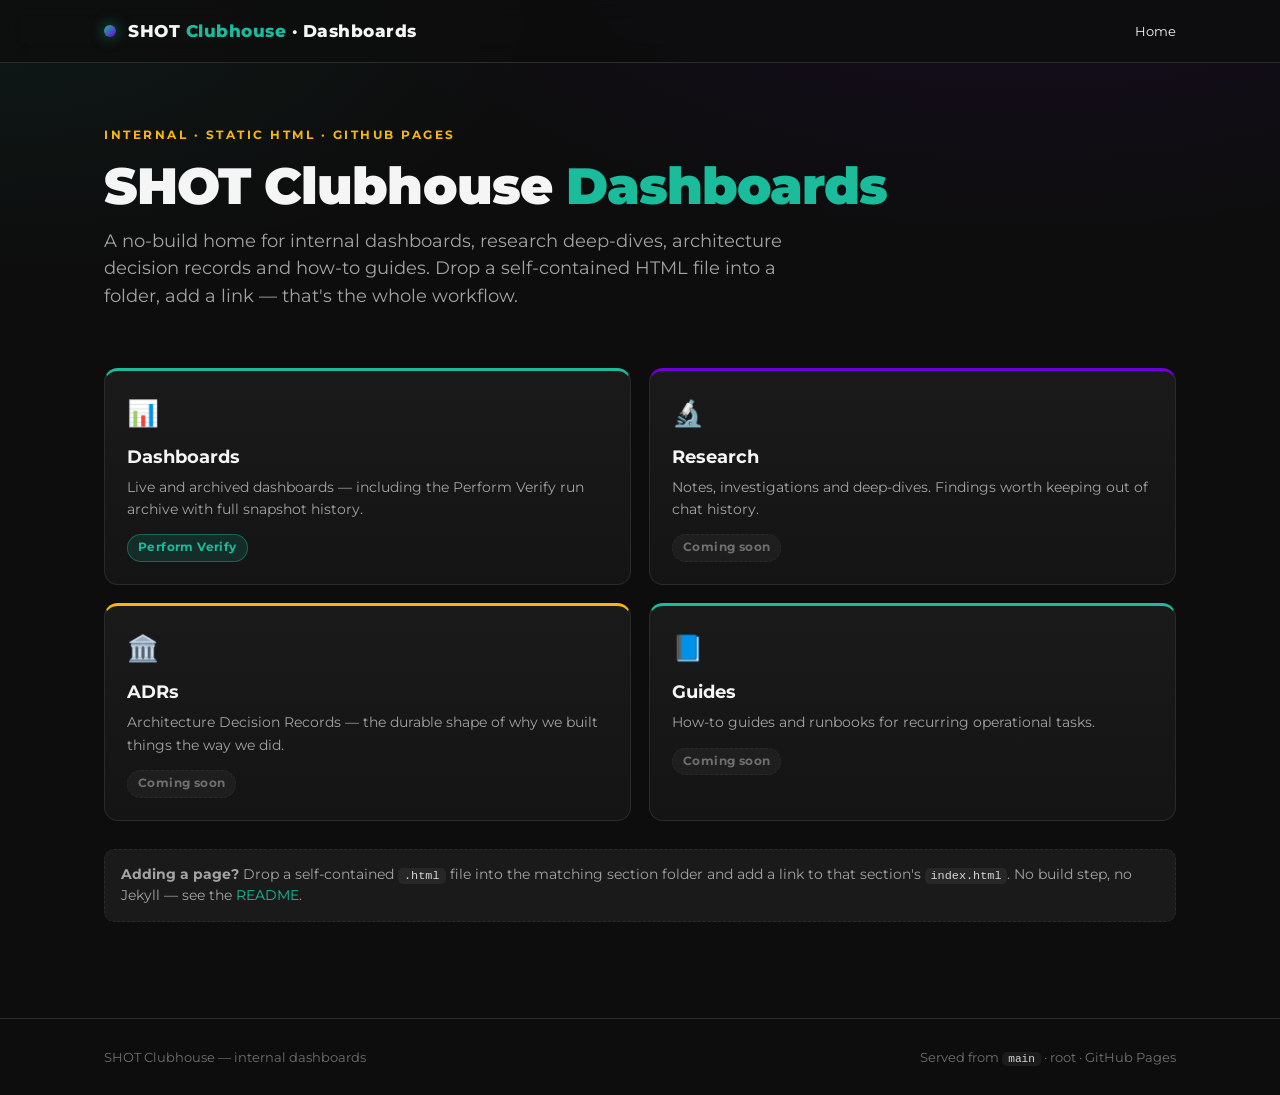
<file: index.html>
<!DOCTYPE html>
<html lang="en">
<head>
<meta charset="UTF-8" />
<meta name="viewport" content="width=device-width, initial-scale=1.0" />
<title>SHOT Clubhouse — Dashboards</title>
<link rel="stylesheet" href="assets/style.css" />
</head>
<body>

<div class="topbar">
  <div class="wrap">
    <div class="brand"><span class="dot"></span><span class="name">SHOT <span>Clubhouse</span> · Dashboards</span></div>
    <div class="crumbs"><span class="here">Home</span></div>
  </div>
</div>

<div class="wrap">
  <section class="hero">
    <div class="eyebrow">Internal · Static HTML · GitHub Pages</div>
    <h1>SHOT Clubhouse <span class="accent">Dashboards</span></h1>
    <p class="lede">A no-build home for internal dashboards, research deep-dives, architecture decision records and how-to guides. Drop a self-contained HTML file into a folder, add a link — that's the whole workflow.</p>
  </section>

  <section class="section">
    <div class="grid cols-2">
      <a class="card accent-teal" href="dashboards/index.html">
        <span class="icon">📊</span>
        <h3>Dashboards</h3>
        <p>Live and archived dashboards — including the Perform Verify run archive with full snapshot history.</p>
        <div class="meta"><span class="pill green">Perform Verify</span></div>
      </a>

      <a class="card accent-purple" href="research/index.html">
        <span class="icon">🔬</span>
        <h3>Research</h3>
        <p>Notes, investigations and deep-dives. Findings worth keeping out of chat history.</p>
        <div class="meta"><span class="pill soon">Coming soon</span></div>
      </a>

      <a class="card accent-gold" href="adrs/index.html">
        <span class="icon">🏛️</span>
        <h3>ADRs</h3>
        <p>Architecture Decision Records — the durable shape of why we built things the way we did.</p>
        <div class="meta"><span class="pill soon">Coming soon</span></div>
      </a>

      <a class="card accent-teal" href="guides/index.html">
        <span class="icon">📘</span>
        <h3>Guides</h3>
        <p>How-to guides and runbooks for recurring operational tasks.</p>
        <div class="meta"><span class="pill soon">Coming soon</span></div>
      </a>
    </div>

    <div class="callout" style="margin-top:28px">
      <b>Adding a page?</b> Drop a self-contained <code>.html</code> file into the matching section folder and add a link to that section's <code>index.html</code>. No build step, no Jekyll — see the <a href="https://github.com/SHOTClubhouse/shotclubhouse_dashboards#readme">README</a>.
    </div>
  </section>
</div>

<footer>
  <div class="wrap">
    <span>SHOT Clubhouse — internal dashboards</span>
    <span>Served from <code>main</code> · root · GitHub Pages</span>
  </div>
</footer>

</body>
</html>
</file>
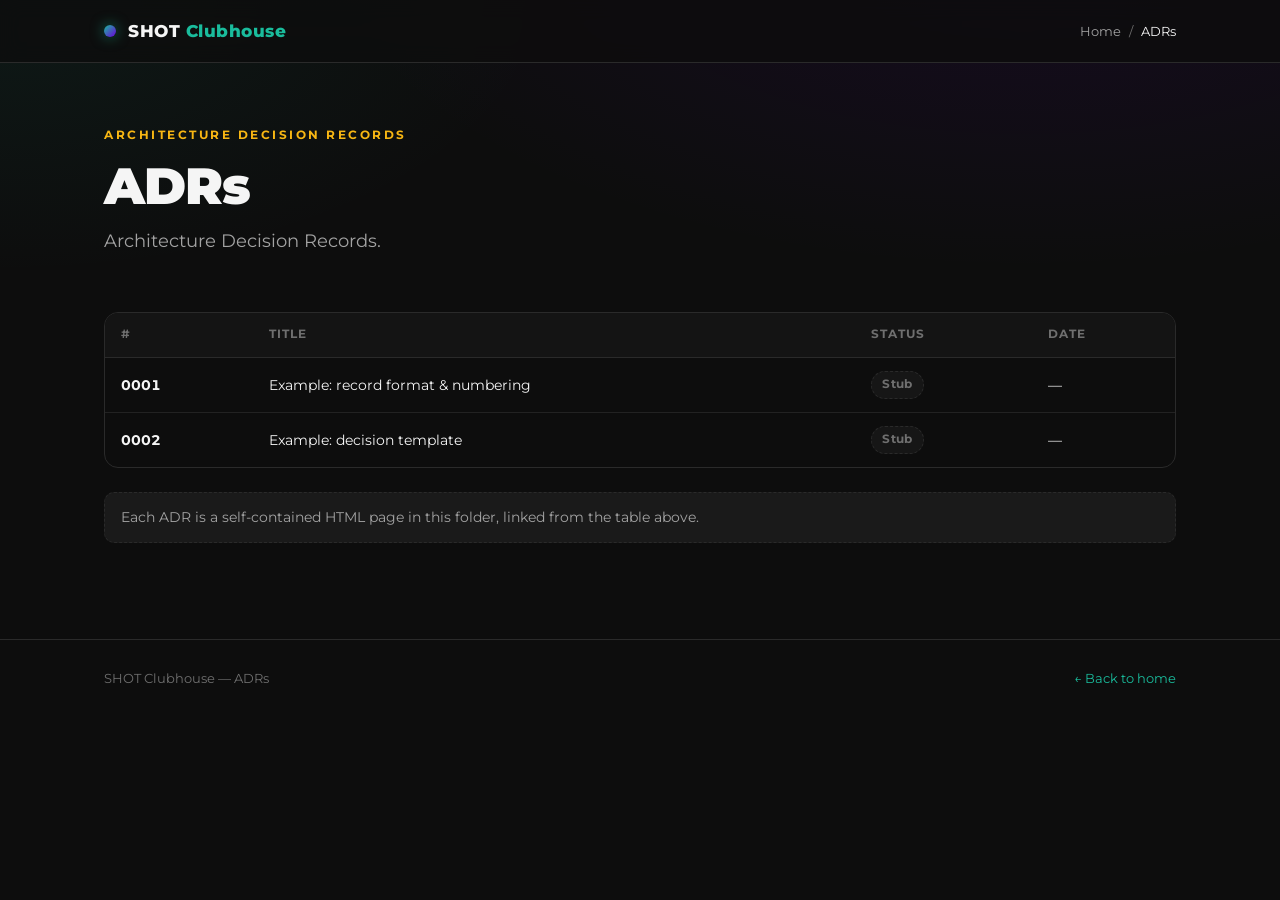
<file: adrs/index.html>
<!DOCTYPE html>
<html lang="en">
<head>
<meta charset="UTF-8" />
<meta name="viewport" content="width=device-width, initial-scale=1.0" />
<title>ADRs — SHOT Clubhouse</title>
<link rel="stylesheet" href="../assets/style.css" />
</head>
<body>

<div class="topbar">
  <div class="wrap">
    <div class="brand"><span class="dot"></span><span class="name">SHOT <span>Clubhouse</span></span></div>
    <div class="crumbs"><a href="../index.html">Home</a><span class="sep">/</span><span class="here">ADRs</span></div>
  </div>
</div>

<div class="wrap">
  <section class="hero">
    <div class="eyebrow">Architecture Decision Records</div>
    <h1>ADRs</h1>
    <p class="lede">Architecture Decision Records.</p>
  </section>

  <section class="section">
    <div class="table-wrap">
      <table>
        <thead><tr><th>#</th><th>Title</th><th>Status</th><th>Date</th></tr></thead>
        <tbody>
          <tr><td class="num">0001</td><td>Example: record format &amp; numbering</td><td><span class="pill soon">Stub</span></td><td>—</td></tr>
          <tr><td class="num">0002</td><td>Example: decision template</td><td><span class="pill soon">Stub</span></td><td>—</td></tr>
        </tbody>
      </table>
    </div>
    <div class="callout" style="margin-top:24px">Each ADR is a self-contained HTML page in this folder, linked from the table above.</div>
  </section>
</div>

<footer>
  <div class="wrap"><span>SHOT Clubhouse — ADRs</span><a href="../index.html">← Back to home</a></div>
</footer>

</body>
</html>
</file>
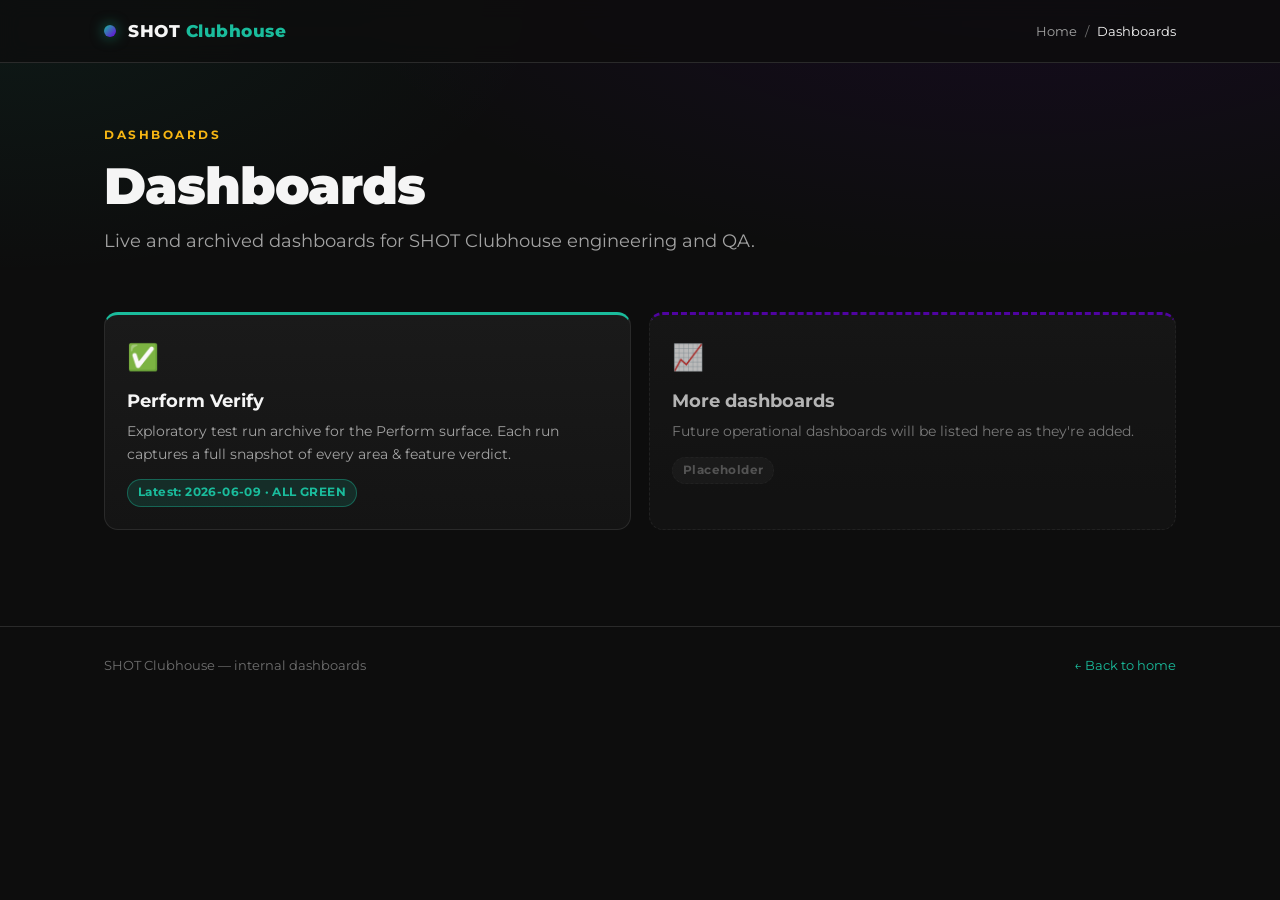
<file: dashboards/index.html>
<!DOCTYPE html>
<html lang="en">
<head>
<meta charset="UTF-8" />
<meta name="viewport" content="width=device-width, initial-scale=1.0" />
<title>Dashboards — SHOT Clubhouse</title>
<link rel="stylesheet" href="../assets/style.css" />
</head>
<body>

<div class="topbar">
  <div class="wrap">
    <div class="brand"><span class="dot"></span><span class="name">SHOT <span>Clubhouse</span></span></div>
    <div class="crumbs"><a href="../index.html">Home</a><span class="sep">/</span><span class="here">Dashboards</span></div>
  </div>
</div>

<div class="wrap">
  <section class="hero">
    <div class="eyebrow">Dashboards</div>
    <h1>Dashboards</h1>
    <p class="lede">Live and archived dashboards for SHOT Clubhouse engineering and QA.</p>
  </section>

  <section class="section">
    <div class="grid cols-2">
      <a class="card accent-teal" href="perform-verify/index.html">
        <span class="icon">✅</span>
        <h3>Perform Verify</h3>
        <p>Exploratory test run archive for the Perform surface. Each run captures a full snapshot of every area &amp; feature verdict.</p>
        <div class="meta"><span class="pill green">Latest: 2026-06-09 · ALL GREEN</span></div>
      </a>

      <div class="card stub accent-purple">
        <span class="icon">📈</span>
        <h3>More dashboards</h3>
        <p>Future operational dashboards will be listed here as they're added.</p>
        <div class="meta"><span class="pill soon">Placeholder</span></div>
      </div>
    </div>
  </section>
</div>

<footer>
  <div class="wrap">
    <span>SHOT Clubhouse — internal dashboards</span>
    <a href="../index.html">← Back to home</a>
  </div>
</footer>

</body>
</html>
</file>
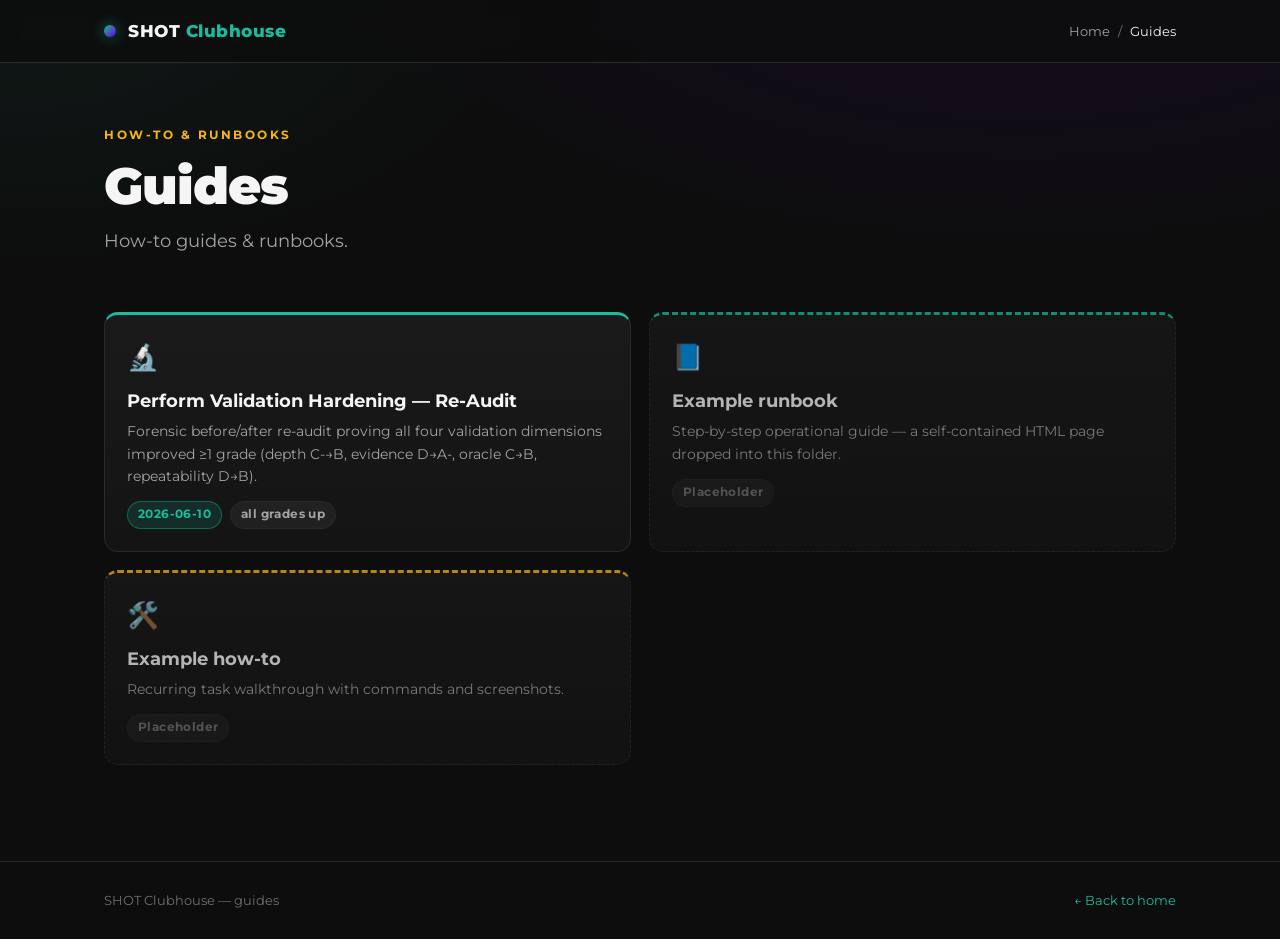
<file: guides/index.html>
<!DOCTYPE html>
<html lang="en">
<head>
<meta charset="UTF-8" />
<meta name="viewport" content="width=device-width, initial-scale=1.0" />
<title>Guides — SHOT Clubhouse</title>
<link rel="stylesheet" href="../assets/style.css" />
</head>
<body>

<div class="topbar">
  <div class="wrap">
    <div class="brand"><span class="dot"></span><span class="name">SHOT <span>Clubhouse</span></span></div>
    <div class="crumbs"><a href="../index.html">Home</a><span class="sep">/</span><span class="here">Guides</span></div>
  </div>
</div>

<div class="wrap">
  <section class="hero">
    <div class="eyebrow">How-to &amp; Runbooks</div>
    <h1>Guides</h1>
    <p class="lede">How-to guides &amp; runbooks.</p>
  </section>

  <section class="section">
    <div class="grid cols-2">
      <a class="card accent-teal" href="perform-hardening-re-audit/index.html">
        <span class="icon">🔬</span>
        <h3>Perform Validation Hardening — Re-Audit</h3>
        <p>Forensic before/after re-audit proving all four validation dimensions improved ≥1 grade (depth C-→B, evidence D→A-, oracle C→B, repeatability D→B).</p>
        <div class="meta"><span class="pill green">2026-06-10</span><span class="pill">all grades up</span></div>
      </a>
      <div class="card stub accent-teal">
        <span class="icon">📘</span>
        <h3>Example runbook</h3>
        <p>Step-by-step operational guide — a self-contained HTML page dropped into this folder.</p>
        <div class="meta"><span class="pill soon">Placeholder</span></div>
      </div>
      <div class="card stub accent-gold">
        <span class="icon">🛠️</span>
        <h3>Example how-to</h3>
        <p>Recurring task walkthrough with commands and screenshots.</p>
        <div class="meta"><span class="pill soon">Placeholder</span></div>
      </div>
    </div>
  </section>
</div>

<footer>
  <div class="wrap"><span>SHOT Clubhouse — guides</span><a href="../index.html">← Back to home</a></div>
</footer>

</body>
</html>
</file>
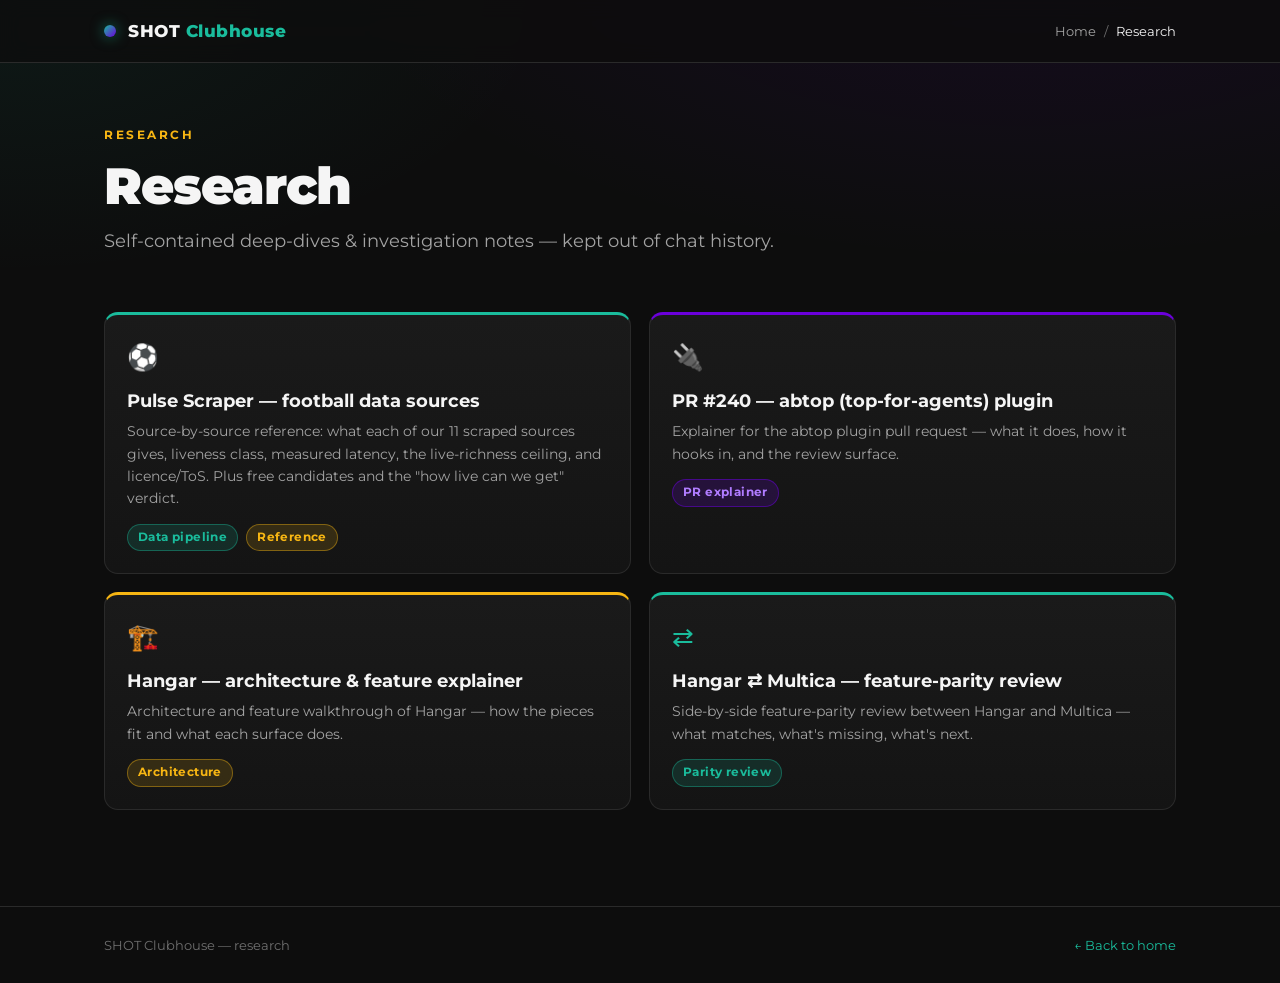
<file: research/index.html>
<!DOCTYPE html>
<html lang="en">
<head>
<meta charset="UTF-8" />
<meta name="viewport" content="width=device-width, initial-scale=1.0" />
<title>Research — SHOT Clubhouse</title>
<link rel="stylesheet" href="../assets/style.css" />
</head>
<body>

<div class="topbar">
  <div class="wrap">
    <div class="brand"><span class="dot"></span><span class="name">SHOT <span>Clubhouse</span></span></div>
    <div class="crumbs"><a href="../index.html">Home</a><span class="sep">/</span><span class="here">Research</span></div>
  </div>
</div>

<div class="wrap">
  <section class="hero">
    <div class="eyebrow">Research</div>
    <h1>Research</h1>
    <p class="lede">Self-contained deep-dives &amp; investigation notes — kept out of chat history.</p>
  </section>

  <section class="section">
    <div class="grid cols-2">

      <a class="card accent-teal" href="pulse-scraper-sources.html">
        <span class="icon">⚽</span>
        <h3>Pulse Scraper — football data sources</h3>
        <p>Source-by-source reference: what each of our 11 scraped sources gives, liveness class, measured latency, the live-richness ceiling, and licence/ToS. Plus free candidates and the "how live can we get" verdict.</p>
        <div class="meta"><span class="pill green">Data pipeline</span><span class="pill gold">Reference</span></div>
      </a>

      <a class="card accent-purple" href="abtop-plugin-explainer.html">
        <span class="icon">🔌</span>
        <h3>PR #240 — abtop (top-for-agents) plugin</h3>
        <p>Explainer for the abtop plugin pull request — what it does, how it hooks in, and the review surface.</p>
        <div class="meta"><span class="pill purple">PR explainer</span></div>
      </a>

      <a class="card accent-gold" href="hangar-architecture.html">
        <span class="icon">🏗️</span>
        <h3>Hangar — architecture &amp; feature explainer</h3>
        <p>Architecture and feature walkthrough of Hangar — how the pieces fit and what each surface does.</p>
        <div class="meta"><span class="pill gold">Architecture</span></div>
      </a>

      <a class="card accent-teal" href="hangar-parity-review.html">
        <span class="icon">⇄</span>
        <h3>Hangar ⇄ Multica — feature-parity review</h3>
        <p>Side-by-side feature-parity review between Hangar and Multica — what matches, what's missing, what's next.</p>
        <div class="meta"><span class="pill green">Parity review</span></div>
      </a>

    </div>
  </section>
</div>

<footer>
  <div class="wrap"><span>SHOT Clubhouse — research</span><a href="../index.html">← Back to home</a></div>
</footer>

</body>
</html>
</file>
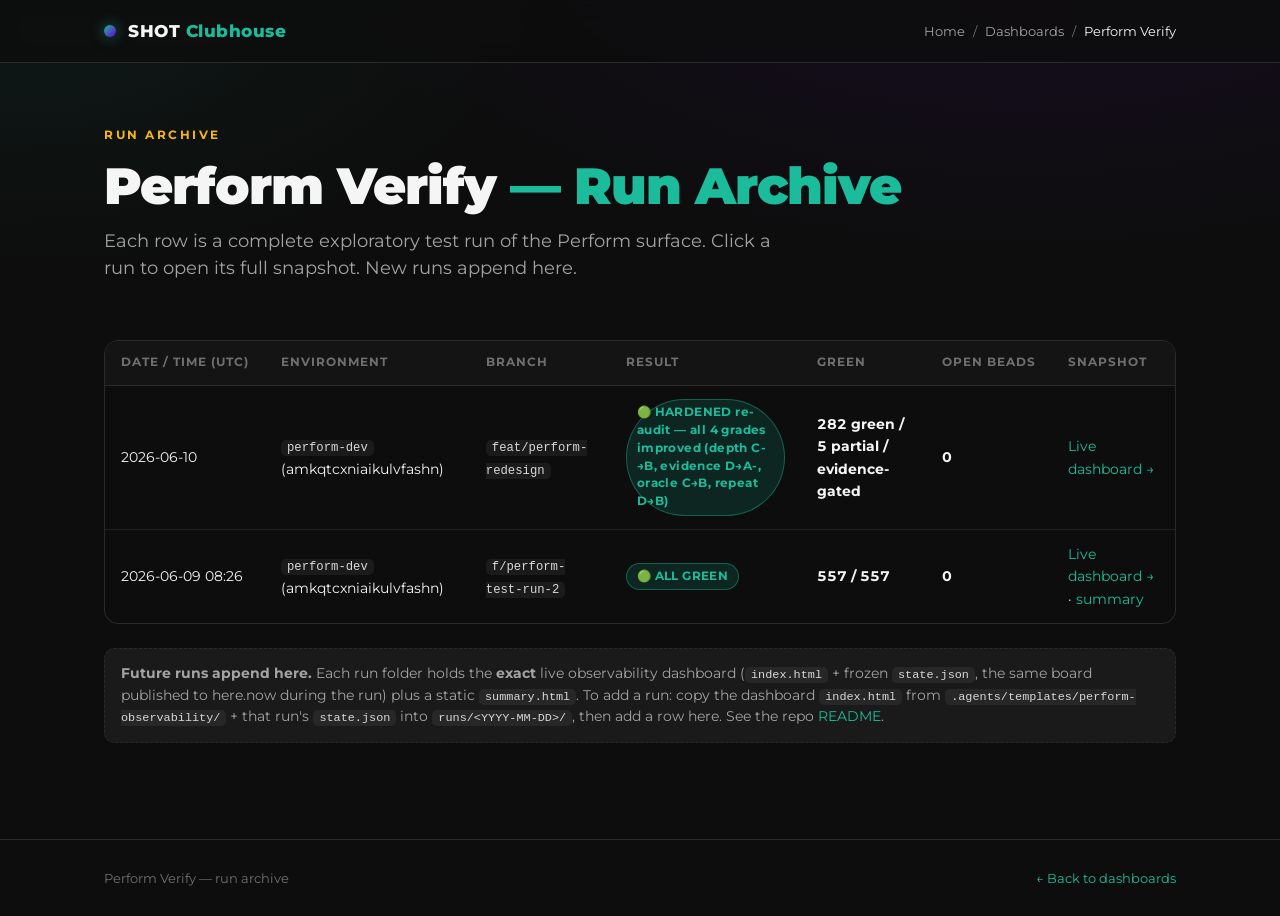
<file: dashboards/perform-verify/index.html>
<!DOCTYPE html>
<html lang="en">
<head>
<meta charset="UTF-8" />
<meta name="viewport" content="width=device-width, initial-scale=1.0" />
<title>Perform Verify — Run Archive</title>
<link rel="stylesheet" href="../../assets/style.css" />
</head>
<body>

<div class="topbar">
  <div class="wrap">
    <div class="brand"><span class="dot"></span><span class="name">SHOT <span>Clubhouse</span></span></div>
    <div class="crumbs"><a href="../../index.html">Home</a><span class="sep">/</span><a href="../index.html">Dashboards</a><span class="sep">/</span><span class="here">Perform Verify</span></div>
  </div>
</div>

<div class="wrap">
  <section class="hero">
    <div class="eyebrow">Run Archive</div>
    <h1>Perform Verify <span class="accent">— Run Archive</span></h1>
    <p class="lede">Each row is a complete exploratory test run of the Perform surface. Click a run to open its full snapshot. New runs append here.</p>
  </section>

  <section class="section">
    <div class="table-wrap">
      <table>
        <thead>
          <tr>
            <th>Date / Time (UTC)</th>
            <th>Environment</th>
            <th>Branch</th>
            <th>Result</th>
            <th>Green</th>
            <th>Open beads</th>
            <th>Snapshot</th>
          </tr>
        </thead>
        <tbody>
          <tr>
            <td>2026-06-10</td>
            <td><code>perform-dev</code> (amkqtcxniaikulvfashn)</td>
            <td><code>feat/perform-redesign</code></td>
            <td><span class="pill green">🟢 HARDENED re-audit — all 4 grades improved (depth C-→B, evidence D→A-, oracle C→B, repeat D→B)</span></td>
            <td class="num">282 green / 5 partial / evidence-gated</td>
            <td class="num">0</td>
            <td><a href="runs/2026-06-10-hardened/index.html">Live dashboard →</a></td>
          </tr>
          <tr>
            <td>2026-06-09 08:26</td>
            <td><code>perform-dev</code> (amkqtcxniaikulvfashn)</td>
            <td><code>f/perform-test-run-2</code></td>
            <td><span class="pill green">🟢 ALL GREEN</span></td>
            <td class="num">557 / 557</td>
            <td class="num">0</td>
            <td><a href="runs/2026-06-09/index.html">Live dashboard →</a> · <a href="runs/2026-06-09/summary.html">summary</a></td>
          </tr>
        </tbody>
      </table>
    </div>

    <div class="callout" style="margin-top:24px">
      <b>Future runs append here.</b> Each run folder holds the <b>exact</b> live observability dashboard (<code>index.html</code> + frozen <code>state.json</code>, the same board published to here.now during the run) plus a static <code>summary.html</code>. To add a run: copy the dashboard <code>index.html</code> from <code>.agents/templates/perform-observability/</code> + that run's <code>state.json</code> into <code>runs/&lt;YYYY-MM-DD&gt;/</code>, then add a row here. See the repo <a href="https://github.com/SHOTClubhouse/shotclubhouse_dashboards#readme">README</a>.
    </div>
  </section>
</div>

<footer>
  <div class="wrap">
    <span>Perform Verify — run archive</span>
    <a href="../index.html">← Back to dashboards</a>
  </div>
</footer>

</body>
</html>
</file>
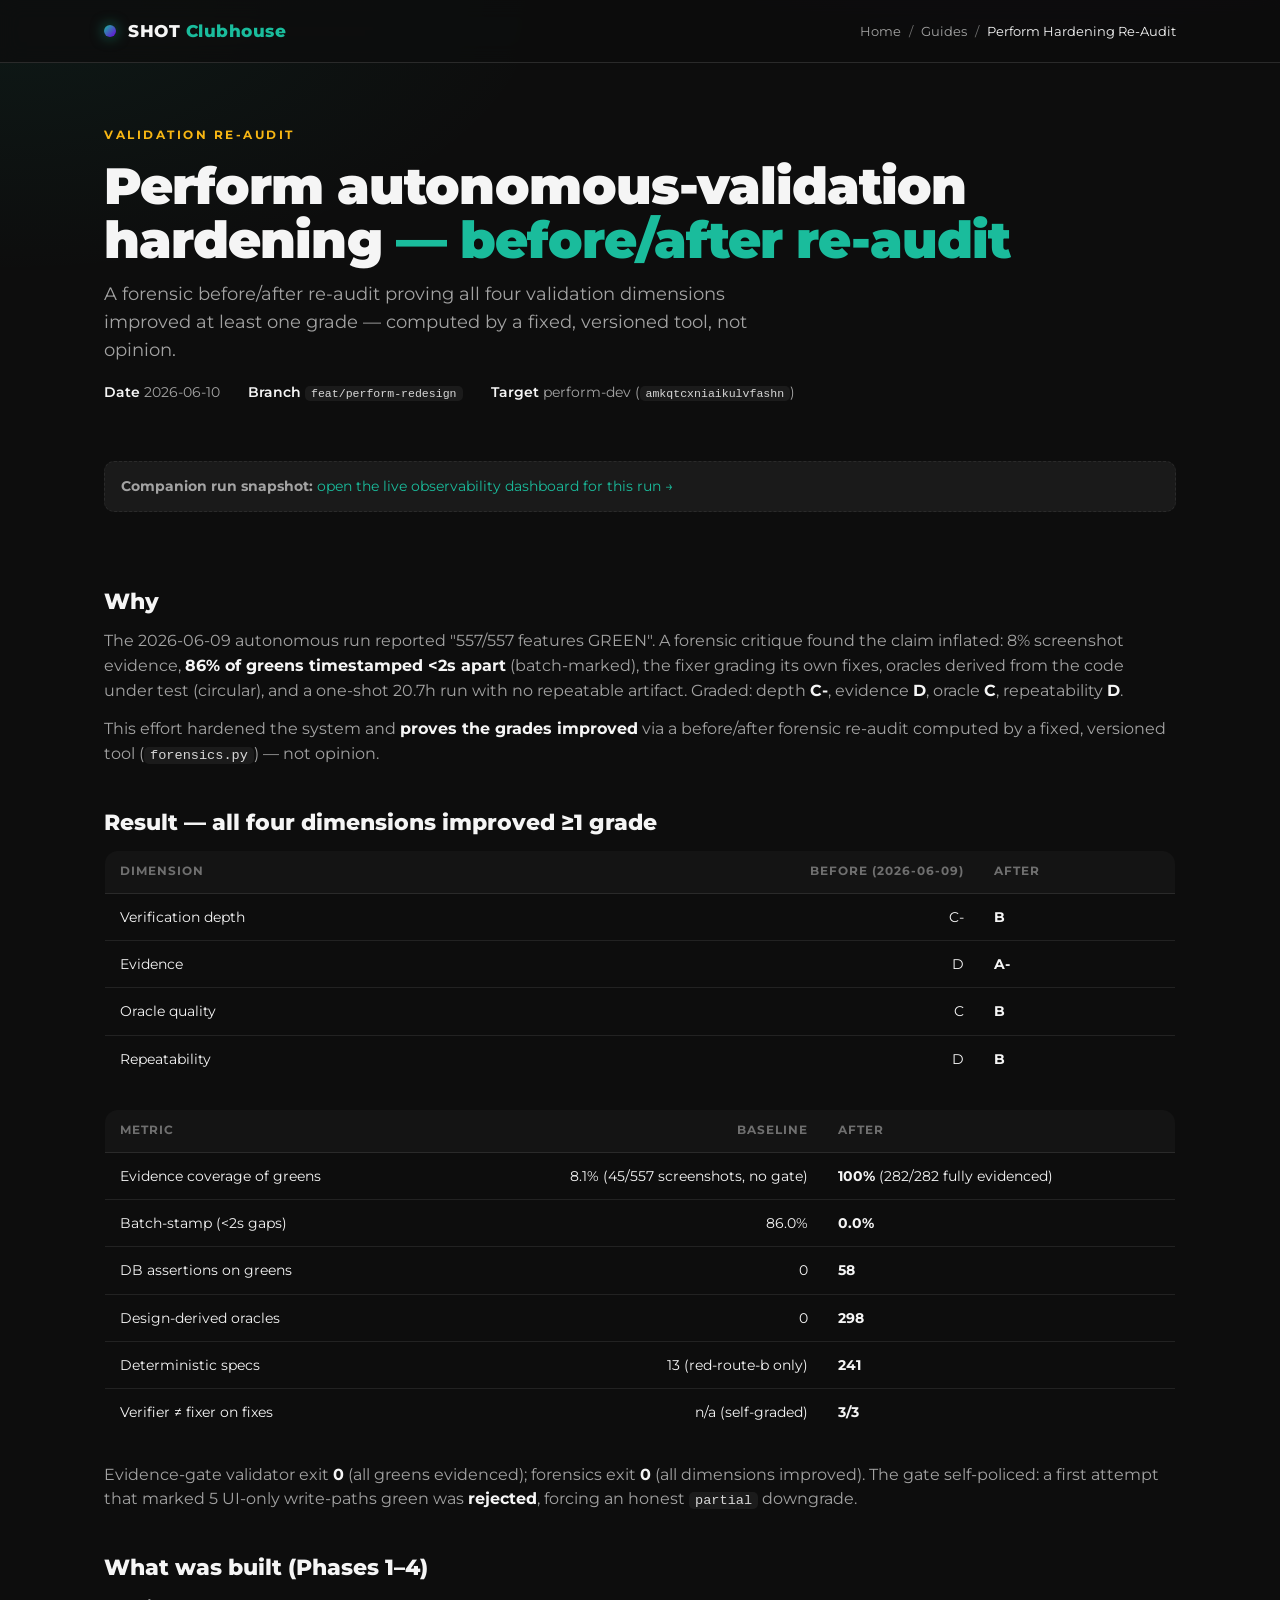
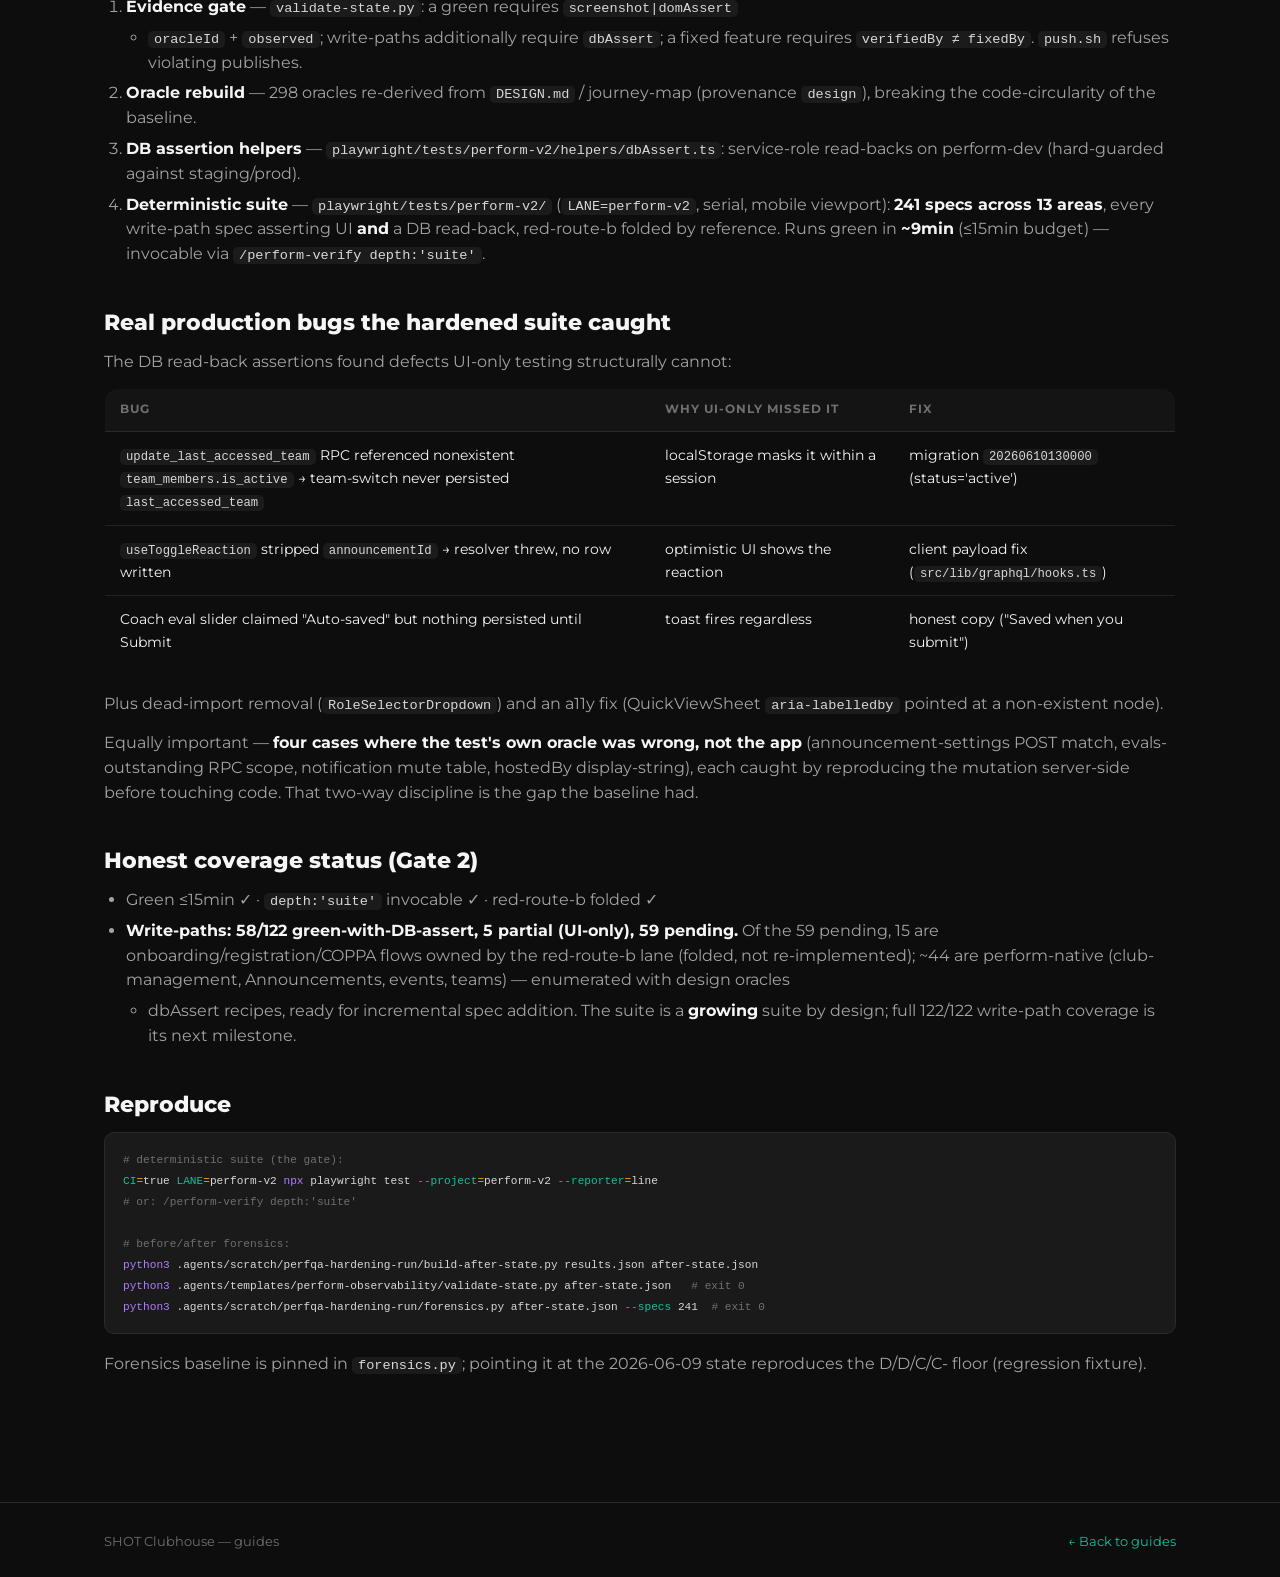
<file: guides/perform-hardening-re-audit/index.html>
<!DOCTYPE html>
<html lang="en">
<head>
<meta charset="UTF-8" />
<meta name="viewport" content="width=device-width, initial-scale=1.0" />
<title>Perform Validation Hardening — Re-Audit 2026-06-10 — SHOT Clubhouse</title>
<link rel="stylesheet" href="../../assets/style.css" />
<style>
  .prose { padding: 8px 0 16px; }
  .prose h2 { font-size: 1.4rem; font-weight: 800; margin: 38px 0 10px; color: var(--text); }
  .prose p { color: var(--text-muted); margin: 0 0 14px; }
  .prose strong { color: var(--text); font-weight: 700; }
  .prose ul, .prose ol { color: var(--text-muted); margin: 0 0 16px; padding-left: 22px; }
  .prose li { margin: 6px 0; }
  .prose ul ul, .prose ol ul { margin: 6px 0; }
  .prose table {
    width: 100%; border-collapse: collapse; font-size: .9rem;
    margin: 10px 0 26px; border: 1px solid var(--border); border-radius: var(--radius); overflow: hidden;
  }
  .prose thead th {
    text-align: left; padding: 12px 15px; font-size: .72rem; text-transform: uppercase;
    letter-spacing: 1px; color: var(--text-dim); background: var(--surface);
    border-bottom: 1px solid var(--border); white-space: nowrap;
  }
  .prose tbody td { padding: 12px 15px; border-bottom: 1px solid var(--border-soft); color: var(--text); vertical-align: top; }
  .prose tbody tr:last-child td { border-bottom: none; }
  .prose tbody tr:hover td { background: var(--surface-hover); }
  .prose pre {
    background: var(--surface-elevated); border: 1px solid var(--border);
    border-radius: var(--radius-sm); padding: 16px 18px; overflow-x: auto;
    font-size: .82rem; line-height: 1.6; margin: 0 0 18px;
  }
  .prose pre code { background: none; padding: 0; color: #d8d8d8; }
  .prose pre .co { color: var(--text-dim); }
  .prose pre .va, .prose pre .at { color: var(--teal); }
  .prose pre .ex { color: #b07cff; }
  .prose pre .op, .prose pre .st { color: var(--gold); }
  .prose pre a { color: inherit; text-decoration: none; pointer-events: none; }
</style>
</head>
<body>

<div class="topbar">
  <div class="wrap">
    <div class="brand"><span class="dot"></span><span class="name">SHOT <span>Clubhouse</span></span></div>
    <div class="crumbs"><a href="../../index.html">Home</a><span class="sep">/</span><a href="../index.html">Guides</a><span class="sep">/</span><span class="here">Perform Hardening Re-Audit</span></div>
  </div>
</div>

<div class="wrap">
  <section class="hero">
    <div class="eyebrow">Validation Re-Audit</div>
    <h1>Perform autonomous-validation hardening <span class="accent">— before/after re-audit</span></h1>
    <p class="lede">A forensic before/after re-audit proving all four validation dimensions improved at least one grade — computed by a fixed, versioned tool, not opinion.</p>
    <div class="meta-grid" style="margin-top:18px">
      <span><b>Date</b> 2026-06-10</span>
      <span><b>Branch</b> <code>feat/perform-redesign</code></span>
      <span><b>Target</b> perform-dev (<code>amkqtcxniaikulvfashn</code>)</span>
    </div>
  </section>

  <section class="section">
    <div class="callout" style="margin-bottom:26px">
      <b>Companion run snapshot:</b> <a href="../../dashboards/perform-verify/runs/2026-06-10-hardened/index.html">open the live observability dashboard for this run →</a>
    </div>
    <div class="prose">
<h2 id="why">Why</h2>
<p>The 2026-06-09 autonomous run reported "557/557 features GREEN". A
forensic critique found the claim inflated: 8% screenshot evidence,
<strong>86% of greens timestamped &lt;2s apart</strong> (batch-marked),
the fixer grading its own fixes, oracles derived from the code under
test (circular), and a one-shot 20.7h run with no repeatable artifact.
Graded: depth <strong>C-</strong>, evidence <strong>D</strong>, oracle
<strong>C</strong>, repeatability <strong>D</strong>.</p>
<p>This effort hardened the system and <strong>proves the grades
improved</strong> via a before/after forensic re-audit computed by a
fixed, versioned tool (<code>forensics.py</code>) — not opinion.</p>
<h2 id="result--all-four-dimensions-improved-1-grade">Result — all four
dimensions improved ≥1 grade</h2>
<table>
<thead>
<tr class="header">
<th>Dimension</th>
<th style="text-align: right;">Before (2026-06-09)</th>
<th style="text-align: left;">After</th>
</tr>
</thead>
<tbody>
<tr class="odd">
<td>Verification depth</td>
<td style="text-align: right;">C-</td>
<td style="text-align: left;"><strong>B</strong></td>
</tr>
<tr class="even">
<td>Evidence</td>
<td style="text-align: right;">D</td>
<td style="text-align: left;"><strong>A-</strong></td>
</tr>
<tr class="odd">
<td>Oracle quality</td>
<td style="text-align: right;">C</td>
<td style="text-align: left;"><strong>B</strong></td>
</tr>
<tr class="even">
<td>Repeatability</td>
<td style="text-align: right;">D</td>
<td style="text-align: left;"><strong>B</strong></td>
</tr>
</tbody>
</table>
<table>
<thead>
<tr class="header">
<th>Metric</th>
<th style="text-align: right;">Baseline</th>
<th style="text-align: left;">After</th>
</tr>
</thead>
<tbody>
<tr class="odd">
<td>Evidence coverage of greens</td>
<td style="text-align: right;">8.1% (45/557 screenshots, no gate)</td>
<td style="text-align: left;"><strong>100%</strong> (282/282 fully
evidenced)</td>
</tr>
<tr class="even">
<td>Batch-stamp (&lt;2s gaps)</td>
<td style="text-align: right;">86.0%</td>
<td style="text-align: left;"><strong>0.0%</strong></td>
</tr>
<tr class="odd">
<td>DB assertions on greens</td>
<td style="text-align: right;">0</td>
<td style="text-align: left;"><strong>58</strong></td>
</tr>
<tr class="even">
<td>Design-derived oracles</td>
<td style="text-align: right;">0</td>
<td style="text-align: left;"><strong>298</strong></td>
</tr>
<tr class="odd">
<td>Deterministic specs</td>
<td style="text-align: right;">13 (red-route-b only)</td>
<td style="text-align: left;"><strong>241</strong></td>
</tr>
<tr class="even">
<td>Verifier ≠ fixer on fixes</td>
<td style="text-align: right;">n/a (self-graded)</td>
<td style="text-align: left;"><strong>3/3</strong></td>
</tr>
</tbody>
</table>
<p>Evidence-gate validator exit <strong>0</strong> (all greens
evidenced); forensics exit <strong>0</strong> (all dimensions improved).
The gate self-policed: a first attempt that marked 5 UI-only write-paths
green was <strong>rejected</strong>, forcing an honest
<code>partial</code> downgrade.</p>
<h2 id="what-was-built-phases-14">What was built (Phases 1–4)</h2>
<ol type="1">
<li><strong>Evidence gate</strong> — <code>validate-state.py</code>: a
green requires <code>screenshot|domAssert</code>
<ul>
<li><code>oracleId</code> + <code>observed</code>; write-paths
additionally require <code>dbAssert</code>; a fixed feature requires
<code>verifiedBy ≠ fixedBy</code>. <code>push.sh</code> refuses
violating publishes.</li>
</ul></li>
<li><strong>Oracle rebuild</strong> — 298 oracles re-derived from
<code>DESIGN.md</code> / journey-map (provenance <code>design</code>),
breaking the code-circularity of the baseline.</li>
<li><strong>DB assertion helpers</strong> —
<code>playwright/tests/perform-v2/helpers/dbAssert.ts</code>:
service-role read-backs on perform-dev (hard-guarded against
staging/prod).</li>
<li><strong>Deterministic suite</strong> —
<code>playwright/tests/perform-v2/</code> (<code>LANE=perform-v2</code>,
serial, mobile viewport): <strong>241 specs across 13 areas</strong>,
every write-path spec asserting UI <strong>and</strong> a DB read-back,
red-route-b folded by reference. Runs green in <strong>~9min</strong>
(≤15min budget) — invocable via
<code>/perform-verify depth:'suite'</code>.</li>
</ol>
<h2 id="real-production-bugs-the-hardened-suite-caught">Real production
bugs the hardened suite caught</h2>
<p>The DB read-back assertions found defects UI-only testing
structurally cannot:</p>
<table>
<thead>
<tr class="header">
<th>Bug</th>
<th>Why UI-only missed it</th>
<th>Fix</th>
</tr>
</thead>
<tbody>
<tr class="odd">
<td><code>update_last_accessed_team</code> RPC referenced nonexistent
<code>team_members.is_active</code> → team-switch never persisted
<code>last_accessed_team</code></td>
<td>localStorage masks it within a session</td>
<td>migration <code>20260610130000</code> (status='active')</td>
</tr>
<tr class="even">
<td><code>useToggleReaction</code> stripped <code>announcementId</code>
→ resolver threw, no row written</td>
<td>optimistic UI shows the reaction</td>
<td>client payload fix (<code>src/lib/graphql/hooks.ts</code>)</td>
</tr>
<tr class="odd">
<td>Coach eval slider claimed "Auto-saved" but nothing persisted until
Submit</td>
<td>toast fires regardless</td>
<td>honest copy ("Saved when you submit")</td>
</tr>
</tbody>
</table>
<p>Plus dead-import removal (<code>RoleSelectorDropdown</code>) and an
a11y fix (QuickViewSheet <code>aria-labelledby</code> pointed at a
non-existent node).</p>
<p>Equally important — <strong>four cases where the test's own oracle
was wrong, not the app</strong> (announcement-settings POST match,
evals-outstanding RPC scope, notification mute table, hostedBy
display-string), each caught by reproducing the mutation server-side
before touching code. That two-way discipline is the gap the baseline
had.</p>
<h2 id="honest-coverage-status-gate-2">Honest coverage status (Gate
2)</h2>
<ul>
<li>Green ≤15min ✓ · <code>depth:'suite'</code> invocable ✓ ·
red-route-b folded ✓</li>
<li><strong>Write-paths: 58/122 green-with-DB-assert, 5 partial
(UI-only), 59 pending.</strong> Of the 59 pending, 15 are
onboarding/registration/COPPA flows owned by the red-route-b lane
(folded, not re-implemented); ~44 are perform-native (club-management,
Announcements, events, teams) — enumerated with design oracles
<ul>
<li>dbAssert recipes, ready for incremental spec addition. The suite is
a <strong>growing</strong> suite by design; full 122/122 write-path
coverage is its next milestone.</li>
</ul></li>
</ul>
<h2 id="reproduce">Reproduce</h2>
<div class="sourceCode" id="cb1"><pre
class="sourceCode bash"><code class="sourceCode bash"><span id="cb1-1"><a href="#cb1-1" aria-hidden="true" tabindex="-1"></a><span class="co"># deterministic suite (the gate):</span></span>
<span id="cb1-2"><a href="#cb1-2" aria-hidden="true" tabindex="-1"></a><span class="va">CI</span><span class="op">=</span>true <span class="va">LANE</span><span class="op">=</span>perform-v2 <span class="ex">npx</span> playwright test <span class="at">--project</span><span class="op">=</span>perform-v2 <span class="at">--reporter</span><span class="op">=</span>line</span>
<span id="cb1-3"><a href="#cb1-3" aria-hidden="true" tabindex="-1"></a><span class="co"># or: /perform-verify depth:&#39;suite&#39;</span></span>
<span id="cb1-4"><a href="#cb1-4" aria-hidden="true" tabindex="-1"></a></span>
<span id="cb1-5"><a href="#cb1-5" aria-hidden="true" tabindex="-1"></a><span class="co"># before/after forensics:</span></span>
<span id="cb1-6"><a href="#cb1-6" aria-hidden="true" tabindex="-1"></a><span class="ex">python3</span> .agents/scratch/perfqa-hardening-run/build-after-state.py results.json after-state.json</span>
<span id="cb1-7"><a href="#cb1-7" aria-hidden="true" tabindex="-1"></a><span class="ex">python3</span> .agents/templates/perform-observability/validate-state.py after-state.json   <span class="co"># exit 0</span></span>
<span id="cb1-8"><a href="#cb1-8" aria-hidden="true" tabindex="-1"></a><span class="ex">python3</span> .agents/scratch/perfqa-hardening-run/forensics.py after-state.json <span class="at">--specs</span> 241  <span class="co"># exit 0</span></span></code></pre></div>
<p>Forensics baseline is pinned in <code>forensics.py</code>; pointing
it at the 2026-06-09 state reproduces the D/D/C/C- floor (regression
fixture).</p>
    </div>
  </section>
</div>

<footer>
  <div class="wrap">
    <span>SHOT Clubhouse — guides</span>
    <a href="../index.html">← Back to guides</a>
  </div>
</footer>

</body>
</html>
</file>
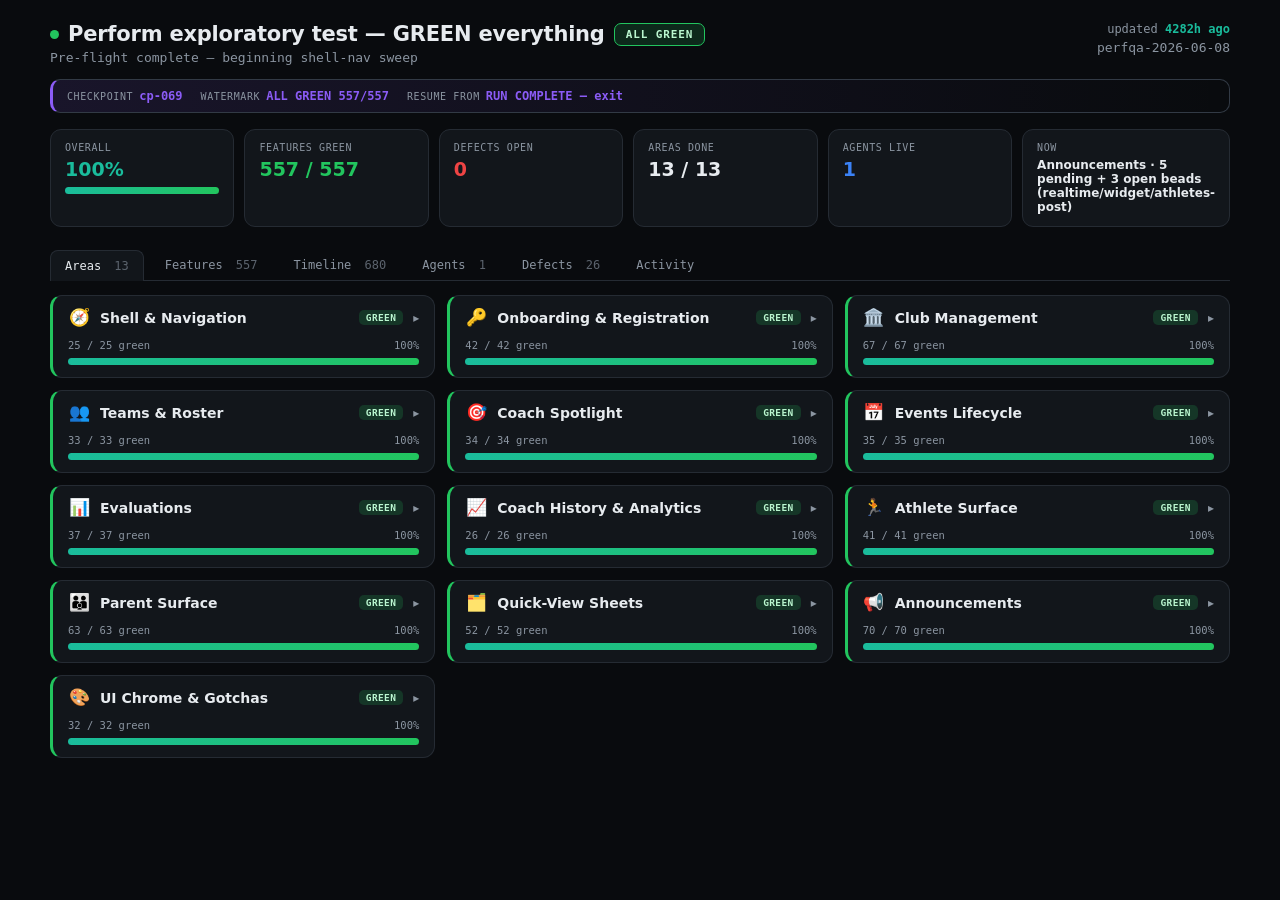
<file: dashboards/perform-verify/runs/2026-06-09/index.html>
<!DOCTYPE html>
<html lang="en">
<head>
<meta charset="UTF-8">
<meta name="viewport" content="width=device-width, initial-scale=1.0">
<title>Perform QA — Live Observability</title>
<!--
  ABOUTME: Live observability dashboard for the Perform exploratory test run.
  Polls ./state.json every 4s and renders: an overall GREEN/RED verdict, an
  area-card grid (click to expand into per-feature rows with screenshots /
  recordings / bead links), a horizontal execution timeline with agent lanes,
  an agent roster, the defect->bead->fix->commit ledger, and a live log. The
  checkpoint/watermark banner makes recovery state visible. This file is the
  TEMPLATE — the test orchestrator copies it next to a state.json it owns and
  publishes both via push.sh. The whole dashboard is driven by state.json; this
  HTML never needs editing per-run. See README.md + state.schema.json.
-->
<style>
  :root{
    --bg:#090b0e; --panel:#12161b; --panel2:#1a1f26; --panel3:#222933; --line:#252b33; --line2:#323a45;
    --txt:#e7ebef; --mut:#8b95a1; --dim:#5b636d;
    --teal:#1ABC9C; --purple:#8b5cf6; --gold:#F7B613; --red:#ef4444; --amber:#f59e0b; --blue:#3b82f6; --green:#22c55e;
    --mono:ui-monospace,'SF Mono',Menlo,monospace; --sans:system-ui,-apple-system,'Segoe UI',Roboto,sans-serif;
  }
  *{margin:0;padding:0;box-sizing:border-box}
  body{background:var(--bg);color:var(--txt);font-family:var(--sans);padding:22px 18px 70px;-webkit-font-smoothing:antialiased}
  .wrap{max-width:1180px;margin:0 auto}
  a{color:var(--teal);text-decoration:none} a:hover{text-decoration:underline}
  /* header */
  header{display:flex;align-items:flex-start;justify-content:space-between;flex-wrap:wrap;gap:14px}
  h1{font-size:21px;font-weight:700;letter-spacing:-0.01em;display:flex;align-items:center;gap:9px}
  .verdict{font-family:var(--mono);font-size:11px;font-weight:700;text-transform:uppercase;letter-spacing:.08em;padding:4px 11px;border-radius:7px;border:1px solid var(--line2)}
  .verdict.green{background:rgba(34,197,94,.16);color:#bbf7d0;border-color:var(--green)}
  .verdict.red{background:rgba(239,68,68,.16);color:#fecaca;border-color:var(--red)}
  .verdict.testing{background:rgba(59,130,246,.16);color:#bfdbfe;border-color:var(--blue);animation:pulse 1.6s infinite}
  .verdict.pending{background:var(--panel2);color:var(--mut)}
  .sub{color:var(--mut);font-size:13px;font-family:var(--mono);margin-top:4px}
  .updated{font-family:var(--mono);font-size:12px;color:var(--mut);text-align:right}
  .updated b{color:var(--teal)}
  @keyframes pulse{0%,100%{opacity:1}50%{opacity:.4}}
  .dot{width:9px;height:9px;border-radius:50%;background:var(--green);animation:pulse 1.6s infinite;flex-shrink:0}
  /* checkpoint banner */
  .ckpt{margin:14px 0 4px;background:linear-gradient(90deg,rgba(139,92,246,.12),transparent);border:1px solid var(--line2);border-left:3px solid var(--purple);border-radius:10px;padding:9px 14px;display:flex;gap:18px;flex-wrap:wrap;align-items:center;font-family:var(--mono);font-size:12px}
  .ckpt .k{color:var(--mut);text-transform:uppercase;font-size:10px;letter-spacing:.06em;margin-right:6px}
  .ckpt b{color:var(--purple)}
  /* stat row */
  .stats{display:grid;grid-template-columns:repeat(6,1fr);gap:10px;margin:16px 0}
  @media(max-width:820px){.stats{grid-template-columns:repeat(3,1fr)}}
  .stat{background:var(--panel);border:1px solid var(--line);border-radius:11px;padding:12px 14px}
  .stat .k{font-family:var(--mono);font-size:10px;text-transform:uppercase;letter-spacing:.06em;color:var(--mut);margin-bottom:5px}
  .stat .v{font-size:19px;font-weight:700} .stat .v.teal{color:var(--teal)} .stat .v.red{color:var(--red)} .stat .v.blue{color:var(--blue)} .stat .v.green{color:var(--green)}
  .progress{height:7px;background:var(--panel2);border-radius:999px;overflow:hidden;margin-top:7px}
  .progress .bar{height:100%;background:linear-gradient(90deg,var(--teal),var(--green));transition:width .6s}
  /* tabs */
  .tabs{display:flex;gap:6px;margin:22px 0 14px;flex-wrap:wrap;border-bottom:1px solid var(--line);padding-bottom:0}
  .tab{font-family:var(--mono);font-size:12px;padding:8px 14px;border-radius:8px 8px 0 0;cursor:pointer;color:var(--mut);border:1px solid transparent;border-bottom:none;user-select:none}
  .tab:hover{color:var(--txt)}
  .tab.active{color:var(--txt);background:var(--panel);border-color:var(--line);position:relative;top:1px}
  .tab .ct{color:var(--dim);margin-left:6px}
  .pane{display:none} .pane.active{display:block}
  /* area cards */
  .areas{display:grid;grid-template-columns:repeat(auto-fill,minmax(330px,1fr));gap:12px}
  .area{background:var(--panel);border:1px solid var(--line);border-radius:12px;overflow:hidden;transition:border-color .2s}
  .area:hover{border-color:var(--line2)}
  .area.green{border-left:3px solid var(--green)} .area.red{border-left:3px solid var(--red)} .area.testing{border-left:3px solid var(--blue)} .area.pending{border-left:3px solid var(--dim)} .area.partial{border-left:3px solid var(--amber)}
  .area .head{display:flex;align-items:center;gap:10px;padding:13px 15px;cursor:pointer;user-select:none}
  .area .ico{font-size:17px;line-height:1;width:22px;text-align:center}
  .area .nm{font-weight:600;font-size:14px;flex:1;min-width:0}
  .area .pill{font-family:var(--mono);font-size:9.5px;font-weight:700;text-transform:uppercase;padding:2px 7px;border-radius:5px;letter-spacing:.04em}
  .pill.green{background:rgba(34,197,94,.18);color:#bbf7d0} .pill.red{background:rgba(239,68,68,.18);color:#fca5a5} .pill.testing{background:rgba(59,130,246,.18);color:#bfdbfe} .pill.pending{background:var(--panel2);color:var(--mut)} .pill.partial{background:rgba(245,158,11,.18);color:#fcd34d} .pill.blocked{background:rgba(245,158,11,.18);color:#fcd34d}
  .area .chev{color:var(--mut);font-size:12px;transition:transform .2s} .area.open .chev{transform:rotate(90deg)}
  .area .barwrap{padding:0 15px 12px} .area .cnt{font-family:var(--mono);font-size:10.5px;color:var(--mut);margin-bottom:5px;display:flex;justify-content:space-between}
  .area .feats{display:none;border-top:1px solid var(--line);background:var(--bg)} .area.open .feats{display:block}
  /* feature row */
  .feat{padding:11px 15px;border-bottom:1px solid var(--line);display:flex;gap:11px;align-items:flex-start}
  .feat:last-child{border-bottom:none}
  .feat .st{font-size:14px;line-height:1.3;width:16px;text-align:center;flex-shrink:0}
  .st.green{color:var(--green)} .st.red{color:var(--red)} .st.testing{color:var(--blue)} .st.pending{color:var(--dim)} .st.blocked{color:var(--amber)}
  .feat .body{flex:1;min-width:0}
  .feat .fn{font-size:13px;font-weight:500;display:flex;align-items:center;gap:7px;flex-wrap:wrap}
  .feat .roles{display:flex;gap:4px}
  .role{font-family:var(--mono);font-size:8.5px;font-weight:700;text-transform:uppercase;padding:1px 5px;border-radius:4px;letter-spacing:.03em}
  .role.coach{background:rgba(26,188,156,.16);color:var(--teal)} .role.athlete{background:rgba(139,92,246,.16);color:#c4b5fd} .role.parent{background:rgba(247,182,19,.16);color:var(--gold)} .role.minor{background:rgba(247,182,19,.10);color:#fcd34d} .role.superadmin,.role.any{background:var(--panel2);color:var(--mut)}
  .feat .meta{font-family:var(--mono);font-size:10.5px;color:var(--mut);margin-top:3px;word-break:break-word}
  .feat .exp{font-size:11.5px;color:var(--dim);margin-top:4px;line-height:1.45}
  .feat .arts{display:flex;gap:8px;margin-top:6px;flex-wrap:wrap}
  .art{font-family:var(--mono);font-size:10px;padding:2px 8px;border-radius:5px;border:1px solid var(--line2);color:var(--mut)}
  .art:hover{border-color:var(--teal);color:var(--teal)}
  .art.bead{border-color:var(--amber);color:#fcd34d} .art.shot{border-color:var(--blue);color:#bfdbfe} .art.rec{border-color:var(--purple);color:#c4b5fd}
  /* timeline */
  .tl{background:var(--panel);border:1px solid var(--line);border-radius:12px;padding:14px;overflow-x:auto}
  .tllane{display:flex;align-items:center;gap:0;min-height:30px;border-bottom:1px solid var(--line);position:relative}
  .tllane:last-child{border-bottom:none}
  .tllabel{font-family:var(--mono);font-size:10.5px;color:var(--mut);width:130px;flex-shrink:0;position:sticky;left:0;background:var(--panel);padding:5px 8px 5px 2px;z-index:2}
  .tltrack{flex:1;position:relative;height:30px;min-width:600px}
  .tlev{position:absolute;top:50%;transform:translate(-50%,-50%);width:13px;height:13px;border-radius:50%;border:2px solid var(--bg);cursor:pointer}
  .tlev.start{background:var(--blue)} .tlev.capture{background:var(--amber)} .tlev.defect{background:var(--red)} .tlev.fix{background:var(--purple)} .tlev.commit{background:var(--teal)} .tlev.green{background:var(--green)} .tlev.checkpoint{background:#fff;width:9px;height:9px}
  .tlev:hover{outline:2px solid var(--txt);z-index:5}
  .tltip{position:fixed;background:var(--panel3);border:1px solid var(--line2);border-radius:7px;padding:7px 10px;font-family:var(--mono);font-size:11px;max-width:280px;pointer-events:none;z-index:50;display:none;box-shadow:0 6px 24px rgba(0,0,0,.5)}
  .tltip .tt{color:var(--teal)}
  .tlaxis{display:flex;justify-content:space-between;font-family:var(--mono);font-size:9.5px;color:var(--dim);margin-left:130px;padding-top:6px}
  .tlkey{display:flex;gap:14px;flex-wrap:wrap;font-family:var(--mono);font-size:10.5px;color:var(--mut);margin-top:12px}
  .tlkey span{display:flex;align-items:center;gap:5px} .tlkey i{width:10px;height:10px;border-radius:50%;display:inline-block}
  /* agents */
  .agrid{display:grid;grid-template-columns:repeat(auto-fill,minmax(260px,1fr));gap:10px}
  .ag{background:var(--panel);border:1px solid var(--line);border-radius:11px;padding:12px 14px}
  .ag.running{border-color:var(--blue);box-shadow:0 0 0 1px rgba(59,130,246,.3)}
  .ag .top{display:flex;align-items:center;gap:8px;justify-content:space-between}
  .ag .nm{font-family:var(--mono);font-size:12px;font-weight:700}
  .ag .kind{font-family:var(--mono);font-size:9px;text-transform:uppercase;padding:1px 6px;border-radius:4px}
  .kind.explore{background:rgba(59,130,246,.16);color:#bfdbfe} .kind.fix{background:rgba(139,92,246,.16);color:#c4b5fd} .kind.orchestrator{background:rgba(26,188,156,.16);color:var(--teal)}
  .ag .det{font-family:var(--mono);font-size:10.5px;color:var(--mut);margin-top:7px;line-height:1.6}
  .ag .st2{font-family:var(--mono);font-size:9.5px;padding:1px 6px;border-radius:4px}
  .st2.running{background:rgba(59,130,246,.16);color:#bfdbfe} .st2.done{background:rgba(34,197,94,.16);color:#bbf7d0} .st2.failed{background:rgba(239,68,68,.16);color:#fca5a5}
  /* tables */
  table{width:100%;border-collapse:collapse;background:var(--panel);border:1px solid var(--line);border-radius:12px;overflow:hidden}
  th,td{text-align:left;padding:10px 12px;font-size:12.5px;border-bottom:1px solid var(--line)} tr:last-child td{border-bottom:none}
  th{font-family:var(--mono);font-size:10px;text-transform:uppercase;letter-spacing:.05em;color:var(--mut)}
  td.mono{font-family:var(--mono);font-size:11.5px}
  .sev{font-family:var(--mono);font-size:10px;padding:2px 7px;border-radius:5px;font-weight:700}
  .sev.high{background:rgba(239,68,68,.18);color:#fca5a5} .sev.med{background:rgba(245,158,11,.18);color:#fcd34d} .sev.low{background:rgba(139,148,161,.18);color:var(--mut)}
  .badge{font-family:var(--mono);font-size:10px;padding:2px 7px;border-radius:5px}
  .badge.open{background:rgba(245,158,11,.18);color:#fcd34d} .badge.closed{background:rgba(34,197,94,.18);color:#bbf7d0} .badge.fixing{background:rgba(59,130,246,.18);color:#bfdbfe}
  .log{background:var(--panel);border:1px solid var(--line);border-radius:12px;padding:6px 0;max-height:420px;overflow-y:auto}
  .log .row{display:flex;gap:12px;padding:7px 14px;font-size:12.5px;border-bottom:1px solid var(--line)} .log .row:last-child{border-bottom:none}
  .log .t{font-family:var(--mono);color:var(--mut);flex-shrink:0} .log .row:first-child .t{color:var(--teal)}
  .empty{color:var(--mut);font-size:12.5px;font-style:italic;padding:16px;text-align:center}
  .filter{font-family:var(--mono);font-size:12px;background:var(--panel);border:1px solid var(--line);border-radius:8px;color:var(--txt);padding:7px 11px;margin-bottom:12px;width:260px}
  .filter::placeholder{color:var(--dim)}
</style>
</head>
<body>
<div class="wrap">
  <header>
    <div>
      <h1><span class="dot" id="dot"></span><span id="mission">Perform QA</span> <span class="verdict pending" id="verdict">PENDING</span></h1>
      <div class="sub" id="phase">waiting for first state…</div>
    </div>
    <div>
      <div class="updated">updated <b id="ago">—</b></div>
      <div class="sub" id="run">—</div>
    </div>
  </header>

  <div class="ckpt" id="ckpt" style="display:none">
    <span><span class="k">checkpoint</span><b id="ckId">—</b></span>
    <span><span class="k">watermark</span><b id="ckMark">—</b></span>
    <span><span class="k">resume from</span><b id="ckResume">—</b></span>
    <span id="ckNote" style="color:var(--mut)"></span>
  </div>

  <div class="stats">
    <div class="stat"><div class="k">Overall</div><div class="v teal" id="pct">0%</div><div class="progress"><div class="bar" id="bar" style="width:0%"></div></div></div>
    <div class="stat"><div class="k">Features green</div><div class="v green" id="green">0 / 0</div></div>
    <div class="stat"><div class="k">Defects open</div><div class="v red" id="defects">0</div></div>
    <div class="stat"><div class="k">Areas done</div><div class="v" id="areasDone">0 / 0</div></div>
    <div class="stat"><div class="k">Agents live</div><div class="v blue" id="agentsLive">0</div></div>
    <div class="stat"><div class="k">Now</div><div class="v" id="now" style="font-size:12px">—</div></div>
  </div>

  <div class="tabs" id="tabs">
    <div class="tab active" data-pane="areas">Areas <span class="ct" id="tabAreas"></span></div>
    <div class="tab" data-pane="features">Features <span class="ct" id="tabFeats"></span></div>
    <div class="tab" data-pane="timeline">Timeline <span class="ct" id="tabTl"></span></div>
    <div class="tab" data-pane="agents">Agents <span class="ct" id="tabAg"></span></div>
    <div class="tab" data-pane="beads">Defects <span class="ct" id="tabBeads"></span></div>
    <div class="tab" data-pane="activity">Activity</div>
  </div>

  <div class="pane active" id="pane-areas"><div class="areas" id="areas"></div></div>
  <div class="pane" id="pane-features">
    <input class="filter" id="featFilter" placeholder="filter features / role / status…">
    <div id="featList"></div>
  </div>
  <div class="pane" id="pane-timeline">
    <div class="tl" id="tl"></div><div class="tlaxis" id="tlaxis"></div>
    <div class="tlkey">
      <span><i style="background:var(--blue)"></i>start</span><span><i style="background:var(--amber)"></i>capture</span>
      <span><i style="background:var(--red)"></i>defect</span><span><i style="background:var(--purple)"></i>fix</span>
      <span><i style="background:var(--teal)"></i>commit</span><span><i style="background:var(--green)"></i>green</span>
      <span><i style="background:#fff"></i>checkpoint</span>
    </div>
  </div>
  <div class="pane" id="pane-agents"><div class="agrid" id="agents"></div></div>
  <div class="pane" id="pane-beads">
    <table><thead><tr><th>id</th><th>title</th><th>area · feature</th><th>sev</th><th>status</th><th>fix</th></tr></thead><tbody id="beads"></tbody></table>
  </div>
  <div class="pane" id="pane-activity"><div class="log" id="log"></div></div>
</div>
<div class="tltip" id="tltip"></div>

<script>
const ICO={pending:"·",testing:"◌",green:"✓",red:"✕",defect:"✕",blocked:"⚠"};
const open=new Set(JSON.parse(localStorage.getItem('perfqa-open')||'[]'));
let STATE={};
function esc(s){return String(s==null?'':s).replace(/[&<>"']/g,c=>({'&':'&amp;','<':'&lt;','>':'&gt;','"':'&quot;',"'":'&#39;'}[c]));}
function ago(iso){if(!iso)return'—';const s=Math.max(0,Math.floor((Date.now()-new Date(iso).getTime())/1000));if(s<60)return s+"s ago";if(s<3600)return Math.floor(s/60)+"m ago";return Math.floor(s/3600)+"h ago";}
function hhmm(iso){try{return new Date(iso).toISOString().slice(11,19);}catch(e){return'';}}

// tabs
document.getElementById('tabs').addEventListener('click',e=>{
  const t=e.target.closest('.tab'); if(!t)return;
  document.querySelectorAll('.tab').forEach(x=>x.classList.remove('active'));
  document.querySelectorAll('.pane').forEach(x=>x.classList.remove('active'));
  t.classList.add('active'); document.getElementById('pane-'+t.dataset.pane).classList.add('active');
});
document.getElementById('featFilter').addEventListener('input',renderFeatures);

function statusOf(a){
  if(a.status) return a.status;
  const f=a.features||[]; if(!f.length)return'pending';
  if(f.some(x=>x.status==='defect'||x.status==='red'))return'red';
  if(f.every(x=>x.status==='green'))return'green';
  if(f.some(x=>x.status==='testing'))return'testing';
  if(f.some(x=>x.status==='green'))return'partial';
  return'pending';
}
function roleChips(roles){return (roles||[]).map(r=>'<span class="role '+esc(r)+'">'+esc(r)+'</span>').join('');}
function featArts(f){
  let h='';
  if(f.screenshot)h+='<a class="art shot" href="'+esc(f.screenshot)+'" target="_blank">▢ shot</a>';
  if(f.recording)h+='<a class="art rec" href="'+esc(f.recording)+'" target="_blank">▷ rec</a>';
  if(f.bead)h+='<span class="art bead">⬡ '+esc(f.bead)+'</span>';
  return h;
}
function featRow(f){
  const st=(f.status||'pending');
  return '<div class="feat"><div class="st '+esc(st)+'">'+(ICO[st]||'·')+'</div><div class="body">'+
    '<div class="fn">'+esc(f.name)+'<span class="roles">'+roleChips(f.roles)+'</span></div>'+
    (f.surface?'<div class="meta">'+esc(f.surface)+(f.trigger?' · '+esc(f.trigger):'')+'</div>':'')+
    (f.expected?'<div class="exp">expect: '+esc(f.expected)+'</div>':'')+
    (f.notes?'<div class="exp" style="color:var(--mut)">› '+esc(f.notes)+'</div>':'')+
    (featArts(f)?'<div class="arts">'+featArts(f)+'</div>':'')+
    '</div></div>';
}
function renderAreas(){
  const wrap=document.getElementById('areas'); wrap.innerHTML='';
  (STATE.areas||[]).forEach(a=>{
    const st=statusOf(a); const f=a.features||[];
    const green=f.filter(x=>x.status==='green').length; const tot=a.total||f.length;
    const pct=tot?Math.round(green/tot*100):0;
    const isOpen=open.has(a.id);
    const div=document.createElement('div'); div.className='area '+st+(isOpen?' open':'');
    div.innerHTML='<div class="head" data-area="'+esc(a.id)+'"><div class="ico">'+(a.icon||'◆')+'</div>'+
      '<div class="nm">'+esc(a.name)+'</div><span class="pill '+st+'">'+esc(st)+'</span><span class="chev">▸</span></div>'+
      '<div class="barwrap"><div class="cnt"><span>'+green+' / '+tot+' green</span><span>'+pct+'%</span></div>'+
      '<div class="progress"><div class="bar" style="width:'+pct+'%"></div></div></div>'+
      '<div class="feats">'+(f.length?f.map(featRow).join(''):'<div class="empty">no features enumerated</div>')+'</div>';
    wrap.appendChild(div);
  });
  wrap.querySelectorAll('.head').forEach(h=>h.addEventListener('click',()=>{
    const id=h.dataset.area; if(open.has(id))open.delete(id);else open.add(id);
    localStorage.setItem('perfqa-open',JSON.stringify([...open]));
    h.parentElement.classList.toggle('open');
  }));
}
function renderFeatures(){
  const q=(document.getElementById('featFilter').value||'').toLowerCase();
  const list=document.getElementById('featList'); list.innerHTML='';
  let n=0;
  (STATE.areas||[]).forEach(a=>{
    const rows=(a.features||[]).filter(f=>{
      const hay=(f.name+' '+(f.roles||[]).join(' ')+' '+(f.status||'')+' '+(f.surface||'')).toLowerCase();
      return !q||hay.includes(q);
    });
    if(!rows.length)return;
    const sec=document.createElement('div'); sec.style.marginBottom='14px';
    sec.innerHTML='<div style="font-family:var(--mono);font-size:11px;color:var(--mut);text-transform:uppercase;letter-spacing:.06em;margin:0 0 6px 2px">'+(a.icon||'◆')+' '+esc(a.name)+'</div>'+
      '<div style="background:var(--panel);border:1px solid var(--line);border-radius:11px;overflow:hidden">'+rows.map(featRow).join('')+'</div>';
    list.appendChild(sec); n+=rows.length;
  });
  if(!n)list.innerHTML='<div class="empty">no matching features</div>';
}
function renderTimeline(){
  const tl=document.getElementById('tl'); const ax=document.getElementById('tlaxis');
  const ev=(STATE.timeline||[]).filter(e=>e.t); tl.innerHTML='';
  if(!ev.length){tl.innerHTML='<div class="empty">no timeline events yet</div>';ax.innerHTML='';return;}
  const ts=ev.map(e=>new Date(e.t).getTime()); const t0=Math.min(...ts); const t1=Math.max(...ts,Date.now()); const span=Math.max(1,t1-t0);
  const lanes={}; ev.forEach(e=>{const k=e.agent||'system';(lanes[k]=lanes[k]||[]).push(e);});
  Object.keys(lanes).forEach(k=>{
    const lane=document.createElement('div'); lane.className='tllane';
    let track='<div class="tltrack">';
    lanes[k].forEach(e=>{
      const x=((new Date(e.t).getTime()-t0)/span*100);
      track+='<div class="tlev '+esc(e.kind||'start')+'" style="left:'+x.toFixed(2)+'%" data-tip="'+esc(hhmm(e.t)+' · '+(e.kind||'')+' · '+(e.area||'')+(e.feature?'/'+e.feature:'')+' — '+(e.msg||''))+'"></div>';
    });
    track+='</div>';
    lane.innerHTML='<div class="tllabel">'+esc(k)+'</div>'+track;
    tl.appendChild(lane);
  });
  ax.innerHTML='<span>'+hhmm(new Date(t0).toISOString())+'</span><span>'+hhmm(new Date(t0+span/2).toISOString())+'</span><span>'+hhmm(new Date(t1).toISOString())+'</span>';
  const tip=document.getElementById('tltip');
  tl.querySelectorAll('.tlev').forEach(d=>{
    d.addEventListener('mousemove',ev2=>{tip.style.display='block';tip.style.left=(ev2.clientX+12)+'px';tip.style.top=(ev2.clientY+12)+'px';tip.textContent=d.dataset.tip;});
    d.addEventListener('mouseleave',()=>{tip.style.display='none';});
  });
}
function renderAgents(){
  const wrap=document.getElementById('agents'); wrap.innerHTML='';
  const ags=STATE.agents||[];
  if(!ags.length){wrap.innerHTML='<div class="empty">no agents registered yet</div>';return;}
  ags.forEach(a=>{
    const dur=a.started?Math.round(((a.ended?new Date(a.ended):new Date()).getTime()-new Date(a.started).getTime())/1000):0;
    const div=document.createElement('div'); div.className='ag '+(a.status||'');
    div.innerHTML='<div class="top"><span class="nm">'+esc(a.name||a.id)+'</span><span class="kind '+esc(a.kind||'explore')+'">'+esc(a.kind||'explore')+'</span></div>'+
      '<div class="det">area: '+esc(a.area||'—')+'<br>'+(dur?(dur>=60?Math.floor(dur/60)+'m'+(dur%60)+'s':dur+'s'):'—')+(a.tokens?' · '+(a.tokens/1000).toFixed(0)+'k tok':'')+'</div>'+
      '<div style="margin-top:8px"><span class="st2 '+esc(a.status||'running')+'">'+esc(a.status||'running')+'</span></div>';
    wrap.appendChild(div);
  });
}
function renderBeads(){
  const b=document.getElementById('beads'); b.innerHTML='';
  const bd=STATE.beads||[];
  if(!bd.length){b.innerHTML='<tr><td colspan="6" class="empty">no defects — clean so far</td></tr>';return;}
  bd.forEach(x=>{
    const tr=document.createElement('tr');
    tr.innerHTML='<td class="mono">'+esc(x.id)+'</td><td>'+esc(x.title)+'</td><td class="mono">'+esc(x.area||'')+(x.feature?' · '+esc(x.feature):'')+'</td>'+
      '<td><span class="sev '+esc(x.sev||'low')+'">'+esc((x.sev||'low').toUpperCase())+'</span></td>'+
      '<td><span class="badge '+esc(x.status||'open')+'">'+esc(x.status||'open')+'</span></td><td class="mono">'+esc(x.commit||'')+'</td>';
    b.appendChild(tr);
  });
}
function renderLog(){
  const lg=document.getElementById('log'); lg.innerHTML='';
  const l=STATE.log||[]; if(!l.length){lg.innerHTML='<div class="empty">no activity yet</div>';return;}
  l.slice().reverse().forEach(x=>{const r=document.createElement('div');r.className='row';r.innerHTML='<span class="t">'+esc(x.t)+'</span><span>'+esc(x.m)+'</span>';lg.appendChild(r);});
}
function counts(){
  let green=0,tot=0,def=0;
  (STATE.areas||[]).forEach(a=>{(a.features||[]).forEach(f=>{tot++;if(f.status==='green')green++;if(f.status==='defect'||f.status==='red')def++;});});
  const openBeads=(STATE.beads||[]).filter(b=>b.status!=='closed').length;
  const areasDone=(STATE.areas||[]).filter(a=>statusOf(a)==='green').length;
  const live=(STATE.agents||[]).filter(a=>a.status==='running').length;
  return {green,tot,def:Math.max(def,openBeads),areasDone,areasTotal:(STATE.areas||[]).length,live};
}
async function tick(){
  try{
    const r=await fetch('./state.json?t='+Date.now(),{cache:'no-store'});
    STATE=await r.json();
    document.getElementById('mission').textContent=STATE.mission||'Perform QA';
    document.getElementById('phase').textContent=STATE.phase||'';
    document.getElementById('run').textContent=STATE.run_id||STATE.epic||'';
    document.getElementById('ago').textContent=ago(STATE.updated_at);
    const v=STATE.overall_status||'pending'; const vd=document.getElementById('verdict');
    vd.className='verdict '+v; vd.textContent={green:'ALL GREEN',red:'DEFECTS',testing:'TESTING',pending:'PENDING'}[v]||v.toUpperCase();
    document.getElementById('dot').style.background='var(--'+(v==='red'?'red':v==='green'?'green':v==='testing'?'blue':'dim')+')';
    const cur=STATE.current||{};
    document.getElementById('now').textContent=(cur.area||'')+(cur.feature?' · '+cur.feature:(cur.note?' · '+cur.note:''));
    const c=counts();
    const pct=c.tot?Math.round(c.green/c.tot*100):0;
    document.getElementById('pct').textContent=pct+'%'; document.getElementById('bar').style.width=pct+'%';
    document.getElementById('green').textContent=c.green+' / '+c.tot;
    document.getElementById('defects').textContent=c.def;
    document.getElementById('areasDone').textContent=c.areasDone+' / '+c.areasTotal;
    document.getElementById('agentsLive').textContent=c.live;
    // checkpoint
    const ck=STATE.checkpoint;
    if(ck){document.getElementById('ckpt').style.display='flex';
      document.getElementById('ckId').textContent=ck.id||'—';
      document.getElementById('ckMark').textContent=ck.watermark||'—';
      document.getElementById('ckResume').textContent=ck.resumable_from||ck.watermark||'—';
      document.getElementById('ckNote').textContent=ck.note||'';}
    // tab counts
    document.getElementById('tabAreas').textContent=c.areasTotal;
    document.getElementById('tabFeats').textContent=c.tot;
    document.getElementById('tabTl').textContent=(STATE.timeline||[]).length;
    document.getElementById('tabAg').textContent=(STATE.agents||[]).length;
    document.getElementById('tabBeads').textContent=(STATE.beads||[]).length;
    renderAreas(); renderFeatures(); renderTimeline(); renderAgents(); renderBeads(); renderLog();
  }catch(e){ document.getElementById('ago').textContent='(fetch error — retrying)'; }
}
tick(); setInterval(tick,4000);
</script>
</body>
</html>
</file>
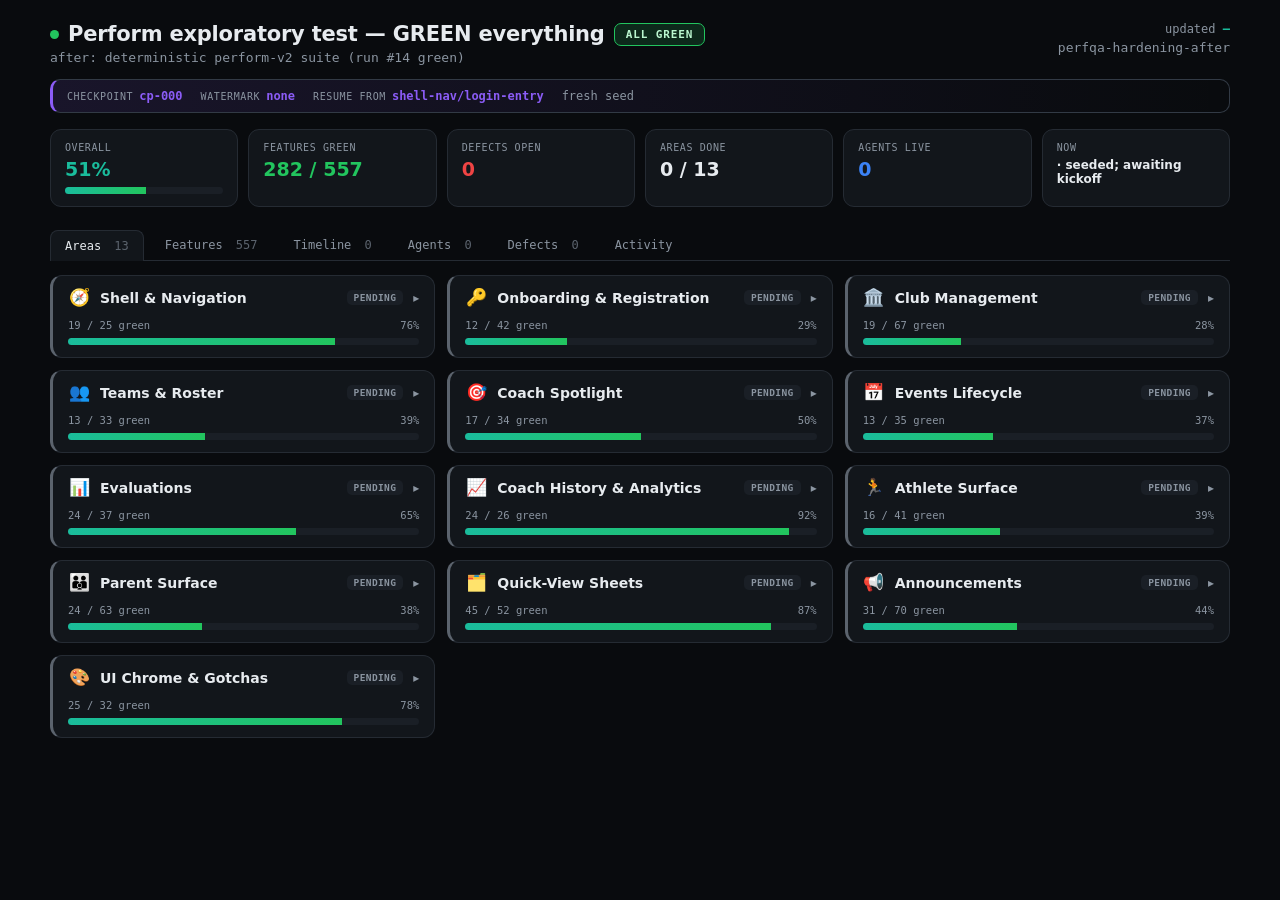
<file: dashboards/perform-verify/runs/2026-06-10-hardened/index.html>
<!DOCTYPE html>
<html lang="en">
<head>
<meta charset="UTF-8">
<meta name="viewport" content="width=device-width, initial-scale=1.0">
<title>Perform QA — Live Observability</title>
<!--
  ABOUTME: Live observability dashboard for the Perform exploratory test run.
  Polls ./state.json every 4s and renders: an overall GREEN/RED verdict, an
  area-card grid (click to expand into per-feature rows with screenshots /
  recordings / bead links), a horizontal execution timeline with agent lanes,
  an agent roster, the defect->bead->fix->commit ledger, and a live log. The
  checkpoint/watermark banner makes recovery state visible. This file is the
  TEMPLATE — the test orchestrator copies it next to a state.json it owns and
  publishes both via push.sh. The whole dashboard is driven by state.json; this
  HTML never needs editing per-run. See README.md + state.schema.json.
-->
<style>
  :root{
    --bg:#090b0e; --panel:#12161b; --panel2:#1a1f26; --panel3:#222933; --line:#252b33; --line2:#323a45;
    --txt:#e7ebef; --mut:#8b95a1; --dim:#5b636d;
    --teal:#1ABC9C; --purple:#8b5cf6; --gold:#F7B613; --red:#ef4444; --amber:#f59e0b; --blue:#3b82f6; --green:#22c55e;
    --mono:ui-monospace,'SF Mono',Menlo,monospace; --sans:system-ui,-apple-system,'Segoe UI',Roboto,sans-serif;
  }
  *{margin:0;padding:0;box-sizing:border-box}
  body{background:var(--bg);color:var(--txt);font-family:var(--sans);padding:22px 18px 70px;-webkit-font-smoothing:antialiased}
  .wrap{max-width:1180px;margin:0 auto}
  a{color:var(--teal);text-decoration:none} a:hover{text-decoration:underline}
  /* header */
  header{display:flex;align-items:flex-start;justify-content:space-between;flex-wrap:wrap;gap:14px}
  h1{font-size:21px;font-weight:700;letter-spacing:-0.01em;display:flex;align-items:center;gap:9px}
  .verdict{font-family:var(--mono);font-size:11px;font-weight:700;text-transform:uppercase;letter-spacing:.08em;padding:4px 11px;border-radius:7px;border:1px solid var(--line2)}
  .verdict.green{background:rgba(34,197,94,.16);color:#bbf7d0;border-color:var(--green)}
  .verdict.red{background:rgba(239,68,68,.16);color:#fecaca;border-color:var(--red)}
  .verdict.testing{background:rgba(59,130,246,.16);color:#bfdbfe;border-color:var(--blue);animation:pulse 1.6s infinite}
  .verdict.pending{background:var(--panel2);color:var(--mut)}
  .sub{color:var(--mut);font-size:13px;font-family:var(--mono);margin-top:4px}
  .updated{font-family:var(--mono);font-size:12px;color:var(--mut);text-align:right}
  .updated b{color:var(--teal)}
  @keyframes pulse{0%,100%{opacity:1}50%{opacity:.4}}
  .dot{width:9px;height:9px;border-radius:50%;background:var(--green);animation:pulse 1.6s infinite;flex-shrink:0}
  /* checkpoint banner */
  .ckpt{margin:14px 0 4px;background:linear-gradient(90deg,rgba(139,92,246,.12),transparent);border:1px solid var(--line2);border-left:3px solid var(--purple);border-radius:10px;padding:9px 14px;display:flex;gap:18px;flex-wrap:wrap;align-items:center;font-family:var(--mono);font-size:12px}
  .ckpt .k{color:var(--mut);text-transform:uppercase;font-size:10px;letter-spacing:.06em;margin-right:6px}
  .ckpt b{color:var(--purple)}
  /* stat row */
  .stats{display:grid;grid-template-columns:repeat(6,1fr);gap:10px;margin:16px 0}
  @media(max-width:820px){.stats{grid-template-columns:repeat(3,1fr)}}
  .stat{background:var(--panel);border:1px solid var(--line);border-radius:11px;padding:12px 14px}
  .stat .k{font-family:var(--mono);font-size:10px;text-transform:uppercase;letter-spacing:.06em;color:var(--mut);margin-bottom:5px}
  .stat .v{font-size:19px;font-weight:700} .stat .v.teal{color:var(--teal)} .stat .v.red{color:var(--red)} .stat .v.blue{color:var(--blue)} .stat .v.green{color:var(--green)}
  .progress{height:7px;background:var(--panel2);border-radius:999px;overflow:hidden;margin-top:7px}
  .progress .bar{height:100%;background:linear-gradient(90deg,var(--teal),var(--green));transition:width .6s}
  /* tabs */
  .tabs{display:flex;gap:6px;margin:22px 0 14px;flex-wrap:wrap;border-bottom:1px solid var(--line);padding-bottom:0}
  .tab{font-family:var(--mono);font-size:12px;padding:8px 14px;border-radius:8px 8px 0 0;cursor:pointer;color:var(--mut);border:1px solid transparent;border-bottom:none;user-select:none}
  .tab:hover{color:var(--txt)}
  .tab.active{color:var(--txt);background:var(--panel);border-color:var(--line);position:relative;top:1px}
  .tab .ct{color:var(--dim);margin-left:6px}
  .pane{display:none} .pane.active{display:block}
  /* area cards */
  .areas{display:grid;grid-template-columns:repeat(auto-fill,minmax(330px,1fr));gap:12px}
  .area{background:var(--panel);border:1px solid var(--line);border-radius:12px;overflow:hidden;transition:border-color .2s}
  .area:hover{border-color:var(--line2)}
  .area.green{border-left:3px solid var(--green)} .area.red{border-left:3px solid var(--red)} .area.testing{border-left:3px solid var(--blue)} .area.pending{border-left:3px solid var(--dim)} .area.partial{border-left:3px solid var(--amber)}
  .area .head{display:flex;align-items:center;gap:10px;padding:13px 15px;cursor:pointer;user-select:none}
  .area .ico{font-size:17px;line-height:1;width:22px;text-align:center}
  .area .nm{font-weight:600;font-size:14px;flex:1;min-width:0}
  .area .pill{font-family:var(--mono);font-size:9.5px;font-weight:700;text-transform:uppercase;padding:2px 7px;border-radius:5px;letter-spacing:.04em}
  .pill.green{background:rgba(34,197,94,.18);color:#bbf7d0} .pill.red{background:rgba(239,68,68,.18);color:#fca5a5} .pill.testing{background:rgba(59,130,246,.18);color:#bfdbfe} .pill.pending{background:var(--panel2);color:var(--mut)} .pill.partial{background:rgba(245,158,11,.18);color:#fcd34d} .pill.blocked{background:rgba(245,158,11,.18);color:#fcd34d}
  .area .chev{color:var(--mut);font-size:12px;transition:transform .2s} .area.open .chev{transform:rotate(90deg)}
  .area .barwrap{padding:0 15px 12px} .area .cnt{font-family:var(--mono);font-size:10.5px;color:var(--mut);margin-bottom:5px;display:flex;justify-content:space-between}
  .area .feats{display:none;border-top:1px solid var(--line);background:var(--bg)} .area.open .feats{display:block}
  /* feature row */
  .feat{padding:11px 15px;border-bottom:1px solid var(--line);display:flex;gap:11px;align-items:flex-start}
  .feat:last-child{border-bottom:none}
  .feat .st{font-size:14px;line-height:1.3;width:16px;text-align:center;flex-shrink:0}
  .st.green{color:var(--green)} .st.red{color:var(--red)} .st.testing{color:var(--blue)} .st.pending{color:var(--dim)} .st.blocked{color:var(--amber)}
  .feat .body{flex:1;min-width:0}
  .feat .fn{font-size:13px;font-weight:500;display:flex;align-items:center;gap:7px;flex-wrap:wrap}
  .feat .roles{display:flex;gap:4px}
  .role{font-family:var(--mono);font-size:8.5px;font-weight:700;text-transform:uppercase;padding:1px 5px;border-radius:4px;letter-spacing:.03em}
  .role.coach{background:rgba(26,188,156,.16);color:var(--teal)} .role.athlete{background:rgba(139,92,246,.16);color:#c4b5fd} .role.parent{background:rgba(247,182,19,.16);color:var(--gold)} .role.minor{background:rgba(247,182,19,.10);color:#fcd34d} .role.superadmin,.role.any{background:var(--panel2);color:var(--mut)}
  .feat .meta{font-family:var(--mono);font-size:10.5px;color:var(--mut);margin-top:3px;word-break:break-word}
  .feat .exp{font-size:11.5px;color:var(--dim);margin-top:4px;line-height:1.45}
  .feat .arts{display:flex;gap:8px;margin-top:6px;flex-wrap:wrap}
  .art{font-family:var(--mono);font-size:10px;padding:2px 8px;border-radius:5px;border:1px solid var(--line2);color:var(--mut)}
  .art:hover{border-color:var(--teal);color:var(--teal)}
  .art.bead{border-color:var(--amber);color:#fcd34d} .art.shot{border-color:var(--blue);color:#bfdbfe} .art.rec{border-color:var(--purple);color:#c4b5fd}
  /* timeline */
  .tl{background:var(--panel);border:1px solid var(--line);border-radius:12px;padding:14px;overflow-x:auto}
  .tllane{display:flex;align-items:center;gap:0;min-height:30px;border-bottom:1px solid var(--line);position:relative}
  .tllane:last-child{border-bottom:none}
  .tllabel{font-family:var(--mono);font-size:10.5px;color:var(--mut);width:130px;flex-shrink:0;position:sticky;left:0;background:var(--panel);padding:5px 8px 5px 2px;z-index:2}
  .tltrack{flex:1;position:relative;height:30px;min-width:600px}
  .tlev{position:absolute;top:50%;transform:translate(-50%,-50%);width:13px;height:13px;border-radius:50%;border:2px solid var(--bg);cursor:pointer}
  .tlev.start{background:var(--blue)} .tlev.capture{background:var(--amber)} .tlev.defect{background:var(--red)} .tlev.fix{background:var(--purple)} .tlev.commit{background:var(--teal)} .tlev.green{background:var(--green)} .tlev.checkpoint{background:#fff;width:9px;height:9px}
  .tlev:hover{outline:2px solid var(--txt);z-index:5}
  .tltip{position:fixed;background:var(--panel3);border:1px solid var(--line2);border-radius:7px;padding:7px 10px;font-family:var(--mono);font-size:11px;max-width:280px;pointer-events:none;z-index:50;display:none;box-shadow:0 6px 24px rgba(0,0,0,.5)}
  .tltip .tt{color:var(--teal)}
  .tlaxis{display:flex;justify-content:space-between;font-family:var(--mono);font-size:9.5px;color:var(--dim);margin-left:130px;padding-top:6px}
  .tlkey{display:flex;gap:14px;flex-wrap:wrap;font-family:var(--mono);font-size:10.5px;color:var(--mut);margin-top:12px}
  .tlkey span{display:flex;align-items:center;gap:5px} .tlkey i{width:10px;height:10px;border-radius:50%;display:inline-block}
  /* agents */
  .agrid{display:grid;grid-template-columns:repeat(auto-fill,minmax(260px,1fr));gap:10px}
  .ag{background:var(--panel);border:1px solid var(--line);border-radius:11px;padding:12px 14px}
  .ag.running{border-color:var(--blue);box-shadow:0 0 0 1px rgba(59,130,246,.3)}
  .ag .top{display:flex;align-items:center;gap:8px;justify-content:space-between}
  .ag .nm{font-family:var(--mono);font-size:12px;font-weight:700}
  .ag .kind{font-family:var(--mono);font-size:9px;text-transform:uppercase;padding:1px 6px;border-radius:4px}
  .kind.explore{background:rgba(59,130,246,.16);color:#bfdbfe} .kind.fix{background:rgba(139,92,246,.16);color:#c4b5fd} .kind.orchestrator{background:rgba(26,188,156,.16);color:var(--teal)}
  .ag .det{font-family:var(--mono);font-size:10.5px;color:var(--mut);margin-top:7px;line-height:1.6}
  .ag .st2{font-family:var(--mono);font-size:9.5px;padding:1px 6px;border-radius:4px}
  .st2.running{background:rgba(59,130,246,.16);color:#bfdbfe} .st2.done{background:rgba(34,197,94,.16);color:#bbf7d0} .st2.failed{background:rgba(239,68,68,.16);color:#fca5a5}
  /* tables */
  table{width:100%;border-collapse:collapse;background:var(--panel);border:1px solid var(--line);border-radius:12px;overflow:hidden}
  th,td{text-align:left;padding:10px 12px;font-size:12.5px;border-bottom:1px solid var(--line)} tr:last-child td{border-bottom:none}
  th{font-family:var(--mono);font-size:10px;text-transform:uppercase;letter-spacing:.05em;color:var(--mut)}
  td.mono{font-family:var(--mono);font-size:11.5px}
  .sev{font-family:var(--mono);font-size:10px;padding:2px 7px;border-radius:5px;font-weight:700}
  .sev.high{background:rgba(239,68,68,.18);color:#fca5a5} .sev.med{background:rgba(245,158,11,.18);color:#fcd34d} .sev.low{background:rgba(139,148,161,.18);color:var(--mut)}
  .badge{font-family:var(--mono);font-size:10px;padding:2px 7px;border-radius:5px}
  .badge.open{background:rgba(245,158,11,.18);color:#fcd34d} .badge.closed{background:rgba(34,197,94,.18);color:#bbf7d0} .badge.fixing{background:rgba(59,130,246,.18);color:#bfdbfe}
  .log{background:var(--panel);border:1px solid var(--line);border-radius:12px;padding:6px 0;max-height:420px;overflow-y:auto}
  .log .row{display:flex;gap:12px;padding:7px 14px;font-size:12.5px;border-bottom:1px solid var(--line)} .log .row:last-child{border-bottom:none}
  .log .t{font-family:var(--mono);color:var(--mut);flex-shrink:0} .log .row:first-child .t{color:var(--teal)}
  .empty{color:var(--mut);font-size:12.5px;font-style:italic;padding:16px;text-align:center}
  .filter{font-family:var(--mono);font-size:12px;background:var(--panel);border:1px solid var(--line);border-radius:8px;color:var(--txt);padding:7px 11px;margin-bottom:12px;width:260px}
  .filter::placeholder{color:var(--dim)}
</style>
</head>
<body>
<div class="wrap">
  <header>
    <div>
      <h1><span class="dot" id="dot"></span><span id="mission">Perform QA</span> <span class="verdict pending" id="verdict">PENDING</span></h1>
      <div class="sub" id="phase">waiting for first state…</div>
    </div>
    <div>
      <div class="updated">updated <b id="ago">—</b></div>
      <div class="sub" id="run">—</div>
    </div>
  </header>

  <div class="ckpt" id="ckpt" style="display:none">
    <span><span class="k">checkpoint</span><b id="ckId">—</b></span>
    <span><span class="k">watermark</span><b id="ckMark">—</b></span>
    <span><span class="k">resume from</span><b id="ckResume">—</b></span>
    <span id="ckNote" style="color:var(--mut)"></span>
  </div>

  <div class="stats">
    <div class="stat"><div class="k">Overall</div><div class="v teal" id="pct">0%</div><div class="progress"><div class="bar" id="bar" style="width:0%"></div></div></div>
    <div class="stat"><div class="k">Features green</div><div class="v green" id="green">0 / 0</div></div>
    <div class="stat"><div class="k">Defects open</div><div class="v red" id="defects">0</div></div>
    <div class="stat"><div class="k">Areas done</div><div class="v" id="areasDone">0 / 0</div></div>
    <div class="stat"><div class="k">Agents live</div><div class="v blue" id="agentsLive">0</div></div>
    <div class="stat"><div class="k">Now</div><div class="v" id="now" style="font-size:12px">—</div></div>
  </div>

  <div class="tabs" id="tabs">
    <div class="tab active" data-pane="areas">Areas <span class="ct" id="tabAreas"></span></div>
    <div class="tab" data-pane="features">Features <span class="ct" id="tabFeats"></span></div>
    <div class="tab" data-pane="timeline">Timeline <span class="ct" id="tabTl"></span></div>
    <div class="tab" data-pane="agents">Agents <span class="ct" id="tabAg"></span></div>
    <div class="tab" data-pane="beads">Defects <span class="ct" id="tabBeads"></span></div>
    <div class="tab" data-pane="activity">Activity</div>
  </div>

  <div class="pane active" id="pane-areas"><div class="areas" id="areas"></div></div>
  <div class="pane" id="pane-features">
    <input class="filter" id="featFilter" placeholder="filter features / role / status…">
    <div id="featList"></div>
  </div>
  <div class="pane" id="pane-timeline">
    <div class="tl" id="tl"></div><div class="tlaxis" id="tlaxis"></div>
    <div class="tlkey">
      <span><i style="background:var(--blue)"></i>start</span><span><i style="background:var(--amber)"></i>capture</span>
      <span><i style="background:var(--red)"></i>defect</span><span><i style="background:var(--purple)"></i>fix</span>
      <span><i style="background:var(--teal)"></i>commit</span><span><i style="background:var(--green)"></i>green</span>
      <span><i style="background:#fff"></i>checkpoint</span>
    </div>
  </div>
  <div class="pane" id="pane-agents"><div class="agrid" id="agents"></div></div>
  <div class="pane" id="pane-beads">
    <table><thead><tr><th>id</th><th>title</th><th>area · feature</th><th>sev</th><th>status</th><th>fix</th></tr></thead><tbody id="beads"></tbody></table>
  </div>
  <div class="pane" id="pane-activity"><div class="log" id="log"></div></div>
</div>
<div class="tltip" id="tltip"></div>

<script>
const ICO={pending:"·",testing:"◌",green:"✓",red:"✕",defect:"✕",blocked:"⚠"};
const open=new Set(JSON.parse(localStorage.getItem('perfqa-open')||'[]'));
let STATE={};
// EVIDENCE GATE (mirror of validate-state.py): a green only COUNTS as green if
// it carries an artifact (screenshot|domAssert) + oracleId + observed, and —
// for write-paths — a dbAssert, and was not self-verified by its fixer.
// Un-evidenced greens render as INVALID and are excluded from all counts.
function evidenced(f){
  if(f.status!=='green') return true; // gate applies to greens only
  if(!(f.screenshot||f.domAssert)) return false;
  if(!f.oracleId||!f.observed) return false;
  if(f.isWritePath&&!f.dbAssert) return false;
  if(f.fixedBy&&(!f.verifiedBy||f.verifiedBy===f.fixedBy)) return false;
  return true;
}
function isGreen(f){return f.status==='green'&&evidenced(f);}
function esc(s){return String(s==null?'':s).replace(/[&<>"']/g,c=>({'&':'&amp;','<':'&lt;','>':'&gt;','"':'&quot;',"'":'&#39;'}[c]));}
function ago(iso){if(!iso)return'—';const s=Math.max(0,Math.floor((Date.now()-new Date(iso).getTime())/1000));if(s<60)return s+"s ago";if(s<3600)return Math.floor(s/60)+"m ago";return Math.floor(s/3600)+"h ago";}
function hhmm(iso){try{return new Date(iso).toISOString().slice(11,19);}catch(e){return'';}}

// tabs
document.getElementById('tabs').addEventListener('click',e=>{
  const t=e.target.closest('.tab'); if(!t)return;
  document.querySelectorAll('.tab').forEach(x=>x.classList.remove('active'));
  document.querySelectorAll('.pane').forEach(x=>x.classList.remove('active'));
  t.classList.add('active'); document.getElementById('pane-'+t.dataset.pane).classList.add('active');
});
document.getElementById('featFilter').addEventListener('input',renderFeatures);

function statusOf(a){
  if(a.status) return a.status;
  const f=a.features||[]; if(!f.length)return'pending';
  if(f.some(x=>x.status==='defect'||x.status==='red'))return'red';
  if(f.some(x=>x.status==='green'&&!evidenced(x)))return'partial'; // invalid greens block area-green
  if(f.every(x=>isGreen(x)))return'green';
  if(f.some(x=>x.status==='testing'))return'testing';
  if(f.some(x=>isGreen(x)))return'partial';
  return'pending';
}
function roleChips(roles){return (roles||[]).map(r=>'<span class="role '+esc(r)+'">'+esc(r)+'</span>').join('');}
function featArts(f){
  let h='';
  if(f.screenshot)h+='<a class="art shot" href="'+esc(f.screenshot)+'" target="_blank">▢ shot</a>';
  if(f.recording)h+='<a class="art rec" href="'+esc(f.recording)+'" target="_blank">▷ rec</a>';
  if(f.bead)h+='<span class="art bead">⬡ '+esc(f.bead)+'</span>';
  return h;
}
function featRow(f){
  const inval=f.status==='green'&&!evidenced(f);
  const st=inval?'blocked':(f.status||'pending');
  const invalTag=inval?' <span class="pill red" title="green without required evidence — rejected by the gate">UNEVIDENCED</span>':'';
  const ev=[];
  if(f.domAssert)ev.push('<span class="art" title="'+esc(f.domAssert)+'">⌖ dom</span>');
  if(f.dbAssert)ev.push('<span class="art" title="'+esc(f.dbAssert)+'">⛁ db</span>');
  if(f.observed)ev.push('<span class="art" title="'+esc(f.observed)+'">👁 '+esc(String(f.observed).slice(0,40))+'</span>');
  if(f.oracle&&f.oracle.provenance)ev.push('<span class="art" title="'+esc(f.oracle.source||'')+'">'+(f.oracle.provenance==='design'?'◆ design-oracle':'○ code-oracle')+'</span>');
  return '<div class="feat"><div class="st '+esc(st)+'">'+(ICO[st]||'·')+'</div><div class="body">'+
    '<div class="fn">'+esc(f.name)+'<span class="roles">'+roleChips(f.roles)+'</span>'+invalTag+'</div>'+
    (f.surface?'<div class="meta">'+esc(f.surface)+(f.trigger?' · '+esc(f.trigger):'')+'</div>':'')+
    (f.expected?'<div class="exp">expect: '+esc(f.expected)+'</div>':'')+
    (f.notes?'<div class="exp" style="color:var(--mut)">› '+esc(f.notes)+'</div>':'')+
    ((featArts(f)||ev.length)?'<div class="arts">'+featArts(f)+ev.join('')+'</div>':'')+
    '</div></div>';
}
function renderAreas(){
  const wrap=document.getElementById('areas'); wrap.innerHTML='';
  (STATE.areas||[]).forEach(a=>{
    const st=statusOf(a); const f=a.features||[];
    const green=f.filter(x=>x.status==='green').length; const tot=a.total||f.length;
    const pct=tot?Math.round(green/tot*100):0;
    const isOpen=open.has(a.id);
    const div=document.createElement('div'); div.className='area '+st+(isOpen?' open':'');
    div.innerHTML='<div class="head" data-area="'+esc(a.id)+'"><div class="ico">'+(a.icon||'◆')+'</div>'+
      '<div class="nm">'+esc(a.name)+'</div><span class="pill '+st+'">'+esc(st)+'</span><span class="chev">▸</span></div>'+
      '<div class="barwrap"><div class="cnt"><span>'+green+' / '+tot+' green</span><span>'+pct+'%</span></div>'+
      '<div class="progress"><div class="bar" style="width:'+pct+'%"></div></div></div>'+
      '<div class="feats">'+(f.length?f.map(featRow).join(''):'<div class="empty">no features enumerated</div>')+'</div>';
    wrap.appendChild(div);
  });
  wrap.querySelectorAll('.head').forEach(h=>h.addEventListener('click',()=>{
    const id=h.dataset.area; if(open.has(id))open.delete(id);else open.add(id);
    localStorage.setItem('perfqa-open',JSON.stringify([...open]));
    h.parentElement.classList.toggle('open');
  }));
}
function renderFeatures(){
  const q=(document.getElementById('featFilter').value||'').toLowerCase();
  const list=document.getElementById('featList'); list.innerHTML='';
  let n=0;
  (STATE.areas||[]).forEach(a=>{
    const rows=(a.features||[]).filter(f=>{
      const hay=(f.name+' '+(f.roles||[]).join(' ')+' '+(f.status||'')+' '+(f.surface||'')).toLowerCase();
      return !q||hay.includes(q);
    });
    if(!rows.length)return;
    const sec=document.createElement('div'); sec.style.marginBottom='14px';
    sec.innerHTML='<div style="font-family:var(--mono);font-size:11px;color:var(--mut);text-transform:uppercase;letter-spacing:.06em;margin:0 0 6px 2px">'+(a.icon||'◆')+' '+esc(a.name)+'</div>'+
      '<div style="background:var(--panel);border:1px solid var(--line);border-radius:11px;overflow:hidden">'+rows.map(featRow).join('')+'</div>';
    list.appendChild(sec); n+=rows.length;
  });
  if(!n)list.innerHTML='<div class="empty">no matching features</div>';
}
function renderTimeline(){
  const tl=document.getElementById('tl'); const ax=document.getElementById('tlaxis');
  const ev=(STATE.timeline||[]).filter(e=>e.t); tl.innerHTML='';
  if(!ev.length){tl.innerHTML='<div class="empty">no timeline events yet</div>';ax.innerHTML='';return;}
  const ts=ev.map(e=>new Date(e.t).getTime()); const t0=Math.min(...ts); const t1=Math.max(...ts,Date.now()); const span=Math.max(1,t1-t0);
  const lanes={}; ev.forEach(e=>{const k=e.agent||'system';(lanes[k]=lanes[k]||[]).push(e);});
  Object.keys(lanes).forEach(k=>{
    const lane=document.createElement('div'); lane.className='tllane';
    let track='<div class="tltrack">';
    lanes[k].forEach(e=>{
      const x=((new Date(e.t).getTime()-t0)/span*100);
      track+='<div class="tlev '+esc(e.kind||'start')+'" style="left:'+x.toFixed(2)+'%" data-tip="'+esc(hhmm(e.t)+' · '+(e.kind||'')+' · '+(e.area||'')+(e.feature?'/'+e.feature:'')+' — '+(e.msg||''))+'"></div>';
    });
    track+='</div>';
    lane.innerHTML='<div class="tllabel">'+esc(k)+'</div>'+track;
    tl.appendChild(lane);
  });
  ax.innerHTML='<span>'+hhmm(new Date(t0).toISOString())+'</span><span>'+hhmm(new Date(t0+span/2).toISOString())+'</span><span>'+hhmm(new Date(t1).toISOString())+'</span>';
  const tip=document.getElementById('tltip');
  tl.querySelectorAll('.tlev').forEach(d=>{
    d.addEventListener('mousemove',ev2=>{tip.style.display='block';tip.style.left=(ev2.clientX+12)+'px';tip.style.top=(ev2.clientY+12)+'px';tip.textContent=d.dataset.tip;});
    d.addEventListener('mouseleave',()=>{tip.style.display='none';});
  });
}
function renderAgents(){
  const wrap=document.getElementById('agents'); wrap.innerHTML='';
  const ags=STATE.agents||[];
  if(!ags.length){wrap.innerHTML='<div class="empty">no agents registered yet</div>';return;}
  ags.forEach(a=>{
    const dur=a.started?Math.round(((a.ended?new Date(a.ended):new Date()).getTime()-new Date(a.started).getTime())/1000):0;
    const div=document.createElement('div'); div.className='ag '+(a.status||'');
    div.innerHTML='<div class="top"><span class="nm">'+esc(a.name||a.id)+'</span><span class="kind '+esc(a.kind||'explore')+'">'+esc(a.kind||'explore')+'</span></div>'+
      '<div class="det">area: '+esc(a.area||'—')+'<br>'+(dur?(dur>=60?Math.floor(dur/60)+'m'+(dur%60)+'s':dur+'s'):'—')+(a.tokens?' · '+(a.tokens/1000).toFixed(0)+'k tok':'')+'</div>'+
      '<div style="margin-top:8px"><span class="st2 '+esc(a.status||'running')+'">'+esc(a.status||'running')+'</span></div>';
    wrap.appendChild(div);
  });
}
function renderBeads(){
  const b=document.getElementById('beads'); b.innerHTML='';
  const bd=STATE.beads||[];
  if(!bd.length){b.innerHTML='<tr><td colspan="6" class="empty">no defects — clean so far</td></tr>';return;}
  bd.forEach(x=>{
    const tr=document.createElement('tr');
    tr.innerHTML='<td class="mono">'+esc(x.id)+'</td><td>'+esc(x.title)+'</td><td class="mono">'+esc(x.area||'')+(x.feature?' · '+esc(x.feature):'')+'</td>'+
      '<td><span class="sev '+esc(x.sev||'low')+'">'+esc((x.sev||'low').toUpperCase())+'</span></td>'+
      '<td><span class="badge '+esc(x.status||'open')+'">'+esc(x.status||'open')+'</span></td><td class="mono">'+esc(x.commit||'')+'</td>';
    b.appendChild(tr);
  });
}
function renderLog(){
  const lg=document.getElementById('log'); lg.innerHTML='';
  const l=STATE.log||[]; if(!l.length){lg.innerHTML='<div class="empty">no activity yet</div>';return;}
  l.slice().reverse().forEach(x=>{const r=document.createElement('div');r.className='row';r.innerHTML='<span class="t">'+esc(x.t)+'</span><span>'+esc(x.m)+'</span>';lg.appendChild(r);});
}
function counts(){
  let green=0,tot=0,def=0,inval=0;
  (STATE.areas||[]).forEach(a=>{(a.features||[]).forEach(f=>{tot++;if(isGreen(f))green++;if(f.status==='green'&&!evidenced(f))inval++;if(f.status==='defect'||f.status==='red')def++;});});
  const openBeads=(STATE.beads||[]).filter(b=>b.status!=='closed').length;
  const areasDone=(STATE.areas||[]).filter(a=>statusOf(a)==='green').length;
  const live=(STATE.agents||[]).filter(a=>a.status==='running').length;
  return {green,tot,def:Math.max(def,openBeads)+inval,areasDone,areasTotal:(STATE.areas||[]).length,live,inval};
}
async function tick(){
  try{
    const r=await fetch('./state.json?t='+Date.now(),{cache:'no-store'});
    STATE=await r.json();
    document.getElementById('mission').textContent=STATE.mission||'Perform QA';
    document.getElementById('phase').textContent=STATE.phase||'';
    document.getElementById('run').textContent=STATE.run_id||STATE.epic||'';
    document.getElementById('ago').textContent=ago(STATE.updated_at);
    const v=STATE.overall_status||'pending'; const vd=document.getElementById('verdict');
    vd.className='verdict '+v; vd.textContent={green:'ALL GREEN',red:'DEFECTS',testing:'TESTING',pending:'PENDING'}[v]||v.toUpperCase();
    document.getElementById('dot').style.background='var(--'+(v==='red'?'red':v==='green'?'green':v==='testing'?'blue':'dim')+')';
    const cur=STATE.current||{};
    document.getElementById('now').textContent=(cur.area||'')+(cur.feature?' · '+cur.feature:(cur.note?' · '+cur.note:''));
    const c=counts();
    const pct=c.tot?Math.round(c.green/c.tot*100):0;
    document.getElementById('pct').textContent=pct+'%'; document.getElementById('bar').style.width=pct+'%';
    document.getElementById('green').textContent=c.green+' / '+c.tot;
    document.getElementById('defects').textContent=c.def;
    document.getElementById('areasDone').textContent=c.areasDone+' / '+c.areasTotal;
    document.getElementById('agentsLive').textContent=c.live;
    // checkpoint
    const ck=STATE.checkpoint;
    if(ck){document.getElementById('ckpt').style.display='flex';
      document.getElementById('ckId').textContent=ck.id||'—';
      document.getElementById('ckMark').textContent=ck.watermark||'—';
      document.getElementById('ckResume').textContent=ck.resumable_from||ck.watermark||'—';
      document.getElementById('ckNote').textContent=ck.note||'';}
    // tab counts
    document.getElementById('tabAreas').textContent=c.areasTotal;
    document.getElementById('tabFeats').textContent=c.tot;
    document.getElementById('tabTl').textContent=(STATE.timeline||[]).length;
    document.getElementById('tabAg').textContent=(STATE.agents||[]).length;
    document.getElementById('tabBeads').textContent=(STATE.beads||[]).length;
    renderAreas(); renderFeatures(); renderTimeline(); renderAgents(); renderBeads(); renderLog();
  }catch(e){ document.getElementById('ago').textContent='(fetch error — retrying)'; }
}
tick(); setInterval(tick,4000);
</script>
</body>
</html>
</file>
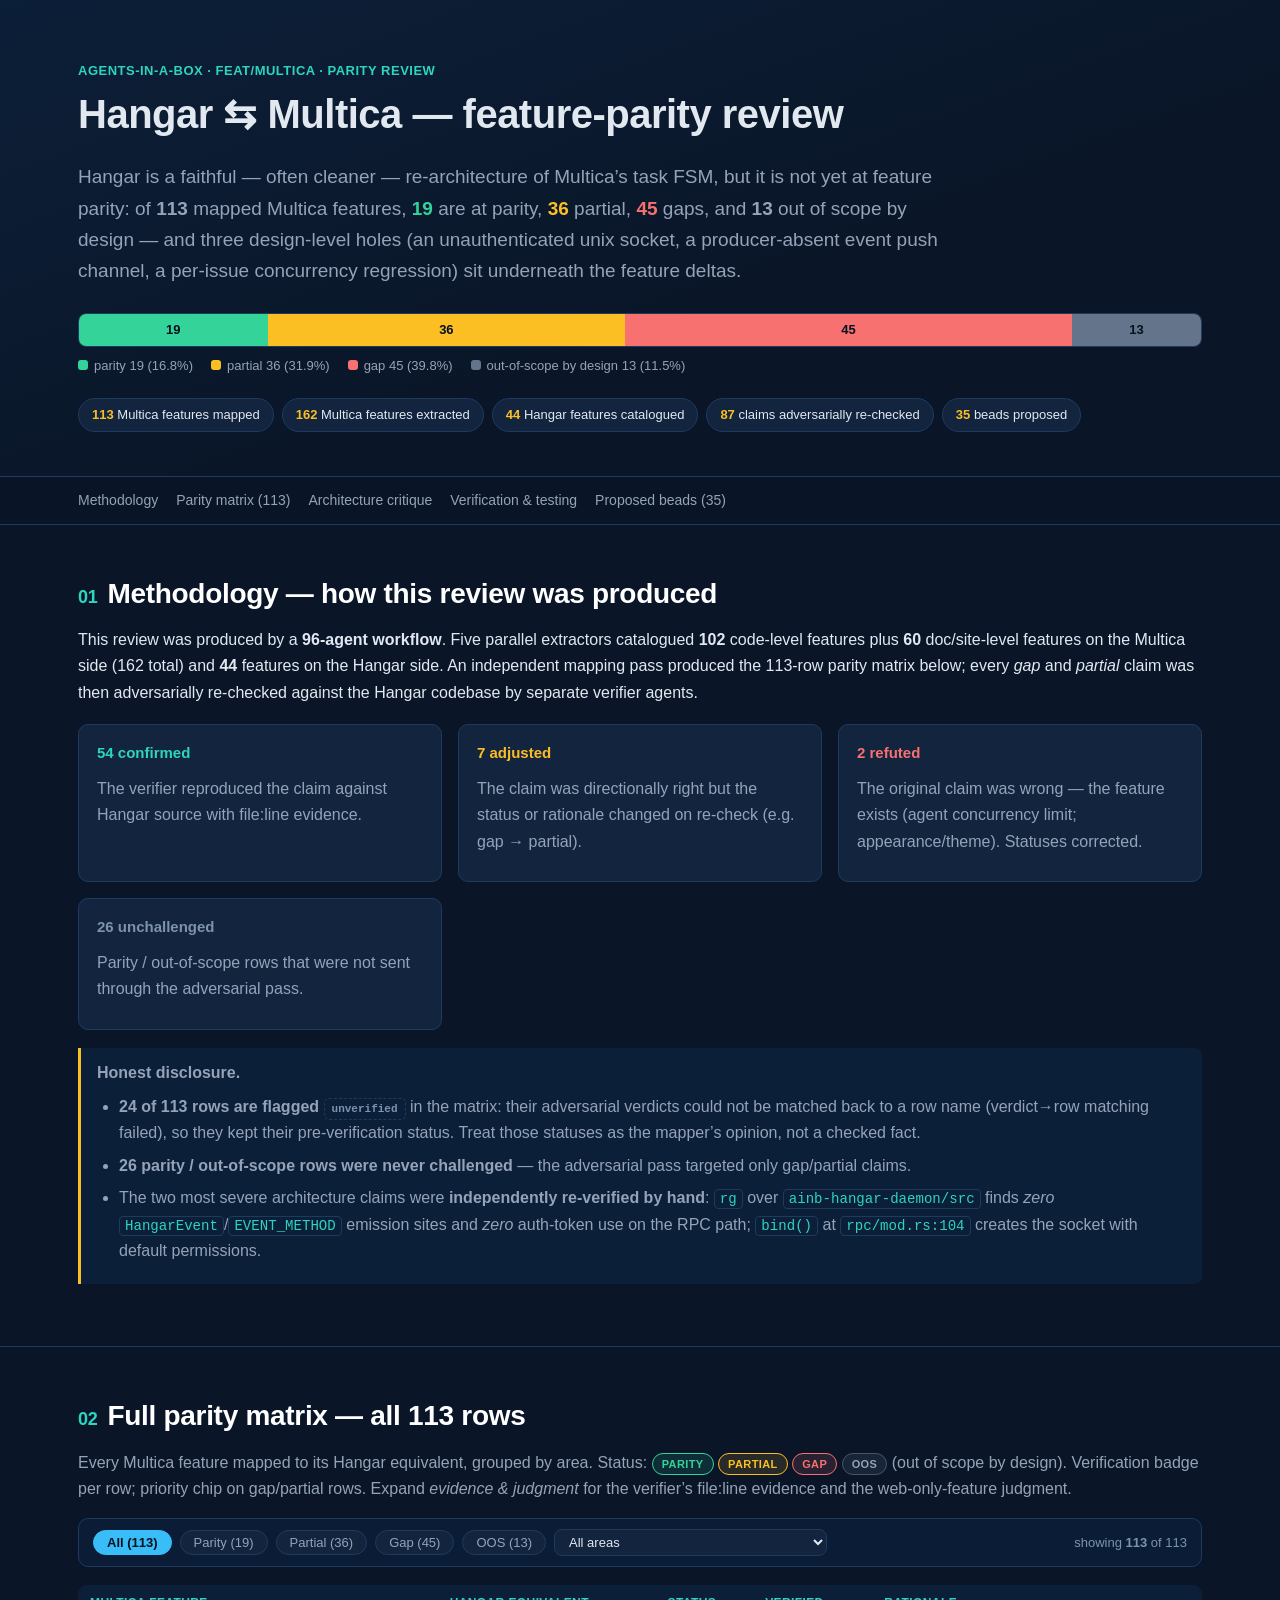
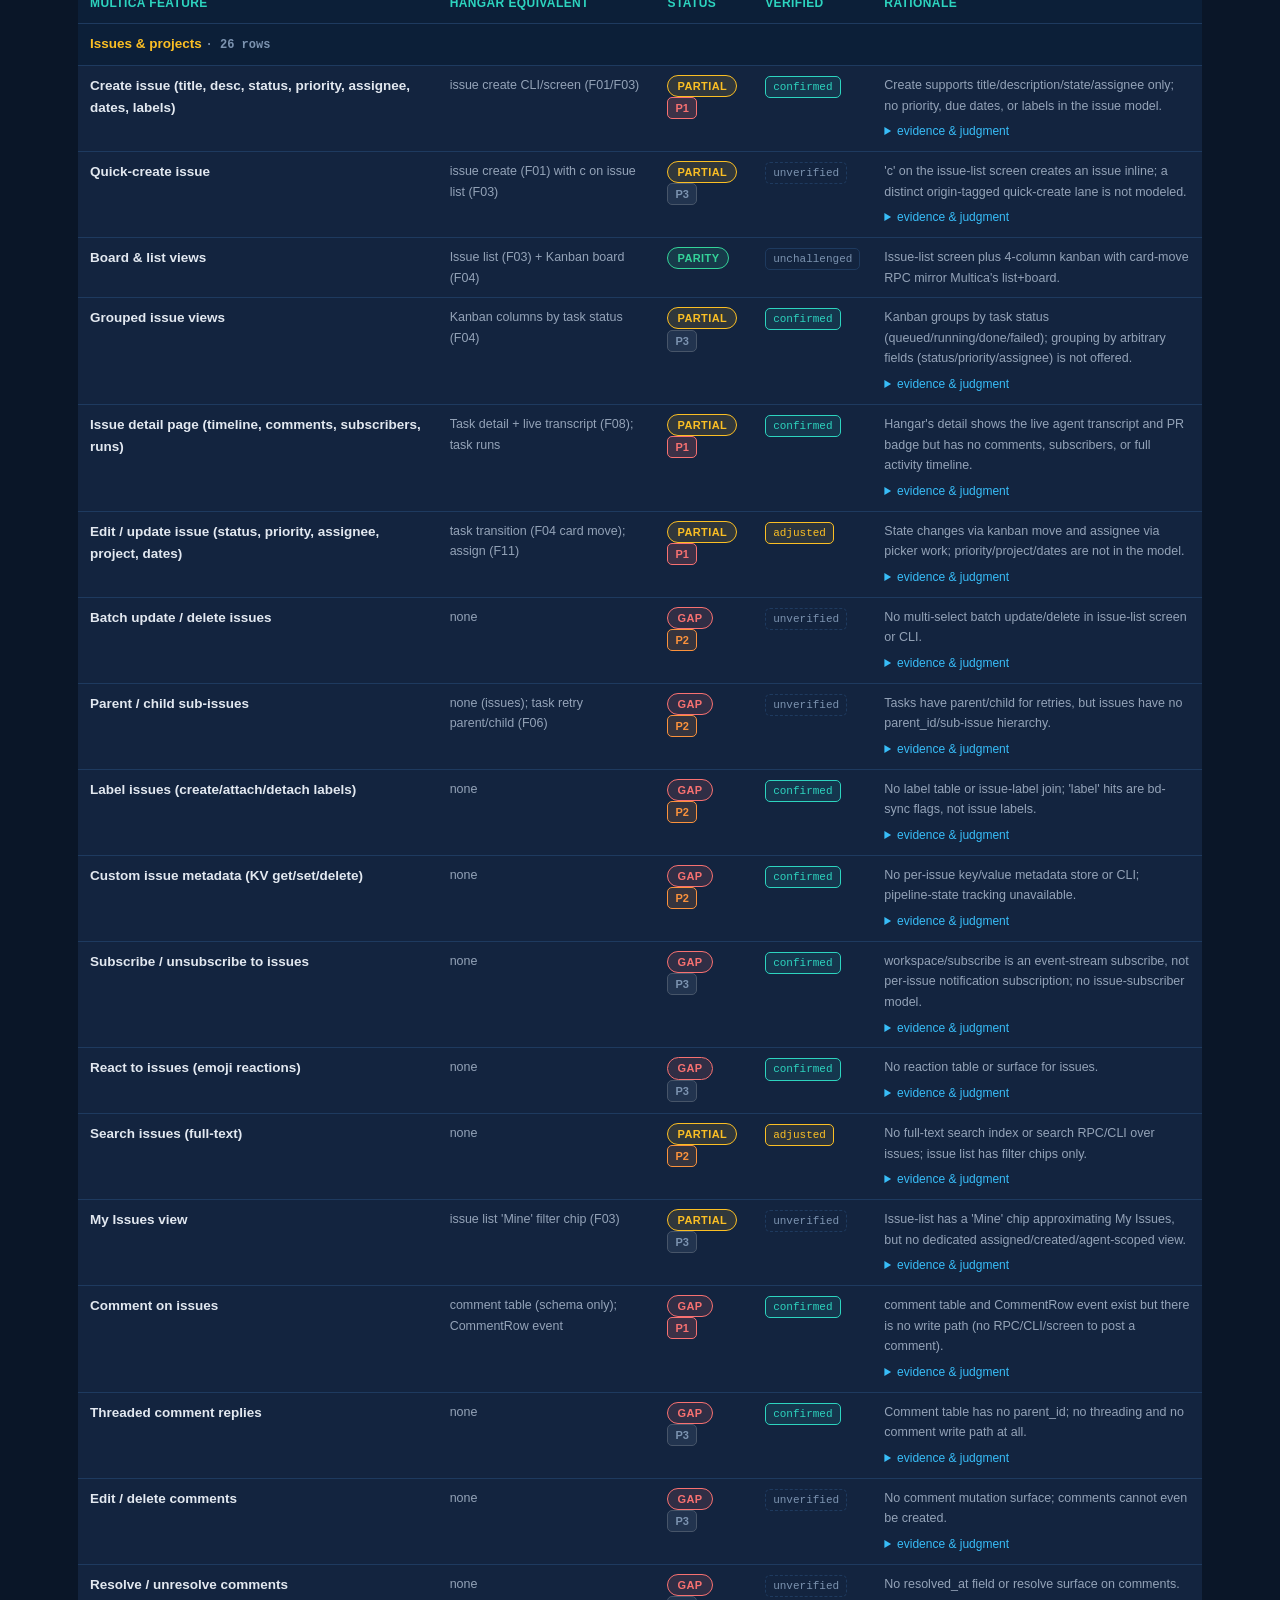
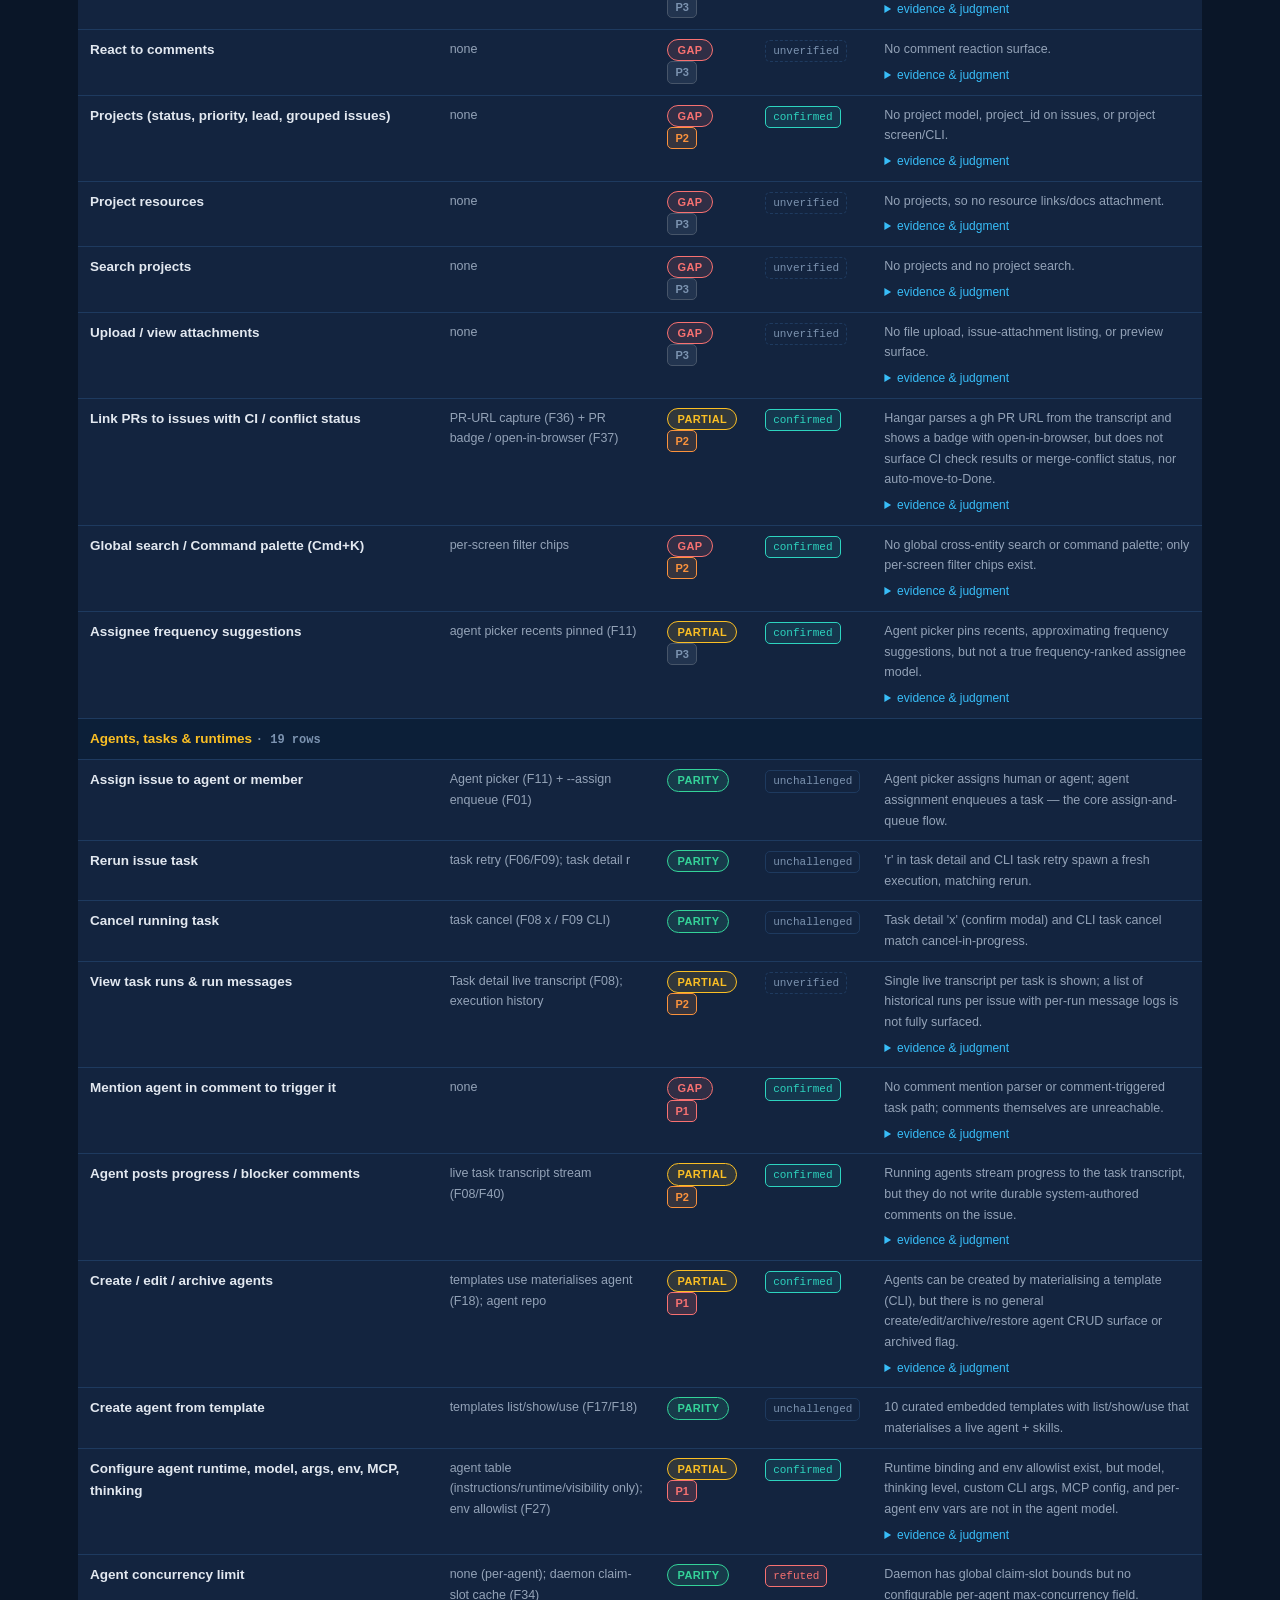
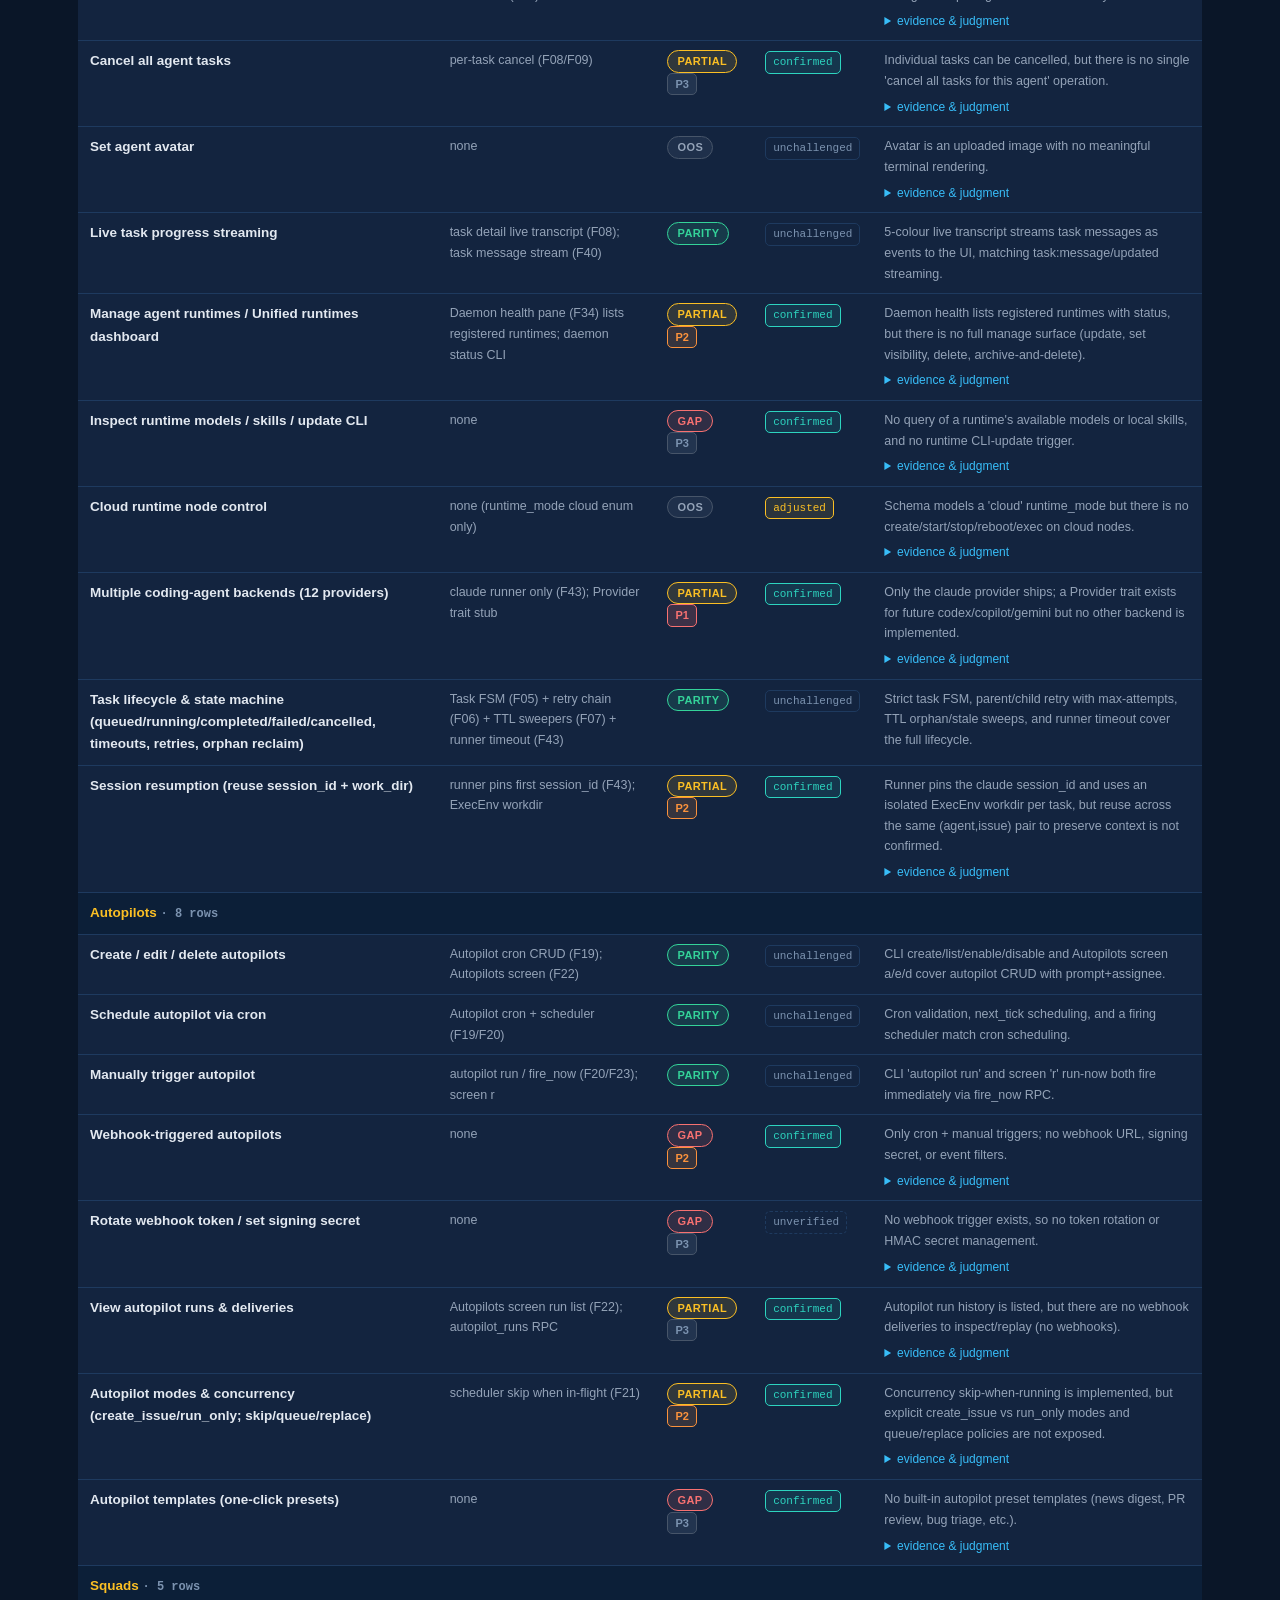
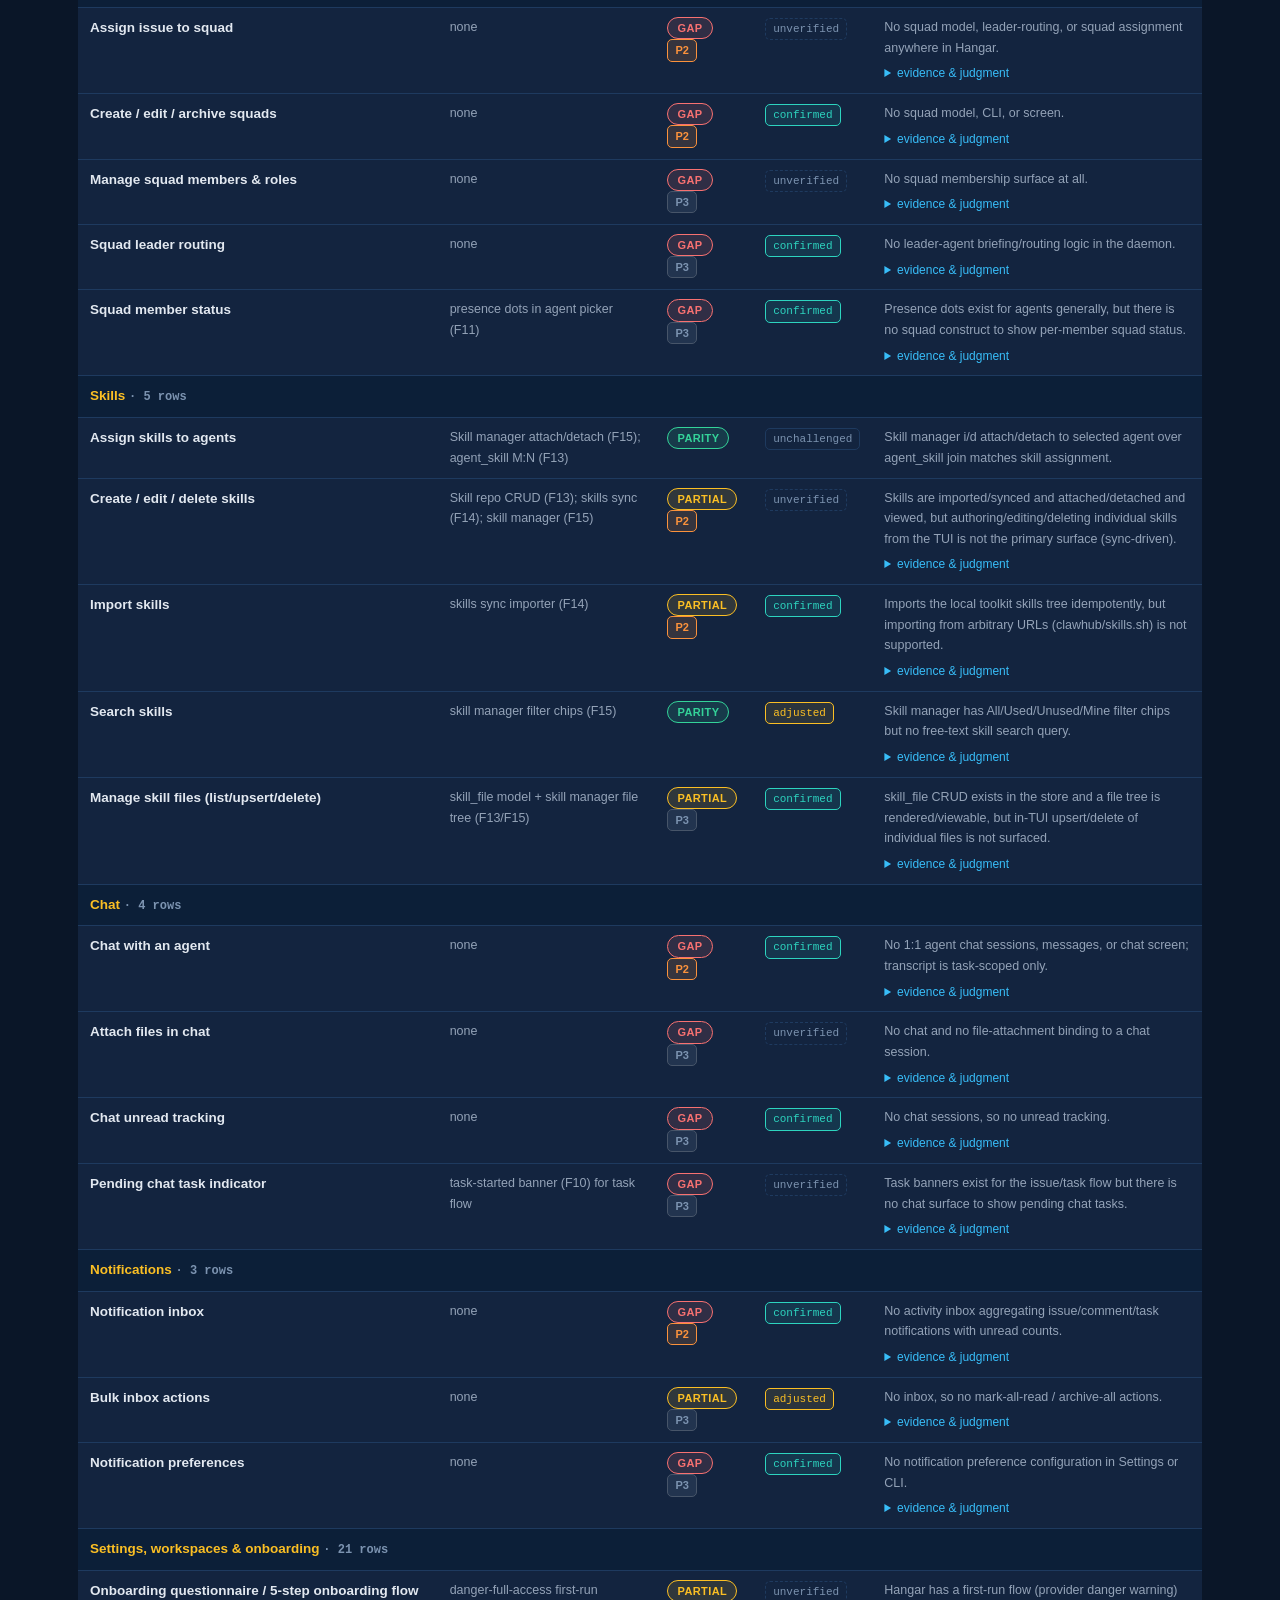
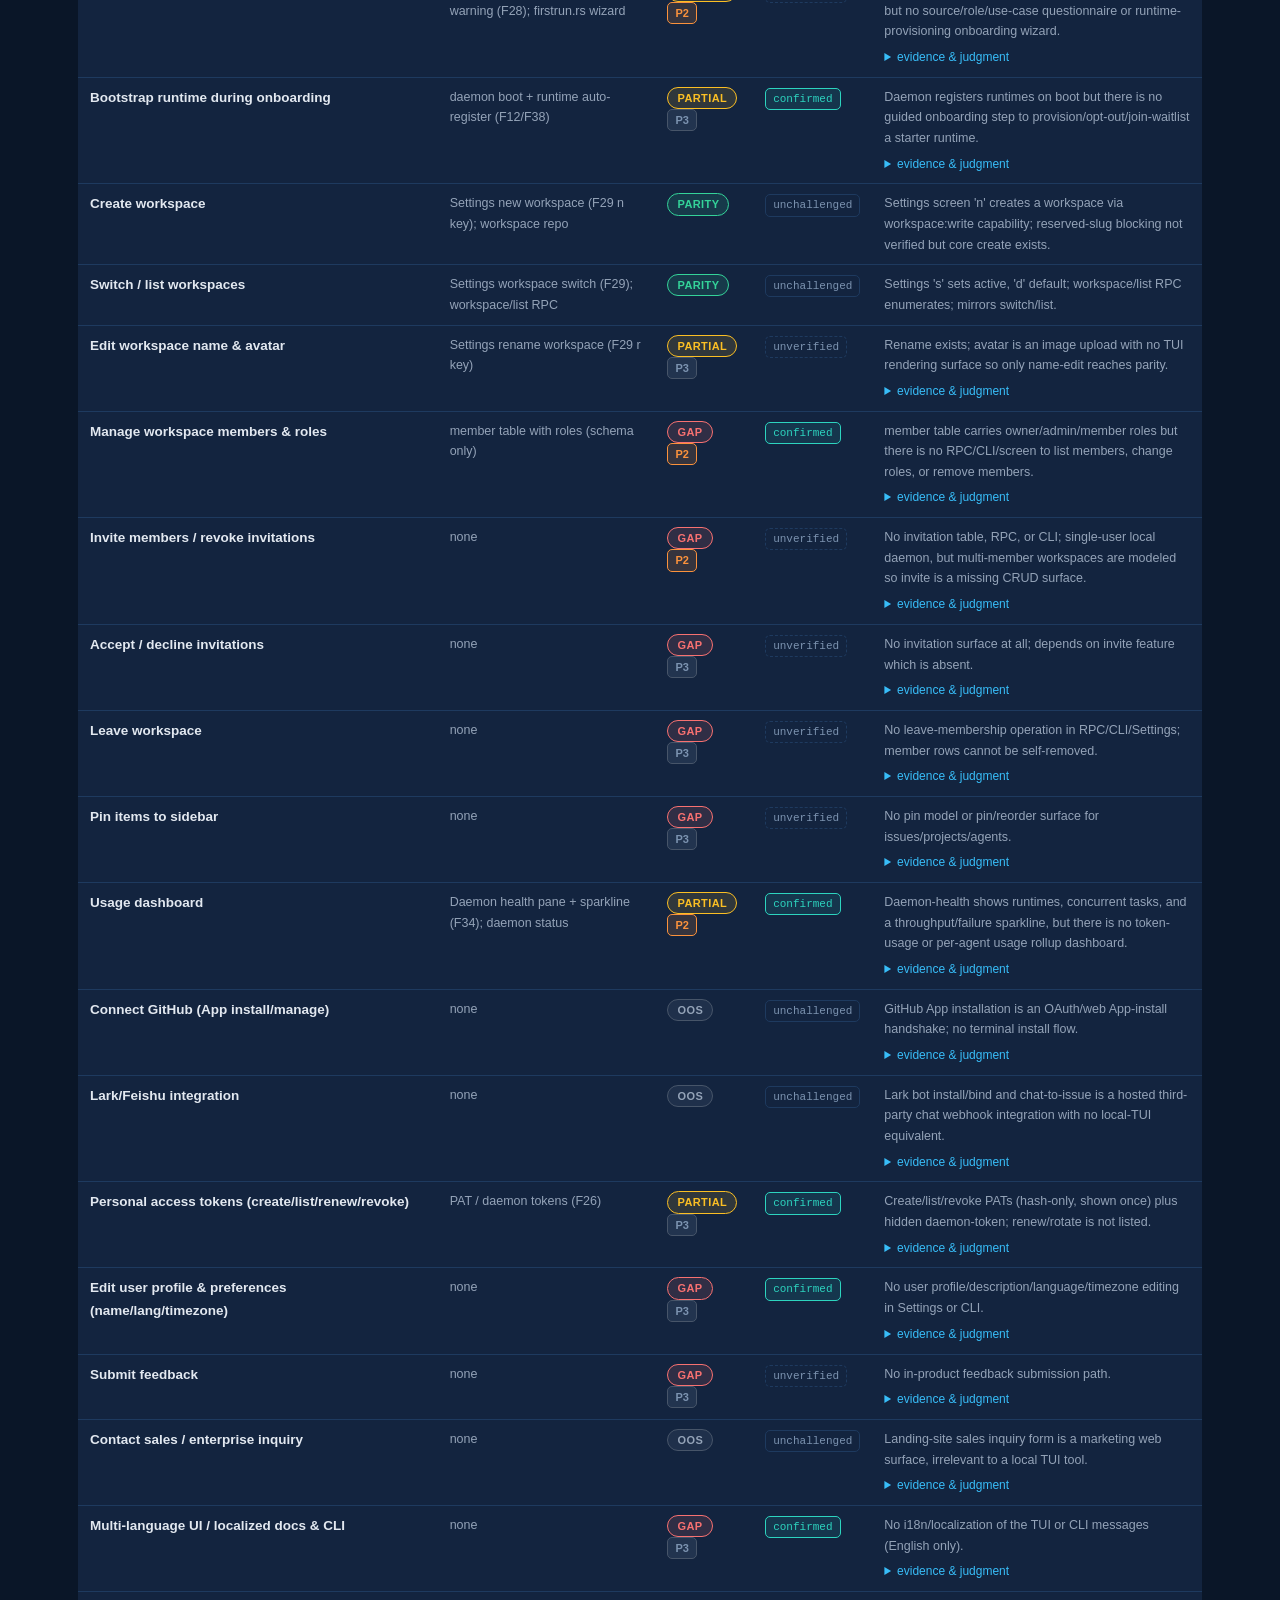
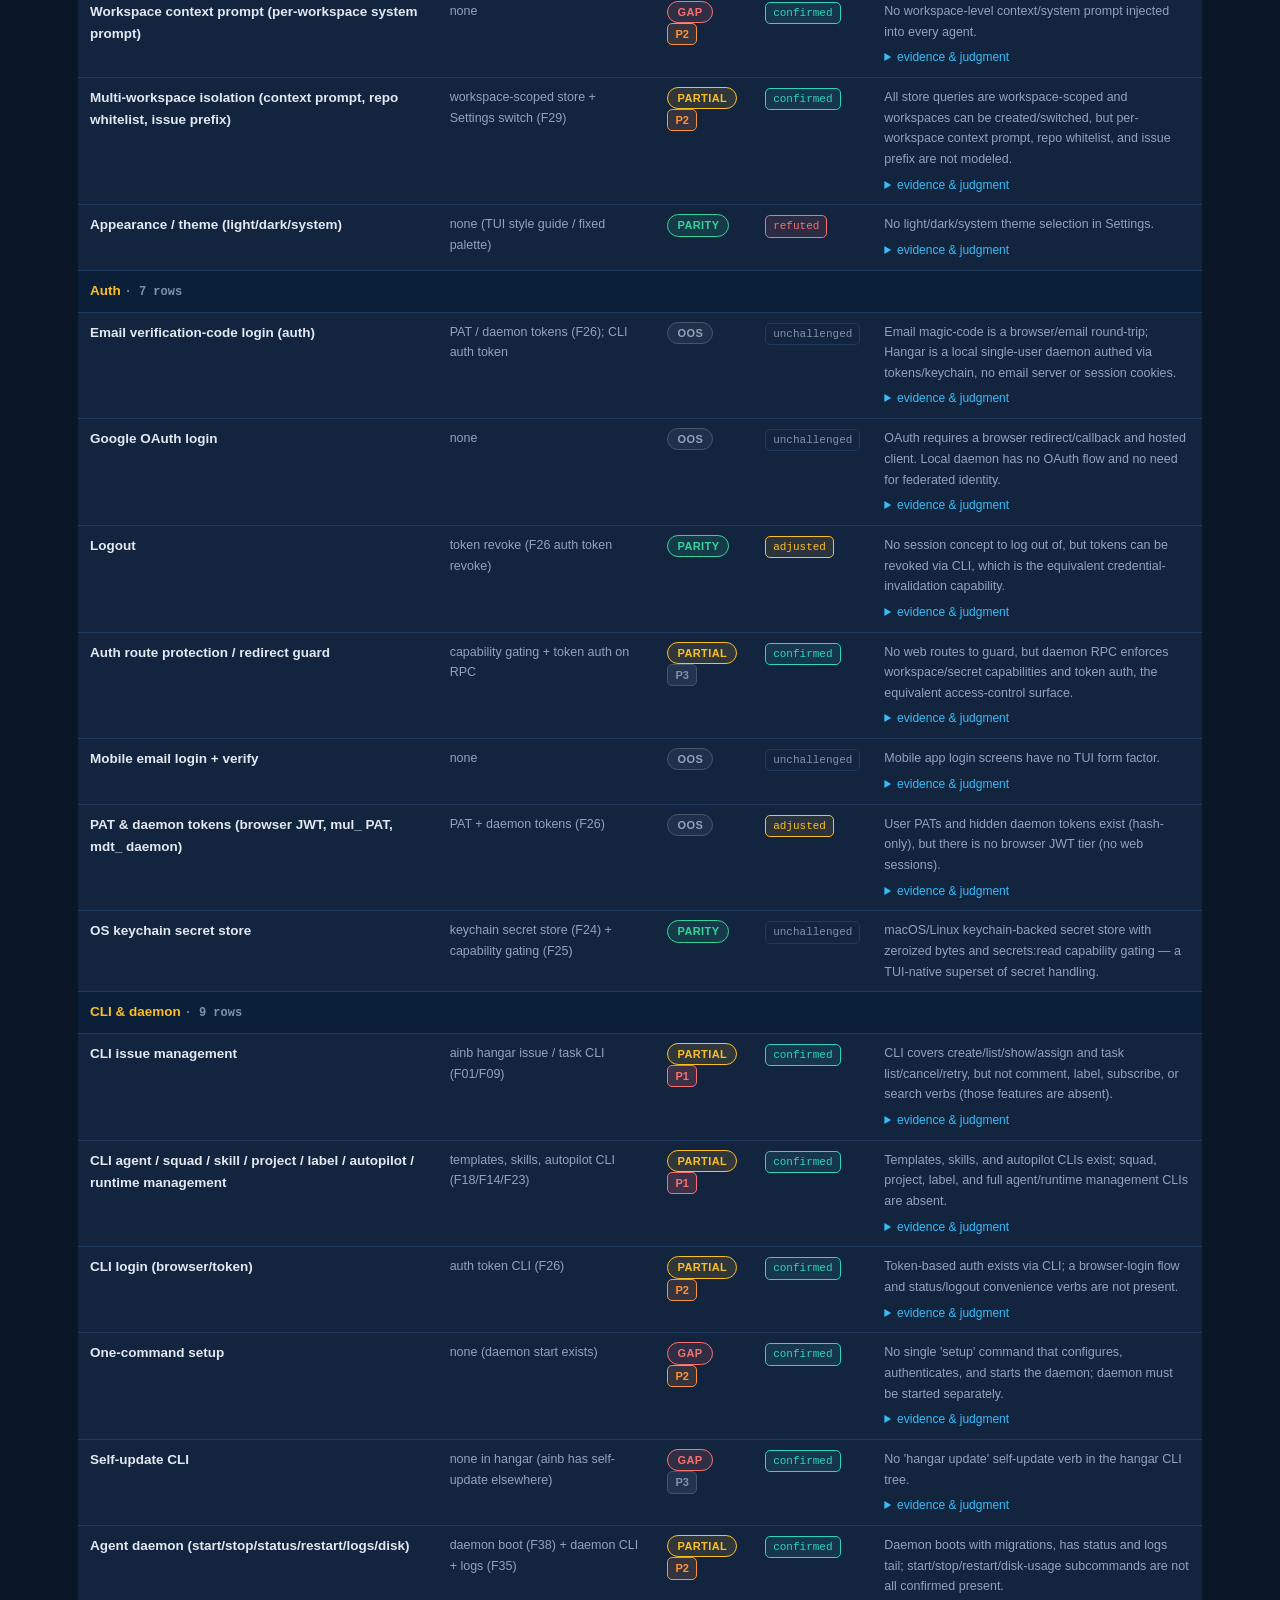
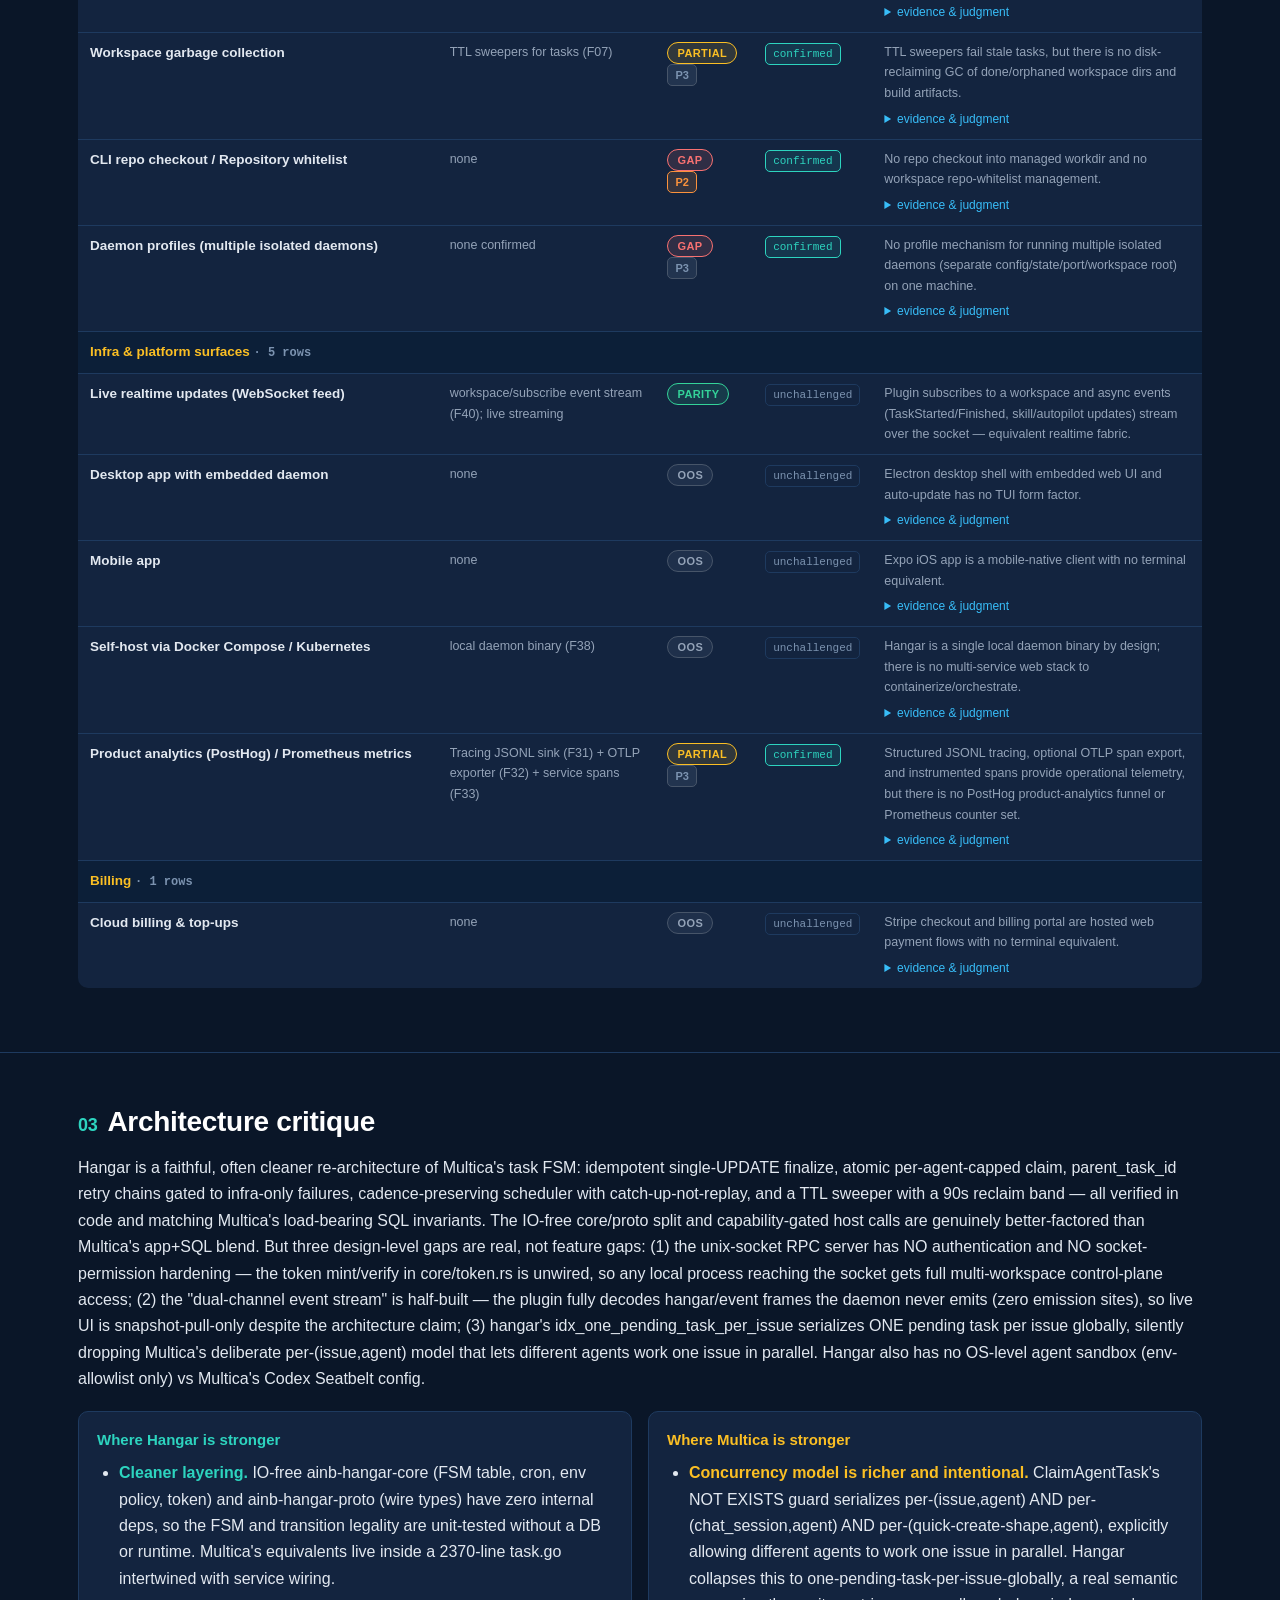
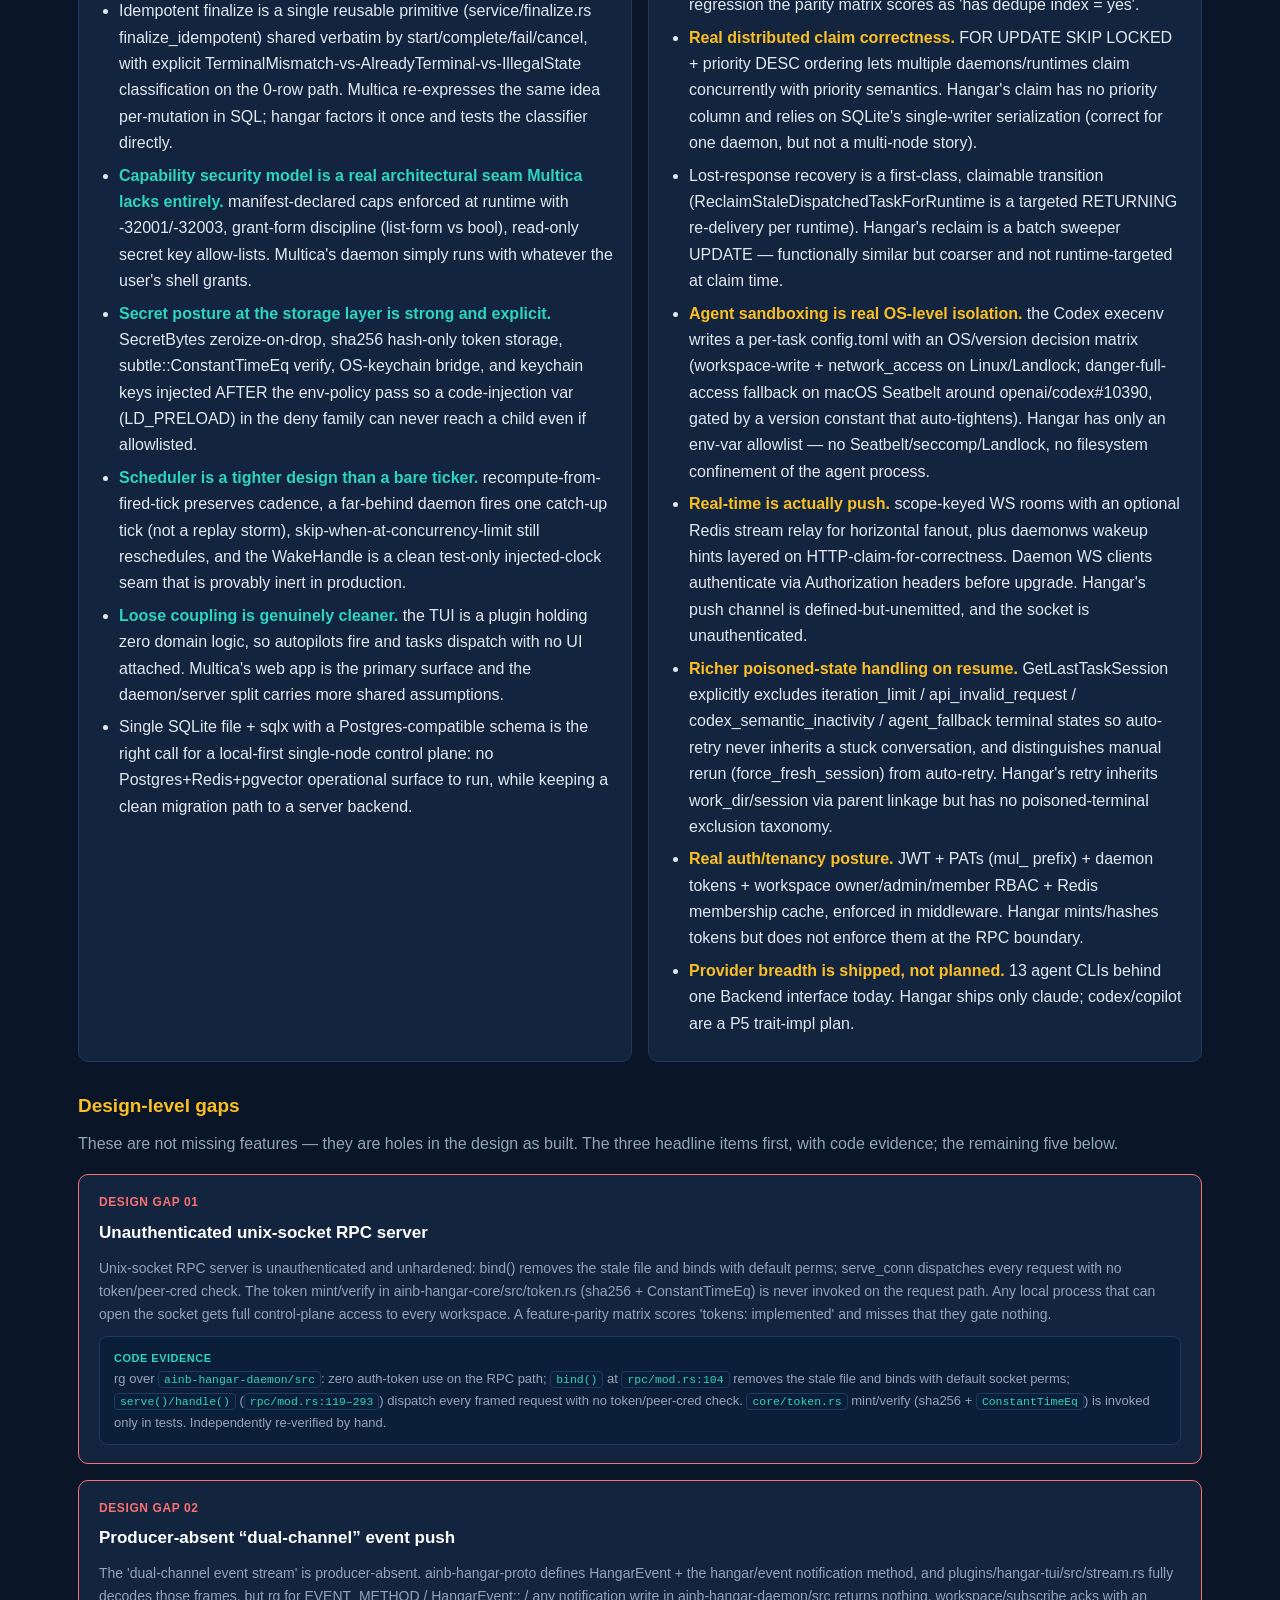
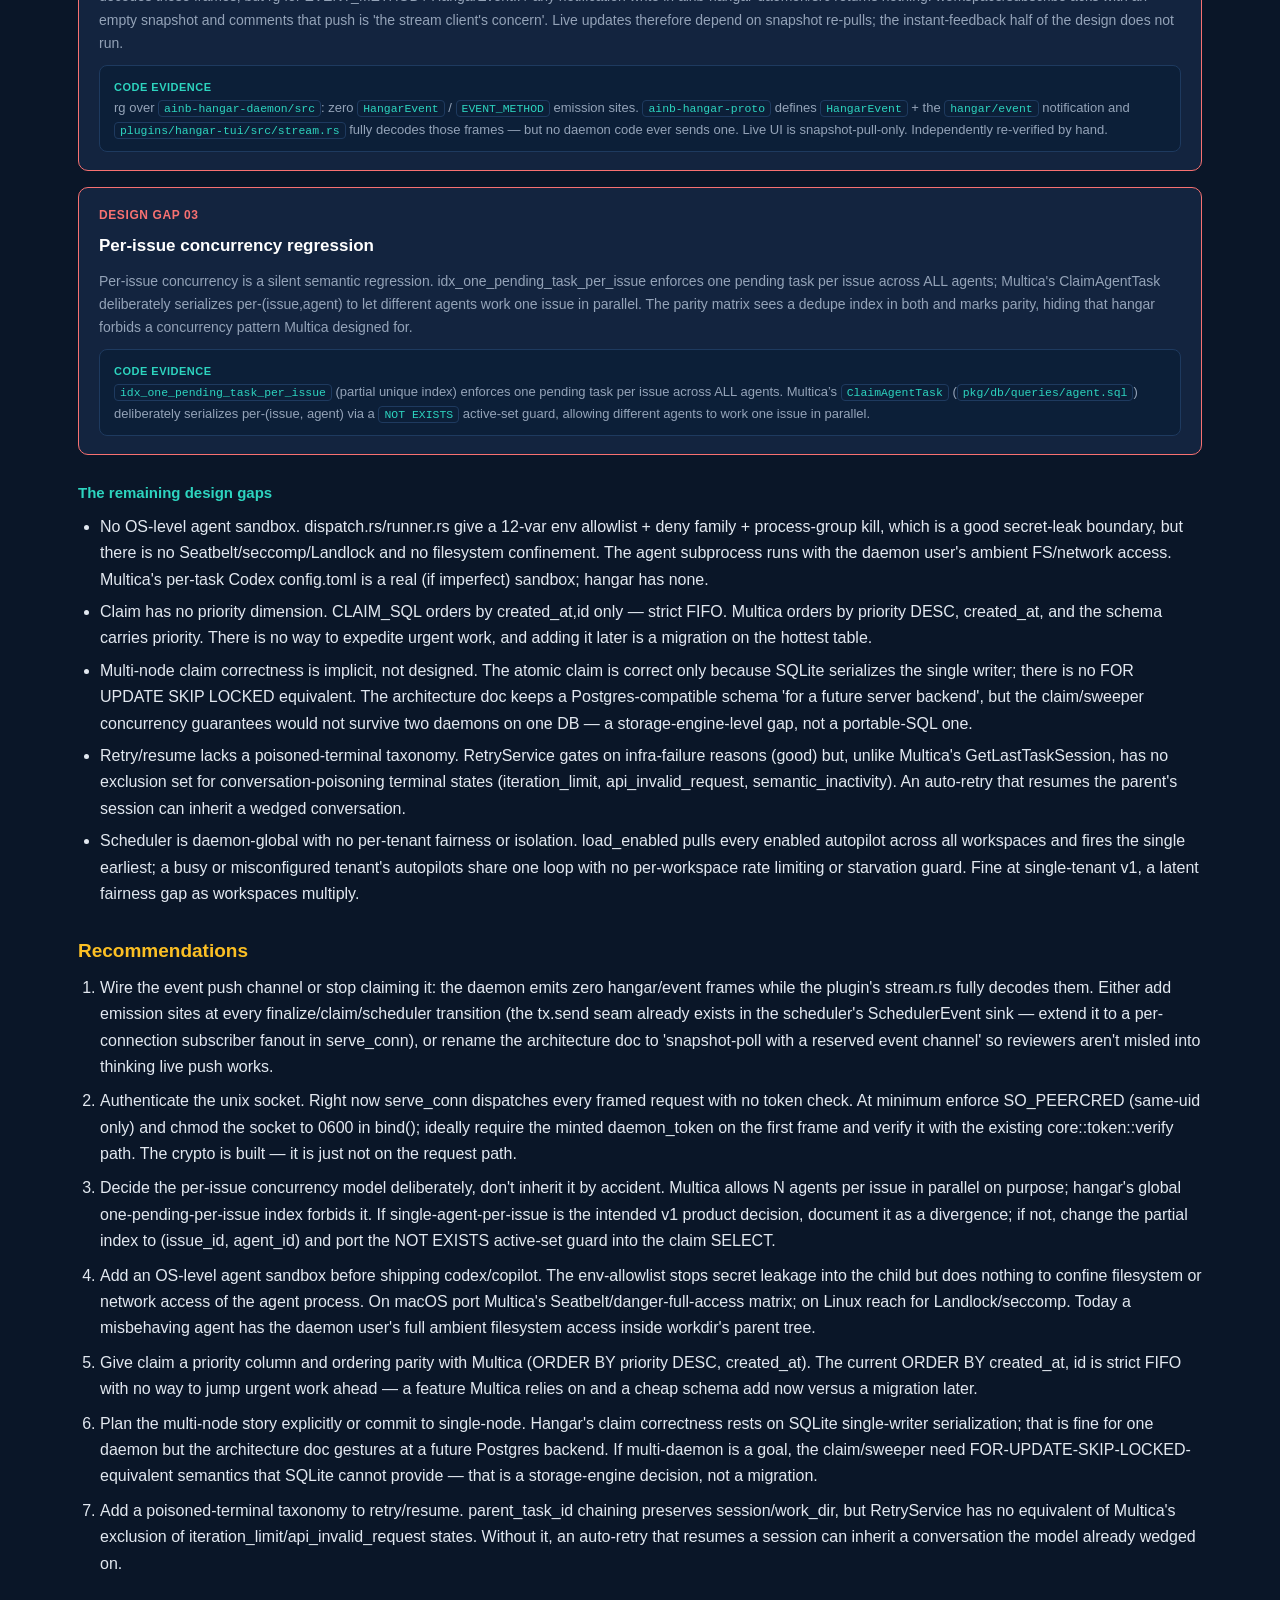
<file: research/hangar-parity-review.html>
<!DOCTYPE html>
<html lang="en">
<head>
<meta charset="utf-8" />
<meta name="viewport" content="width=device-width, initial-scale=1" />
<title>Hangar &#8646; Multica &mdash; Feature-Parity Review</title>
<style>
  :root{
    --bg:#0a1628; --panel:#0f2942; --panel2:#13243f; --line:#1e3a5f;
    --teal:#2dd4bf; --blue:#38bdf8; --gold:#fbbf24; --orange:#fb923c;
    --green:#34d399; --red:#f87171; --gray:#94a3b8; --text:#e2e8f0; --dim:#7c93b0;
    --purple:#c084fc;
  }
  *{box-sizing:border-box}
  html{scroll-behavior:smooth}
  body{margin:0;background:var(--bg);color:var(--text);
    font-family:-apple-system,BlinkMacSystemFont,"Segoe UI",Inter,Roboto,Helvetica,Arial,sans-serif;
    line-height:1.65;font-size:16px}
  a{color:var(--blue);text-decoration:none}
  a:hover{text-decoration:underline}
  code,.mono{font-family:"SF Mono",ui-monospace,Menlo,Consolas,monospace;font-size:.88em}
  code{background:#0c1f38;border:1px solid var(--line);border-radius:4px;padding:1px 5px;color:var(--teal)}
  .wrap{max-width:1180px;margin:0 auto;padding:0 28px}
  header.hero{background:linear-gradient(160deg,#0c1f38,#0a1628 60%);border-bottom:1px solid var(--line);padding:60px 0 44px}
  .hero h1{font-size:40px;margin:0 0 8px;letter-spacing:-.5px}
  .hero .tag{color:var(--teal);font-weight:600;letter-spacing:.5px;text-transform:uppercase;font-size:13px}
  .hero p.lead{font-size:19px;color:var(--gray);max-width:860px;margin:14px 0 0}
  .pills{margin-top:22px;display:flex;flex-wrap:wrap;gap:8px}
  .pill{background:var(--panel2);border:1px solid var(--line);border-radius:999px;padding:5px 13px;font-size:13px;color:var(--text)}
  .pill b{color:var(--gold)}
  .sbar{display:flex;height:34px;border-radius:8px;overflow:hidden;margin:26px 0 8px;border:1px solid var(--line);font-size:13px;font-weight:700}
  .sbar div{display:flex;align-items:center;justify-content:center;color:#06121f;white-space:nowrap;min-width:34px}
  .seg-parity{background:var(--green)}
  .seg-partial{background:var(--gold)}
  .seg-gap{background:var(--red)}
  .seg-oos{background:#64748b;color:#e2e8f0}
  .slegend{display:flex;flex-wrap:wrap;gap:18px;font-size:13px;color:var(--gray)}
  .slegend .dot{display:inline-block;width:10px;height:10px;border-radius:3px;margin-right:6px;vertical-align:baseline}
  nav.toc{position:sticky;top:0;z-index:5;background:rgba(10,22,40,.92);backdrop-filter:blur(8px);
    border-bottom:1px solid var(--line);padding:12px 0;font-size:14px}
  nav.toc .wrap{display:flex;flex-wrap:wrap;gap:6px 18px}
  nav.toc a{color:var(--gray)}
  nav.toc a:hover{color:var(--teal)}
  section{padding:46px 0;border-bottom:1px solid var(--line)}
  h2{font-size:28px;margin:0 0 6px;color:#fff;letter-spacing:-.3px}
  h2 .num{color:var(--teal);font-size:18px;margin-right:10px;font-weight:600}
  h3{font-size:19px;margin:28px 0 8px;color:var(--gold)}
  h4{font-size:15px;margin:18px 0 6px;color:var(--teal)}
  p{margin:10px 0}
  .muted{color:var(--gray)}
  .grid{display:grid;grid-template-columns:repeat(auto-fit,minmax(280px,1fr));gap:16px;margin:18px 0}
  .grid2{display:grid;grid-template-columns:1fr 1fr;gap:16px;margin:18px 0}
  @media(max-width:880px){.grid2{grid-template-columns:1fr}}
  .card{background:var(--panel2);border:1px solid var(--line);border-radius:10px;padding:16px 18px}
  .card h4{margin-top:0;color:var(--blue)}
  table{width:100%;border-collapse:collapse;margin:18px 0;font-size:13.5px;background:var(--panel2);border-radius:10px;overflow:hidden}
  th,td{text-align:left;padding:9px 12px;border-bottom:1px solid var(--line);vertical-align:top}
  th{background:#0c1f38;color:var(--teal);font-size:12px;text-transform:uppercase;letter-spacing:.4px}
  tr:last-child td{border-bottom:none}
  td .mono{color:var(--dim);font-size:12px}
  .area{background:#0c1f38;color:var(--gold);font-weight:700}
  .callout{background:#0c1f38;border-left:3px solid var(--teal);border-radius:0 8px 8px 0;padding:12px 16px;margin:16px 0;color:var(--gray)}
  .callout.warnbox{border-left-color:var(--gold)}
  .callout.redbox{border-left-color:var(--red)}
  ul.tight{margin:8px 0;padding-left:22px}
  ul.tight li{margin:6px 0}
  ol.tight{margin:8px 0;padding-left:22px}
  ol.tight li{margin:8px 0}
  footer{padding:36px 0;color:var(--dim);font-size:13px;text-align:center}
  /* status pills */
  .sp{display:inline-block;border-radius:999px;padding:1px 9px;font-size:11px;font-weight:700;
    text-transform:uppercase;letter-spacing:.4px;border:1px solid;white-space:nowrap}
  .sp-parity{color:var(--green);border-color:var(--green);background:rgba(52,211,153,.12)}
  .sp-partial{color:var(--gold);border-color:var(--gold);background:rgba(251,191,36,.12)}
  .sp-gap{color:var(--red);border-color:var(--red);background:rgba(248,113,113,.12)}
  .sp-oos{color:var(--gray);border-color:#475569;background:rgba(100,116,139,.15)}
  /* verified badges */
  .vb{display:inline-block;border-radius:5px;padding:1px 7px;font-size:11px;font-family:"SF Mono",ui-monospace,Menlo,monospace;white-space:nowrap;border:1px solid}
  .vb-confirmed{color:var(--teal);border-color:var(--teal);background:rgba(45,212,191,.1)}
  .vb-adjusted{color:var(--gold);border-color:var(--gold);background:rgba(251,191,36,.1)}
  .vb-refuted{color:var(--red);border-color:var(--red);background:rgba(248,113,113,.1)}
  .vb-unchallenged{color:var(--dim);border-color:var(--line);background:transparent}
  .vb-unverified{color:var(--dim);border-color:var(--line);border-style:dashed;background:transparent}
  /* priority chips */
  .pc{display:inline-block;border-radius:5px;padding:1px 7px;font-size:11px;font-weight:700;white-space:nowrap}
  .pc-P0{background:var(--red);color:#06121f}
  .pc-P1{background:rgba(248,113,113,.18);color:var(--red);border:1px solid var(--red)}
  .pc-P2{background:rgba(251,146,60,.15);color:var(--orange);border:1px solid var(--orange)}
  .pc-P3{background:rgba(124,147,176,.15);color:var(--dim);border:1px solid #475569}
  /* matrix table */
  #matrixtbl .featcell{min-width:190px}
  #matrixtbl .hqcell{min-width:150px;color:var(--gray);font-size:12.5px}
  #matrixtbl .ratcell{color:var(--gray);font-size:12.5px}
  details.ev{margin-top:6px}
  details.ev summary{cursor:pointer;color:var(--blue);font-size:12px}
  details.ev .evp{margin:6px 0;padding:8px 10px;background:#0c1f38;border:1px solid var(--line);border-radius:6px;font-size:12px}
  /* filter bar */
  .fbar{position:sticky;top:46px;z-index:4;display:flex;flex-wrap:wrap;align-items:center;gap:8px;
    background:rgba(12,31,56,.96);border:1px solid var(--line);border-radius:10px;padding:10px 14px;margin:16px 0;backdrop-filter:blur(8px)}
  .fbtn{background:var(--panel2);border:1px solid var(--line);color:var(--gray);border-radius:999px;
    padding:4px 13px;font-size:13px;cursor:pointer;font-family:inherit}
  .fbtn:hover{color:var(--text);border-color:var(--gray)}
  .fbtn.active{color:#06121f;font-weight:700}
  .fbtn.active[data-f="all"]{background:var(--blue);border-color:var(--blue)}
  .fbtn.active[data-f="parity"]{background:var(--green);border-color:var(--green)}
  .fbtn.active[data-f="partial"]{background:var(--gold);border-color:var(--gold)}
  .fbtn.active[data-f="gap"]{background:var(--red);border-color:var(--red)}
  .fbtn.active[data-f="oos"]{background:#64748b;border-color:#64748b;color:#e2e8f0}
  .fbar select{background:var(--panel2);border:1px solid var(--line);color:var(--text);border-radius:8px;
    padding:4px 10px;font-size:13px;font-family:inherit}
  .fcount{margin-left:auto;color:var(--dim);font-size:13px}
  /* design-gap headline cards */
  .gapcard{background:var(--panel2);border:1px solid var(--red);border-radius:10px;padding:18px 20px;margin:16px 0}
  .gapcard .gapnum{color:var(--red);font-size:12px;font-weight:700;text-transform:uppercase;letter-spacing:.6px}
  .gapcard h4{color:#fff;font-size:17px;margin:6px 0 8px}
  .gapcard p{color:var(--gray);font-size:14px}
  .evbox{background:#0c1f38;border:1px solid var(--line);border-radius:8px;padding:10px 14px;margin-top:10px;
    font-size:13px;color:var(--gray)}
  .evbox b{color:var(--teal);font-size:11px;text-transform:uppercase;letter-spacing:.5px}
  /* beads */
  .beadgrid{display:grid;grid-template-columns:repeat(auto-fill,minmax(330px,1fr));gap:14px;margin:14px 0 26px}
  .bead{background:var(--panel2);border:1px solid var(--line);border-radius:10px;padding:14px 16px;border-left-width:3px}
  .bead-architecture{border-left-color:var(--orange)}
  .bead-feature-gap{border-left-color:var(--blue)}
  .bead-verification{border-left-color:var(--teal)}
  .bead-polish{border-left-color:var(--purple)}
  .bead h4{color:#fff;margin:8px 0 6px;font-size:14.5px}
  .bead p{color:var(--gray);font-size:12.5px;margin:6px 0}
  .bhead{display:flex;gap:8px;align-items:center}
  .bsize{font-family:"SF Mono",ui-monospace,Menlo,monospace;font-size:11px;color:var(--text);
    border:1px solid var(--line);border-radius:5px;padding:1px 7px;background:#0c1f38}
  .bcat{font-size:11px;font-weight:700;border-radius:5px;padding:1px 7px;text-transform:uppercase;letter-spacing:.3px}
  .bcat-architecture{color:var(--orange);background:rgba(251,146,60,.12);border:1px solid var(--orange)}
  .bcat-feature-gap{color:var(--blue);background:rgba(56,189,248,.12);border:1px solid var(--blue)}
  .bcat-verification{color:var(--teal);background:rgba(45,212,191,.12);border:1px solid var(--teal)}
  .bcat-polish{color:var(--purple);background:rgba(192,132,252,.12);border:1px solid var(--purple)}
  .bsrc{font-size:11px;color:var(--dim);font-family:"SF Mono",ui-monospace,Menlo,monospace;margin-top:8px;word-break:break-word}
  details.big{background:var(--panel2);border:1px solid var(--line);border-radius:10px;padding:12px 16px;margin:16px 0}
  details.big summary{cursor:pointer;color:var(--blue);font-weight:600}
  .kbd{background:#0c1f38;border:1px solid var(--line);border-bottom-width:2px;border-radius:5px;padding:1px 7px;font-family:monospace;font-size:12px;color:var(--gold)}
</style>
</head>
<body>

<header class="hero">
  <div class="wrap">
    <div class="tag">agents-in-a-box · feat/multica · parity review</div>
    <h1>Hangar &#8646; Multica &mdash; feature-parity review</h1>
    <p class="lead">Hangar is a faithful &mdash; often cleaner &mdash; re-architecture of Multica&rsquo;s task FSM, but it is not yet at feature parity: of <b>113</b> mapped Multica features, <b style="color:var(--green)">19</b> are at parity, <b style="color:var(--gold)">36</b> partial, <b style="color:var(--red)">45</b> gaps, and <b style="color:var(--gray)">13</b> out of scope by design &mdash; and three design-level holes (an unauthenticated unix socket, a producer-absent event push channel, a per-issue concurrency regression) sit underneath the feature deltas.</p>
    <div class="sbar">
      <div class="seg-parity" style="flex:19" title="parity: 19">19</div>
      <div class="seg-partial" style="flex:36" title="partial: 36">36</div>
      <div class="seg-gap" style="flex:45" title="gap: 45">45</div>
      <div class="seg-oos" style="flex:13" title="out of scope by design: 13">13</div>
    </div>
    <div class="slegend">
      <span><span class="dot" style="background:var(--green)"></span>parity 19 (16.8%)</span>
      <span><span class="dot" style="background:var(--gold)"></span>partial 36 (31.9%)</span>
      <span><span class="dot" style="background:var(--red)"></span>gap 45 (39.8%)</span>
      <span><span class="dot" style="background:#64748b"></span>out-of-scope by design 13 (11.5%)</span>
    </div>
    <div class="pills">
      <span class="pill"><b>113</b> Multica features mapped</span>
      <span class="pill"><b>162</b> Multica features extracted</span>
      <span class="pill"><b>44</b> Hangar features catalogued</span>
      <span class="pill"><b>87</b> claims adversarially re-checked</span>
      <span class="pill"><b>35</b> beads proposed</span>
    </div>
  </div>
</header>

<nav class="toc"><div class="wrap">
  <a href="#method">Methodology</a>
  <a href="#matrix">Parity matrix (113)</a>
  <a href="#arch">Architecture critique</a>
  <a href="#verify">Verification &amp; testing</a>
  <a href="#beads">Proposed beads (35)</a>
</div></nav>

<!-- ───────────────────────── METHODOLOGY ───────────────────────── -->
<section id="method"><div class="wrap">
  <h2><span class="num">01</span>Methodology &mdash; how this review was produced</h2>
  <p>This review was produced by a <b>96-agent workflow</b>. Five parallel extractors catalogued <b>102</b> code-level features plus <b>60</b> doc/site-level features on the Multica side (162 total) and <b>44</b> features on the Hangar side. An independent mapping pass produced the 113-row parity matrix below; every <em>gap</em> and <em>partial</em> claim was then adversarially re-checked against the Hangar codebase by separate verifier agents.</p>
  <div class="grid">
    <div class="card"><h4 style="color:var(--teal)">54 confirmed</h4><p class="muted">The verifier reproduced the claim against Hangar source with file:line evidence.</p></div>
    <div class="card"><h4 style="color:var(--gold)">7 adjusted</h4><p class="muted">The claim was directionally right but the status or rationale changed on re-check (e.g. gap &rarr; partial).</p></div>
    <div class="card"><h4 style="color:var(--red)">2 refuted</h4><p class="muted">The original claim was wrong &mdash; the feature exists (agent concurrency limit; appearance/theme). Statuses corrected.</p></div>
    <div class="card"><h4 style="color:var(--dim)">26 unchallenged</h4><p class="muted">Parity / out-of-scope rows that were not sent through the adversarial pass.</p></div>
  </div>
  <div class="callout warnbox"><b>Honest disclosure.</b>
    <ul class="tight">
      <li><b>24 of 113 rows are flagged <span class="vb vb-unverified">unverified</span></b> in the matrix: their adversarial verdicts could not be matched back to a row name (verdict&rarr;row matching failed), so they kept their pre-verification status. Treat those statuses as the mapper&rsquo;s opinion, not a checked fact.</li>
      <li><b>26 parity / out-of-scope rows were never challenged</b> &mdash; the adversarial pass targeted only gap/partial claims.</li>
      <li>The two most severe architecture claims were <b>independently re-verified by hand</b>: <code>rg</code> over <code>ainb-hangar-daemon/src</code> finds <em>zero</em> <code>HangarEvent</code>/<code>EVENT_METHOD</code> emission sites and <em>zero</em> auth-token use on the RPC path; <code>bind()</code> at <code>rpc/mod.rs:104</code> creates the socket with default permissions.</li>
    </ul>
  </div>
</div></section>

<!-- ───────────────────────── MATRIX ───────────────────────── -->
<section id="matrix"><div class="wrap">
  <h2><span class="num">02</span>Full parity matrix &mdash; all 113 rows</h2>
  <p class="muted">Every Multica feature mapped to its Hangar equivalent, grouped by area. Status: <span class="sp sp-parity">parity</span> <span class="sp sp-partial">partial</span> <span class="sp sp-gap">gap</span> <span class="sp sp-oos">oos</span> (out of scope by design). Verification badge per row; priority chip on gap/partial rows. Expand <em>evidence &amp; judgment</em> for the verifier&rsquo;s file:line evidence and the web-only-feature judgment.</p>

  <div class="fbar">
    <button class="fbtn active" data-f="all">All (113)</button>
    <button class="fbtn" data-f="parity">Parity (19)</button>
    <button class="fbtn" data-f="partial">Partial (36)</button>
    <button class="fbtn" data-f="gap">Gap (45)</button>
    <button class="fbtn" data-f="oos">OOS (13)</button>
    <select id="areasel">
      <option value="all">All areas</option>
      <option value="issues">Issues &amp; projects (26)</option><option value="agents">Agents, tasks &amp; runtimes (19)</option><option value="autopilots">Autopilots (8)</option><option value="squads">Squads (5)</option><option value="skills">Skills (5)</option><option value="chat">Chat (4)</option><option value="notifications">Notifications (3)</option><option value="settings">Settings, workspaces &amp; onboarding (21)</option><option value="auth">Auth (7)</option><option value="cli">CLI &amp; daemon (9)</option><option value="infra">Infra &amp; platform surfaces (5)</option><option value="billing">Billing (1)</option>
    </select>
    <span class="fcount">showing <b id="mcount">113</b> of 113</span>
  </div>

  <table id="matrixtbl">
    <thead><tr><th>Multica feature</th><th>Hangar equivalent</th><th>Status</th><th>Verified</th><th>Rationale</th></tr></thead>
    <tbody>
<tr class="ahead" data-area="issues"><td colspan="5" class="area">Issues &amp; projects <span class="muted mono">· 26 rows</span></td></tr>
<tr class="mrow" data-status="partial" data-area="issues"><td class="featcell"><b>Create issue (title, desc, status, priority, assignee, dates, labels)</b></td><td class="hqcell">issue create CLI/screen (F01/F03)</td><td><span class="sp sp-partial">partial</span> <span class="pc pc-P1">P1</span></td><td><span class="vb vb-confirmed">confirmed</span></td><td class="ratcell">Create supports title/description/state/assignee only; no priority, due dates, or labels in the issue model.<details class="ev"><summary>evidence &amp; judgment</summary><p class="evp"><b>Web-only judgment —</b> Issue creation is fully TUI/CLI-native and present, but the data model lacks priority/dates/labels fields, so partial with real gaps in those attributes.</p><p class="evp"><b>Verification evidence —</b> store NewIssue/Issue ainb-hangar-store/src/repo/issue.rs:26-66 + wire IssueRow ainb-hangar-proto/src/events.rs:203-227 + CLI IssueCreateArgs ainb-core/src/cli/hangar/mod.rs:425-443 all = title/desc/state/assignee only; no priority/due/labels. Labels/priority live only in beads adapter (beads_adapter/mod.rs:99 discards priority).</p></details></td></tr>
<tr class="mrow" data-status="partial" data-area="issues"><td class="featcell"><b>Quick-create issue</b></td><td class="hqcell">issue create (F01) with c on issue list (F03)</td><td><span class="sp sp-partial">partial</span> <span class="pc pc-P3">P3</span></td><td><span class="vb vb-unverified">unverified</span></td><td class="ratcell">&#x27;c&#x27; on the issue-list screen creates an issue inline; a distinct origin-tagged quick-create lane is not modeled.<details class="ev"><summary>evidence &amp; judgment</summary><p class="evp"><b>Web-only judgment —</b> Inline quick-create is TUI-native and present; the origin-tracking nuance is the only missing piece.</p></details></td></tr>
<tr class="mrow" data-status="parity" data-area="issues"><td class="featcell"><b>Board &amp; list views</b></td><td class="hqcell">Issue list (F03) + Kanban board (F04)</td><td><span class="sp sp-parity">parity</span></td><td><span class="vb vb-unchallenged">unchallenged</span></td><td class="ratcell">Issue-list screen plus 4-column kanban with card-move RPC mirror Multica&#x27;s list+board.</td></tr>
<tr class="mrow" data-status="partial" data-area="issues"><td class="featcell"><b>Grouped issue views</b></td><td class="hqcell">Kanban columns by task status (F04)</td><td><span class="sp sp-partial">partial</span> <span class="pc pc-P3">P3</span></td><td><span class="vb vb-confirmed">confirmed</span></td><td class="ratcell">Kanban groups by task status (queued/running/done/failed); grouping by arbitrary fields (status/priority/assignee) is not offered.<details class="ev"><summary>evidence &amp; judgment</summary><p class="evp"><b>Web-only judgment —</b> Status-grouped columns exist; richer group-by is TUI-expressible, hence partial.</p><p class="evp"><b>Verification evidence —</b> Status grouping: issue_list.rs:37-76 (IssueColumn Todo/InProgress/Done), kanban.rs:56-112; tested in issue_list_reducer_test.rs:109-151. Assignee is filter not group: issue_list.rs:84-126. No priority on IssueRow (events.rs:203-215) or store; no group-by axis toggle in plugin.</p></details></td></tr>
<tr class="mrow" data-status="partial" data-area="issues"><td class="featcell"><b>Issue detail page (timeline, comments, subscribers, runs)</b></td><td class="hqcell">Task detail + live transcript (F08); task runs</td><td><span class="sp sp-partial">partial</span> <span class="pc pc-P1">P1</span></td><td><span class="vb vb-confirmed">confirmed</span></td><td class="ratcell">Hangar&#x27;s detail shows the live agent transcript and PR badge but has no comments, subscribers, or full activity timeline.<details class="ev"><summary>evidence &amp; judgment</summary><p class="evp"><b>Web-only judgment —</b> Detail/transcript is TUI-native and present; missing comments/timeline/subscribers are TUI-expressible gaps, so partial.</p><p class="evp"><b>Verification evidence —</b> task_detail.rs:508/519 (PR badge+transcript), :424-433 interleave CommentAdded, sidebar.rs:32-46 (status/assignee/project, no subscribers). CommentRow/table exist (events.rs:357, migration 0003) but NO daemon producer, no comment repo, no compose key (keymap :338-348 only j/k/R/X). Arch doc:155 scopes detail to transcript+badge+retry/cancel. No subscribers/separate timeline anywhere.</p></details></td></tr>
<tr class="mrow" data-status="partial" data-area="issues"><td class="featcell"><b>Edit / update issue (status, priority, assignee, project, dates)</b></td><td class="hqcell">task transition (F04 card move); assign (F11)</td><td><span class="sp sp-partial">partial</span> <span class="pc pc-P1">P1</span></td><td><span class="vb vb-adjusted">adjusted</span></td><td class="ratcell">State changes via kanban move and assignee via picker work; priority/project/dates are not in the model.<details class="ev"><summary>evidence &amp; judgment</summary><p class="evp"><b>Web-only judgment —</b> Field-edit is TUI-native; the missing fields (priority/project/dates) are real model gaps, so partial.</p><p class="evp"><b>Verification evidence —</b> Rationale refuted: assignee picker intent dropped (app_screens.rs:646-655, route ignores out.intent); kanban moves tasks not issues (kanban.rs:1-10, methods.rs:119); no issue-write RPC (methods.rs:155-174); issue state only via beads (inbound.rs:184). Create ignored (app_screens.rs:557). Model lacks priority/project/dates (events.rs:203-227).</p></details></td></tr>
<tr class="mrow" data-status="gap" data-area="issues"><td class="featcell"><b>Batch update / delete issues</b></td><td class="hqcell">none</td><td><span class="sp sp-gap">gap</span> <span class="pc pc-P2">P2</span></td><td><span class="vb vb-unverified">unverified</span></td><td class="ratcell">No multi-select batch update/delete in issue-list screen or CLI.<details class="ev"><summary>evidence &amp; judgment</summary><p class="evp"><b>Web-only judgment —</b> Multi-select batch ops are common in TUIs; absent, so gap not oos.</p></details></td></tr>
<tr class="mrow" data-status="gap" data-area="issues"><td class="featcell"><b>Parent / child sub-issues</b></td><td class="hqcell">none (issues); task retry parent/child (F06)</td><td><span class="sp sp-gap">gap</span> <span class="pc pc-P2">P2</span></td><td><span class="vb vb-unverified">unverified</span></td><td class="ratcell">Tasks have parent/child for retries, but issues have no parent_id/sub-issue hierarchy.<details class="ev"><summary>evidence &amp; judgment</summary><p class="evp"><b>Web-only judgment —</b> Sub-issue nesting is a TUI-expressible data relationship; not present on issues, so gap.</p></details></td></tr>
<tr class="mrow" data-status="gap" data-area="issues"><td class="featcell"><b>Label issues (create/attach/detach labels)</b></td><td class="hqcell">none</td><td><span class="sp sp-gap">gap</span> <span class="pc pc-P2">P2</span></td><td><span class="vb vb-confirmed">confirmed</span></td><td class="ratcell">No label table or issue-label join; &#x27;label&#x27; hits are bd-sync flags, not issue labels.<details class="ev"><summary>evidence &amp; judgment</summary><p class="evp"><b>Web-only judgment —</b> Issue labels are simple CRUD+chips, very TUI-native; entirely missing, so gap.</p><p class="evp"><b>Verification evidence —</b> migrations/0003_issue_comment.sql:19-43 (no label table/join); store/src/repo/issue.rs:84-99 (insert has no label col); proto/events.rs:203-227 (IssueRow no labels); proto/methods.rs ALL_METHODS + daemon rpc/mod.rs:260-261 (only skill_attach/detach, no issue-label verb); beads_sync/inbound.rs:43 SYNC_LABEL=&quot;hangar-v1&quot; is bd-filter flag only.</p></details></td></tr>
<tr class="mrow" data-status="gap" data-area="issues"><td class="featcell"><b>Custom issue metadata (KV get/set/delete)</b></td><td class="hqcell">none</td><td><span class="sp sp-gap">gap</span> <span class="pc pc-P2">P2</span></td><td><span class="vb vb-confirmed">confirmed</span></td><td class="ratcell">No per-issue key/value metadata store or CLI; pipeline-state tracking unavailable.<details class="ev"><summary>evidence &amp; judgment</summary><p class="evp"><b>Web-only judgment —</b> KV metadata is a CLI-native feature (Multica&#x27;s own is CLI form-factor); absent in Hangar, so gap.</p><p class="evp"><b>Verification evidence —</b> migrations/0003_issue_comment.sql:23-33 issue table has fixed cols, no metadata/KV col; proto/src/methods.rs:155-174 ALL_METHODS has no meta/kv method; store/src/repo/issue.rs:81,112,135,156 only insert/get/update_state/list — no set/get/delete_metadata; no issue_meta/pipeline_state anywhere.</p></details></td></tr>
<tr class="mrow" data-status="gap" data-area="issues"><td class="featcell"><b>Subscribe / unsubscribe to issues</b></td><td class="hqcell">none</td><td><span class="sp sp-gap">gap</span> <span class="pc pc-P3">P3</span></td><td><span class="vb vb-confirmed">confirmed</span></td><td class="ratcell">workspace/subscribe is an event-stream subscribe, not per-issue notification subscription; no issue-subscriber model.<details class="ev"><summary>evidence &amp; judgment</summary><p class="evp"><b>Web-only judgment —</b> Per-issue subscription driving notifications is TUI-expressible; missing, so gap.</p><p class="evp"><b>Verification evidence —</b> ainb-hangar-proto/src/methods.rs:155 ALL_METHODS has only workspace/subscribe (event stream, line 19) + hangar/issues_list; no issue/subscribe. issue.rs:49 Issue struct lacks subscribers/watchers field; no subscription migration (0001-0010); no daemon handler; notification hits = notifyd/tracing only.</p></details></td></tr>
<tr class="mrow" data-status="gap" data-area="issues"><td class="featcell"><b>React to issues (emoji reactions)</b></td><td class="hqcell">none</td><td><span class="sp sp-gap">gap</span> <span class="pc pc-P3">P3</span></td><td><span class="vb vb-confirmed">confirmed</span></td><td class="ratcell">No reaction table or surface for issues.<details class="ev"><summary>evidence &amp; judgment</summary><p class="evp"><b>Web-only judgment —</b> Emoji reactions render fine in a TUI; absent, so gap (marginal).</p><p class="evp"><b>Verification evidence —</b> No reaction table: migrations/0003_issue_comment.sql:19-43 has only issue+comment tables, no reaction col. IssueRow has no reaction field (proto/events.rs:203). issue_list.rs reducer keys are j/k///c(create)/a(assign)/enter only (issue_list.rs:338-352); no reaction RPC/event anywhere.</p></details></td></tr>
<tr class="mrow" data-status="partial" data-area="issues"><td class="featcell"><b>Search issues (full-text)</b></td><td class="hqcell">none</td><td><span class="sp sp-partial">partial</span> <span class="pc pc-P2">P2</span></td><td><span class="vb vb-adjusted">adjusted</span></td><td class="ratcell">No full-text search index or search RPC/CLI over issues; issue list has filter chips only.<details class="ev"><summary>evidence &amp; judgment</summary><p class="evp"><b>Web-only judgment —</b> Issue full-text search is CLI/TUI-expressible (Multica ships a CLI search); absent in Hangar, so gap.</p><p class="evp"><b>Verification evidence —</b> issue_list.rs:152,171-173,231-234 has `/` free-text query: `r.title.to_lowercase().contains(&amp;q)` (title-only, client-side). Claim&#x27;s &quot;filter chips only&quot; is wrong. But no server search: rpc/mod.rs:203 + snapshots.rs:46 only *_LIST; no FTS/LIKE in migrations/0003 (only idx_issue_workspace_state) or repo/issue.rs:164. Narrower than Multica&#x27;s ranked title+desc+comment LIKE search → partial.</p></details></td></tr>
<tr class="mrow" data-status="partial" data-area="issues"><td class="featcell"><b>My Issues view</b></td><td class="hqcell">issue list &#x27;Mine&#x27; filter chip (F03)</td><td><span class="sp sp-partial">partial</span> <span class="pc pc-P3">P3</span></td><td><span class="vb vb-unverified">unverified</span></td><td class="ratcell">Issue-list has a &#x27;Mine&#x27; chip approximating My Issues, but no dedicated assigned/created/agent-scoped view.<details class="ev"><summary>evidence &amp; judgment</summary><p class="evp"><b>Web-only judgment —</b> A Mine filter exists; richer scoped views are TUI-expressible, hence partial.</p></details></td></tr>
<tr class="mrow" data-status="gap" data-area="issues"><td class="featcell"><b>Comment on issues</b></td><td class="hqcell">comment table (schema only); CommentRow event</td><td><span class="sp sp-gap">gap</span> <span class="pc pc-P1">P1</span></td><td><span class="vb vb-confirmed">confirmed</span></td><td class="ratcell">comment table and CommentRow event exist but there is no write path (no RPC/CLI/screen to post a comment).<details class="ev"><summary>evidence &amp; judgment</summary><p class="evp"><b>Web-only judgment —</b> Commenting is fully TUI-native (text input + list); schema present but no create surface, so gap and core-workflow important.</p><p class="evp"><b>Verification evidence —</b> No write path: comment table only created (migrations/0003_issue_comment.sql:36), never inserted; no comment method in proto methods.rs ALL_METHODS (drift-guarded); CommentRow is display-only via fold at task_detail.rs:424; intents are RetryTask/CancelTask only (task_detail.rs:300-305).</p></details></td></tr>
<tr class="mrow" data-status="gap" data-area="issues"><td class="featcell"><b>Threaded comment replies</b></td><td class="hqcell">none</td><td><span class="sp sp-gap">gap</span> <span class="pc pc-P3">P3</span></td><td><span class="vb vb-confirmed">confirmed</span></td><td class="ratcell">Comment table has no parent_id; no threading and no comment write path at all.<details class="ev"><summary>evidence &amp; judgment</summary><p class="evp"><b>Web-only judgment —</b> Threaded replies are TUI-expressible but depend on the absent comment feature; gap.</p><p class="evp"><b>Verification evidence —</b> migrations/0003_issue_comment.sql comment table has no parent_id (only id,issue_id,author_*,body,created_at). Zero &quot;comment&quot; mentions in ainb-hangar-daemon/src; no INSERT INTO comment / add_comment / comment RPC. CommentRow/CommentAdded (proto events.rs:356) only built in proto event_roundtrip_test.rs sample_comment — dead wire type, no write path.</p></details></td></tr>
<tr class="mrow" data-status="gap" data-area="issues"><td class="featcell"><b>Edit / delete comments</b></td><td class="hqcell">none</td><td><span class="sp sp-gap">gap</span> <span class="pc pc-P3">P3</span></td><td><span class="vb vb-unverified">unverified</span></td><td class="ratcell">No comment mutation surface; comments cannot even be created.<details class="ev"><summary>evidence &amp; judgment</summary><p class="evp"><b>Web-only judgment —</b> Edit/delete are TUI-native list actions; gap because comments are absent end-to-end.</p></details></td></tr>
<tr class="mrow" data-status="gap" data-area="issues"><td class="featcell"><b>Resolve / unresolve comments</b></td><td class="hqcell">none</td><td><span class="sp sp-gap">gap</span> <span class="pc pc-P3">P3</span></td><td><span class="vb vb-unverified">unverified</span></td><td class="ratcell">No resolved_at field or resolve surface on comments.<details class="ev"><summary>evidence &amp; judgment</summary><p class="evp"><b>Web-only judgment —</b> Resolve toggle is TUI-expressible; gap, contingent on comments existing.</p></details></td></tr>
<tr class="mrow" data-status="gap" data-area="issues"><td class="featcell"><b>React to comments</b></td><td class="hqcell">none</td><td><span class="sp sp-gap">gap</span> <span class="pc pc-P3">P3</span></td><td><span class="vb vb-unverified">unverified</span></td><td class="ratcell">No comment reaction surface.<details class="ev"><summary>evidence &amp; judgment</summary><p class="evp"><b>Web-only judgment —</b> Reactions render in a TUI; gap, marginal.</p></details></td></tr>
<tr class="mrow" data-status="gap" data-area="issues"><td class="featcell"><b>Projects (status, priority, lead, grouped issues)</b></td><td class="hqcell">none</td><td><span class="sp sp-gap">gap</span> <span class="pc pc-P2">P2</span></td><td><span class="vb vb-confirmed">confirmed</span></td><td class="ratcell">No project model, project_id on issues, or project screen/CLI.<details class="ev"><summary>evidence &amp; judgment</summary><p class="evp"><b>Web-only judgment —</b> Projects are data+list views, fully TUI/CLI-expressible (Multica has a project CLI); absent in Hangar, so gap.</p><p class="evp"><b>Verification evidence —</b> No project table in migrations 0001-0010; issue.rs:49-66 Issue has only workspace_id (no project_id/priority/lead); events.rs:203 IssueRow same; methods.rs lists 15 RPCs, none project; cli/hangar/mod.rs zero project tokens; sidebar.rs:45 &quot;Project&quot; label aliases issue.workspace_id.</p></details></td></tr>
<tr class="mrow" data-status="gap" data-area="issues"><td class="featcell"><b>Project resources</b></td><td class="hqcell">none</td><td><span class="sp sp-gap">gap</span> <span class="pc pc-P3">P3</span></td><td><span class="vb vb-unverified">unverified</span></td><td class="ratcell">No projects, so no resource links/docs attachment.<details class="ev"><summary>evidence &amp; judgment</summary><p class="evp"><b>Web-only judgment —</b> Resource pointers are CLI-expressible; gap, contingent on projects.</p></details></td></tr>
<tr class="mrow" data-status="gap" data-area="issues"><td class="featcell"><b>Search projects</b></td><td class="hqcell">none</td><td><span class="sp sp-gap">gap</span> <span class="pc pc-P3">P3</span></td><td><span class="vb vb-unverified">unverified</span></td><td class="ratcell">No projects and no project search.<details class="ev"><summary>evidence &amp; judgment</summary><p class="evp"><b>Web-only judgment —</b> Project search is CLI/TUI-expressible; gap, depends on projects.</p></details></td></tr>
<tr class="mrow" data-status="gap" data-area="issues"><td class="featcell"><b>Upload / view attachments</b></td><td class="hqcell">none</td><td><span class="sp sp-gap">gap</span> <span class="pc pc-P3">P3</span></td><td><span class="vb vb-unverified">unverified</span></td><td class="ratcell">No file upload, issue-attachment listing, or preview surface.<details class="ev"><summary>evidence &amp; judgment</summary><p class="evp"><b>Web-only judgment —</b> Attaching files by path and listing them is CLI/TUI-expressible; image preview is oos but listing/attach is a gap, so overall gap.</p></details></td></tr>
<tr class="mrow" data-status="partial" data-area="issues"><td class="featcell"><b>Link PRs to issues with CI / conflict status</b></td><td class="hqcell">PR-URL capture (F36) + PR badge / open-in-browser (F37)</td><td><span class="sp sp-partial">partial</span> <span class="pc pc-P2">P2</span></td><td><span class="vb vb-confirmed">confirmed</span></td><td class="ratcell">Hangar parses a gh PR URL from the transcript and shows a badge with open-in-browser, but does not surface CI check results or merge-conflict status, nor auto-move-to-Done.<details class="ev"><summary>evidence &amp; judgment</summary><p class="evp"><b>Web-only judgment —</b> PR linking is TUI-expressible and partly present (URL+badge); CI/conflict status and auto-done are the gaps, so partial.</p><p class="evp"><b>Verification evidence —</b> pr_url.rs:47 scrapes one PR URL via regex; result.rs:42 + events.rs:220 carry only pr_url:Option&lt;String&gt;; task_detail.rs:541 renders &quot;▶ PR &lt;url&gt; [o] open&quot;. No ci_status/check_run/mergeable/conflict anywhere (grep all crates). FSM done stamps on task exit not PR merge (architecture.md:83). P9.md:40 scopes out webhooks.</p></details></td></tr>
<tr class="mrow" data-status="gap" data-area="issues"><td class="featcell"><b>Global search / Command palette (Cmd+K)</b></td><td class="hqcell">per-screen filter chips</td><td><span class="sp sp-gap">gap</span> <span class="pc pc-P2">P2</span></td><td><span class="vb vb-confirmed">confirmed</span></td><td class="ratcell">No global cross-entity search or command palette; only per-screen filter chips exist.<details class="ev"><summary>evidence &amp; judgment</summary><p class="evp"><b>Web-only judgment —</b> A fuzzy command palette is a classic TUI pattern (very TUI-native); absent, so gap.</p><p class="evp"><b>Verification evidence —</b> router.rs:34-62 global keys are tab/help/quit only, no Cmd+K/palette; proto methods.rs:19-155 ALL_METHODS closed catalogue has no search/find RPC; issue_list.rs:152-234 `/` filters only current-screen issue titles; agent_picker.rs:7,92-103 `/` narrows assign-modal actors only. No cross-entity search anywhere.</p></details></td></tr>
<tr class="mrow" data-status="partial" data-area="issues"><td class="featcell"><b>Assignee frequency suggestions</b></td><td class="hqcell">agent picker recents pinned (F11)</td><td><span class="sp sp-partial">partial</span> <span class="pc pc-P3">P3</span></td><td><span class="vb vb-confirmed">confirmed</span></td><td class="ratcell">Agent picker pins recents, approximating frequency suggestions, but not a true frequency-ranked assignee model.<details class="ev"><summary>evidence &amp; judgment</summary><p class="evp"><b>Web-only judgment —</b> Recency/frequency ordering is TUI-expressible and partly present (recents), so partial.</p><p class="evp"><b>Verification evidence —</b> No frequency model exists. Picker pins by recency only (agent_picker.rs:117-131 sort_recent_then_alpha; events.rs:248-250 recent_rank). Daemon hardcodes recent_rank: None for every actor (snapshots.rs:113-116,138,149), so even recency pinning is inert; only alpha+filter is live.</p></details></td></tr>
<tr class="ahead" data-area="agents"><td colspan="5" class="area">Agents, tasks &amp; runtimes <span class="muted mono">· 19 rows</span></td></tr>
<tr class="mrow" data-status="parity" data-area="agents"><td class="featcell"><b>Assign issue to agent or member</b></td><td class="hqcell">Agent picker (F11) + --assign enqueue (F01)</td><td><span class="sp sp-parity">parity</span></td><td><span class="vb vb-unchallenged">unchallenged</span></td><td class="ratcell">Agent picker assigns human or agent; agent assignment enqueues a task — the core assign-and-queue flow.</td></tr>
<tr class="mrow" data-status="parity" data-area="agents"><td class="featcell"><b>Rerun issue task</b></td><td class="hqcell">task retry (F06/F09); task detail r</td><td><span class="sp sp-parity">parity</span></td><td><span class="vb vb-unchallenged">unchallenged</span></td><td class="ratcell">&#x27;r&#x27; in task detail and CLI task retry spawn a fresh execution, matching rerun.</td></tr>
<tr class="mrow" data-status="parity" data-area="agents"><td class="featcell"><b>Cancel running task</b></td><td class="hqcell">task cancel (F08 x / F09 CLI)</td><td><span class="sp sp-parity">parity</span></td><td><span class="vb vb-unchallenged">unchallenged</span></td><td class="ratcell">Task detail &#x27;x&#x27; (confirm modal) and CLI task cancel match cancel-in-progress.</td></tr>
<tr class="mrow" data-status="partial" data-area="agents"><td class="featcell"><b>View task runs &amp; run messages</b></td><td class="hqcell">Task detail live transcript (F08); execution history</td><td><span class="sp sp-partial">partial</span> <span class="pc pc-P2">P2</span></td><td><span class="vb vb-unverified">unverified</span></td><td class="ratcell">Single live transcript per task is shown; a list of historical runs per issue with per-run message logs is not fully surfaced.<details class="ev"><summary>evidence &amp; judgment</summary><p class="evp"><b>Web-only judgment —</b> Transcript view is present and TUI-native; the per-issue run-history list is the gap, so partial.</p></details></td></tr>
<tr class="mrow" data-status="gap" data-area="agents"><td class="featcell"><b>Mention agent in comment to trigger it</b></td><td class="hqcell">none</td><td><span class="sp sp-gap">gap</span> <span class="pc pc-P1">P1</span></td><td><span class="vb vb-confirmed">confirmed</span></td><td class="ratcell">No comment mention parser or comment-triggered task path; comments themselves are unreachable.<details class="ev"><summary>evidence &amp; judgment</summary><p class="evp"><b>Web-only judgment —</b> @-mention-to-trigger is a core agent-collaboration loop and TUI-expressible; absent, so an important gap.</p><p class="evp"><b>Verification evidence —</b> No mention parser/regex over comment bodies anywhere; no comment-write RPC (methods.rs ALL_METHODS lacks any comment method); zero comment refs in ainb-hangar-store. CommentAdded (events.rs:97) only rendered read-only at task_detail.rs:424, produced solely by test fixtures. No comment-triggered task-spawn path. (Rationale&#x27;s &quot;comments unreachable&quot; is wrong-they render-but feature absent.)</p></details></td></tr>
<tr class="mrow" data-status="partial" data-area="agents"><td class="featcell"><b>Agent posts progress / blocker comments</b></td><td class="hqcell">live task transcript stream (F08/F40)</td><td><span class="sp sp-partial">partial</span> <span class="pc pc-P2">P2</span></td><td><span class="vb vb-confirmed">confirmed</span></td><td class="ratcell">Running agents stream progress to the task transcript, but they do not write durable system-authored comments on the issue.<details class="ev"><summary>evidence &amp; judgment</summary><p class="evp"><b>Web-only judgment —</b> Progress reporting exists via transcript (TUI-native); persisting it as issue comments is the gap, so partial.</p><p class="evp"><b>Verification evidence —</b> Progress streams: runner.rs:294 stream_stdout; docs/hangar/architecture.md:82. But comment table (migrations/0003_issue_comment.sql:36) is unwired: no SQL touches it, no repo/comment.rs, no hangar/comment RPC in proto/src/methods.rs; CommentRow/CommentAdded (events.rs:96,355) constructed only in tests, never by daemon/runner.</p></details></td></tr>
<tr class="mrow" data-status="partial" data-area="agents"><td class="featcell"><b>Create / edit / archive agents</b></td><td class="hqcell">templates use materialises agent (F18); agent repo</td><td><span class="sp sp-partial">partial</span> <span class="pc pc-P1">P1</span></td><td><span class="vb vb-confirmed">confirmed</span></td><td class="ratcell">Agents can be created by materialising a template (CLI), but there is no general create/edit/archive/restore agent CRUD surface or archived flag.<details class="ev"><summary>evidence &amp; judgment</summary><p class="evp"><b>Web-only judgment —</b> Agent CRUD is fully CLI/TUI-expressible; only template-instantiation exists, no edit/archive, so partial.</p><p class="evp"><b>Verification evidence —</b> agent.rs:55/79/94 AgentRepo=insert/get/list only (no update/delete); migration 0002 agent table has no archived col; methods.rs ALL_METHODS has only hangar/agents_list; zero `archiv` matches in all hangar crates+CLI; create only via `templates use` (cli/hangar/mod.rs) + seed.rs.</p></details></td></tr>
<tr class="mrow" data-status="parity" data-area="agents"><td class="featcell"><b>Create agent from template</b></td><td class="hqcell">templates list/show/use (F17/F18)</td><td><span class="sp sp-parity">parity</span></td><td><span class="vb vb-unchallenged">unchallenged</span></td><td class="ratcell">10 curated embedded templates with list/show/use that materialises a live agent + skills.</td></tr>
<tr class="mrow" data-status="partial" data-area="agents"><td class="featcell"><b>Configure agent runtime, model, args, env, MCP, thinking</b></td><td class="hqcell">agent table (instructions/runtime/visibility only); env allowlist (F27)</td><td><span class="sp sp-partial">partial</span> <span class="pc pc-P1">P1</span></td><td><span class="vb vb-confirmed">confirmed</span></td><td class="ratcell">Runtime binding and env allowlist exist, but model, thinking level, custom CLI args, MCP config, and per-agent env vars are not in the agent model.<details class="ev"><summary>evidence &amp; judgment</summary><p class="evp"><b>Web-only judgment —</b> Agent config is CLI/TUI-expressible; most knobs (model/args/MCP/thinking/env) are absent from the schema, so partial with substantial gaps.</p><p class="evp"><b>Verification evidence —</b> agent model has only id/workspace_id/name/runtime_id/instructions/visibility/owner_id (migrations/0002_agent_runtime_skill.sql:31-39, repo/agent.rs:26-42). Runtime binding present (runtime_id FK + provider). Env is global EnvPolicy allowlist, not per-agent (env_policy.rs:84). Zero matches for mcp/model_id/thinking_level across all hangar crates. Thinking refs are transcript display only (task_detail.rs:51).</p></details></td></tr>
<tr class="mrow" data-status="parity" data-area="agents"><td class="featcell"><b>Agent concurrency limit</b></td><td class="hqcell">none (per-agent); daemon claim-slot cache (F34)</td><td><span class="sp sp-parity">parity</span></td><td><span class="vb vb-refuted">refuted</span></td><td class="ratcell">Daemon has global claim-slot bounds but no configurable per-agent max-concurrency field.<details class="ev"><summary>evidence &amp; judgment</summary><p class="evp"><b>Web-only judgment —</b> Per-agent concurrency is a config field, TUI-expressible; absent, so gap.</p><p class="evp"><b>Verification evidence —</b> migrations/0006_claim_dispatch_concurrency.sql:24 adds `agent.max_concurrent_tasks INTEGER NOT NULL DEFAULT 1`; store/src/service/claim.rs:108-111 enforces it atomically in CLAIM_SQL (cites Multica task.go:761 CountRunningTasks); tests/claim_task_integration.rs:245,275 cover caps of 1 and 2.</p></details></td></tr>
<tr class="mrow" data-status="partial" data-area="agents"><td class="featcell"><b>Cancel all agent tasks</b></td><td class="hqcell">per-task cancel (F08/F09)</td><td><span class="sp sp-partial">partial</span> <span class="pc pc-P3">P3</span></td><td><span class="vb vb-confirmed">confirmed</span></td><td class="ratcell">Individual tasks can be cancelled, but there is no single &#x27;cancel all tasks for this agent&#x27; operation.<details class="ev"><summary>evidence &amp; judgment</summary><p class="evp"><b>Web-only judgment —</b> Bulk-cancel-by-agent is a CLI verb, TUI-expressible; only per-task exists, so partial.</p><p class="evp"><b>Verification evidence —</b> Per-task cancel only: cancel.rs:41 cancel(task_id); methods.rs:121 task_transition params {task_id}; cli/hangar/mod.rs:466,482 Cancel(TaskIdArgs{id}); kanban.rs:301 single-card transition; task_detail.rs:304 CancelTask(TaskId). No by_agent/bulk cancel query in store or daemon.</p></details></td></tr>
<tr class="mrow" data-status="oos" data-area="agents"><td class="featcell"><b>Set agent avatar</b></td><td class="hqcell">none</td><td><span class="sp sp-oos">oos</span></td><td><span class="vb vb-unchallenged">unchallenged</span></td><td class="ratcell">Avatar is an uploaded image with no meaningful terminal rendering.<details class="ev"><summary>evidence &amp; judgment</summary><p class="evp"><b>Web-only judgment —</b> Image avatars have no TUI rendering surface; oos. (Presence dots in the picker are the TUI-native identity cue.)</p></details></td></tr>
<tr class="mrow" data-status="parity" data-area="agents"><td class="featcell"><b>Live task progress streaming</b></td><td class="hqcell">task detail live transcript (F08); task message stream (F40)</td><td><span class="sp sp-parity">parity</span></td><td><span class="vb vb-unchallenged">unchallenged</span></td><td class="ratcell">5-colour live transcript streams task messages as events to the UI, matching task:message/updated streaming.</td></tr>
<tr class="mrow" data-status="partial" data-area="agents"><td class="featcell"><b>Manage agent runtimes / Unified runtimes dashboard</b></td><td class="hqcell">Daemon health pane (F34) lists registered runtimes; daemon status CLI</td><td><span class="sp sp-partial">partial</span> <span class="pc pc-P2">P2</span></td><td><span class="vb vb-confirmed">confirmed</span></td><td class="ratcell">Daemon health lists registered runtimes with status, but there is no full manage surface (update, set visibility, delete, archive-and-delete).<details class="ev"><summary>evidence &amp; judgment</summary><p class="evp"><b>Web-only judgment —</b> Runtime listing+status is present and TUI-native; the management verbs (delete/visibility/update) are the gap, so partial.</p><p class="evp"><b>Verification evidence —</b> methods.rs:155-173 ALL_METHODS has only hangar/agents_list + hangar/daemon_health (read); no update/delete/visibility/archive verbs. agent_runtime.rs:37-94 + agent.rs:55-94 repos are insert/get/list only despite agent carrying visibility/owner (architecture.md:112). daemon_health.rs screen has zero key handlers.</p></details></td></tr>
<tr class="mrow" data-status="gap" data-area="agents"><td class="featcell"><b>Inspect runtime models / skills / update CLI</b></td><td class="hqcell">none</td><td><span class="sp sp-gap">gap</span> <span class="pc pc-P3">P3</span></td><td><span class="vb vb-confirmed">confirmed</span></td><td class="ratcell">No query of a runtime&#x27;s available models or local skills, and no runtime CLI-update trigger.<details class="ev"><summary>evidence &amp; judgment</summary><p class="evp"><b>Web-only judgment —</b> Querying runtime models/skills is CLI-expressible; absent, so gap.</p><p class="evp"><b>Verification evidence —</b> agent_runtime.rs:17-32 + migration 0002_agent_runtime_skill.sql:16-24 store only provider/mode/status (no models/version); settings.rs:113-120 RuntimeHealthRow exposes only provider/connected/pid; methods.rs lists 15 RPCs, none query runtime models or trigger CLI update; runner.rs:1 spawns claude only to execute tasks.</p></details></td></tr>
<tr class="mrow" data-status="oos" data-area="agents"><td class="featcell"><b>Cloud runtime node control</b></td><td class="hqcell">none (runtime_mode cloud enum only)</td><td><span class="sp sp-oos">oos</span></td><td><span class="vb vb-adjusted">adjusted</span></td><td class="ratcell">Schema models a &#x27;cloud&#x27; runtime_mode but there is no create/start/stop/reboot/exec on cloud nodes.<details class="ev"><summary>evidence &amp; judgment</summary><p class="evp"><b>Web-only judgment —</b> Node lifecycle commands are CLI-expressible; the enum exists but no control surface, so gap (and Multica itself marks cloud as waitlist).</p><p class="evp"><b>Verification evidence —</b> No cloud-node verbs exist (methods.rs:155-174 ALL_METHODS test-guarded; agent_runtime.rs:45-94 only insert/get/list; seed.rs:171 local-only). But it&#x27;s a deliberate scope-out: build-plan.md:56 &quot;Cloud runtime: skip entirely&quot;; Multica&#x27;s cloud control is a proxy to a closed SaaS fleet (research/01:136, research/04:43).</p></details></td></tr>
<tr class="mrow" data-status="partial" data-area="agents"><td class="featcell"><b>Multiple coding-agent backends (12 providers)</b></td><td class="hqcell">claude runner only (F43); Provider trait stub</td><td><span class="sp sp-partial">partial</span> <span class="pc pc-P1">P1</span></td><td><span class="vb vb-confirmed">confirmed</span></td><td class="ratcell">Only the claude provider ships; a Provider trait exists for future codex/copilot/gemini but no other backend is implemented.<details class="ev"><summary>evidence &amp; judgment</summary><p class="evp"><b>Web-only judgment —</b> Multi-provider execution is daemon-native and core to the product; only 1 of 12 implemented, so partial with a major gap.</p><p class="evp"><b>Verification evidence —</b> runner.rs:137-152 only Provider impl=Runner(&quot;claude&quot;); run_loop.rs:284 unconditionally run_claude (no codex/copilot/gemini exec path); cfg only claude_path/HANGAR_CLAUDE_PATH. Scaffolding real+tested: materialise.rs:57-122 ProviderSkillLayout (claude/codex/cursor/copilot/gemini) + materialise_skills_tests.rs. Core registry (4 providers) unused by hangar crates.</p></details></td></tr>
<tr class="mrow" data-status="parity" data-area="agents"><td class="featcell"><b>Task lifecycle &amp; state machine (queued/running/completed/failed/cancelled, timeouts, retries, orphan reclaim)</b></td><td class="hqcell">Task FSM (F05) + retry chain (F06) + TTL sweepers (F07) + runner timeout (F43)</td><td><span class="sp sp-parity">parity</span></td><td><span class="vb vb-unchallenged">unchallenged</span></td><td class="ratcell">Strict task FSM, parent/child retry with max-attempts, TTL orphan/stale sweeps, and runner timeout cover the full lifecycle.</td></tr>
<tr class="mrow" data-status="partial" data-area="agents"><td class="featcell"><b>Session resumption (reuse session_id + work_dir)</b></td><td class="hqcell">runner pins first session_id (F43); ExecEnv workdir</td><td><span class="sp sp-partial">partial</span> <span class="pc pc-P2">P2</span></td><td><span class="vb vb-confirmed">confirmed</span></td><td class="ratcell">Runner pins the claude session_id and uses an isolated ExecEnv workdir per task, but reuse across the same (agent,issue) pair to preserve context is not confirmed.<details class="ev"><summary>evidence &amp; judgment</summary><p class="evp"><b>Web-only judgment —</b> Session reuse is daemon-internal and TUI-invisible; session_id pinning present, cross-task reuse is the unverified gap, so partial.</p><p class="evp"><b>Verification evidence —</b> runner.rs:192-205 spawns claude with ZERO args (no .arg/.args); grep for --resume/-r/--session/--continue across daemon+core = 0 hits. session_id only captured outbound (runner.rs:302-319), persisted (complete.rs:63-68, run_loop.rs:329) but never fed back. claim.rs:37-40 exposes prior_session_id but execute_claimed (run_loop.rs:228-284) never reads it. Workdir keyed per-task-id (execenv.rs:144; worktree.rs:46 branch hangar/task/{shortID}); resume = same-task recovery only (worktree.rs:81-86). retry.rs:64,108-116 drops session_id (NULL), only work_dir inherited. No (agent,issue) context reuse exists.</p></details></td></tr>
<tr class="ahead" data-area="autopilots"><td colspan="5" class="area">Autopilots <span class="muted mono">· 8 rows</span></td></tr>
<tr class="mrow" data-status="parity" data-area="autopilots"><td class="featcell"><b>Create / edit / delete autopilots</b></td><td class="hqcell">Autopilot cron CRUD (F19); Autopilots screen (F22)</td><td><span class="sp sp-parity">parity</span></td><td><span class="vb vb-unchallenged">unchallenged</span></td><td class="ratcell">CLI create/list/enable/disable and Autopilots screen a/e/d cover autopilot CRUD with prompt+assignee.</td></tr>
<tr class="mrow" data-status="parity" data-area="autopilots"><td class="featcell"><b>Schedule autopilot via cron</b></td><td class="hqcell">Autopilot cron + scheduler (F19/F20)</td><td><span class="sp sp-parity">parity</span></td><td><span class="vb vb-unchallenged">unchallenged</span></td><td class="ratcell">Cron validation, next_tick scheduling, and a firing scheduler match cron scheduling.</td></tr>
<tr class="mrow" data-status="parity" data-area="autopilots"><td class="featcell"><b>Manually trigger autopilot</b></td><td class="hqcell">autopilot run / fire_now (F20/F23); screen r</td><td><span class="sp sp-parity">parity</span></td><td><span class="vb vb-unchallenged">unchallenged</span></td><td class="ratcell">CLI &#x27;autopilot run&#x27; and screen &#x27;r&#x27; run-now both fire immediately via fire_now RPC.</td></tr>
<tr class="mrow" data-status="gap" data-area="autopilots"><td class="featcell"><b>Webhook-triggered autopilots</b></td><td class="hqcell">none</td><td><span class="sp sp-gap">gap</span> <span class="pc pc-P2">P2</span></td><td><span class="vb vb-confirmed">confirmed</span></td><td class="ratcell">Only cron + manual triggers; no webhook URL, signing secret, or event filters.<details class="ev"><summary>evidence &amp; judgment</summary><p class="evp"><b>Web-only judgment —</b> Webhook ingestion needs an HTTP listener; a local daemon can expose one and it is configurable via CLI, so this is a gap not oos (capability is server-side, not browser-bound).</p><p class="evp"><b>Verification evidence —</b> autopilot/mod.rs:1 &quot;cron-scheduled&quot;; service.rs:38-99 Autopilot/CreateAutopilot carry only cron_expr/next_tick_at, no webhook/secret/filter fields; proto methods.rs:83-106 only autopilots_list/runs/fire_now/set_enabled (cron + manual); pr_url.rs:3 &quot;no webhook&quot;; daemon lib.rs:74 only UnixListener, no HTTP ingress.</p></details></td></tr>
<tr class="mrow" data-status="gap" data-area="autopilots"><td class="featcell"><b>Rotate webhook token / set signing secret</b></td><td class="hqcell">none</td><td><span class="sp sp-gap">gap</span> <span class="pc pc-P3">P3</span></td><td><span class="vb vb-unverified">unverified</span></td><td class="ratcell">No webhook trigger exists, so no token rotation or HMAC secret management.<details class="ev"><summary>evidence &amp; judgment</summary><p class="evp"><b>Web-only judgment —</b> Token/secret management is CLI-expressible; gap, contingent on webhook triggers.</p></details></td></tr>
<tr class="mrow" data-status="partial" data-area="autopilots"><td class="featcell"><b>View autopilot runs &amp; deliveries</b></td><td class="hqcell">Autopilots screen run list (F22); autopilot_runs RPC</td><td><span class="sp sp-partial">partial</span> <span class="pc pc-P3">P3</span></td><td><span class="vb vb-confirmed">confirmed</span></td><td class="ratcell">Autopilot run history is listed, but there are no webhook deliveries to inspect/replay (no webhooks).<details class="ev"><summary>evidence &amp; judgment</summary><p class="evp"><b>Web-only judgment —</b> Run history is present and TUI-native; the webhook-delivery inspection half is gap, so partial.</p><p class="evp"><b>Verification evidence —</b> Runs at parity: methods.rs:91 HANGAR_AUTOPILOT_RUNS; autopilots.rs:44,82,350 run-history pane; snapshots.rs:380 autopilot_runs; tested autopilots_reducer_test.rs:37. Deliveries absent: zero webhook_deliveries/replay in code; P7.md:6 &quot;Out of scope: webhook autopilots&quot;; build-plan.md:55 &quot;no webhook ingress at v1&quot;.</p></details></td></tr>
<tr class="mrow" data-status="partial" data-area="autopilots"><td class="featcell"><b>Autopilot modes &amp; concurrency (create_issue/run_only; skip/queue/replace)</b></td><td class="hqcell">scheduler skip when in-flight (F21)</td><td><span class="sp sp-partial">partial</span> <span class="pc pc-P2">P2</span></td><td><span class="vb vb-confirmed">confirmed</span></td><td class="ratcell">Concurrency skip-when-running is implemented, but explicit create_issue vs run_only modes and queue/replace policies are not exposed.<details class="ev"><summary>evidence &amp; judgment</summary><p class="evp"><b>Web-only judgment —</b> Modes/policies are config enums, TUI-expressible; only skip-concurrency present, so partial.</p><p class="evp"><b>Verification evidence —</b> Skip-only: scheduler.rs:38-42 + architecture.md:143; queue/replace enum collapsed to int (P7.md:17). No create_issue/run_only mode — fire path hardcodes issue_id=NULL (autopilot_run.rs:133); grep finds no ExecutionMode/create_issue/run_only/queue/replace in hangar src. Multica had all three (01-codebase-archaeology.md:269,493).</p></details></td></tr>
<tr class="mrow" data-status="gap" data-area="autopilots"><td class="featcell"><b>Autopilot templates (one-click presets)</b></td><td class="hqcell">none</td><td><span class="sp sp-gap">gap</span> <span class="pc pc-P3">P3</span></td><td><span class="vb vb-confirmed">confirmed</span></td><td class="ratcell">No built-in autopilot preset templates (news digest, PR review, bug triage, etc.).<details class="ev"><summary>evidence &amp; judgment</summary><p class="evp"><b>Web-only judgment —</b> Preset autopilots are embedded data + a picker, TUI-expressible; absent, so gap.</p><p class="evp"><b>Verification evidence —</b> No autopilot preset surface: cli/hangar/mod.rs:142-176 AutopilotCommand=create/list/disable/enable/run (freeform name+cron+agent), autopilots.rs:127-131 Add/Edit open blank create flow, rpc/mod.rs:262-265 no create RPC. template/mod.rs:59-94 embeds 10 AGENT templates (no cron); all templates/*.json lack autopilot/schedule keys.</p></details></td></tr>
<tr class="ahead" data-area="squads"><td colspan="5" class="area">Squads <span class="muted mono">· 5 rows</span></td></tr>
<tr class="mrow" data-status="gap" data-area="squads"><td class="featcell"><b>Assign issue to squad</b></td><td class="hqcell">none</td><td><span class="sp sp-gap">gap</span> <span class="pc pc-P2">P2</span></td><td><span class="vb vb-unverified">unverified</span></td><td class="ratcell">No squad model, leader-routing, or squad assignment anywhere in Hangar.<details class="ev"><summary>evidence &amp; judgment</summary><p class="evp"><b>Web-only judgment —</b> Squad assignment is data+orchestration, fully TUI/CLI-expressible; entirely absent, so gap.</p></details></td></tr>
<tr class="mrow" data-status="gap" data-area="squads"><td class="featcell"><b>Create / edit / archive squads</b></td><td class="hqcell">none</td><td><span class="sp sp-gap">gap</span> <span class="pc pc-P2">P2</span></td><td><span class="vb vb-confirmed">confirmed</span></td><td class="ratcell">No squad model, CLI, or screen.<details class="ev"><summary>evidence &amp; judgment</summary><p class="evp"><b>Web-only judgment —</b> Squad CRUD is data+TUI-expressible; entirely absent, so gap.</p><p class="evp"><b>Verification evidence —</b> ainb-hangar-core/src/actor.rs:24-40 ActorKind only Member|Agent (no squad). Zero `squad` hits in any hangar crate/plugin/sql. methods.rs lists workspace/agents/autopilots/issues/skills/tasks only. 16 migration tables, none a squad/group. hangar-tui has no squad screen.</p></details></td></tr>
<tr class="mrow" data-status="gap" data-area="squads"><td class="featcell"><b>Manage squad members &amp; roles</b></td><td class="hqcell">none</td><td><span class="sp sp-gap">gap</span> <span class="pc pc-P3">P3</span></td><td><span class="vb vb-unverified">unverified</span></td><td class="ratcell">No squad membership surface at all.<details class="ev"><summary>evidence &amp; judgment</summary><p class="evp"><b>Web-only judgment —</b> Squad-member management is TUI-expressible; gap, depends on absent squads.</p></details></td></tr>
<tr class="mrow" data-status="gap" data-area="squads"><td class="featcell"><b>Squad leader routing</b></td><td class="hqcell">none</td><td><span class="sp sp-gap">gap</span> <span class="pc pc-P3">P3</span></td><td><span class="vb vb-confirmed">confirmed</span></td><td class="ratcell">No leader-agent briefing/routing logic in the daemon.<details class="ev"><summary>evidence &amp; judgment</summary><p class="evp"><b>Web-only judgment —</b> Leader routing is server orchestration with a TUI status view; absent, so gap.</p><p class="evp"><b>Verification evidence —</b> actor.rs:24-29 ActorKind={Member,Agent} only; migrations/0003_issue_comment.sql:25 assignee_type CHECK IN(&#x27;member&#x27;,&#x27;agent&#x27;); no squad/leader_id table in any migration; daemon &quot;leader&quot; refs (runner.rs:207,352) are POSIX process-group, not agent routing. Plan admits &quot;need squad DB entity + routing&quot;.</p></details></td></tr>
<tr class="mrow" data-status="gap" data-area="squads"><td class="featcell"><b>Squad member status</b></td><td class="hqcell">presence dots in agent picker (F11)</td><td><span class="sp sp-gap">gap</span> <span class="pc pc-P3">P3</span></td><td><span class="vb vb-confirmed">confirmed</span></td><td class="ratcell">Presence dots exist for agents generally, but there is no squad construct to show per-member squad status.<details class="ev"><summary>evidence &amp; judgment</summary><p class="evp"><b>Web-only judgment —</b> Live status rendering exists (presence dots), but squad scoping is absent; gap.</p><p class="evp"><b>Verification evidence —</b> No squad construct in hangar: migrations/0003_issue_comment.sql:25 enforces assignee_type IN (&#x27;member&#x27;,&#x27;agent&#x27;) (no &#x27;squad&#x27;); no squad/squad_member table in any migration; rg &#x27;squad&#x27; over crates/ exits 1 (zero hits). actor.rs:20-26 only Member/Agent; PresenceState (events.rs:187) is per-agent, not per-squad-member.</p></details></td></tr>
<tr class="ahead" data-area="skills"><td colspan="5" class="area">Skills <span class="muted mono">· 5 rows</span></td></tr>
<tr class="mrow" data-status="parity" data-area="skills"><td class="featcell"><b>Assign skills to agents</b></td><td class="hqcell">Skill manager attach/detach (F15); agent_skill M:N (F13)</td><td><span class="sp sp-parity">parity</span></td><td><span class="vb vb-unchallenged">unchallenged</span></td><td class="ratcell">Skill manager i/d attach/detach to selected agent over agent_skill join matches skill assignment.</td></tr>
<tr class="mrow" data-status="partial" data-area="skills"><td class="featcell"><b>Create / edit / delete skills</b></td><td class="hqcell">Skill repo CRUD (F13); skills sync (F14); skill manager (F15)</td><td><span class="sp sp-partial">partial</span> <span class="pc pc-P2">P2</span></td><td><span class="vb vb-unverified">unverified</span></td><td class="ratcell">Skills are imported/synced and attached/detached and viewed, but authoring/editing/deleting individual skills from the TUI is not the primary surface (sync-driven).<details class="ev"><summary>evidence &amp; judgment</summary><p class="evp"><b>Web-only judgment —</b> Skill repo CRUD exists at the store layer and is TUI-expressible; in-TUI authoring/edit/delete is limited, so partial.</p></details></td></tr>
<tr class="mrow" data-status="partial" data-area="skills"><td class="featcell"><b>Import skills</b></td><td class="hqcell">skills sync importer (F14)</td><td><span class="sp sp-partial">partial</span> <span class="pc pc-P2">P2</span></td><td><span class="vb vb-confirmed">confirmed</span></td><td class="ratcell">Imports the local toolkit skills tree idempotently, but importing from arbitrary URLs (clawhub/skills.sh) is not supported.<details class="ev"><summary>evidence &amp; judgment</summary><p class="evp"><b>Web-only judgment —</b> Local-tree import is present and TUI/CLI-native; URL import is a gap, so partial.</p><p class="evp"><b>Verification evidence —</b> Local toolkit-dir import only: skills_sync.rs:148-219 ToolkitDirImporter+skills_sync_from (idempotent upsert_by_name); CLI source is Option&lt;PathBuf&gt; (cli/hangar/mod.rs:256), no URL arg. UrlImporter (skills.sh/GitHub) is explicitly &quot;future&quot; (skills_sync.rs:24-29); no reqwest/http-fetch in import path. Plugin exposes only `s sync` (skill_manager.rs:486). Tested in tripwire_skill_import_and_dispatch.rs.</p></details></td></tr>
<tr class="mrow" data-status="parity" data-area="skills"><td class="featcell"><b>Search skills</b></td><td class="hqcell">skill manager filter chips (F15)</td><td><span class="sp sp-parity">parity</span></td><td><span class="vb vb-adjusted">adjusted</span></td><td class="ratcell">Skill manager has All/Used/Unused/Mine filter chips but no free-text skill search query.<details class="ev"><summary>evidence &amp; judgment</summary><p class="evp"><b>Web-only judgment —</b> Free-text skill search is TUI-expressible; only chip filters present, so partial.</p><p class="evp"><b>Verification evidence —</b> skill_manager.rs:36-45 All/Used/Unused/Mine chips; reduce_key:260-271 j/k/s/i/d/Enter/r (no &#x27;/&#x27; text mode); snapshots.rs:165 skills_list(workspace) no query param. Upstream multica skill.go:217 only ListSkills/GetSkill (no search); UX research 05:106 skills UI = chips only. Hangar fully replicates multica&#x27;s chip-based skill filtering.</p></details></td></tr>
<tr class="mrow" data-status="partial" data-area="skills"><td class="featcell"><b>Manage skill files (list/upsert/delete)</b></td><td class="hqcell">skill_file model + skill manager file tree (F13/F15)</td><td><span class="sp sp-partial">partial</span> <span class="pc pc-P3">P3</span></td><td><span class="vb vb-confirmed">confirmed</span></td><td class="ratcell">skill_file CRUD exists in the store and a file tree is rendered/viewable, but in-TUI upsert/delete of individual files is not surfaced.<details class="ev"><summary>evidence &amp; judgment</summary><p class="evp"><b>Web-only judgment —</b> File-list view present (TUI-native); per-file edit/delete is the gap, so partial.</p><p class="evp"><b>Verification evidence —</b> skill.rs:151,212,292,470 have full skill_file CRUD; skill_manager.rs:260-271 binds only s/i/d/Enter/r (no file create/edit/delete); editor_pane.rs:1 read-only; SkillManagerIntent (209-225) lacks any file-mutation variant; methods.rs:155-174 exposes no upsert/delete RPC.</p></details></td></tr>
<tr class="ahead" data-area="chat"><td colspan="5" class="area">Chat <span class="muted mono">· 4 rows</span></td></tr>
<tr class="mrow" data-status="gap" data-area="chat"><td class="featcell"><b>Chat with an agent</b></td><td class="hqcell">none</td><td><span class="sp sp-gap">gap</span> <span class="pc pc-P2">P2</span></td><td><span class="vb vb-confirmed">confirmed</span></td><td class="ratcell">No 1:1 agent chat sessions, messages, or chat screen; transcript is task-scoped only.<details class="ev"><summary>evidence &amp; judgment</summary><p class="evp"><b>Web-only judgment —</b> Streaming agent chat is fully TUI-native (a message pane); entirely absent, so gap.</p><p class="evp"><b>Verification evidence —</b> No chat_session/chat_message tables (migrations 0001-0010, grep NONE). No Screen::Chat (screen/mod.rs:44 enum). Messages task-scoped: HangarEvent::TaskMessage{task_id,...} (events.rs:79-86). &quot;Chat task&quot; is only worktree-skip (worktree.rs:49-73; 0004:6), no enqueue/chat path. Multica uses chat_session+chat_message (research/01:265).</p></details></td></tr>
<tr class="mrow" data-status="gap" data-area="chat"><td class="featcell"><b>Attach files in chat</b></td><td class="hqcell">none</td><td><span class="sp sp-gap">gap</span> <span class="pc pc-P3">P3</span></td><td><span class="vb vb-unverified">unverified</span></td><td class="ratcell">No chat and no file-attachment binding to a chat session.<details class="ev"><summary>evidence &amp; judgment</summary><p class="evp"><b>Web-only judgment —</b> File attach by path is CLI/TUI-expressible; gap, depends on absent chat.</p></details></td></tr>
<tr class="mrow" data-status="gap" data-area="chat"><td class="featcell"><b>Chat unread tracking</b></td><td class="hqcell">none</td><td><span class="sp sp-gap">gap</span> <span class="pc pc-P3">P3</span></td><td><span class="vb vb-confirmed">confirmed</span></td><td class="ratcell">No chat sessions, so no unread tracking.<details class="ev"><summary>evidence &amp; judgment</summary><p class="evp"><b>Web-only judgment —</b> Unread badges are TUI-expressible; gap, contingent on chat.</p><p class="evp"><b>Verification evidence —</b> No chat conversation surface in hangar: proto RPC catalogue has zero chat/messages/inbox/unread methods (ainb-hangar-proto/src/events.rs:23, lib.rs); no chat/inbox screen in plugins/hangar-tui/src/screen/app_screens.rs. &quot;chat&quot; is only a no-issue_id task origin (worktree.rs:12, task.rs:16), not sessions+messages. notifyd&#x27;s unread_by_session (ainb-plugin-notifyd/src/store.rs:248) tracks agent-hook notifications, unrelated to hangar, no chat ref.</p></details></td></tr>
<tr class="mrow" data-status="gap" data-area="chat"><td class="featcell"><b>Pending chat task indicator</b></td><td class="hqcell">task-started banner (F10) for task flow</td><td><span class="sp sp-gap">gap</span> <span class="pc pc-P3">P3</span></td><td><span class="vb vb-unverified">unverified</span></td><td class="ratcell">Task banners exist for the issue/task flow but there is no chat surface to show pending chat tasks.<details class="ev"><summary>evidence &amp; judgment</summary><p class="evp"><b>Web-only judgment —</b> Pending-task indicators are TUI-native; absent in a chat context that does not exist, so gap.</p></details></td></tr>
<tr class="ahead" data-area="notifications"><td colspan="5" class="area">Notifications <span class="muted mono">· 3 rows</span></td></tr>
<tr class="mrow" data-status="gap" data-area="notifications"><td class="featcell"><b>Notification inbox</b></td><td class="hqcell">none</td><td><span class="sp sp-gap">gap</span> <span class="pc pc-P2">P2</span></td><td><span class="vb vb-confirmed">confirmed</span></td><td class="ratcell">No activity inbox aggregating issue/comment/task notifications with unread counts.<details class="ev"><summary>evidence &amp; judgment</summary><p class="evp"><b>Web-only judgment —</b> A notification inbox is fully TUI-native (a list screen with unread counts); absent, so gap.</p><p class="evp"><b>Verification evidence —</b> No Inbox screen in Screen enum (plugins/hangar-tui/src/screen/mod.rs:44-69). HangarEvent (ainb-hangar-proto/src/events.rs:39) is live stream, not persisted/aggregated. &quot;notification&quot; = JSON-RPC only (events.rs:4-35). No unread/read_at/mark_read in core/daemon/proto/store. TUI-viable (Logs/Kanban prove it), so not oos.</p></details></td></tr>
<tr class="mrow" data-status="partial" data-area="notifications"><td class="featcell"><b>Bulk inbox actions</b></td><td class="hqcell">none</td><td><span class="sp sp-partial">partial</span> <span class="pc pc-P3">P3</span></td><td><span class="vb vb-adjusted">adjusted</span></td><td class="ratcell">No inbox, so no mark-all-read / archive-all actions.<details class="ev"><summary>evidence &amp; judgment</summary><p class="evp"><b>Web-only judgment —</b> Bulk list actions are TUI-native; gap, depends on absent inbox.</p><p class="evp"><b>Verification evidence —</b> Rationale &quot;no inbox&quot; is false: host TUI has a notification Inbox with bulk archive. ainb-plugin-notifyd/src/store.rs:431 dismiss_visible() archives every visible row; inbox.rs:244 + events.rs:207 bind it to Shift+C; store.rs:411 mark_read. Hangar&#x27;s own RPC (proto/methods.rs:155) lacks it, but the Inbox is a host builtin screen (events.rs:894) in the same binary. No mark-all-read sweep -&gt; partial, not gap.</p></details></td></tr>
<tr class="mrow" data-status="gap" data-area="notifications"><td class="featcell"><b>Notification preferences</b></td><td class="hqcell">none</td><td><span class="sp sp-gap">gap</span> <span class="pc pc-P3">P3</span></td><td><span class="vb vb-confirmed">confirmed</span></td><td class="ratcell">No notification preference configuration in Settings or CLI.<details class="ev"><summary>evidence &amp; judgment</summary><p class="evp"><b>Web-only judgment —</b> Preference toggles are TUI-native settings; absent, so gap.</p><p class="evp"><b>Verification evidence —</b> os_notifications hardcoded true (listener.rs:49); only test sets false (listener.rs:252). No config/env/CLI toggle (bin/ainb-notifyd.rs:30 = Run/Stop/Install/Uninstall/Status). Settings categories lack Notifications (state.rs:1189-1197). Daemon Settings = Daemon/Providers only (tripwire_p4_settings_renders.rs:30-37).</p></details></td></tr>
<tr class="ahead" data-area="settings"><td colspan="5" class="area">Settings, workspaces &amp; onboarding <span class="muted mono">· 21 rows</span></td></tr>
<tr class="mrow" data-status="partial" data-area="settings"><td class="featcell"><b>Onboarding questionnaire / 5-step onboarding flow</b></td><td class="hqcell">danger-full-access first-run warning (F28); firstrun.rs wizard</td><td><span class="sp sp-partial">partial</span> <span class="pc pc-P2">P2</span></td><td><span class="vb vb-unverified">unverified</span></td><td class="ratcell">Hangar has a first-run flow (provider danger warning) but no source/role/use-case questionnaire or runtime-provisioning onboarding wizard.<details class="ev"><summary>evidence &amp; judgment</summary><p class="evp"><b>Web-only judgment —</b> A guided first-run is fully TUI-expressible (Hangar already has firstrun.rs), so the missing questionnaire/runtime-bootstrap steps are a real gap, not oos.</p></details></td></tr>
<tr class="mrow" data-status="partial" data-area="settings"><td class="featcell"><b>Bootstrap runtime during onboarding</b></td><td class="hqcell">daemon boot + runtime auto-register (F12/F38)</td><td><span class="sp sp-partial">partial</span> <span class="pc pc-P3">P3</span></td><td><span class="vb vb-confirmed">confirmed</span></td><td class="ratcell">Daemon registers runtimes on boot but there is no guided onboarding step to provision/opt-out/join-waitlist a starter runtime.<details class="ev"><summary>evidence &amp; judgment</summary><p class="evp"><b>Web-only judgment —</b> Runtime provisioning is CLI/daemon-shaped and partly present; the onboarding-wizard wrapper is the gap, TUI-expressible.</p><p class="evp"><b>Verification evidence —</b> No runtime onboarding step: setup_menu.rs:24-30 (wizard = deps/git/auth/editor/reset only); onboarding.rs has no runtime field. Multica&#x27;s CLI-detect Runtime step is TUI-able (05-ux-design-analysis.md:37-48). Rationale&#x27;s &quot;registers on boot&quot; is wrong — boot() (daemon lib.rs:173-232) never inserts; all agent_runtime inserts are test-only (seed.rs + tests/).</p></details></td></tr>
<tr class="mrow" data-status="parity" data-area="settings"><td class="featcell"><b>Create workspace</b></td><td class="hqcell">Settings new workspace (F29 n key); workspace repo</td><td><span class="sp sp-parity">parity</span></td><td><span class="vb vb-unchallenged">unchallenged</span></td><td class="ratcell">Settings screen &#x27;n&#x27; creates a workspace via workspace:write capability; reserved-slug blocking not verified but core create exists.</td></tr>
<tr class="mrow" data-status="parity" data-area="settings"><td class="featcell"><b>Switch / list workspaces</b></td><td class="hqcell">Settings workspace switch (F29); workspace/list RPC</td><td><span class="sp sp-parity">parity</span></td><td><span class="vb vb-unchallenged">unchallenged</span></td><td class="ratcell">Settings &#x27;s&#x27; sets active, &#x27;d&#x27; default; workspace/list RPC enumerates; mirrors switch/list.</td></tr>
<tr class="mrow" data-status="partial" data-area="settings"><td class="featcell"><b>Edit workspace name &amp; avatar</b></td><td class="hqcell">Settings rename workspace (F29 r key)</td><td><span class="sp sp-partial">partial</span> <span class="pc pc-P3">P3</span></td><td><span class="vb vb-unverified">unverified</span></td><td class="ratcell">Rename exists; avatar is an image upload with no TUI rendering surface so only name-edit reaches parity.<details class="ev"><summary>evidence &amp; judgment</summary><p class="evp"><b>Web-only judgment —</b> Name-rename is TUI-native (present). Avatar image upload/display has no terminal rendering equivalent, so the avatar half is oos and the feature overall is partial.</p></details></td></tr>
<tr class="mrow" data-status="gap" data-area="settings"><td class="featcell"><b>Manage workspace members &amp; roles</b></td><td class="hqcell">member table with roles (schema only)</td><td><span class="sp sp-gap">gap</span> <span class="pc pc-P2">P2</span></td><td><span class="vb vb-confirmed">confirmed</span></td><td class="ratcell">member table carries owner/admin/member roles but there is no RPC/CLI/screen to list members, change roles, or remove members.<details class="ev"><summary>evidence &amp; judgment</summary><p class="evp"><b>Web-only judgment —</b> Member/role management is plain CRUD fully expressible as CLI verbs or a TUI screen; schema exists but no surface, so gap.</p><p class="evp"><b>Verification evidence —</b> member(role owner/admin/member) is data-only: migrations/0001_init_workspace_user_member.sql:23-28; seeded once as owner seed.rs:75-78, cli/hangar/mod.rs:1511. Test-enforced method catalogue methods.rs:155-174 has zero member-mutation RPCs. members_of folds members read-only into agents_list snapshots.rs:142-217. No member screen (settings = keys+workspace switch, architecture.md:159); no set_role/remove_member fn or test anywhere. TUI equivalent is feasible, not web-only.</p></details></td></tr>
<tr class="mrow" data-status="gap" data-area="settings"><td class="featcell"><b>Invite members / revoke invitations</b></td><td class="hqcell">none</td><td><span class="sp sp-gap">gap</span> <span class="pc pc-P2">P2</span></td><td><span class="vb vb-unverified">unverified</span></td><td class="ratcell">No invitation table, RPC, or CLI; single-user local daemon, but multi-member workspaces are modeled so invite is a missing CRUD surface.<details class="ev"><summary>evidence &amp; judgment</summary><p class="evp"><b>Web-only judgment —</b> Invitation issuance is data-CRUD expressible in CLI/TUI; absence is a gap, though low urgency for a local single-operator tool.</p></details></td></tr>
<tr class="mrow" data-status="gap" data-area="settings"><td class="featcell"><b>Accept / decline invitations</b></td><td class="hqcell">none</td><td><span class="sp sp-gap">gap</span> <span class="pc pc-P3">P3</span></td><td><span class="vb vb-unverified">unverified</span></td><td class="ratcell">No invitation surface at all; depends on invite feature which is absent.<details class="ev"><summary>evidence &amp; judgment</summary><p class="evp"><b>Web-only judgment —</b> Accept/decline is a TUI-expressible list action; gap because no invite pipeline exists.</p></details></td></tr>
<tr class="mrow" data-status="gap" data-area="settings"><td class="featcell"><b>Leave workspace</b></td><td class="hqcell">none</td><td><span class="sp sp-gap">gap</span> <span class="pc pc-P3">P3</span></td><td><span class="vb vb-unverified">unverified</span></td><td class="ratcell">No leave-membership operation in RPC/CLI/Settings; member rows cannot be self-removed.<details class="ev"><summary>evidence &amp; judgment</summary><p class="evp"><b>Web-only judgment —</b> Self-removal from a workspace is a simple CLI/TUI action; gap not oos.</p></details></td></tr>
<tr class="mrow" data-status="gap" data-area="settings"><td class="featcell"><b>Pin items to sidebar</b></td><td class="hqcell">none</td><td><span class="sp sp-gap">gap</span> <span class="pc pc-P3">P3</span></td><td><span class="vb vb-unverified">unverified</span></td><td class="ratcell">No pin model or pin/reorder surface for issues/projects/agents.<details class="ev"><summary>evidence &amp; judgment</summary><p class="evp"><b>Web-only judgment —</b> Pinning favourites is TUI-expressible (a pinned list); absent, so gap (marginal).</p></details></td></tr>
<tr class="mrow" data-status="partial" data-area="settings"><td class="featcell"><b>Usage dashboard</b></td><td class="hqcell">Daemon health pane + sparkline (F34); daemon status</td><td><span class="sp sp-partial">partial</span> <span class="pc pc-P2">P2</span></td><td><span class="vb vb-confirmed">confirmed</span></td><td class="ratcell">Daemon-health shows runtimes, concurrent tasks, and a throughput/failure sparkline, but there is no token-usage or per-agent usage rollup dashboard.<details class="ev"><summary>evidence &amp; judgment</summary><p class="evp"><b>Web-only judgment —</b> Usage charts are TUI-expressible (sparkline already present); token/per-agent usage rollup is the gap, so partial.</p><p class="evp"><b>Verification evidence —</b> daemon_health.rs:1-9,37-48 renders only runtimes+claim_cache+concurrent_tasks+throughput sparkline; proto settings.rs:131-141 DaemonHealthSnapshot has no token/cost/per-agent fields (&quot;never persists it&quot;); methods.rs has no usage method. Real token-usage burndown plugin (provides analytics, /usage) is ainb-tui host, zero refs in hangar-tui/daemon/proto/core. Multica usage/daily+by-agent rollup absent.</p></details></td></tr>
<tr class="mrow" data-status="oos" data-area="settings"><td class="featcell"><b>Connect GitHub (App install/manage)</b></td><td class="hqcell">none</td><td><span class="sp sp-oos">oos</span></td><td><span class="vb vb-unchallenged">unchallenged</span></td><td class="ratcell">GitHub App installation is an OAuth/web App-install handshake; no terminal install flow.<details class="ev"><summary>evidence &amp; judgment</summary><p class="evp"><b>Web-only judgment —</b> App installation requires the GitHub web consent flow; oos. (PR-URL capture below is the TUI-native slice Hangar does provide.)</p></details></td></tr>
<tr class="mrow" data-status="oos" data-area="settings"><td class="featcell"><b>Lark/Feishu integration</b></td><td class="hqcell">none</td><td><span class="sp sp-oos">oos</span></td><td><span class="vb vb-unchallenged">unchallenged</span></td><td class="ratcell">Lark bot install/bind and chat-to-issue is a hosted third-party chat webhook integration with no local-TUI equivalent.<details class="ev"><summary>evidence &amp; judgment</summary><p class="evp"><b>Web-only judgment —</b> Lark binding is a SaaS OAuth/webhook flow tied to Lark&#x27;s cloud; no terminal-equivalent capability, so oos.</p></details></td></tr>
<tr class="mrow" data-status="partial" data-area="settings"><td class="featcell"><b>Personal access tokens (create/list/renew/revoke)</b></td><td class="hqcell">PAT / daemon tokens (F26)</td><td><span class="sp sp-partial">partial</span> <span class="pc pc-P3">P3</span></td><td><span class="vb vb-confirmed">confirmed</span></td><td class="ratcell">Create/list/revoke PATs (hash-only, shown once) plus hidden daemon-token; renew/rotate is not listed.<details class="ev"><summary>evidence &amp; judgment</summary><p class="evp"><b>Web-only judgment —</b> PAT management is CLI-native and largely present; the renew verb is the only apparent gap, so partial.</p><p class="evp"><b>Verification evidence —</b> cli/hangar/mod.rs:342-349 TokenCommand=Create/List/Revoke only (no Renew); :1143 mint_pat, :1170 list_by_user, :1179 revoke; :336 daemon-token hide=true. store/repo/token.rs:94 stores sha256 only. Zero renew/rotate hits anywhere.</p></details></td></tr>
<tr class="mrow" data-status="gap" data-area="settings"><td class="featcell"><b>Edit user profile &amp; preferences (name/lang/timezone)</b></td><td class="hqcell">none</td><td><span class="sp sp-gap">gap</span> <span class="pc pc-P3">P3</span></td><td><span class="vb vb-confirmed">confirmed</span></td><td class="ratcell">No user profile/description/language/timezone editing in Settings or CLI.<details class="ev"><summary>evidence &amp; judgment</summary><p class="evp"><b>Web-only judgment —</b> Profile/preference editing is TUI-native settings; absent, so gap.</p><p class="evp"><b>Verification evidence —</b> Settings has only Daemon/Providers/Keys/Workspaces sections (plugins/hangar-tui/src/screen/settings.rs:61-70); RPC catalogue lacks any user/profile/prefs method (ainb-hangar-proto/src/methods.rs); user table = id/email/created_at only, no name/lang/tz (ainb-hangar-store/migrations/0001_init_workspace_user_member.sql:17-21). No timezone/language/locale hits anywhere.</p></details></td></tr>
<tr class="mrow" data-status="gap" data-area="settings"><td class="featcell"><b>Submit feedback</b></td><td class="hqcell">none</td><td><span class="sp sp-gap">gap</span> <span class="pc pc-P3">P3</span></td><td><span class="vb vb-unverified">unverified</span></td><td class="ratcell">No in-product feedback submission path.<details class="ev"><summary>evidence &amp; judgment</summary><p class="evp"><b>Web-only judgment —</b> A feedback submit (text + POST) is CLI/TUI-expressible; absent, so gap (marginal).</p></details></td></tr>
<tr class="mrow" data-status="oos" data-area="settings"><td class="featcell"><b>Contact sales / enterprise inquiry</b></td><td class="hqcell">none</td><td><span class="sp sp-oos">oos</span></td><td><span class="vb vb-unchallenged">unchallenged</span></td><td class="ratcell">Landing-site sales inquiry form is a marketing web surface, irrelevant to a local TUI tool.<details class="ev"><summary>evidence &amp; judgment</summary><p class="evp"><b>Web-only judgment —</b> Contact-sales is a public marketing-site lead form; no TUI-equivalent purpose, so oos.</p></details></td></tr>
<tr class="mrow" data-status="gap" data-area="settings"><td class="featcell"><b>Multi-language UI / localized docs &amp; CLI</b></td><td class="hqcell">none</td><td><span class="sp sp-gap">gap</span> <span class="pc pc-P3">P3</span></td><td><span class="vb vb-confirmed">confirmed</span></td><td class="ratcell">No i18n/localization of the TUI or CLI messages (English only).<details class="ev"><summary>evidence &amp; judgment</summary><p class="evp"><b>Web-only judgment —</b> Localization (string tables, locale switch) is TUI-expressible; absent, so gap (marginal for a dev tool).</p><p class="evp"><b>Verification evidence —</b> No i18n crate in any ainb-tui/hangar Cargo.toml. settings.rs:95-100 sections = Daemon/Providers/Keys/Workspaces only, no locale. runner.rs:47-48 LANG/LC_ALL are subprocess env pass-through, not UI localization. No translation/message-catalog anywhere.</p></details></td></tr>
<tr class="mrow" data-status="gap" data-area="settings"><td class="featcell"><b>Workspace context prompt (per-workspace system prompt)</b></td><td class="hqcell">none</td><td><span class="sp sp-gap">gap</span> <span class="pc pc-P2">P2</span></td><td><span class="vb vb-confirmed">confirmed</span></td><td class="ratcell">No workspace-level context/system prompt injected into every agent.<details class="ev"><summary>evidence &amp; judgment</summary><p class="evp"><b>Web-only judgment —</b> A per-workspace prompt is a config field injected at dispatch, fully TUI/CLI-expressible; absent, so gap.</p><p class="evp"><b>Verification evidence —</b> workspace table has no prompt col (migrations/0001_init_workspace_user_member.sql:11-16); WorkspaceRow lacks one (ainb-hangar-proto/src/settings.rs:60-72); execenv writes no CLAUDE.md (execenv.rs:8-13); run_claude passes zero prompt args (runner.rs:192-205); synonym sweep + daemon tests empty.</p></details></td></tr>
<tr class="mrow" data-status="partial" data-area="settings"><td class="featcell"><b>Multi-workspace isolation (context prompt, repo whitelist, issue prefix)</b></td><td class="hqcell">workspace-scoped store + Settings switch (F29)</td><td><span class="sp sp-partial">partial</span> <span class="pc pc-P2">P2</span></td><td><span class="vb vb-confirmed">confirmed</span></td><td class="ratcell">All store queries are workspace-scoped and workspaces can be created/switched, but per-workspace context prompt, repo whitelist, and issue prefix are not modeled.<details class="ev"><summary>evidence &amp; judgment</summary><p class="evp"><b>Web-only judgment —</b> Workspace isolation is present at the data layer; the per-workspace config extras (prompt/whitelist/prefix) are TUI-expressible gaps, so partial.</p><p class="evp"><b>Verification evidence —</b> workspace table only id/slug/name/created_at (0001_init_workspace_user_member.sql:10-15); WorkspaceRow wire = id/slug/name/current/default (proto/settings.rs:55-68); scoping+switch present (repo/issue.rs:164, tripwire_workspace_switch_e2e.rs:56-150); zero context_prompt/repo-whitelist/issue_prefix hits anywhere; no workspace.rs repo.</p></details></td></tr>
<tr class="mrow" data-status="parity" data-area="settings"><td class="featcell"><b>Appearance / theme (light/dark/system)</b></td><td class="hqcell">none (TUI style guide / fixed palette)</td><td><span class="sp sp-parity">parity</span></td><td><span class="vb vb-refuted">refuted</span></td><td class="ratcell">No light/dark/system theme selection in Settings.<details class="ev"><summary>evidence &amp; judgment</summary><p class="evp"><b>Web-only judgment —</b> Terminal colour themes are TUI-expressible (palette switch); no toggle present, so gap (marginal).</p><p class="evp"><b>Verification evidence —</b> Host Settings has live Appearance category with Dark/Light/System Choice: state.rs:1462-1475 (seed), 1741-1755 (load), 1875-1882 (apply); persisted UiPreferences.theme config/mod.rs:505 (default &quot;dark&quot;); rendered config_screen.rs:152; roundtrip tests config/mod.rs:1057,1107. Note: lives in ainb host shell, not hangar-tui plugin&#x27;s own settings pane.</p></details></td></tr>
<tr class="ahead" data-area="auth"><td colspan="5" class="area">Auth <span class="muted mono">· 7 rows</span></td></tr>
<tr class="mrow" data-status="oos" data-area="auth"><td class="featcell"><b>Email verification-code login (auth)</b></td><td class="hqcell">PAT / daemon tokens (F26); CLI auth token</td><td><span class="sp sp-oos">oos</span></td><td><span class="vb vb-unchallenged">unchallenged</span></td><td class="ratcell">Email magic-code is a browser/email round-trip; Hangar is a local single-user daemon authed via tokens/keychain, no email server or session cookies.<details class="ev"><summary>evidence &amp; judgment</summary><p class="evp"><b>Web-only judgment —</b> Email-code login presupposes a multi-tenant web server emailing codes. A local TUI has no email infra; the TUI-equivalent capability (proving identity to the daemon) is served by PAT/daemon tokens, so no email-login gap.</p></details></td></tr>
<tr class="mrow" data-status="oos" data-area="auth"><td class="featcell"><b>Google OAuth login</b></td><td class="hqcell">none</td><td><span class="sp sp-oos">oos</span></td><td><span class="vb vb-unchallenged">unchallenged</span></td><td class="ratcell">OAuth requires a browser redirect/callback and hosted client. Local daemon has no OAuth flow and no need for federated identity.<details class="ev"><summary>evidence &amp; judgment</summary><p class="evp"><b>Web-only judgment —</b> OAuth callback is intrinsically browser-bound; token-based local auth (F26) is the TUI-equivalent, so OAuth itself is oos not gap.</p></details></td></tr>
<tr class="mrow" data-status="parity" data-area="auth"><td class="featcell"><b>Logout</b></td><td class="hqcell">token revoke (F26 auth token revoke)</td><td><span class="sp sp-parity">parity</span></td><td><span class="vb vb-adjusted">adjusted</span></td><td class="ratcell">No session concept to log out of, but tokens can be revoked via CLI, which is the equivalent credential-invalidation capability.<details class="ev"><summary>evidence &amp; judgment</summary><p class="evp"><b>Web-only judgment —</b> Logout = invalidate credential. TUI-equivalent (revoke token) exists, so this is partial rather than oos; a one-shot &#x27;auth logout&#x27; convenience verb is the only gap.</p><p class="evp"><b>Verification evidence —</b> PatRepo::revoke hard-DELETEs token (token.rs:255-261), CLI `hangar auth token revoke` (mod.rs:347,1177-1188), tested revoke_pat_removes_row_and_verify_returns_none (repo_token.rs:209) + daemon-token (:328). No session/login table exists (migrations 0001-0010); auth is stateless PAT bearer (architecture.md:115,243), so revoke IS the complete credential-invalidation equivalent.</p></details></td></tr>
<tr class="mrow" data-status="partial" data-area="auth"><td class="featcell"><b>Auth route protection / redirect guard</b></td><td class="hqcell">capability gating + token auth on RPC</td><td><span class="sp sp-partial">partial</span> <span class="pc pc-P3">P3</span></td><td><span class="vb vb-confirmed">confirmed</span></td><td class="ratcell">No web routes to guard, but daemon RPC enforces workspace/secret capabilities and token auth, the equivalent access-control surface.<details class="ev"><summary>evidence &amp; judgment</summary><p class="evp"><b>Web-only judgment —</b> Route-redirect is a web-router concept; the underlying capability (deny unauthenticated access) is met by RPC capability gating, so partial not oos.</p><p class="evp"><b>Verification evidence —</b> Real enforced access control: capability gate ainb-plugin-runtime/src/secret_store.rs:174-180 (-32001) and workspace-scope IDOR guard docs/hangar/architecture.md:35,133. But token auth is unwired: PatRepo::verify (repo/token.rs:215) called only in tests/repo_token.rs; daemon listener serve() rpc/mod.rs:119-131 + handle() rpc/mod.rs:187-293 authenticate no requests. No web routes to guard.</p></details></td></tr>
<tr class="mrow" data-status="oos" data-area="auth"><td class="featcell"><b>Mobile email login + verify</b></td><td class="hqcell">none</td><td><span class="sp sp-oos">oos</span></td><td><span class="vb vb-unchallenged">unchallenged</span></td><td class="ratcell">Mobile app login screens have no TUI form factor.<details class="ev"><summary>evidence &amp; judgment</summary><p class="evp"><b>Web-only judgment —</b> Mobile-native screen, no terminal equivalent.</p></details></td></tr>
<tr class="mrow" data-status="oos" data-area="auth"><td class="featcell"><b>PAT &amp; daemon tokens (browser JWT, mul_ PAT, mdt_ daemon)</b></td><td class="hqcell">PAT + daemon tokens (F26)</td><td><span class="sp sp-oos">oos</span></td><td><span class="vb vb-adjusted">adjusted</span></td><td class="ratcell">User PATs and hidden daemon tokens exist (hash-only), but there is no browser JWT tier (no web sessions).<details class="ev"><summary>evidence &amp; judgment</summary><p class="evp"><b>Web-only judgment —</b> The CLI-relevant token tiers (PAT + daemon) are present; the browser-JWT tier is oos (no web), so the feature is partial.</p><p class="evp"><b>Verification evidence —</b> token.rs:46-63 TokenKind has only Pat(ainb_)/Daemon(mdt_); repo/token.rs pat+daemon_token tables sha256-only; cli/hangar/mod.rs:329-407 exposes auth token + daemon-token CLI. Zero jwt/cookie/web-session matches. Missing tier = browser cookie session, pure web form-factor with no TUI equivalent.</p></details></td></tr>
<tr class="mrow" data-status="parity" data-area="auth"><td class="featcell"><b>OS keychain secret store</b></td><td class="hqcell">keychain secret store (F24) + capability gating (F25)</td><td><span class="sp sp-parity">parity</span></td><td><span class="vb vb-unchallenged">unchallenged</span></td><td class="ratcell">macOS/Linux keychain-backed secret store with zeroized bytes and secrets:read capability gating — a TUI-native superset of secret handling.</td></tr>
<tr class="ahead" data-area="cli"><td colspan="5" class="area">CLI &amp; daemon <span class="muted mono">· 9 rows</span></td></tr>
<tr class="mrow" data-status="partial" data-area="cli"><td class="featcell"><b>CLI issue management</b></td><td class="hqcell">ainb hangar issue / task CLI (F01/F09)</td><td><span class="sp sp-partial">partial</span> <span class="pc pc-P1">P1</span></td><td><span class="vb vb-confirmed">confirmed</span></td><td class="ratcell">CLI covers create/list/show/assign and task list/cancel/retry, but not comment, label, subscribe, or search verbs (those features are absent).<details class="ev"><summary>evidence &amp; judgment</summary><p class="evp"><b>Web-only judgment —</b> Core issue CLI is present and native; missing verbs map to missing features (comment/label/search), so partial.</p><p class="evp"><b>Verification evidence —</b> cli/hangar/mod.rs:413-421 IssueCommand={Create,List,Show} + assign flag :442; no comment/label/subscribe/search verb. But comment IS a tested layer: migration 0003_issue_comment.sql, tripwire_migrations_apply.rs:247, CommentRow/CommentAdded event_roundtrip_test.rs:46 (no CLI verb/RPC). label/search genuinely absent.</p></details></td></tr>
<tr class="mrow" data-status="partial" data-area="cli"><td class="featcell"><b>CLI agent / squad / skill / project / label / autopilot / runtime management</b></td><td class="hqcell">templates, skills, autopilot CLI (F18/F14/F23)</td><td><span class="sp sp-partial">partial</span> <span class="pc pc-P1">P1</span></td><td><span class="vb vb-confirmed">confirmed</span></td><td class="ratcell">Templates, skills, and autopilot CLIs exist; squad, project, label, and full agent/runtime management CLIs are absent.<details class="ev"><summary>evidence &amp; judgment</summary><p class="evp"><b>Web-only judgment —</b> CLI management is the native surface and partly present; the missing entity CLIs track missing features, so partial.</p><p class="evp"><b>Verification evidence —</b> cli/hangar/mod.rs:67-99 HangarCommand enum has skills/templates/autopilot (dispatch 686/826/897) but no squad/project/label/agent CRUD; agent only via templates_use (869-894); AgentRuntimeRepo is read-helper for task list (1331-1351), not mgmt; squad marked unbuilt in hangar-plan.html:606-609</p></details></td></tr>
<tr class="mrow" data-status="partial" data-area="cli"><td class="featcell"><b>CLI login (browser/token)</b></td><td class="hqcell">auth token CLI (F26)</td><td><span class="sp sp-partial">partial</span> <span class="pc pc-P2">P2</span></td><td><span class="vb vb-confirmed">confirmed</span></td><td class="ratcell">Token-based auth exists via CLI; a browser-login flow and status/logout convenience verbs are not present.<details class="ev"><summary>evidence &amp; judgment</summary><p class="evp"><b>Web-only judgment —</b> Token CLI auth is native and present; browser-login is oos but a &#x27;login --token/status/logout&#x27; UX is a TUI-expressible gap, so partial.</p><p class="evp"><b>Verification evidence —</b> cli/hangar/mod.rs:331-349 AuthCommand=Token{Create,List,Revoke}+DaemonToken; dispatch_auth:1118-1126 routes only those. No login/logout/status verb; rg for Login/Logout/browser-open/OAuth across hangar CLI+daemon+proto+core = none. Multica login=browser-OAuth+status (research 05:226, 06:192).</p></details></td></tr>
<tr class="mrow" data-status="gap" data-area="cli"><td class="featcell"><b>One-command setup</b></td><td class="hqcell">none (daemon start exists)</td><td><span class="sp sp-gap">gap</span> <span class="pc pc-P2">P2</span></td><td><span class="vb vb-confirmed">confirmed</span></td><td class="ratcell">No single &#x27;setup&#x27; command that configures, authenticates, and starts the daemon; daemon must be started separately.<details class="ev"><summary>evidence &amp; judgment</summary><p class="evp"><b>Web-only judgment —</b> A setup wrapper command is pure CLI orchestration; absent, so gap.</p><p class="evp"><b>Verification evidence —</b> cli/hangar/mod.rs:24-29 lists init+daemon-start as NOT-wired; mod.rs:516-519 DaemonCommand has only Status. plugins/hangar-tui/src/plugin.rs:20-21 says spawn_managed_subprocess (auto-start daemon) lands later; on_init:843-851 only dials pre-existing socket. tripwire_p4_common.rs:186-195 spawns daemon separately. No init/setup/onboard verb exists.</p></details></td></tr>
<tr class="mrow" data-status="gap" data-area="cli"><td class="featcell"><b>Self-update CLI</b></td><td class="hqcell">none in hangar (ainb has self-update elsewhere)</td><td><span class="sp sp-gap">gap</span> <span class="pc pc-P3">P3</span></td><td><span class="vb vb-confirmed">confirmed</span></td><td class="ratcell">No &#x27;hangar update&#x27; self-update verb in the hangar CLI tree.<details class="ev"><summary>evidence &amp; judgment</summary><p class="evp"><b>Web-only judgment —</b> Binary self-update is CLI-native; not in the hangar surface, so gap.</p><p class="evp"><b>Verification evidence —</b> hangar/mod.rs:68-99 verb tree (issue/task/beads/daemon/auth/config/skills/templates/autopilot/logs) has no update/upgrade; DaemonCommand only Status (mod.rs:516-519). registry.rs:928 update is `ainb plugin update`. 03-architecture-review.md:50 deliberately defers self-update to OS package manager.</p></details></td></tr>
<tr class="mrow" data-status="partial" data-area="cli"><td class="featcell"><b>Agent daemon (start/stop/status/restart/logs/disk)</b></td><td class="hqcell">daemon boot (F38) + daemon CLI + logs (F35)</td><td><span class="sp sp-partial">partial</span> <span class="pc pc-P2">P2</span></td><td><span class="vb vb-confirmed">confirmed</span></td><td class="ratcell">Daemon boots with migrations, has status and logs tail; start/stop/restart/disk-usage subcommands are not all confirmed present.<details class="ev"><summary>evidence &amp; judgment</summary><p class="evp"><b>Web-only judgment —</b> Daemon lifecycle is CLI-native; status+logs present, full start/stop/restart/disk set is partial.</p><p class="evp"><b>Verification evidence —</b> hangar/mod.rs:514-519 DaemonCommand has only Status; mod.rs:26 defers daemon start|stop; logs is top-level `hangar logs tail` mod.rs:108-111; P9.md:281 `daemon start` unchecked [ ]; disk/du = 0 code hits (docs-only 05-ux-design-analysis.md:214). status proven live in proofs/cli-hangar-174.11.cast. 2/6 verbs present.</p></details></td></tr>
<tr class="mrow" data-status="partial" data-area="cli"><td class="featcell"><b>Workspace garbage collection</b></td><td class="hqcell">TTL sweepers for tasks (F07)</td><td><span class="sp sp-partial">partial</span> <span class="pc pc-P3">P3</span></td><td><span class="vb vb-confirmed">confirmed</span></td><td class="ratcell">TTL sweepers fail stale tasks, but there is no disk-reclaiming GC of done/orphaned workspace dirs and build artifacts.<details class="ev"><summary>evidence &amp; judgment</summary><p class="evp"><b>Web-only judgment —</b> Disk GC is a daemon loop (TUI/CLI-invisible but configurable); task-sweep present, dir/artifact GC is the gap, so partial.</p><p class="evp"><b>Verification evidence —</b> execenv.rs:213 cleanup() = Full/ArtifactOnly(output build-artifacts)/OrphanScan(no .gc_meta.json, 72h grace execenv.rs:39); worktree.rs:114 cleanup_worktree rm -rf; tested execenv_layout.rs:134,147,165,188. But NO runtime wiring: run_loop.rs:137,181 spawn_sweepers runs only TTL row-sweepers; no scheduled OrphanScan/Full call, no RPC GC. So claim&#x27;s status right, rationale (&quot;no disk-reclaiming GC exists&quot;) wrong: it exists+tested, just unscheduled.</p></details></td></tr>
<tr class="mrow" data-status="gap" data-area="cli"><td class="featcell"><b>CLI repo checkout / Repository whitelist</b></td><td class="hqcell">none</td><td><span class="sp sp-gap">gap</span> <span class="pc pc-P2">P2</span></td><td><span class="vb vb-confirmed">confirmed</span></td><td class="ratcell">No repo checkout into managed workdir and no workspace repo-whitelist management.<details class="ev"><summary>evidence &amp; judgment</summary><p class="evp"><b>Web-only judgment —</b> Repo checkout + whitelist are CLI-native (Multica&#x27;s are CLI); absent in Hangar, so gap.</p><p class="evp"><b>Verification evidence —</b> No repos table (migrations 0001-0010); no repo/* or checkout RPC (proto/src/methods.rs full catalogue); hangar&#x27;s own inventory 06-ainb-capability-inventory.md:307 &quot;No workspace-level repo policy&quot;. worktree.rs prepare_worktree exists but has zero call sites in daemon run_loop/dispatch (unwired, test-only).</p></details></td></tr>
<tr class="mrow" data-status="gap" data-area="cli"><td class="featcell"><b>Daemon profiles (multiple isolated daemons)</b></td><td class="hqcell">none confirmed</td><td><span class="sp sp-gap">gap</span> <span class="pc pc-P3">P3</span></td><td><span class="vb vb-confirmed">confirmed</span></td><td class="ratcell">No profile mechanism for running multiple isolated daemons (separate config/state/port/workspace root) on one machine.<details class="ev"><summary>evidence &amp; judgment</summary><p class="evp"><b>Web-only judgment —</b> Daemon profiles are pure CLI/config, TUI-expressible; not present, so gap.</p><p class="evp"><b>Verification evidence —</b> No --profile/registry/launcher anywhere. Daemon is single-instance-per-home: rpc/mod.rs:107 &quot;only one daemon owns a given hangar home&quot;; lib.rs:20 O_EXCL pidfile; snapshots.rs:520 &quot;single-daemon&quot;. $AINB_HANGAR_HOME (store.rs:104, rpc/mod.rs:90) is a test seam, not a profile. Unix socket, no port; daemon start|stop deferred (mod.rs:26).</p></details></td></tr>
<tr class="ahead" data-area="infra"><td colspan="5" class="area">Infra &amp; platform surfaces <span class="muted mono">· 5 rows</span></td></tr>
<tr class="mrow" data-status="parity" data-area="infra"><td class="featcell"><b>Live realtime updates (WebSocket feed)</b></td><td class="hqcell">workspace/subscribe event stream (F40); live streaming</td><td><span class="sp sp-parity">parity</span></td><td><span class="vb vb-unchallenged">unchallenged</span></td><td class="ratcell">Plugin subscribes to a workspace and async events (TaskStarted/Finished, skill/autopilot updates) stream over the socket — equivalent realtime fabric.</td></tr>
<tr class="mrow" data-status="oos" data-area="infra"><td class="featcell"><b>Desktop app with embedded daemon</b></td><td class="hqcell">none</td><td><span class="sp sp-oos">oos</span></td><td><span class="vb vb-unchallenged">unchallenged</span></td><td class="ratcell">Electron desktop shell with embedded web UI and auto-update has no TUI form factor.<details class="ev"><summary>evidence &amp; judgment</summary><p class="evp"><b>Web-only judgment —</b> A native Electron app is intrinsically a GUI shell; Hangar&#x27;s whole premise is the TUI itself, so oos.</p></details></td></tr>
<tr class="mrow" data-status="oos" data-area="infra"><td class="featcell"><b>Mobile app</b></td><td class="hqcell">none</td><td><span class="sp sp-oos">oos</span></td><td><span class="vb vb-unchallenged">unchallenged</span></td><td class="ratcell">Expo iOS app is a mobile-native client with no terminal equivalent.<details class="ev"><summary>evidence &amp; judgment</summary><p class="evp"><b>Web-only judgment —</b> Mobile-native client; no TUI form factor, oos.</p></details></td></tr>
<tr class="mrow" data-status="oos" data-area="infra"><td class="featcell"><b>Self-host via Docker Compose / Kubernetes</b></td><td class="hqcell">local daemon binary (F38)</td><td><span class="sp sp-oos">oos</span></td><td><span class="vb vb-unchallenged">unchallenged</span></td><td class="ratcell">Hangar is a single local daemon binary by design; there is no multi-service web stack to containerize/orchestrate.<details class="ev"><summary>evidence &amp; judgment</summary><p class="evp"><b>Web-only judgment —</b> Compose/Helm exist to deploy a hosted web+Postgres stack; Hangar&#x27;s local-daemon model needs no such deployment, so oos rather than a missing capability.</p></details></td></tr>
<tr class="mrow" data-status="partial" data-area="infra"><td class="featcell"><b>Product analytics (PostHog) / Prometheus metrics</b></td><td class="hqcell">Tracing JSONL sink (F31) + OTLP exporter (F32) + service spans (F33)</td><td><span class="sp sp-partial">partial</span> <span class="pc pc-P3">P3</span></td><td><span class="vb vb-confirmed">confirmed</span></td><td class="ratcell">Structured JSONL tracing, optional OTLP span export, and instrumented spans provide operational telemetry, but there is no PostHog product-analytics funnel or Prometheus counter set.<details class="ev"><summary>evidence &amp; judgment</summary><p class="evp"><b>Web-only judgment —</b> Operational telemetry is present via tracing/OTLP; product-analytics and Prometheus counters are TUI-adjacent gaps but low value for a local tool, so partial.</p><p class="evp"><b>Verification evidence —</b> Tracing present: observability.rs:54-123 (OTLP seam), claim.rs:65 #[tracing::instrument name=&quot;task.claim&quot;], architecture.md:67-68,253-255 (JSONL+OTLP+8 spans tested by it_otlp_export_when_endpoint_set.rs). ABSENT: zero posthog/prometheus/metrics-exporter deps in any hangar Cargo.toml/Cargo.lock; no .capture()/track_event/counter/gauge code — all grep hits are test/seed noise. OTLP is traces-only, no meter API.</p></details></td></tr>
<tr class="ahead" data-area="billing"><td colspan="5" class="area">Billing <span class="muted mono">· 1 rows</span></td></tr>
<tr class="mrow" data-status="oos" data-area="billing"><td class="featcell"><b>Cloud billing &amp; top-ups</b></td><td class="hqcell">none</td><td><span class="sp sp-oos">oos</span></td><td><span class="vb vb-unchallenged">unchallenged</span></td><td class="ratcell">Stripe checkout and billing portal are hosted web payment flows with no terminal equivalent.<details class="ev"><summary>evidence &amp; judgment</summary><p class="evp"><b>Web-only judgment —</b> Payment checkout/portal is intrinsically a browser PCI flow; no TUI-equivalent capability, so oos.</p></details></td></tr>
    </tbody>
  </table>
</div></section>

<!-- ───────────────────────── ARCHITECTURE ───────────────────────── -->
<section id="arch"><div class="wrap">
  <h2><span class="num">03</span>Architecture critique</h2>
  <p>Hangar is a faithful, often cleaner re-architecture of Multica&#x27;s task FSM: idempotent single-UPDATE finalize, atomic per-agent-capped claim, parent_task_id retry chains gated to infra-only failures, cadence-preserving scheduler with catch-up-not-replay, and a TTL sweeper with a 90s reclaim band — all verified in code and matching Multica&#x27;s load-bearing SQL invariants. The IO-free core/proto split and capability-gated host calls are genuinely better-factored than Multica&#x27;s app+SQL blend. But three design-level gaps are real, not feature gaps: (1) the unix-socket RPC server has NO authentication and NO socket-permission hardening — the token mint/verify in core/token.rs is unwired, so any local process reaching the socket gets full multi-workspace control-plane access; (2) the &quot;dual-channel event stream&quot; is half-built — the plugin fully decodes hangar/event frames the daemon never emits (zero emission sites), so live UI is snapshot-pull-only despite the architecture claim; (3) hangar&#x27;s idx_one_pending_task_per_issue serializes ONE pending task per issue globally, silently dropping Multica&#x27;s deliberate per-(issue,agent) model that lets different agents work one issue in parallel. Hangar also has no OS-level agent sandbox (env-allowlist only) vs Multica&#x27;s Codex Seatbelt config.</p>

  <div class="grid2">
    <div class="card">
      <h4 style="color:var(--teal)">Where Hangar is stronger</h4>
      <ul class="tight">
<li><b style="color:var(--teal)">Cleaner layering.</b> IO-free ainb-hangar-core (FSM table, cron, env policy, token) and ainb-hangar-proto (wire types) have zero internal deps, so the FSM and transition legality are unit-tested without a DB or runtime. Multica&#x27;s equivalents live inside a 2370-line task.go intertwined with service wiring.</li>
<li>Idempotent finalize is a single reusable primitive (service/finalize.rs finalize_idempotent) shared verbatim by start/complete/fail/cancel, with explicit TerminalMismatch-vs-AlreadyTerminal-vs-IllegalState classification on the 0-row path. Multica re-expresses the same idea per-mutation in SQL; hangar factors it once and tests the classifier directly.</li>
<li><b style="color:var(--teal)">Capability security model is a real architectural seam Multica lacks entirely.</b> manifest-declared caps enforced at runtime with -32001/-32003, grant-form discipline (list-form vs bool), read-only secret key allow-lists. Multica&#x27;s daemon simply runs with whatever the user&#x27;s shell grants.</li>
<li><b style="color:var(--teal)">Secret posture at the storage layer is strong and explicit.</b> SecretBytes zeroize-on-drop, sha256 hash-only token storage, subtle::ConstantTimeEq verify, OS-keychain bridge, and keychain keys injected AFTER the env-policy pass so a code-injection var (LD_PRELOAD) in the deny family can never reach a child even if allowlisted.</li>
<li><b style="color:var(--teal)">Scheduler is a tighter design than a bare ticker.</b> recompute-from-fired-tick preserves cadence, a far-behind daemon fires one catch-up tick (not a replay storm), skip-when-at-concurrency-limit still reschedules, and the WakeHandle is a clean test-only injected-clock seam that is provably inert in production.</li>
<li><b style="color:var(--teal)">Loose coupling is genuinely cleaner.</b> the TUI is a plugin holding zero domain logic, so autopilots fire and tasks dispatch with no UI attached. Multica&#x27;s web app is the primary surface and the daemon/server split carries more shared assumptions.</li>
<li>Single SQLite file + sqlx with a Postgres-compatible schema is the right call for a local-first single-node control plane: no Postgres+Redis+pgvector operational surface to run, while keeping a clean migration path to a server backend.</li>
      </ul>
    </div>
    <div class="card">
      <h4 style="color:var(--gold)">Where Multica is stronger</h4>
      <ul class="tight">
<li><b style="color:var(--gold)">Concurrency model is richer and intentional.</b> ClaimAgentTask&#x27;s NOT EXISTS guard serializes per-(issue,agent) AND per-(chat_session,agent) AND per-(quick-create-shape,agent), explicitly allowing different agents to work one issue in parallel. Hangar collapses this to one-pending-task-per-issue-globally, a real semantic regression the parity matrix scores as &#x27;has dedupe index = yes&#x27;.</li>
<li><b style="color:var(--gold)">Real distributed claim correctness.</b> FOR UPDATE SKIP LOCKED + priority DESC ordering lets multiple daemons/runtimes claim concurrently with priority semantics. Hangar&#x27;s claim has no priority column and relies on SQLite&#x27;s single-writer serialization (correct for one daemon, but not a multi-node story).</li>
<li>Lost-response recovery is a first-class, claimable transition (ReclaimStaleDispatchedTaskForRuntime is a targeted RETURNING re-delivery per runtime). Hangar&#x27;s reclaim is a batch sweeper UPDATE — functionally similar but coarser and not runtime-targeted at claim time.</li>
<li><b style="color:var(--gold)">Agent sandboxing is real OS-level isolation.</b> the Codex execenv writes a per-task config.toml with an OS/version decision matrix (workspace-write + network_access on Linux/Landlock; danger-full-access fallback on macOS Seatbelt around openai/codex#10390, gated by a version constant that auto-tightens). Hangar has only an env-var allowlist — no Seatbelt/seccomp/Landlock, no filesystem confinement of the agent process.</li>
<li><b style="color:var(--gold)">Real-time is actually push.</b> scope-keyed WS rooms with an optional Redis stream relay for horizontal fanout, plus daemonws wakeup hints layered on HTTP-claim-for-correctness. Daemon WS clients authenticate via Authorization headers before upgrade. Hangar&#x27;s push channel is defined-but-unemitted, and the socket is unauthenticated.</li>
<li><b style="color:var(--gold)">Richer poisoned-state handling on resume.</b> GetLastTaskSession explicitly excludes iteration_limit / api_invalid_request / codex_semantic_inactivity / agent_fallback terminal states so auto-retry never inherits a stuck conversation, and distinguishes manual rerun (force_fresh_session) from auto-retry. Hangar&#x27;s retry inherits work_dir/session via parent linkage but has no poisoned-terminal exclusion taxonomy.</li>
<li><b style="color:var(--gold)">Real auth/tenancy posture.</b> JWT + PATs (mul_ prefix) + daemon tokens + workspace owner/admin/member RBAC + Redis membership cache, enforced in middleware. Hangar mints/hashes tokens but does not enforce them at the RPC boundary.</li>
<li><b style="color:var(--gold)">Provider breadth is shipped, not planned.</b> 13 agent CLIs behind one Backend interface today. Hangar ships only claude; codex/copilot are a P5 trait-impl plan.</li>
      </ul>
    </div>
  </div>

  <h3>Design-level gaps</h3>
  <p class="muted">These are not missing features &mdash; they are holes in the design as built. The three headline items first, with code evidence; the remaining five below.</p>
<div class="gapcard"><div class="gapnum">design gap 01</div><h4>Unauthenticated unix-socket RPC server</h4><p>Unix-socket RPC server is unauthenticated and unhardened: bind() removes the stale file and binds with default perms; serve_conn dispatches every request with no token/peer-cred check. The token mint/verify in ainb-hangar-core/src/token.rs (sha256 + ConstantTimeEq) is never invoked on the request path. Any local process that can open the socket gets full control-plane access to every workspace. A feature-parity matrix scores &#x27;tokens: implemented&#x27; and misses that they gate nothing.</p><div class="evbox"><b>Code evidence</b><br>rg over <code>ainb-hangar-daemon/src</code>: zero auth-token use on the RPC path; <code>bind()</code> at <code>rpc/mod.rs:104</code> removes the stale file and binds with default socket perms; <code>serve()/handle()</code> (<code>rpc/mod.rs:119&ndash;293</code>) dispatch every framed request with no token/peer-cred check. <code>core/token.rs</code> mint/verify (sha256 + <code>ConstantTimeEq</code>) is invoked only in tests. Independently re-verified by hand.</div></div>
<div class="gapcard"><div class="gapnum">design gap 02</div><h4>Producer-absent &ldquo;dual-channel&rdquo; event push</h4><p>The &#x27;dual-channel event stream&#x27; is producer-absent. ainb-hangar-proto defines HangarEvent + the hangar/event notification method, and plugins/hangar-tui/src/stream.rs fully decodes those frames, but rg for EVENT_METHOD / HangarEvent:: / any notification write in ainb-hangar-daemon/src returns nothing. workspace/subscribe acks with an empty snapshot and comments that push is &#x27;the stream client&#x27;s concern&#x27;. Live updates therefore depend on snapshot re-pulls; the instant-feedback half of the design does not run.</p><div class="evbox"><b>Code evidence</b><br>rg over <code>ainb-hangar-daemon/src</code>: zero <code>HangarEvent</code> / <code>EVENT_METHOD</code> emission sites. <code>ainb-hangar-proto</code> defines <code>HangarEvent</code> + the <code>hangar/event</code> notification and <code>plugins/hangar-tui/src/stream.rs</code> fully decodes those frames &mdash; but no daemon code ever sends one. Live UI is snapshot-pull-only. Independently re-verified by hand.</div></div>
<div class="gapcard"><div class="gapnum">design gap 03</div><h4>Per-issue concurrency regression</h4><p>Per-issue concurrency is a silent semantic regression. idx_one_pending_task_per_issue enforces one pending task per issue across ALL agents; Multica&#x27;s ClaimAgentTask deliberately serializes per-(issue,agent) to let different agents work one issue in parallel. The parity matrix sees a dedupe index in both and marks parity, hiding that hangar forbids a concurrency pattern Multica designed for.</p><div class="evbox"><b>Code evidence</b><br><code>idx_one_pending_task_per_issue</code> (partial unique index) enforces one pending task per issue across ALL agents. Multica&rsquo;s <code>ClaimAgentTask</code> (<code>pkg/db/queries/agent.sql</code>) deliberately serializes per-(issue,&nbsp;agent) via a <code>NOT EXISTS</code> active-set guard, allowing different agents to work one issue in parallel.</div></div>
  <h4 style="margin-top:26px">The remaining design gaps</h4>
  <ul class="tight">
<li>No OS-level agent sandbox. dispatch.rs/runner.rs give a 12-var env allowlist + deny family + process-group kill, which is a good secret-leak boundary, but there is no Seatbelt/seccomp/Landlock and no filesystem confinement. The agent subprocess runs with the daemon user&#x27;s ambient FS/network access. Multica&#x27;s per-task Codex config.toml is a real (if imperfect) sandbox; hangar has none.</li>
<li>Claim has no priority dimension. CLAIM_SQL orders by created_at,id only — strict FIFO. Multica orders by priority DESC, created_at, and the schema carries priority. There is no way to expedite urgent work, and adding it later is a migration on the hottest table.</li>
<li>Multi-node claim correctness is implicit, not designed. The atomic claim is correct only because SQLite serializes the single writer; there is no FOR UPDATE SKIP LOCKED equivalent. The architecture doc keeps a Postgres-compatible schema &#x27;for a future server backend&#x27;, but the claim/sweeper concurrency guarantees would not survive two daemons on one DB — a storage-engine-level gap, not a portable-SQL one.</li>
<li>Retry/resume lacks a poisoned-terminal taxonomy. RetryService gates on infra-failure reasons (good) but, unlike Multica&#x27;s GetLastTaskSession, has no exclusion set for conversation-poisoning terminal states (iteration_limit, api_invalid_request, semantic_inactivity). An auto-retry that resumes the parent&#x27;s session can inherit a wedged conversation.</li>
<li>Scheduler is daemon-global with no per-tenant fairness or isolation. load_enabled pulls every enabled autopilot across all workspaces and fires the single earliest; a busy or misconfigured tenant&#x27;s autopilots share one loop with no per-workspace rate limiting or starvation guard. Fine at single-tenant v1, a latent fairness gap as workspaces multiply.</li>
  </ul>

  <h3>Recommendations</h3>
  <ol class="tight">
<li>Wire the event push channel or stop claiming it: the daemon emits zero hangar/event frames while the plugin&#x27;s stream.rs fully decodes them. Either add emission sites at every finalize/claim/scheduler transition (the tx.send seam already exists in the scheduler&#x27;s SchedulerEvent sink — extend it to a per-connection subscriber fanout in serve_conn), or rename the architecture doc to &#x27;snapshot-poll with a reserved event channel&#x27; so reviewers aren&#x27;t misled into thinking live push works.</li>
<li>Authenticate the unix socket. Right now serve_conn dispatches every framed request with no token check. At minimum enforce SO_PEERCRED (same-uid only) and chmod the socket to 0600 in bind(); ideally require the minted daemon_token on the first frame and verify it with the existing core::token::verify path. The crypto is built — it is just not on the request path.</li>
<li>Decide the per-issue concurrency model deliberately, don&#x27;t inherit it by accident. Multica allows N agents per issue in parallel on purpose; hangar&#x27;s global one-pending-per-issue index forbids it. If single-agent-per-issue is the intended v1 product decision, document it as a divergence; if not, change the partial index to (issue_id, agent_id) and port the NOT EXISTS active-set guard into the claim SELECT.</li>
<li>Add an OS-level agent sandbox before shipping codex/copilot. The env-allowlist stops secret leakage into the child but does nothing to confine filesystem or network access of the agent process. On macOS port Multica&#x27;s Seatbelt/danger-full-access matrix; on Linux reach for Landlock/seccomp. Today a misbehaving agent has the daemon user&#x27;s full ambient filesystem access inside workdir&#x27;s parent tree.</li>
<li>Give claim a priority column and ordering parity with Multica (ORDER BY priority DESC, created_at). The current ORDER BY created_at, id is strict FIFO with no way to jump urgent work ahead — a feature Multica relies on and a cheap schema add now versus a migration later.</li>
<li>Plan the multi-node story explicitly or commit to single-node. Hangar&#x27;s claim correctness rests on SQLite single-writer serialization; that is fine for one daemon but the architecture doc gestures at a future Postgres backend. If multi-daemon is a goal, the claim/sweeper need FOR-UPDATE-SKIP-LOCKED-equivalent semantics that SQLite cannot provide — that is a storage-engine decision, not a migration.</li>
<li>Add a poisoned-terminal taxonomy to retry/resume. parent_task_id chaining preserves session/work_dir, but RetryService has no equivalent of Multica&#x27;s exclusion of iteration_limit/api_invalid_request states. Without it, an auto-retry that resumes a session can inherit a conversation the model already wedged on.</li>
  </ol>
</div></section>

<!-- ───────────────────────── VERIFICATION ───────────────────────── -->
<section id="verify"><div class="wrap">
  <h2><span class="num">04</span>Verification &amp; testing</h2>
  <p>Coverage is strong but not yet &quot;trust without manual testing.&quot; The tripwire harness is genuinely high-grade: real daemon binary + real SQLite WAL + real tmux + real ainb CLI, positive AND negative assertions (no substring-OR), skip-not-fail gates, exact-name kills, byte-level materialise asserts, poll-with-deadline (no bare sleep), run in CI on mac+ubuntu via run_all_tripwires.sh, and a meta-guard against silent deletion. Store-layer concurrency is real (tokio::join! races for both claim and finalize). What&#x27;s missing is resilience and isolation: no daemon restart/recovery, no plugin/host crash recovery, no migration upgrade-from-populated-DB, no proof of multi-workspace DATA isolation (only the active-marker move is asserted), no daemon-level concurrent dispatch, no long-session soak, and every &quot;happy path&quot; uses fake-claude so no real provider is ever exercised. 44 features each have a path, but the unhappy/recovery quadrant is thin.</p>

  <h3>Current coverage strengths</h3>
  <div class="grid">
    <div class="card"><h4>Real-everything tripwires</h4><p class="muted">Real daemon binary + real SQLite WAL + real tmux + real <code>ainb</code> CLI; run in CI on mac+ubuntu via <code>run_all_tripwires.sh</code>, with a meta-guard against silently deleted legs.</p></div>
    <div class="card"><h4>Disciplined assertions</h4><p class="muted">Positive AND negative assertions (no substring-OR), skip-not-fail gates, exact-name kills, byte-level materialise asserts, poll-with-deadline (no bare sleep).</p></div>
    <div class="card"><h4>Real concurrency at the store layer</h4><p class="muted"><code>tokio::join!</code> races for both claim and finalize prove the atomic-claim and idempotent-finalize invariants in-process.</p></div>
    <div class="card"><h4>Every feature has a path</h4><p class="muted">All 44 catalogued Hangar features carry at least an acceptance test; most carry an e2e tripwire (see the full feature &times; coverage list below).</p></div>
  </div>

  <details class="big"><summary>Hangar feature catalogue with test coverage (44 features)</summary>
  <table>
    <thead><tr><th>ID</th><th>Feature</th><th>Area</th><th>Acceptance</th><th>e2e tripwire</th></tr></thead>
    <tbody>
<tr><td class="mono">F01</td><td><b>Create / list / show issue (CLI)</b><br><span class="muted">Create, list, and show Hangar issues; --assign enqueues a task for an agent runtime.</span></td><td>Issues</td><td class="mono">hangar_cli_integration.rs + cli::hangar parse</td><td class="mono">tripwire_hangar_issue_roundtrip (referenced in doc; issue roundtrip)</td></tr>
<tr><td class="mono">F02</td><td><b>Persist issue + assignee</b><br><span class="muted">Store layer persists issue rows with assignee, workspace-scoped, partial-unique one-pending-task-per-issue index.</span></td><td>Issues</td><td class="mono">repo_issue.rs</td><td class="mono">none (covered via issue roundtrip)</td></tr>
<tr><td class="mono">F03</td><td><b>Issue list screen (nav / filter / create)</b><br><span class="muted">Browse and filter issues (All/Members/Agents/Mine chips), c create, a assign agent, Enter open task detail.</span></td><td>Issues</td><td class="mono">issue_list_reducer_test.rs (7)</td><td class="mono">tripwire_p4_issue_list_renders.rs (tmux)</td></tr>
<tr><td class="mono">F04</td><td><b>Kanban board (4 columns, card move)</b><br><span class="muted">Four columns queued/running/done/failed; Shift+Left/Right drags focused card, firing a task transition RPC.</span></td><td>Issues</td><td class="mono">kanban_reducer_test.rs (9) + kanban_rpc_over_socket + snapshot_kanban_layout</td><td class="mono">tripwire_kanban_columns_render.rs (tmux)</td></tr>
<tr><td class="mono">F05</td><td><b>Task FSM (claim / start / complete / fail / cancel)</b><br><span class="muted">Strict task finite-state machine in core, enforced by store finalize services; idempotent terminal transitions.</span></td><td>Tasks</td><td class="mono">finalize_idempotency (22) + claim_task_integration + task_state_transitions + finalize_concurrent_complete_vs_cancel</td><td class="mono">tripwire_task_happy_path_claude_provider.rs (tmux)</td></tr>
<tr><td class="mono">F06</td><td><b>Retry chain (parent/child, max-attempts)</b><br><span class="muted">Retryable failure spawns child task linked by parent_task_id, capped by max_attempts; agent_error does not retry.</span></td><td>Tasks</td><td class="mono">retry_chain.rs (8)</td><td class="mono">none</td></tr>
<tr><td class="mono">F07</td><td><b>TTL sweepers (stale queued/dispatched/running to failed)</b><br><span class="muted">Stale queued (2h)/dispatched (5min)/running (2.5h) rows swept to failed in idempotent batches capped at 500.</span></td><td>Tasks</td><td class="mono">sweeper_ttls.rs (10)</td><td class="mono">tripwire_ttl_sweeper_fails_stale_dispatched.rs (real daemon socket)</td></tr>
<tr><td class="mono">F08</td><td><b>Task detail + live transcript screen</b><br><span class="muted">Live 5-colour transcript stream, PR badge, o open-in-browser, r retry / x cancel (confirm modal).</span></td><td>Tasks</td><td class="mono">transcript_reducer_test.rs (10) + transcript_render_snapshot (2)</td><td class="mono">tripwire_p4_task_detail_streams.rs (tmux)</td></tr>
<tr><td class="mono">F09</td><td><b>Task CLI (list / cancel / retry)</b><br><span class="muted">List pending tasks, cancel a task, spawn retry child for a retryable failed task.</span></td><td>Tasks</td><td class="mono">hangar_cli_integration + cli::hangar parse</td><td class="mono">none</td></tr>
<tr><td class="mono">F10</td><td><b>Task-started banner</b><br><span class="muted">Transient banner notifies when a task starts running, folded from TaskStarted event.</span></td><td>Tasks</td><td class="mono">banner_reducer_test.rs (6)</td><td class="mono">none</td></tr>
<tr><td class="mono">F11</td><td><b>Agent picker (assign agent)</b><br><span class="muted">Modal to pick a human or agent to assign; presence dots, / filter, recents pinned, Enter assign.</span></td><td>Agents</td><td class="mono">agent_picker_reducer_test.rs (8)</td><td class="mono">tripwire_p4_agent_picker_opens.rs (tmux)</td></tr>
<tr><td class="mono">F12</td><td><b>agents_list snapshot</b><br><span class="muted">Daemon answers hangar/agents_list from store, workspace-scoped, feeding the agent picker.</span></td><td>Agents</td><td class="mono">repo_agent.rs + rpc_server.rs</td><td class="mono">none (exercised in picker tripwire)</td></tr>
<tr><td class="mono">F13</td><td><b>Skill repo CRUD (scoping, cascade)</b><br><span class="muted">Workspace-scoped skill + skill_file + agent_skill M:N CRUD with cascade delete and cross-tenant guard.</span></td><td>Skills</td><td class="mono">skill_repo_tests.rs (9) + skill_service inline</td><td class="mono">none</td></tr>
<tr><td class="mono">F14</td><td><b>Skills sync importer (idempotent)</b><br><span class="muted">Imports toolkit/packages/skills tree into a workspace, idempotent on (workspace, name); dry-run supported.</span></td><td>Skills</td><td class="mono">tripwire_skills_sync_idempotent.rs (5, acceptance-style) + cli parse</td><td class="mono">screens_render_from_daemon (sync RPC); tripwire_skills_sync_idempotent (daemon-level, not tmux)</td></tr>
<tr><td class="mono">F15</td><td><b>Skill manager screen (attach / detach / sync / view)</b><br><span class="muted">Three-pane skill list/file-tree/detail; s sync, i/d attach/detach to selected agent, Enter view SKILL.md body, filter chips.</span></td><td>Skills</td><td class="mono">skill_manager_reducer_test.rs (9) + skill_screen_snapshot (2)</td><td class="mono">tripwire_p4_skill_manager_lists.rs (tmux)</td></tr>
<tr><td class="mono">F16</td><td><b>Dispatch-time skill materialisation</b><br><span class="muted">On claim, copies agent&#x27;s attached skills to provider-native path (.claude/skills etc), chmod 0755, outside git root.</span></td><td>Skills</td><td class="mono">materialise_skills_tests.rs (8)</td><td class="mono">tripwire_skill_import_and_dispatch.rs (real daemon socket)</td></tr>
<tr><td class="mono">F17</td><td><b>Curated agent templates (embedded, resolve)</b><br><span class="muted">10 curated agent templates baked into the binary; resolve instructions + bundled skill list from no database.</span></td><td>Templates</td><td class="mono">template_registry_tests.rs (5)</td><td class="mono">none</td></tr>
<tr><td class="mono">F18</td><td><b>Templates list / show / use CLI</b><br><span class="muted">List embedded templates, show one in full, use materialises a template into a live agent + skill attachments.</span></td><td>Templates</td><td class="mono">template_use_tests.rs (6) + cli parse</td><td class="mono">none</td></tr>
<tr><td class="mono">F19</td><td><b>Autopilot cron CRUD (reject invalid cron)</b><br><span class="muted">Create/list/enable/disable cron autopilots; invalid cron rejected before any row written (6-field, 5-field normalised).</span></td><td>Autopilots</td><td class="mono">repo_autopilot.rs (14) + cron.rs inline (12)</td><td class="mono">none</td></tr>
<tr><td class="mono">F20</td><td><b>Autopilot scheduler fires on schedule</b><br><span class="muted">Single daemon task sleeps until earliest next_tick_at; at fire time inserts run + enqueues task in one transaction.</span></td><td>Autopilots</td><td class="mono">scheduler_loop (5) + repo_autopilot_enqueue</td><td class="mono">tripwire_autopilot_fires_on_schedule.rs (real daemon socket)</td></tr>
<tr><td class="mono">F21</td><td><b>Autopilot scheduler skips when in-flight</b><br><span class="muted">At fire time, if concurrent runs &gt;= max_concurrent_runs, tick is skipped and autopilot.tick_skipped emitted.</span></td><td>Autopilots</td><td class="mono">scheduler_loop::skip_when_prior_run_in_flight</td><td class="mono">tripwire_autopilot_skips_when_running.rs (real daemon socket)</td></tr>
<tr><td class="mono">F22</td><td><b>Autopilots manager screen</b><br><span class="muted">Lists autopilots + recent runs; a/e create/edit, r run-now, d enable/disable, selection loads runs.</span></td><td>Autopilots</td><td class="mono">autopilots_reducer_test.rs (6) + autopilots_screen_snapshot (4) + autopilot_rpc_over_socket (2)</td><td class="mono">tripwire_autopilots_screen_renders.rs (tmux; NEW, postdates architecture.md which lists this as a gap)</td></tr>
<tr><td class="mono">F23</td><td><b>Autopilot CLI (create/list/disable/enable/run)</b><br><span class="muted">Full CLI surface for cron autopilots including immediate manual tick via run.</span></td><td>Autopilots</td><td class="mono">hangar_autopilot_cli.rs (2) + parse</td><td class="mono">none</td></tr>
<tr><td class="mono">F24</td><td><b>OS keychain secret store (get/set/delete)</b><br><span class="muted">Secret store backed by macOS Security framework / Linux backend; zeroized SecretBytes; in-memory backend for tests.</span></td><td>Auth / Secrets</td><td class="mono">backend.rs (7)</td><td class="mono">tripwire_keychain_roundtrip.rs (#[ignore], dev-mac only)</td></tr>
<tr><td class="mono">F25</td><td><b>secret_store_get capability gating</b><br><span class="muted">Plugin host capability secrets:read gates host/secret_store_get; key allow-list; read-only, ungranted returns -32001.</span></td><td>Auth / Secrets</td><td class="mono">secret_store_cap.rs (5)</td><td class="mono">none</td></tr>
<tr><td class="mono">F26</td><td><b>PAT / daemon tokens (hash-only)</b><br><span class="muted">Create/list/revoke personal access tokens (sha256 stored, plaintext shown once); hidden daemon-token create.</span></td><td>Auth / Secrets</td><td class="mono">repo_token (11) + token.rs inline (3) + cli</td><td class="mono">none</td></tr>
<tr><td class="mono">F27</td><td><b>Env allowlist (block LD_PRELOAD family)</b><br><span class="muted">Allowlist governs ambient env vars passed to provider subprocess; hardcoded code-injection deny family always overrides.</span></td><td>Auth / Secrets</td><td class="mono">env_policy (5) + env_allow_config (3) + runner</td><td class="mono">tripwire_env_allowlist_blocks_ld_preload.rs + tripwire_env_allowlist_passes_home.rs (daemon-level)</td></tr>
<tr><td class="mono">F28</td><td><b>danger-full-access first-run warning</b><br><span class="muted">Warns about danger-full-access first time each provider invoked per session; y dismisses + records ack in state.toml.</span></td><td>Auth / Secrets</td><td class="mono">warnings.rs inline (4)</td><td class="mono">tripwire_warning_shown_on_first_provider_use.rs (tmux)</td></tr>
<tr><td class="mono">F29</td><td><b>Workspace switching in Settings</b><br><span class="muted">Set active / toggle default / create / rename workspaces via Settings; workspace:write capability gates host calls.</span></td><td>Auth / Secrets</td><td class="mono">settings_reducer_test + workspace_cap.rs (7)</td><td class="mono">tripwire_workspace_switch_e2e.rs (tmux)</td></tr>
<tr><td class="mono">F30</td><td><b>Settings screen (sections, provider key entry)</b><br><span class="muted">Four-section settings: provider keys (keychain write via n key entry) + workspace switching; section/row nav.</span></td><td>Auth / Secrets</td><td class="mono">settings_reducer_test.rs (9) + settings_workspace_render_snapshot</td><td class="mono">tripwire_p4_settings_renders.rs (tmux)</td></tr>
<tr><td class="mono">F31</td><td><b>Tracing JSONL sink</b><br><span class="muted">Daemon tracing wired to structured JSONL sink with daily rotation (daemon.&lt;date&gt;).</span></td><td>Observability</td><td class="mono">it_subscriber_writes_jsonl.rs (1)</td><td class="mono">none</td></tr>
<tr><td class="mono">F32</td><td><b>OTLP exporter (otlp feature)</b><br><span class="muted">Optional OTLP span export when endpoint set; zero crates linked in default build.</span></td><td>Observability</td><td class="mono">it_otlp_export_when_endpoint_set.rs (--features otlp)</td><td class="mono">tripwire_otel_export_when_endpoint_set.rs (daemon-level, feature-gated)</td></tr>
<tr><td class="mono">F33</td><td><b>Instrumented service spans</b><br><span class="muted">Eight task/service methods plus beads sync emit tracing spans for observability.</span></td><td>Observability</td><td class="mono">service_spans_emit + beads_sync_spans_emit</td><td class="mono">none</td></tr>
<tr><td class="mono">F34</td><td><b>Daemon health pane + dual-dim sparkline</b><br><span class="muted">Runtimes, claim-cache, concurrent tasks, throughput sparkline encoding height=total and red proportion=failure rate.</span></td><td>Observability</td><td class="mono">snapshot_daemon_health.rs (5)</td><td class="mono">tripwire_daemon_health_sparkline.rs (tmux)</td></tr>
<tr><td class="mono">F35</td><td><b>Logs tail CLI + logs screen</b><br><span class="muted">Tail daemon structured JSONL: CLI tail -f/--lines/--level; TUI screen with level-filter chips, colour-by-level.</span></td><td>Observability</td><td class="mono">logs.rs inline (8) + cli + snapshot_logs_screen (3)</td><td class="mono">tripwire_logs_screen_renders.rs (tmux; NEW, postdates architecture.md which lists this as a gap)</td></tr>
<tr><td class="mono">F36</td><td><b>PR-URL capture into task result</b><br><span class="muted">FSM finalize parses any gh pr create URL from the transcript into result.pr_url, surfaced in issues_list.</span></td><td>gh integration</td><td class="mono">pr_url_parse (10) + result inline + issues_list_pr_url (3)</td><td class="mono">tripwire_pr_capture.rs (real daemon socket)</td></tr>
<tr><td class="mono">F37</td><td><b>PR badge + o open-in-browser</b><br><span class="muted">Task detail shows a gold PR badge when result.pr_url is set; o raises OpenPrUrl only when a PR exists.</span></td><td>gh integration</td><td class="mono">pr_badge_snapshot (5) + pr_open_keybinding (3)</td><td class="mono">tripwire_pr_badge.rs (tmux)</td></tr>
<tr><td class="mono">F38</td><td><b>Daemon boot + migrations apply</b><br><span class="muted">Daemon binary boots, applies migrations 0001-0010 (16 tables) against the SQLite file.</span></td><td>Daemon / Transport</td><td class="mono">tripwire_migrations_apply.rs (16 tables)</td><td class="mono">tripwire_daemon_boots.rs (real daemon binary)</td></tr>
<tr><td class="mono">F39</td><td><b>Unix-socket JSON-RPC + snapshots</b><br><span class="muted">Unix-socket JSON-RPC 2.0 server answers 17 methods; snapshot RPCs scoped by resolved workspace id.</span></td><td>Daemon / Transport</td><td class="mono">wire_types (6) + rpc inline + rpc_server.rs</td><td class="mono">tripwire_hangar_plugin_connects.rs (plugin connects to real socket)</td></tr>
<tr><td class="mono">F40</td><td><b>workspace/subscribe + event stream</b><br><span class="muted">Plugin subscribes to a workspace; async events (TaskStarted/Finished, tick_skipped, skill updates) stream back.</span></td><td>Daemon / Transport</td><td class="mono">event_roundtrip (6) + stream_decode (8) + daemon_dial</td><td class="mono">tripwire_detects_daemon_drop (referenced; detects socket drop)</td></tr>
<tr><td class="mono">F41</td><td><b>Cross-screen navigation</b><br><span class="muted">Tab routing across screens (1 issues, 4 skills, , settings, etc) handled before any screen reducer.</span></td><td>Daemon / Transport</td><td class="mono">screen_router_test.rs (5)</td><td class="mono">tripwire_p4_cross_screen_navigation.rs (tmux)</td></tr>
<tr><td class="mono">F42</td><td><b>Beads bidirectional sync</b><br><span class="muted">Reconcile hangar issues with bd tracker: inbound + outbound sync, mapping table, drift repair, dry-run/json.</span></td><td>Daemon / Transport</td><td class="mono">beads_adapter/reconcile/inbound/outbound/cli (50+)</td><td class="mono">tripwire_beads_roundtrip.rs (real daemon socket)</td></tr>
<tr><td class="mono">F43</td><td><b>Claude runner exec (env / exit / stream / timeout)</b><br><span class="muted">Spawns claude binary in isolated ExecEnv, deny-by-default env, streams JSONL stdout, pins session_id, enforces timeout.</span></td><td>Daemon / Transport</td><td class="mono">runner_claude.rs (6) + execenv_layout</td><td class="mono">none (exercised in tripwire_task_happy_path_claude_provider)</td></tr>
<tr><td class="mono">F44</td><td><b>Full-suite e2e meta-guard</b><br><span class="muted">Meta-tripwire guards the Hangar tripwire suite against silent deletion / rename (count baseline).</span></td><td>Daemon / Transport</td><td class="mono">none</td><td class="mono">tripwire_full_e2e.rs (meta-count baseline)</td></tr>
    </tbody>
  </table>
  </details>

  <h3>Blind spots &mdash; the unhappy/recovery quadrant</h3>
  <table>
    <thead><tr><th>Area</th><th>What&rsquo;s missing</th><th>Suggested check</th></tr></thead>
    <tbody>
<tr><td><b>Daemon restart / crash recovery</b></td><td>No tripwire kills the running daemon mid-task and restarts it. A task in &#x27;dispatched&#x27;/&#x27;running&#x27; when the daemon dies should be reclaimed or swept on restart; the WAL DB should survive an unclean kill. Today only TTL sweeps (F07) cover stale rows, and the daemon process is only ever torn down at end-of-test by exact-pid kill, never restarted against the same DB.</td><td class="ratcell">Spawn daemon, enqueue+claim a task, kill -9 the daemon pid mid-run, respawn a fresh daemon against the same $HOME/hangar.db, assert (a) DB opens cleanly post-unclean-WAL-kill and (b) the orphaned running/dispatched row reaches a terminal state (reclaimed or swept-to-failed) within budget.</td></tr>
<tr><td><b>Plugin crash / host reconnect</b></td><td>F40 references tripwire_detects_daemon_drop (socket drop seen by plugin) but there is no test for the inverse: plugin subprocess crashing and the host re-spawning/re-dialing, nor the macOS parent-death watcher added in commit 8494ad0f (orphaned-plugin prevention). A crashed plugin that leaves the host hung or a zombie plugin after host exit is untested end-to-end.</td><td class="ratcell">In a real tmux ainb-tui session on the Hangar screen, kill the hangar-tui plugin child pid, assert the host either re-spawns it and re-renders seeded rows OR shows a clean disconnected state (not a frozen pane). Separately: kill the ainb host and assert no orphaned hangar-tui process survives (validates the parent-death watcher).</td></tr>
<tr><td><b>Multi-workspace DATA isolation</b></td><td>tripwire_workspace_switch_e2e only proves the active ▶ marker moves to the second workspace slug; it seeds the second workspace EMPTY and never asserts that switching changes the visible issues/tasks/agents. Cross-tenant leakage (workspace A&#x27;s issues showing under B) would pass today. reference_hangar_workspace_slug_vs_id explicitly warns that fixtures where id==slug mask the resolution bug.</td><td class="ratcell">Seed workspace A with issue &#x27;Refactor API&#x27; and workspace B (acme) with a DISTINCT issue &#x27;Acme Login Bug&#x27;. After switching to B, assert the issue list shows &#x27;Acme Login Bug&#x27; and does NOT contain &#x27;Refactor API&#x27; (and vice-versa). Add a store-layer test asserting agents_list/issues_list for ws A never returns ws B rows.</td></tr>
<tr><td><b>Schema migration upgrade-from-populated</b></td><td>tripwire_migrations_apply only proves migrations 0001-0010 apply to a FRESH SQLite DB (16 tables). There is no test that applies an older migration set, seeds real rows, then applies a newer migration on top — the actual upgrade path every existing user hits. A destructive or non-idempotent later migration against populated data is uncaught.</td><td class="ratcell">Build a DB at migration N, INSERT representative rows (workspace/issue/task/agent/skill/autopilot/token), then run apply_migrations to head and assert (a) no error, (b) seeded rows survive/transform correctly, (c) re-running apply_migrations a second time is a no-op (idempotent).</td></tr>
<tr><td><b>Daemon-level concurrent dispatch</b></td><td>Concurrency is proven only at the store layer (tokio::join! on claim/finalize in-process). No test runs a real daemon with N queued tasks and a high agent concurrency cap and asserts the claim loop dispatches them without double-claiming, exceeding max_concurrent_tasks, or deadlocking the WAL. The daemon-health tripwire drains a queue but doesn&#x27;t assert the concurrency CAP is respected under contention.</td><td class="ratcell">Spawn one claim-enabled daemon, set agent max_concurrent_tasks=3, enqueue 10 tasks with a fake-claude that sleeps; poll and assert running count never exceeds 3 at any sample and all 10 reach terminal. Optionally spawn two daemons bound to the same runtime to prove only one claims each row.</td></tr>
<tr><td><b>Real provider + failure/timeout/retry chain end-to-end</b></td><td>Every dispatch tripwire uses fake-claude.sh; the real claude binary is never exercised (acceptable for CI determinism, but disclose it). More importantly, the retry chain (F06) and timeout enforcement (F43 timeout) have store-layer tests but NO end-to-end tripwire: a real daemon failing a task, spawning the parent_task_id child, capping at max_attempts, and an agent_error NOT retrying.</td><td class="ratcell">Spawn claim-enabled daemon with fake-claude that exits non-zero (retryable) then succeeds; assert a child task with parent_task_id is created, runs, and succeeds; assert agent_error variant does NOT spawn a child; assert a fake-claude that sleeps past HANGAR timeout is killed and failed with reason=timeout.</td></tr>
<tr><td><b>Create-flow through keystrokes (vs SQL-seeded state)</b></td><td>Almost all TUI tripwires seed state via direct SQL then assert the render. The actual user CREATE paths (issue create via &#x27;c&#x27;, autopilot create via &#x27;a/e&#x27;, key entry via &#x27;n&#x27;, card move via Shift+arrows firing the transition RPC) are covered by reducer unit tests but the keystroke-&gt;RPC-&gt;DB-&gt;re-render round trip is largely unproven in tmux. Multica drives every create through real UI clicks/forms and asserts the resulting toast + persisted row.</td><td class="ratcell">In tmux, press &#x27;c&#x27; on the issue list, type a title, submit, and assert (a) a success indicator renders and (b) the row appears in the daemon DB. Same for Kanban Shift+Right: assert the focused card&#x27;s task status actually transitioned in the DB, not just that the card moved on screen.</td></tr>
<tr><td><b>Long-session soak / leak / stream backpressure</b></td><td>No test runs the daemon+plugin for a sustained period under a steady event stream (TaskStarted/Finished/transcript chunks). Transcript streaming (F08), the event stream (F40), and the throughput ring (F34) could leak memory, drop events under backpressure, or unbounded-grow the transcript buffer over a long session — none is sampled beyond a few seconds.</td><td class="ratcell">Drive 500+ transcript/event messages over ~2 min through a live plugin session; assert no dropped sequence ids, bounded RSS growth, and the screen still responds to a nav key at the end.</td></tr>
    </tbody>
  </table>

  <h3>Lessons from Multica&rsquo;s test suite</h3>
  <ul class="tight">
<li>Multica drives the actual create flow through the UI: clicks the &#x27;New Issue&#x27; button, fills the &#x27;Issue title&#x27; textbox, clicks &#x27;Create Issue&#x27;, then asserts the success toast AND the &#x27;View issue&#x27; navigation lands on the detail page with a Properties panel. Hangar tripwires mostly SQL-seed issues and assert the render — the keystroke-&gt;RPC-&gt;DB-&gt;toast-&gt;re-render round trip for creation is largely unproven in tmux.</li>
<li>Multica tests auth/route guards directly: an unauthenticated user hitting a workspace-scoped URL is redirected to /login, and logout from the workspace menu redirects to /login. Hangar has PAT/token + capability-gating store tests but no end-to-end &#x27;ungranted capability blocks the host call in a live session&#x27; nor a session-guard equivalent.</li>
<li>Multica asserts optimistic-UI / live-refresh contracts: renaming a workspace in Settings reflects in the sidebar WITHOUT a page refresh. Hangar&#x27;s workspace-switch tripwire asserts the active marker moves but never asserts downstream views (issue/agent lists) re-render with the switched workspace&#x27;s data.</li>
<li>Multica covers form micro-states: comment submit button is DISABLED when the input is empty, and Escape dismisses the issue-creation form returning focus to &#x27;New Issue&#x27;. Hangar reducer tests likely cover this in-process, but the disabled/empty/escape states are not asserted at the rendered-pane level.</li>
<li>Multica verifies the multi-step onboarding flow including a &#x27;rage-skip all questions&#x27; path and step counters (Step 1 of 6 ... Step 3 of 6), plus i18n (zh-Hans renders Chinese question labels via a locale cookie). Hangar&#x27;s first-run danger-modal tripwire is a single y-dismiss; there is no multi-step wizard walk or localization leg.</li>
<li>Multica&#x27;s chat-attachment spec proves a backend CONTRACT end-to-end at the HTTP+DB layer: upload-file binds chat_session_id (chat_message_id null), then send-message back-fills chat_message_id, asserted by a direct Postgres query on the attachment row. This &#x27;drive the real API, then assert the DB column transition&#x27; discipline is exactly the pattern Hangar&#x27;s PR-URL capture (F36) and materialise (F16) tripwires follow well — but Hangar should extend it to every persistence side-effect (assignee back-fill, retry parent linkage, autopilot run insertion) rather than asserting only render.</li>
<li>Multica isolates test data per-run (unique emails/titles by Date.now(), per-email verification-code cleanup to dodge rate limits, afterEach DELETE of created rows). Hangar already isolates via per-test $HOME tempdirs which is stronger, but the lesson stands: assert cleanup leaves no residue (no orphaned process/socket), which Hangar should add explicitly.</li>
  </ul>

  <h3>Autonomous verify-hangar harness</h3>
  <div class="callout"><b>A runnable goal-file ships at <a href="verify-hangar-goal.md"><code>docs/hangar/verify-hangar-goal.md</code></a>.</b> Dropped into a fresh agent session at the repo root, it builds and stages the binaries + plugin, seeds two non-empty workspaces, walks all 44 features (F01&ndash;F44) through real CLI / tmux / daemon legs, runs the eight resilience legs above (R01&ndash;R08), and emits a per-feature PASS/SKIP/FAIL table with exit code = failed legs. Provider execution uses <code>fake-claude</code> (mocked), not the real binary &mdash; disclosed per the mocked-vs-live rule.</div>
  <details class="big"><summary>Harness requirements (what the goal-file encodes)</summary>
    <ul class="tight">
<li>Environment setup: build ainb + ainb-hangar-daemon + ainb-hangar-secrets binaries and stage the hangar-tui plugin (scripts/build-plugins.sh into dist/plugins/hangar-tui/&lt;bin&gt;), signed/executable; verify tmux present (tmux -V). Each feature run uses an isolated $HOME tempdir with seeded onboarding.toml + first_run ack so the wizard/danger modal never intercept keystrokes. Resolve the workspace VERSION from [workspace.package] (not the daemon crate&#x27;s 0.x) or the onboarding wizard re-fires.</li>
<li>Seeding: per-feature deterministic fixtures via ainb_hangar_store directly (seed_p4_fixture) PLUS, for isolation/create-flow features, drive state through the real ainb CLI / keystrokes rather than only SQL so the create path itself is verified. Seed at least two non-empty workspaces with DISTINCT issues for the isolation leg. Use greppable, collision-proof markers (e.g. LOGS_TRIPWIRE_MARKER_42, #&lt;short_id&gt; suffixes) never chrome strings.</li>
<li>Walk every one of the 44 features: for CLI features run the real ainb hangar &lt;verb&gt; and assert stdout + resulting DB row; for TUI screens spawn ainb tui in tmux, press the documented open key, poll_capture for a POSITIVE seeded marker AND a NEGATIVE placeholder (not Loading/empty, not the prior screen bleeding through), and add a return-navigation leg so a one-way key swallow can&#x27;t pass; for control-plane features (dispatch/materialise/sweep/scheduler/retry) run a real daemon and assert on-disk bytes / terminal DB state.</li>
<li>Cover the resilience quadrant the current suite omits: daemon kill-9-and-restart recovery (orphaned running/dispatched row reaches terminal), plugin crash + host re-dial / clean disconnect, host-exit-leaves-no-orphan-plugin (parent-death watcher), migration upgrade-from-populated + double-apply idempotency, daemon-level concurrent dispatch respecting max_concurrent_tasks, and end-to-end retry chain + timeout with a real claim loop.</li>
<li>Pass/fail criteria: a feature is GREEN only when both a positive assertion (seeded data rendered / persisted) and a negative assertion (no leak, no stuck state, no cross-workspace bleed) hold within a deadline-bounded poll. Byte-level equality for materialised files (trim_end_matches(&#x27;\n&#x27;) per the insta trailing-newline trap). Aggregate exit code = number of failed feature legs; print the failing feature id + last 20 lines on failure.</li>
<li>Flake handling: no bare sleep before any capture — always poll_capture(deadline, predicate) with ~200ms gaps; re-send single-char nav keys every ~1.5s until the target marker appears (first frames race session discovery and drop keystrokes); --test-threads=1 across the whole suite (cross-process socket binds + ENV_LOCK-guarded env mutation); SKIP-not-fail (with a greppable SKIP: line) when tmux/binaries/plugin are absent so a thin CI image never reds.</li>
<li>Teardown: kill the daemon by its exact child pid and the tmux session by its exact unique name (hangar-verify-&lt;pid&gt;-&lt;nanos&gt;) — NEVER tmux kill-server / pkill / wildcard. Drop the per-feature $HOME tempdir. Assert no orphaned ainb-hangar-daemon or hangar-tui process survives the run (doubles as the parent-death-watcher check).</li>
<li>Reporting + meta-guard: emit a per-feature PASS/SKIP/FAIL table mapped to the F01-F44 ids plus the new resilience legs, and keep the existing tripwire_full_e2e meta-count baseline so a silently deleted/renamed leg reds the run. Disclose explicitly that provider execution uses fake-claude (mocked), not the real claude binary, per the mocked-vs-live disclosure rule.</li>
    </ul>
  </details>
</div></section>

<!-- ───────────────────────── BEADS ───────────────────────── -->
<section id="beads"><div class="wrap">
  <h2><span class="num">05</span>Proposed beads &mdash; 35 items</h2>
  <div class="callout redbox"><b>Proposals &mdash; not yet created, pending approval.</b> None of these beads exist in the tracker yet. Distribution: <b>1 P0</b> · <b>12 P1</b> · <b>20 P2</b> · <b>2 P3</b> &mdash; <span class="bcat bcat-feature-gap">feature-gap</span> 21 · <span class="bcat bcat-architecture">architecture</span> 6 · <span class="bcat bcat-verification">verification</span> 8 · sizes S&nbsp;1 / M&nbsp;25 / L&nbsp;9.</div>
<h3 id="beads-P0">P0 — ship-blocker <span class="muted">(1)</span></h3><div class="beadgrid"><div class="bead bead-architecture"><div class="bhead"><span class="pc pc-P0">P0</span><span class="bsize">M</span><span class="bcat bcat-architecture">architecture</span></div><h4>Authenticate the unix-socket RPC server (token verify + peer-cred)</h4><p>serve()/handle() (rpc/mod.rs:119-293) dispatch every framed request with zero auth; core::token::verify (sha256+ConstantTimeEq) is invoked only in tests. Enforce SO_PEERCRED same-uid, chmod socket 0600 in bind(), require minted daemon_token on first frame via existing verify path. Any local process currently gets full control-plane access.</p><div class="bsrc">source: design_gap: unauthenticated unix socket + confirmed token-unwired (rpc/mod.rs:119-293, core/token.rs)</div></div></div>
<h3 id="beads-P1">P1 — high <span class="muted">(12)</span></h3><div class="beadgrid"><div class="bead bead-architecture"><div class="bhead"><span class="pc pc-P1">P1</span><span class="bsize">L</span><span class="bcat bcat-architecture">architecture</span></div><h4>Wire daemon event-push emission or rename &#x27;dual-channel&#x27; design</h4><p>Plugin stream.rs fully decodes hangar/event frames but daemon emits zero — no HangarEvent::/EVENT_METHOD write anywhere in daemon/src; workspace/subscribe acks an empty snapshot. Live updates silently depend on snapshot re-polls. Add per-connection subscriber fanout in serve_conn at every finalize/claim/scheduler transition (SchedulerEvent tx.send seam exists), or document as snapshot-poll.</p><div class="bsrc">source: design_gap+recommendation: producer-absent event stream (stream.rs vs daemon/src)</div></div>
<div class="bead bead-architecture"><div class="bhead"><span class="pc pc-P1">P1</span><span class="bsize">M</span><span class="bcat bcat-architecture">architecture</span></div><h4>Decide per-issue concurrency model: global vs (issue,agent)</h4><p>idx_one_pending_task_per_issue (migration 0006) forbids one pending task per issue across ALL agents; Multica serializes per-(issue,agent) to allow parallel agents on one issue. Either document single-agent-per-issue as a deliberate v1 divergence, or change the partial index to (issue_id,agent_id) and port the NOT EXISTS active-set guard into the claim SELECT.</p><div class="bsrc">source: design_gap: silent per-issue concurrency regression (claim/dispatch migration 0006)</div></div>
<div class="bead bead-feature-gap"><div class="bhead"><span class="pc pc-P1">P1</span><span class="bsize">M</span><span class="bcat bcat-feature-gap">feature-gap</span></div><h4>Add priority column + claim ordering parity with Multica</h4><p>CLAIM_SQL orders by created_at,id only — strict FIFO with no expedite path. Issue/task model has no priority field (events.rs:203-227, issue.rs:26-66). Add priority to schema + ORDER BY priority DESC, created_at. Cheap schema add now vs a migration on the hottest table later. Unblocks issue-create priority and group-by-priority work.</p><div class="bsrc">source: design_gap+confirmed: FIFO claim, no priority on issue model</div></div>
<div class="bead bead-feature-gap"><div class="bhead"><span class="pc pc-P1">P1</span><span class="bsize">M</span><span class="bcat bcat-feature-gap">feature-gap</span></div><h4>Wire issue comment write path (RPC + store + compose key)</h4><p>comment table (migration 0003:36) is never inserted; no repo/comment.rs; no comment method in ALL_METHODS (drift-guarded, verified); CommentRow/CommentAdded built only by test fixtures. task_detail.rs:424 renders them read-only with no compose key. Add a hangar/comment_add RPC, store insert, and a compose keybind so the core comment workflow is reachable end-to-end.</p><div class="bsrc">source: confirmed: comment-on-issues gap (migration 0003, methods.rs, task_detail.rs:424)</div></div>
<div class="bead bead-feature-gap"><div class="bhead"><span class="pc pc-P1">P1</span><span class="bsize">M</span><span class="bcat bcat-feature-gap">feature-gap</span></div><h4>@-mention an agent in a comment to trigger a task</h4><p>No mention parser over comment bodies and no comment-triggered task-spawn path; the core agent-collaboration loop is absent. After the comment write path lands, parse @agent mentions in new comments and enqueue a task for the mentioned agent. Depends on comment write-path bead.</p><div class="bsrc">source: confirmed: mention-to-trigger gap (no parser, no comment-spawn path)</div></div>
<div class="bead bead-feature-gap"><div class="bhead"><span class="pc pc-P1">P1</span><span class="bsize">L</span><span class="bcat bcat-feature-gap">feature-gap</span></div><h4>Issue write RPCs: edit state/assignee/priority/project/dates</h4><p>No issue-mutation RPC in ALL_METHODS (verified); assignee picker intent is dropped (app_screens.rs:646-655 ignores out.intent), create is ignored (app_screens.rs:557), issue state only changes via beads sync. Add hangar/issue_update RPC + store update, route the picker intent, and persist create. Kanban moves tasks not issues, so issue field-edit has no surface today.</p><div class="bsrc">source: confirmed(adjusted): edit/update issue + quick-create intents dropped</div></div>
<div class="bead bead-feature-gap"><div class="bhead"><span class="pc pc-P1">P1</span><span class="bsize">L</span><span class="bcat bcat-feature-gap">feature-gap</span></div><h4>Extend issue model + create flow: priority, due dates, labels</h4><p>NewIssue/Issue (issue.rs:26-66), IssueRow (events.rs:203-227), and IssueCreateArgs (cli/hangar/mod.rs:425-443) carry title/desc/state/assignee only. Add priority/due-date/label fields to the store schema, wire type, CLI create, and &#x27;c&#x27; inline create so created issues persist these attributes. Pairs with the priority/claim bead.</p><div class="bsrc">source: confirmed: create-issue partial — no priority/dates/labels</div></div>
<div class="bead bead-feature-gap"><div class="bhead"><span class="pc pc-P1">P1</span><span class="bsize">L</span><span class="bcat bcat-feature-gap">feature-gap</span></div><h4>Agent CRUD: edit/archive + config knobs (model/args/MCP/thinking/env)</h4><p>AgentRepo is insert/get/list only (agent.rs:55-94), no archived col, agents created only via `templates use`. agent model lacks model/thinking/CLI-args/MCP/per-agent-env (migration 0002:31-39). Add update/archive RPCs, an archived flag, and schema+config for model/args/MCP/thinking/per-agent env. Currently no general agent edit surface exists.</p><div class="bsrc">source: confirmed: create/edit/archive agents + configure runtime/model/args partial</div></div>
<div class="bead bead-feature-gap"><div class="bhead"><span class="pc pc-P1">P1</span><span class="bsize">L</span><span class="bcat bcat-feature-gap">feature-gap</span></div><h4>Multi-provider runner: codex/copilot/gemini exec paths</h4><p>runner.rs:137-152 has one Provider impl (claude); run_loop.rs:284 unconditionally run_claude; cfg only claude_path. ProviderSkillLayout scaffolding exists+tested (materialise.rs:57-122) for codex/cursor/copilot/gemini. Wire real exec paths for at least one additional provider behind the Provider trait so the multi-backend product promise is met (1 of 12 today).</p><div class="bsrc">source: confirmed: 12-provider backends partial (runner.rs:137, run_loop.rs:284)</div></div>
<div class="bead bead-architecture"><div class="bhead"><span class="pc pc-P1">P1</span><span class="bsize">L</span><span class="bcat bcat-architecture">architecture</span></div><h4>Add OS-level agent sandbox before shipping non-claude providers</h4><p>dispatch/runner give a 12-var env allowlist + deny family + process-group kill (secret-leak boundary) but no Seatbelt/seccomp/Landlock and no FS confinement — the agent subprocess has the daemon user&#x27;s ambient FS/network access. Port a Seatbelt profile on macOS and Landlock/seccomp on Linux before codex/copilot land. Gates the multi-provider bead.</p><div class="bsrc">source: design_gap+recommendation: no OS-level agent sandbox</div></div>
<div class="bead bead-verification"><div class="bhead"><span class="pc pc-P1">P1</span><span class="bsize">M</span><span class="bcat bcat-verification">verification</span></div><h4>Tripwire: daemon kill-9 mid-task crash recovery against same DB</h4><p>No test kills the running daemon mid-task and restarts against the same hangar.db. Spawn daemon, enqueue+claim a task, kill -9 mid-run, respawn against the same $HOME db, assert (a) WAL DB opens cleanly post-unclean-kill and (b) the orphaned running/dispatched row reaches a terminal state (reclaimed or swept-to-failed) within budget. Today only TTL sweeps cover stale rows; restart is never exercised.</p><div class="bsrc">source: blind_spot: daemon restart/crash recovery untested</div></div>
<div class="bead bead-verification"><div class="bhead"><span class="pc pc-P1">P1</span><span class="bsize">M</span><span class="bcat bcat-verification">verification</span></div><h4>Tripwire: multi-workspace DATA isolation (not just active marker)</h4><p>workspace_switch_e2e only proves the ▶ marker moves and seeds workspace B empty. Seed A with &#x27;Refactor API&#x27; and B with &#x27;Acme Login Bug&#x27;; after switching to B assert the list shows &#x27;Acme Login Bug&#x27; and NOT &#x27;Refactor API&#x27; (and vice-versa). Add a store-layer test that issues_list/agents_list for ws A never returns ws B rows. Cross-tenant leakage passes today; id==slug fixtures mask the resolution bug.</p><div class="bsrc">source: blind_spot: multi-workspace data isolation untested</div></div></div>
<h3 id="beads-P2">P2 — medium <span class="muted">(20)</span></h3><div class="beadgrid"><div class="bead bead-feature-gap"><div class="bhead"><span class="pc pc-P2">P2</span><span class="bsize">M</span><span class="bcat bcat-feature-gap">feature-gap</span></div><h4>Agent posts durable progress/blocker comments to issue</h4><p>Running agents stream to the live transcript (runner.rs:294) but write no durable issue comments — comment table untouched by daemon/runner. Once the comment write path exists, emit system-authored progress/blocker comments at runner checkpoints so the activity survives beyond the transcript buffer. Depends on the comment write-path bead.</p><div class="bsrc">source: confirmed: agent progress comments partial (runner.rs:294, migration 0003 unwired)</div></div>
<div class="bead bead-feature-gap"><div class="bhead"><span class="pc pc-P2">P2</span><span class="bsize">M</span><span class="bcat bcat-feature-gap">feature-gap</span></div><h4>Issue labels: table, attach/detach RPC, chips</h4><p>No label table or issue-label join (migration 0003:19-43); IssueRow has no labels; only skill_attach/detach in RPC catalogue; &#x27;label&#x27; hits are bd-sync flags. Add a label table + join, hangar/issue_label_attach|detach RPCs, and render label chips on the issue list/detail. Simple CRUD, very TUI-native.</p><div class="bsrc">source: confirmed: label issues gap (migration 0003, methods.rs, beads_sync inbound.rs:43)</div></div>
<div class="bead bead-feature-gap"><div class="bhead"><span class="pc pc-P2">P2</span><span class="bsize">L</span><span class="bcat bcat-feature-gap">feature-gap</span></div><h4>Member &amp; role management: list/set-role/remove RPCs + screen</h4><p>member table carries owner/admin/member (migration 0001:23-28) but is data-only — seeded once as owner, zero member-mutation RPCs in catalogue, no member screen (settings = keys+workspace switch). Add hangar/members_list, set_role, remove_member RPCs and a Settings members pane. Covers manage-members, invite/accept/leave as the same CRUD surface where feasible.</p><div class="bsrc">source: confirmed: manage members/roles gap + invite/leave family (migration 0001, methods.rs)</div></div>
<div class="bead bead-feature-gap"><div class="bhead"><span class="pc pc-P2">P2</span><span class="bsize">M</span><span class="bcat bcat-feature-gap">feature-gap</span></div><h4>Issue full-text search RPC (title+desc+comment ranked)</h4><p>issue_list.rs:152-234 has client-side `/` title-only contains filter; no server search RPC, no FTS/LIKE in migrations (only idx_issue_workspace_state). Add a hangar/issues_search RPC doing ranked title+desc+comment LIKE matching so search works beyond the loaded page and across description/comment bodies. Narrower than Multica today.</p><div class="bsrc">source: confirmed(adjusted): search issues partial (issue_list.rs:152, repo/issue.rs:164)</div></div>
<div class="bead bead-feature-gap"><div class="bhead"><span class="pc pc-P2">P2</span><span class="bsize">M</span><span class="bcat bcat-feature-gap">feature-gap</span></div><h4>Global command palette / cross-entity search (Cmd+K)</h4><p>router.rs:34-62 global keys are tab/help/quit only; per-screen `/` filters one screen&#x27;s loaded rows; no search RPC in the closed catalogue. Add a fuzzy palette overlay that searches issues/agents/skills/autopilots cross-entity via a search RPC and jumps to the selected entity. Classic TUI pattern, currently absent.</p><div class="bsrc">source: confirmed: global search/command palette gap (router.rs:34-62, methods.rs)</div></div>
<div class="bead bead-feature-gap"><div class="bhead"><span class="pc pc-P2">P2</span><span class="bsize">M</span><span class="bcat bcat-feature-gap">feature-gap</span></div><h4>Notification inbox screen with unread aggregation</h4><p>No Inbox in Screen enum (screen/mod.rs:44-69); HangarEvent is a live stream, not persisted/aggregated; no unread/read_at/mark_read in store. Add an aggregated inbox of issue/comment/task events with unread counts and a mark-read sweep (the host notifyd Inbox proves the pattern). TUI-viable like Logs/Kanban.</p><div class="bsrc">source: confirmed: notification inbox gap + bulk-actions (screen/mod.rs:44, events.rs:39)</div></div>
<div class="bead bead-feature-gap"><div class="bhead"><span class="pc pc-P2">P2</span><span class="bsize">L</span><span class="bcat bcat-feature-gap">feature-gap</span></div><h4>Squad entity, membership, and leader routing</h4><p>Zero squad construct: ActorKind={Member,Agent} (actor.rs:24-29), assignee_type CHECK IN(&#x27;member&#x27;,&#x27;agent&#x27;), no squad table in any migration, no squad screen, daemon &#x27;leader&#x27; refs are POSIX process-groups. Add a squad DB entity + members + leader-routing in the dispatcher and a squad status view. Plan already admits this is unbuilt. Covers assign-to-squad/CRUD/leader-routing/member-status family.</p><div class="bsrc">source: confirmed: squads family gap (actor.rs, migration 0003:25, plan)</div></div>
<div class="bead bead-feature-gap"><div class="bhead"><span class="pc pc-P2">P2</span><span class="bsize">L</span><span class="bcat bcat-feature-gap">feature-gap</span></div><h4>Webhook-triggered autopilots: HTTP ingress + signing secret</h4><p>Autopilots are cron+manual only; daemon binds UnixListener only (lib.rs:74), no HTTP ingress; CreateAutopilot has no webhook/secret/filter fields (service.rs:38-99). Add a local HTTP ingress, per-autopilot webhook URL + HMAC signing secret + event filters, and a deliveries pane. Capability is server-side, not browser-bound. Covers token-rotation + delivery-inspection sub-gaps.</p><div class="bsrc">source: confirmed: webhook autopilots family gap (autopilot/service.rs, lib.rs:74)</div></div>
<div class="bead bead-feature-gap"><div class="bhead"><span class="pc pc-P2">P2</span><span class="bsize">M</span><span class="bcat bcat-feature-gap">feature-gap</span></div><h4>Autopilot execution modes + concurrency policies</h4><p>Only skip-when-running is implemented (scheduler.rs:38-42); queue/replace collapsed to an int; fire path hardcodes issue_id=NULL so create_issue vs run_only mode is absent (autopilot_run.rs:133). Add ExecutionMode {create_issue,run_only} and concurrency policy {skip,queue,replace} as config enums surfaced in the autopilot create/edit flow. Multica shipped all three.</p><div class="bsrc">source: confirmed: autopilot modes/concurrency partial (scheduler.rs, autopilot_run.rs:133)</div></div>
<div class="bead bead-feature-gap"><div class="bhead"><span class="pc pc-P2">P2</span><span class="bsize">M</span><span class="bcat bcat-feature-gap">feature-gap</span></div><h4>Daemon lifecycle CLI: start/stop/restart + runtime auto-register</h4><p>DaemonCommand has only Status (mod.rs:514-519); start/stop deferred; no one-command setup; boot() never inserts runtimes (all agent_runtime inserts are test-only). Add daemon start/stop/restart verbs, a setup wrapper that configures+auths+starts, and runtime auto-register on boot. Covers one-command-setup + agent-daemon + bootstrap-runtime + onboarding-runtime-step family.</p><div class="bsrc">source: confirmed: daemon CLI partial + one-command setup gap + runtime auto-register</div></div>
<div class="bead bead-feature-gap"><div class="bhead"><span class="pc pc-P2">P2</span><span class="bsize">M</span><span class="bcat bcat-feature-gap">feature-gap</span></div><h4>Per-workspace context prompt + repo whitelist + issue prefix</h4><p>workspace table is id/slug/name/created_at only (migration 0001:10-15); no context_prompt/repo-whitelist/issue_prefix; execenv writes no CLAUDE.md and run_claude passes zero prompt args (runner.rs:192-205). Add per-workspace config fields injected at dispatch. Repo whitelist also gates the absent repo-checkout flow. TUI/CLI-expressible config.</p><div class="bsrc">source: confirmed: workspace context prompt + multi-workspace isolation extras gap</div></div>
<div class="bead bead-architecture"><div class="bhead"><span class="pc pc-P2">P2</span><span class="bsize">M</span><span class="bcat bcat-architecture">architecture</span></div><h4>Retry/resume poisoned-terminal taxonomy</h4><p>RetryService gates on infra-failure reasons but has no exclusion set for conversation-poisoning terminals (iteration_limit, api_invalid_request, semantic_inactivity); an auto-retry that resumes the parent session can inherit a wedged conversation. Add an exclusion taxonomy mirroring Multica&#x27;s GetLastTaskSession so poisoned sessions start fresh instead of resuming.</p><div class="bsrc">source: design_gap+recommendation: retry/resume lacks poisoned-terminal taxonomy</div></div>
<div class="bead bead-verification"><div class="bhead"><span class="pc pc-P2">P2</span><span class="bsize">M</span><span class="bcat bcat-verification">verification</span></div><h4>Tripwire: daemon-level concurrent dispatch respects cap, no double-claim</h4><p>Concurrency is proven only at the store layer (in-process tokio::join!). Spawn one claim-enabled daemon, set agent max_concurrent_tasks=3, enqueue 10 sleep-tasks via fake-claude; poll and assert running count never exceeds 3 at any sample and all 10 reach terminal. Optionally spawn two daemons on the same runtime to prove only one claims each row. The daemon-health tripwire drains but never asserts the cap under contention.</p><div class="bsrc">source: blind_spot: daemon-level concurrent dispatch untested</div></div>
<div class="bead bead-verification"><div class="bhead"><span class="pc pc-P2">P2</span><span class="bsize">M</span><span class="bcat bcat-verification">verification</span></div><h4>Tripwire: end-to-end retry chain + timeout enforcement</h4><p>Retry chain (F06) and timeout (F43) have store-layer tests but no e2e tripwire. With a claim-enabled daemon: fake-claude exits non-zero (retryable) then succeeds — assert a child task with parent_task_id is created and succeeds; assert agent_error does NOT spawn a child; assert a fake-claude sleeping past HANGAR timeout is killed and failed with reason=timeout.</p><div class="bsrc">source: blind_spot: real failure/timeout/retry chain e2e untested</div></div>
<div class="bead bead-verification"><div class="bhead"><span class="pc pc-P2">P2</span><span class="bsize">M</span><span class="bcat bcat-verification">verification</span></div><h4>Tripwire: create-flow keystroke-&gt;RPC-&gt;DB-&gt;re-render round trip</h4><p>Almost all TUI tripwires SQL-seed state then assert render; real create paths are only reducer-tested. In tmux: press &#x27;c&#x27; on the issue list, type a title, submit, assert (a) a success indicator renders and (b) the row lands in the daemon DB. Same for Kanban Shift+Right: assert the focused card&#x27;s task status actually transitioned in the DB, not just on screen.</p><div class="bsrc">source: blind_spot: create-flow keystroke round trip unproven in tmux</div></div>
<div class="bead bead-verification"><div class="bhead"><span class="pc pc-P2">P2</span><span class="bsize">M</span><span class="bcat bcat-verification">verification</span></div><h4>Tripwire: migration upgrade-from-populated DB + idempotency</h4><p>migrations_apply only proves 0001-0010 against a FRESH db. Build a db at migration N, INSERT representative rows (workspace/issue/task/agent/skill/autopilot/token), apply_migrations to head and assert (a) no error, (b) seeded rows survive/transform, (c) re-running apply_migrations is a no-op. This is the real upgrade path every existing user hits; a destructive later migration is uncaught today.</p><div class="bsrc">source: blind_spot: schema migration upgrade-from-populated untested</div></div>
<div class="bead bead-verification"><div class="bhead"><span class="pc pc-P2">P2</span><span class="bsize">M</span><span class="bcat bcat-verification">verification</span></div><h4>Tripwire: plugin crash / host reconnect + parent-death watcher</h4><p>F40 covers daemon-drop seen by plugin but not the inverse. In a real tmux ainb-tui Hangar session, kill the hangar-tui plugin child pid; assert the host re-spawns+re-renders seeded rows OR shows a clean disconnected state (not a frozen pane). Separately kill the ainb host and assert no orphaned hangar-tui process survives (validates the macOS parent-death watcher from commit 8494ad0f).</p><div class="bsrc">source: blind_spot: plugin crash/host reconnect + parent-death watcher untested</div></div>
<div class="bead bead-feature-gap"><div class="bhead"><span class="pc pc-P2">P2</span><span class="bsize">M</span><span class="bcat bcat-feature-gap">feature-gap</span></div><h4>First-run onboarding wizard: source/role/use-case questionnaire</h4><p>firstrun.rs has a danger-full-access warning and setup_menu.rs:24-30 covers deps/git/auth/editor/reset, but no source/role/use-case questionnaire or runtime-provisioning step. Add the guided questionnaire steps (TUI-expressible, wizard already exists) so first-run matches Multica&#x27;s 5-step flow. The runtime auto-register half is covered by the daemon-lifecycle bead.</p><div class="bsrc">source: confirmed/partial: onboarding questionnaire gap (firstrun.rs, setup_menu.rs:24)</div></div>
<div class="bead bead-feature-gap"><div class="bhead"><span class="pc pc-P2">P2</span><span class="bsize">M</span><span class="bcat bcat-feature-gap">feature-gap</span></div><h4>PR badge: surface CI check + merge-conflict status, auto-move-to-Done</h4><p>pr_url.rs:47 scrapes one PR URL; result carries only pr_url; task_detail renders a badge with open-in-browser. No ci_status/check_run/mergeable/conflict anywhere; done stamps on task exit not PR merge. Query gh for CI checks + mergeable state, render status on the badge, and optionally auto-transition to Done on merge. Webhook path is out of scope here.</p><div class="bsrc">source: confirmed: PR link CI/conflict status partial (pr_url.rs:47, task_detail.rs:541)</div></div>
<div class="bead bead-feature-gap"><div class="bhead"><span class="pc pc-P2">P2</span><span class="bsize">M</span><span class="bcat bcat-feature-gap">feature-gap</span></div><h4>Usage dashboard: token/cost + per-agent rollup</h4><p>daemon_health renders runtimes+claim_cache+concurrent_tasks+throughput sparkline only; DaemonHealthSnapshot has no token/cost/per-agent fields and never persists them; no usage method in the catalogue. Persist per-task token/cost, add a usage RPC, and render a daily + per-agent rollup pane (sparkline infra already exists). The host burndown plugin is unrelated to hangar.</p><div class="bsrc">source: confirmed: usage dashboard partial (daemon_health.rs, settings.rs:131)</div></div></div>
<h3 id="beads-P3">P3 — low <span class="muted">(2)</span></h3><div class="beadgrid"><div class="bead bead-architecture"><div class="bhead"><span class="pc pc-P3">P3</span><span class="bsize">S</span><span class="bcat bcat-architecture">architecture</span></div><h4>Schedule OrphanScan/Full workspace GC loop</h4><p>execenv.rs:213 cleanup() (Full/ArtifactOnly/OrphanScan, 72h grace) and worktree cleanup are implemented+tested but never scheduled — spawn_sweepers (run_loop.rs:137,181) runs only TTL row-sweepers, no OrphanScan/Full call and no GC RPC. Wire a periodic GC tick so done/orphaned workspace dirs and build artifacts actually get reclaimed. Code exists; just unscheduled.</p><div class="bsrc">source: confirmed(rationale-corrected): workspace GC unscheduled (execenv.rs:213, run_loop.rs:137)</div></div>
<div class="bead bead-verification"><div class="bhead"><span class="pc pc-P3">P3</span><span class="bsize">M</span><span class="bcat bcat-verification">verification</span></div><h4>Soak test: long-session leak + stream backpressure</h4><p>No test runs daemon+plugin under a sustained event stream. Drive 500+ transcript/event messages over ~2 min through a live plugin session; assert no dropped sequence ids, bounded RSS growth, and the screen still responds to a nav key at the end. Transcript buffer, event stream, and throughput ring could leak or drop under backpressure — none is sampled beyond seconds.</p><div class="bsrc">source: blind_spot: long-session soak/leak/backpressure untested</div></div></div>
</div></section>

<footer><div class="wrap">
  Hangar &#8646; Multica feature-parity review · generated 2026-06-09 · branch <code>feat/multica</code> ·
  Multica reviewed at <code>multica-ai/multica</code> @ HEAD (shallow clone, 2026-06-09) ·
  sibling page: <a href="hangar-architecture.html">Hangar — Architecture &amp; Feature Explainer</a>
</div></footer>

<script>
(function(){
  var st='all', ar='all';
  var rows=[].slice.call(document.querySelectorAll('tr.mrow'));
  var heads=[].slice.call(document.querySelectorAll('tr.ahead'));
  var btns=[].slice.call(document.querySelectorAll('.fbtn'));
  var sel=document.getElementById('areasel');
  function apply(){
    var n=0;
    rows.forEach(function(r){
      var ok=(st==='all'||r.dataset.status===st)&&(ar==='all'||r.dataset.area===ar);
      r.style.display=ok?'':'none';
      if(ok)n++;
    });
    heads.forEach(function(h){
      var any=rows.some(function(r){return r.dataset.area===h.dataset.area&&r.style.display!=='none';});
      h.style.display=any?'':'none';
    });
    document.getElementById('mcount').textContent=n;
    btns.forEach(function(b){b.classList.toggle('active',b.dataset.f===st);});
  }
  btns.forEach(function(b){b.addEventListener('click',function(){st=b.dataset.f;apply();});});
  sel.addEventListener('change',function(){ar=sel.value;apply();});
})();
</script>

</body>
</html>
</file>
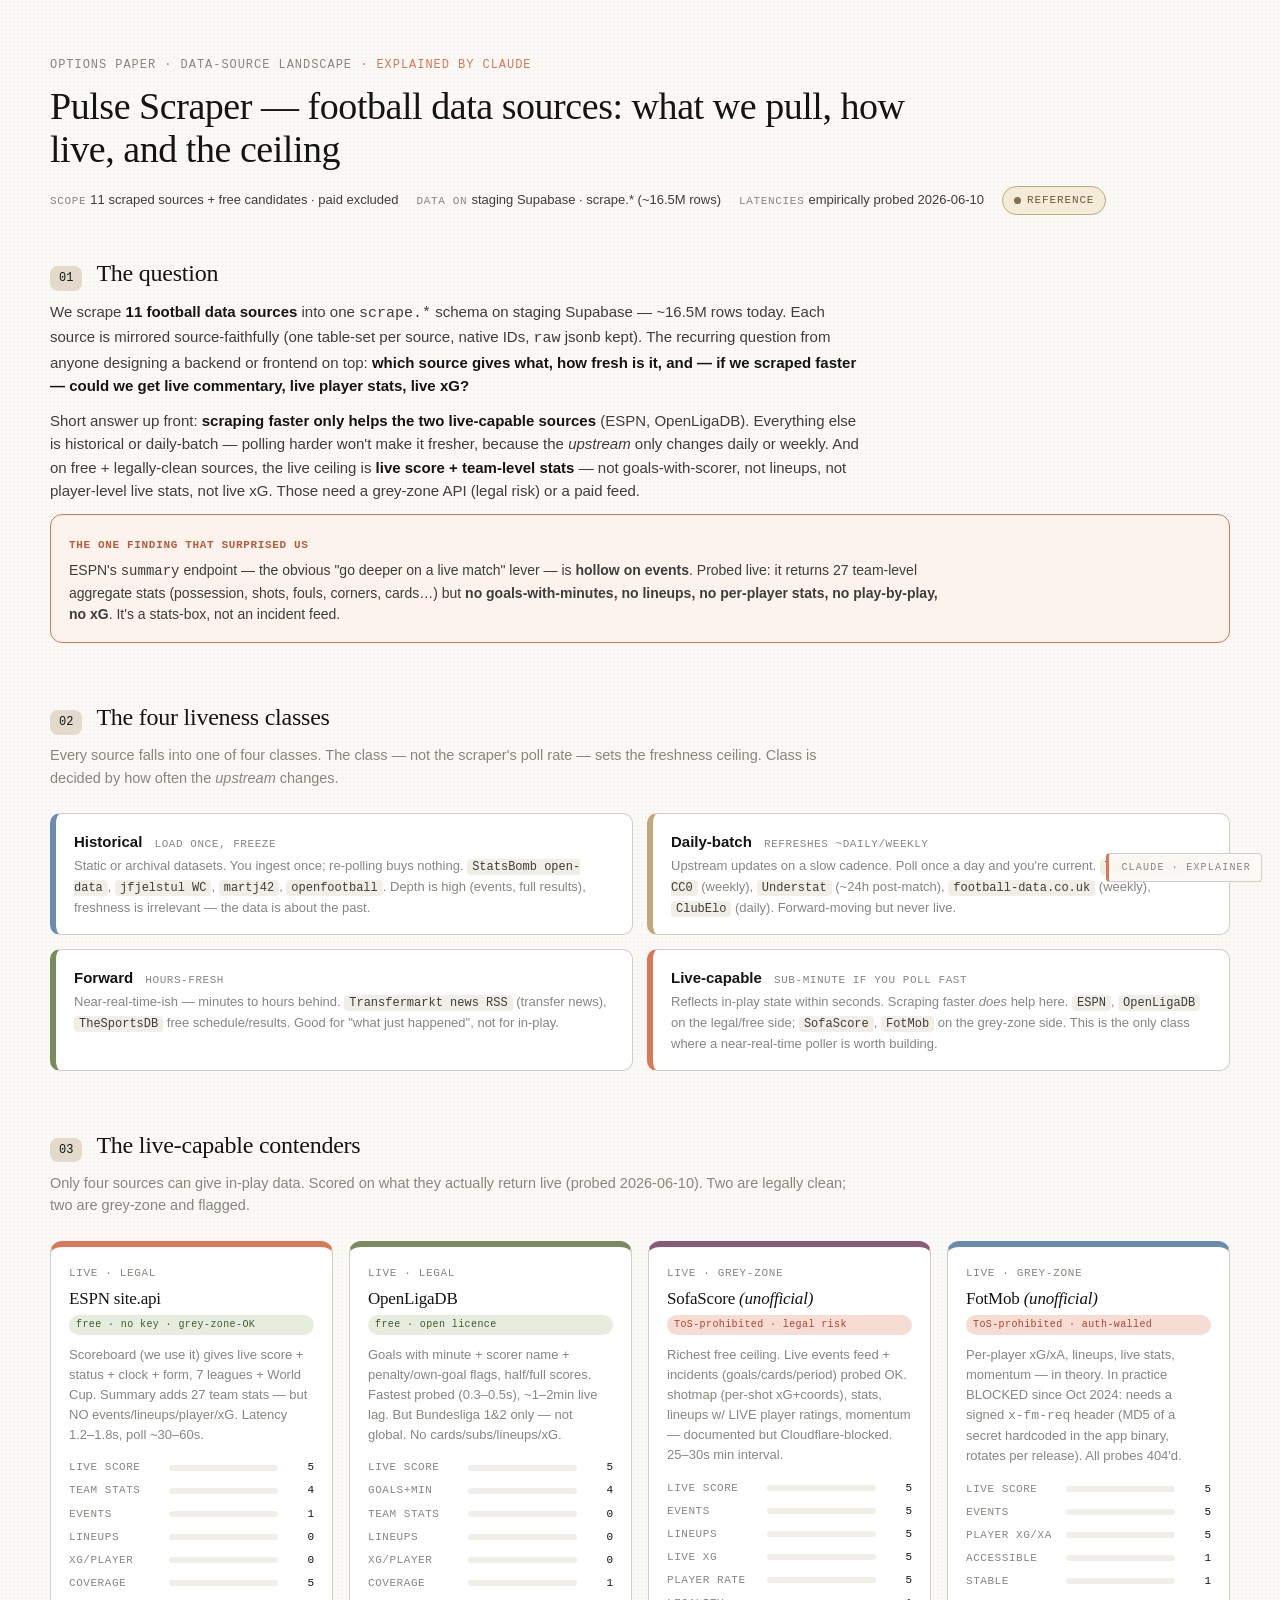
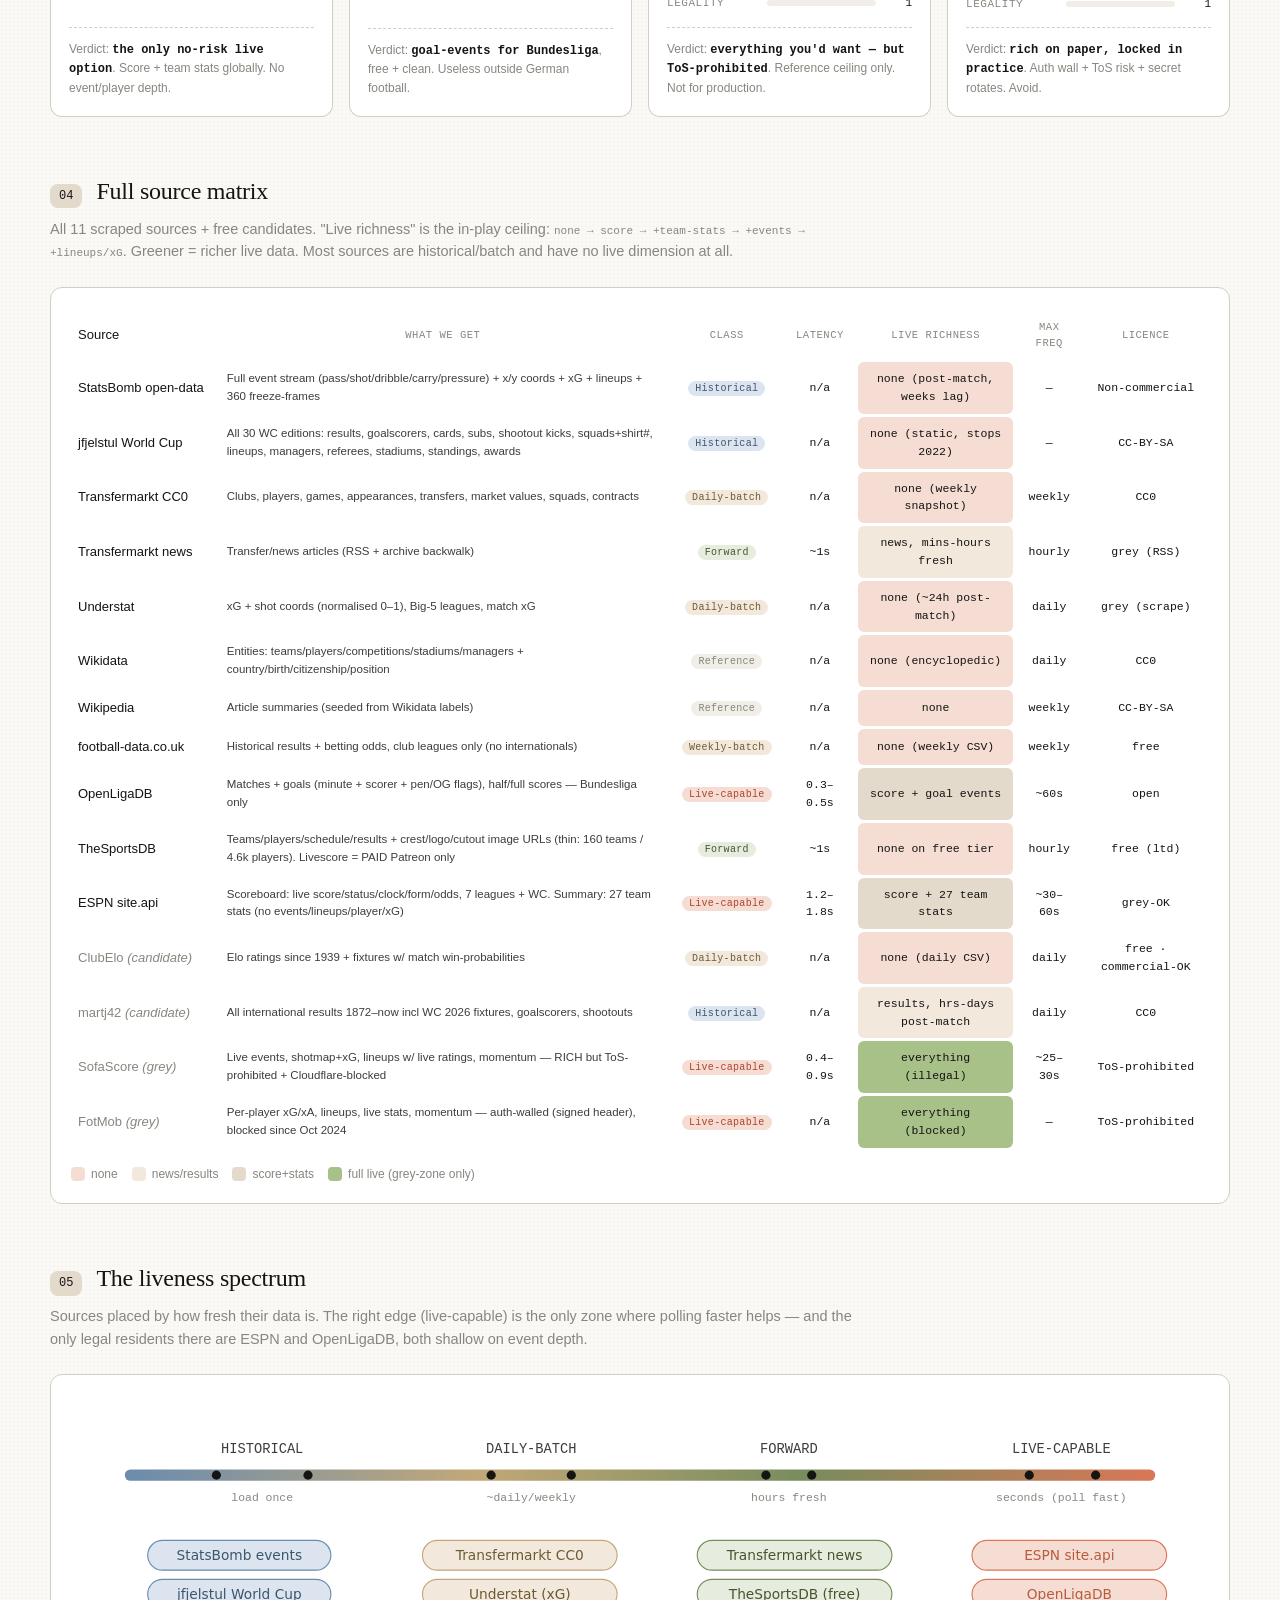
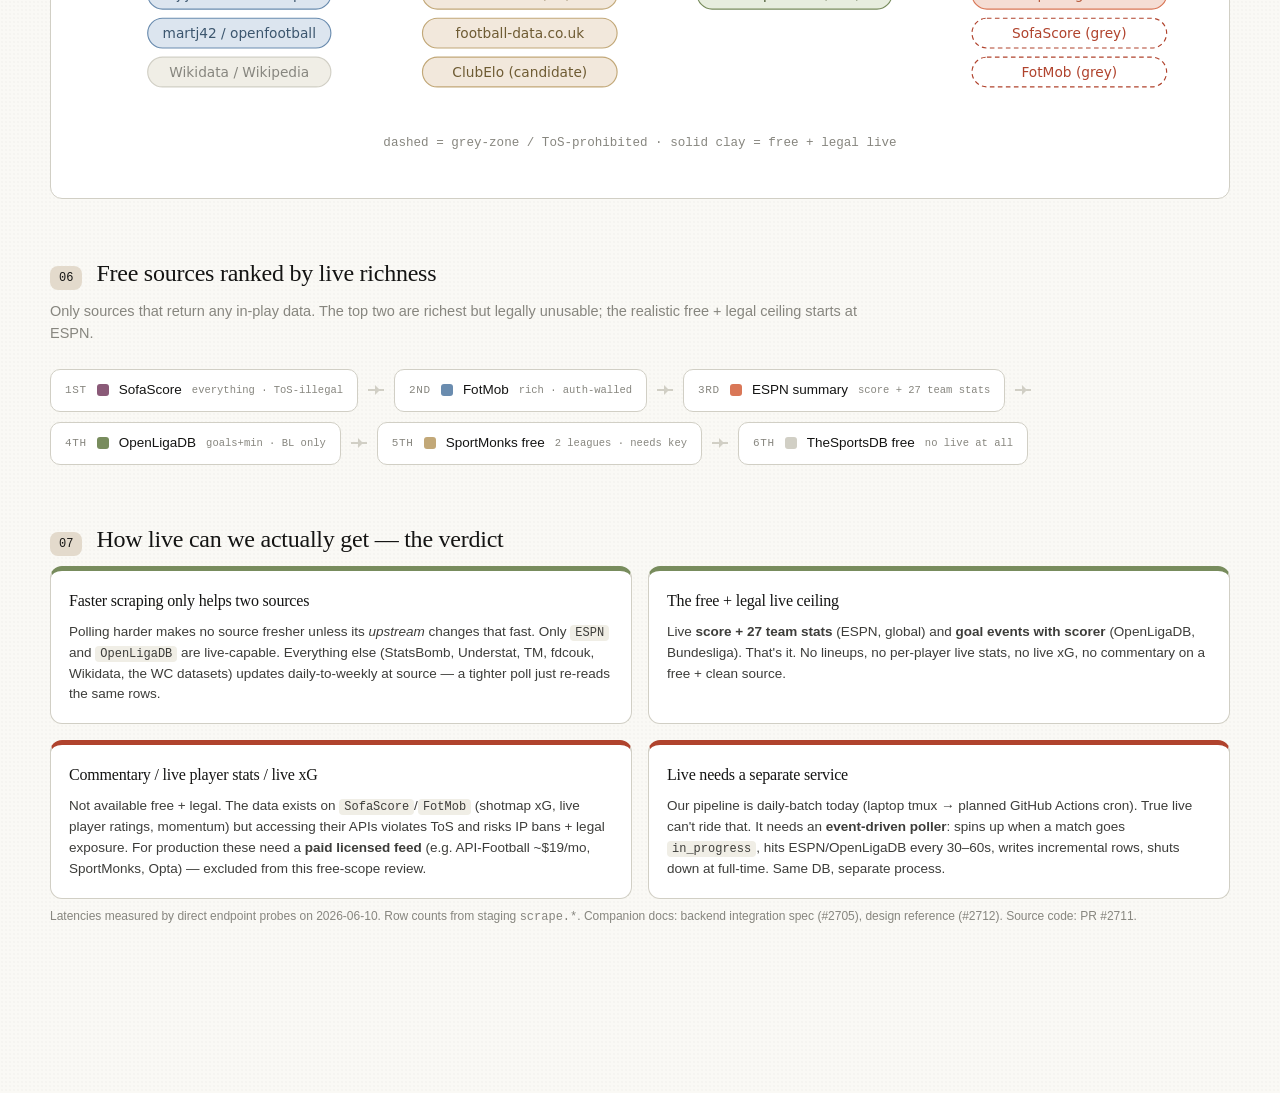
<file: research/pulse-scraper-sources.html>
<!DOCTYPE html>
<html lang="en">
<head>
  <meta charset="UTF-8">
  <meta name="viewport" content="width=device-width, initial-scale=1.0">
  <title>Pulse Scraper — Football Data Sources: what we pull, how live, the ceiling</title>
  <style>
    :root {
      --ivory:    #FAF9F5;
      --slate:    #141413;
      --clay:     #D97757;
      --clay-d:   #B85C3E;
      --oat:      #E3DACC;
      --olive:    #788C5D;
      --olive-l:  #E7EDDE;
      --rust:     #B0432D;
      --rust-l:   #F5DDD4;
      --sand:     #C2A878;
      --sky:      #6A8CAF;
      --sky-l:    #DCE5EF;
      --plum:     #8A5A78;
      --plum-l:   #E9D9E3;
      --gray-150: #F0EEE6;
      --gray-300: #D1CFC5;
      --gray-500: #87867F;
      --gray-700: #3D3D3A;
      --white:    #FFFFFF;
      --serif: ui-serif, Georgia, 'Times New Roman', serif;
      --sans:  system-ui, -apple-system, 'Segoe UI', Roboto, sans-serif;
      --mono:  ui-monospace, 'SF Mono', Menlo, Monaco, monospace;
    }
    * { margin: 0; padding: 0; box-sizing: border-box; }
    body {
      font-family: var(--sans); background: var(--ivory); color: var(--gray-700);
      line-height: 1.55; padding: 56px 32px 120px; -webkit-font-smoothing: antialiased;
    }
    .page { max-width: 1180px; margin: 0 auto; }

    header.page-head { margin-bottom: 40px; }
    .eyebrow {
      font-family: var(--mono); font-size: 12px; letter-spacing: 0.08em;
      text-transform: uppercase; color: var(--gray-500); margin-bottom: 10px;
    }
    h1 {
      font-family: var(--serif); font-weight: 500; font-size: 38px; line-height: 1.15;
      color: var(--slate); letter-spacing: -0.01em; margin-bottom: 14px; max-width: 920px;
    }
    .meta-row { display: flex; flex-wrap: wrap; gap: 18px; align-items: center; font-size: 13px; color: var(--gray-500); }
    .meta-row .k { font-family: var(--mono); font-size: 11px; color: var(--gray-500); margin-right: 4px; text-transform: uppercase; letter-spacing: 0.06em; }
    .meta-row .v { color: var(--gray-700); }
    .status-badge {
      display: inline-flex; align-items: center; gap: 6px;
      font-family: var(--mono); font-size: 11px; text-transform: uppercase; letter-spacing: 0.08em;
      padding: 5px 11px; border-radius: 999px;
      border: 1.5px solid var(--sand); color: #6E5B33; background: #F4ECD9;
    }
    .status-badge::before { content: ""; width: 7px; height: 7px; border-radius: 50%; background: currentColor; opacity: 0.85; }

    section { margin-bottom: 56px; }
    .sec-head { display: flex; align-items: baseline; gap: 14px; margin-bottom: 8px; }
    .sec-head .num {
      font-family: var(--mono); font-size: 12px;
      background: var(--oat); color: var(--slate); padding: 3px 9px; border-radius: 8px;
    }
    .sec-head h2 {
      font-family: var(--serif); font-weight: 500; font-size: 24px;
      color: var(--slate); letter-spacing: -0.01em;
    }
    .sec-intro { font-size: 14.5px; color: var(--gray-500); max-width: 820px; margin-bottom: 24px; }
    .prose p { font-size: 15px; color: var(--gray-700); margin-bottom: 12px; max-width: 820px; }
    .prose strong { color: var(--slate); }

    /* liveness class cards (criteria grid) */
    .criteria { display: grid; grid-template-columns: 1fr 1fr; gap: 14px; }
    @media (max-width: 900px) { .criteria { grid-template-columns: 1fr; } }
    .crit {
      background: var(--white); border: 1.5px solid var(--gray-300);
      border-radius: 10px; padding: 16px 18px; border-left: 6px solid var(--gray-300);
    }
    .crit[data-c="hist"]  { border-left-color: var(--sky); }
    .crit[data-c="batch"] { border-left-color: var(--sand); }
    .crit[data-c="fwd"]   { border-left-color: var(--olive); }
    .crit[data-c="live"]  { border-left-color: var(--clay); }
    .crit .name { font-size: 15px; color: var(--slate); font-weight: 600; margin-bottom: 3px; }
    .crit .name span { font-family: var(--mono); font-size: 11px; color: var(--gray-500); font-weight: 400; margin-left: 8px; text-transform: uppercase; letter-spacing: 0.05em; }
    .crit .body { font-size: 13px; color: var(--gray-500); }
    .crit .body code { font-family: var(--mono); font-size: 12px; background: var(--gray-150); padding: 1px 5px; border-radius: 4px; color: var(--gray-700); }

    /* option cards */
    .options { display: grid; grid-template-columns: repeat(4, 1fr); gap: 16px; }
    @media (max-width: 1100px) { .options { grid-template-columns: repeat(2, 1fr); } }
    @media (max-width: 640px)  { .options { grid-template-columns: 1fr; } }
    .opt {
      background: var(--white); border: 1.5px solid var(--gray-300);
      border-radius: 12px; padding: 18px; display: flex; flex-direction: column;
      border-top: 6px solid var(--gray-300);
    }
    .opt[data-color="clay"]  { border-top-color: var(--clay); }
    .opt[data-color="olive"] { border-top-color: var(--olive); }
    .opt[data-color="sky"]   { border-top-color: var(--sky); }
    .opt[data-color="plum"]  { border-top-color: var(--plum); }
    .opt .opt-label { font-family: var(--mono); font-size: 11px; color: var(--gray-500); letter-spacing: 0.06em; text-transform: uppercase; margin-bottom: 6px; }
    .opt h3 { font-family: var(--serif); font-weight: 500; font-size: 17px; color: var(--slate); margin-bottom: 6px; line-height: 1.25; }
    .opt .tag { font-family: var(--mono); font-size: 10px; padding: 2px 7px; border-radius: 999px; display: inline-block; margin-bottom: 10px; letter-spacing: 0.04em; }
    .opt .tag.ok   { background: var(--olive-l); color: #46552F; }
    .opt .tag.risk { background: var(--rust-l); color: var(--rust); }
    .opt .desc { font-size: 13px; color: var(--gray-500); margin-bottom: 14px; min-height: 72px; }
    .opt .scores { display: grid; gap: 6px; margin-bottom: 14px; }
    .opt .score-row { display: grid; grid-template-columns: 92px 1fr 28px; align-items: center; gap: 8px; font-size: 11px; }
    .opt .score-row .label { font-family: var(--mono); color: var(--gray-500); text-transform: uppercase; letter-spacing: 0.05em; }
    .opt .score-row .bar { height: 6px; background: var(--gray-150); border-radius: 4px; overflow: hidden; }
    .opt .score-row .fill { height: 100%; border-radius: 4px; }
    .opt .score-row .val { font-family: var(--mono); color: var(--slate); text-align: right; }
    .opt[data-color="clay"]  .fill { background: var(--clay); }
    .opt[data-color="olive"] .fill { background: var(--olive); }
    .opt[data-color="sky"]   .fill { background: var(--sky); }
    .opt[data-color="plum"]  .fill { background: var(--plum); }
    .opt .total { margin-top: auto; padding-top: 12px; border-top: 1px dashed var(--gray-300); font-size: 12px; color: var(--gray-500); }
    .opt .total b { color: var(--slate); font-family: var(--mono); }

    /* matrix */
    .matrix { background: var(--white); border: 1.5px solid var(--gray-300); border-radius: 12px; padding: 20px; overflow-x: auto; }
    .matrix table { width: 100%; border-collapse: separate; border-spacing: 3px; min-width: 880px; }
    .matrix th, .matrix td { padding: 8px 10px; font-size: 12.5px; text-align: center; border-radius: 6px; vertical-align: middle; }
    .matrix th { font-family: var(--mono); font-size: 10.5px; color: var(--gray-500); text-transform: uppercase; letter-spacing: 0.05em; font-weight: 400; }
    .matrix th.row { text-align: left; padding-left: 4px; color: var(--slate); font-size: 13px; text-transform: none; letter-spacing: 0; font-family: var(--sans); white-space: nowrap; }
    .matrix td { font-family: var(--mono); color: var(--slate); font-size: 11.5px; }
    .matrix td.txt { font-family: var(--sans); text-align: left; color: var(--gray-700); }
    .pill { font-family: var(--mono); font-size: 10px; padding: 2px 7px; border-radius: 999px; letter-spacing: 0.03em; white-space: nowrap; }
    .pill.hist  { background: var(--sky-l);   color: #3C566E; }
    .pill.batch { background: #F2E8DC;        color: #6E5B33; }
    .pill.fwd   { background: var(--olive-l); color: #46552F; }
    .pill.live  { background: var(--rust-l);  color: var(--rust); }
    .pill.ref   { background: var(--gray-150);color: var(--gray-500); }
    .rich { display:inline-block; width: 100%; }
    .r5 { background:#A8C188; color:var(--white); } .r4 { background:#C9D8B5; }
    .r3 { background:#E3DACC; } .r2 { background:#F2E8DC; } .r1 { background:#F5DDD4; }
    .matrix td.rcell { border-radius:6px; }
    .legend { display:flex; gap:14px; flex-wrap:wrap; margin-top:14px; font-size:12px; color:var(--gray-500); }
    .legend span { display:inline-flex; align-items:center; gap:6px; }
    .legend i { width:14px; height:14px; border-radius:4px; display:inline-block; }

    /* spectrum svg */
    .spectrum-wrap { background: var(--white); border: 1.5px solid var(--gray-300); border-radius: 12px; padding: 28px; overflow-x:auto; }
    .spectrum-wrap svg { display:block; width:100%; min-width: 820px; height:auto; }

    /* ranking */
    .rank-strip { display: flex; gap: 10px; flex-wrap: wrap; align-items: center; }
    .rank-item { display: inline-flex; align-items: center; gap: 10px; background: var(--white); border: 1.5px solid var(--gray-300); border-radius: 10px; padding: 10px 14px; }
    .rank-item .pos { font-family: var(--mono); font-size: 11px; color: var(--gray-500); text-transform: uppercase; letter-spacing: 0.06em; }
    .rank-item .swatch { width: 12px; height: 12px; border-radius: 3px; }
    .rank-item .name { font-size: 13.5px; color: var(--slate); }
    .rank-item .delta { font-family: var(--mono); font-size: 10.5px; color: var(--gray-500); }
    .rank-arrow { width: 16px; height: 2px; background: var(--gray-300); position: relative; }
    .rank-arrow::after { content: ""; position: absolute; right: -1px; top: -4px; border: 5px solid transparent; border-left-color: var(--gray-300); }

    /* callouts / verdict */
    .verdict { display: grid; grid-template-columns: 1fr 1fr; gap: 16px; }
    @media (max-width: 820px) { .verdict { grid-template-columns: 1fr; } }
    .vcard { background: var(--white); border: 1.5px solid var(--gray-300); border-radius: 12px; padding: 18px; border-top: 5px solid var(--olive); }
    .vcard.warn { border-top-color: var(--rust); }
    .vcard h3 { font-family: var(--serif); font-weight: 500; font-size: 16px; color: var(--slate); margin-bottom: 8px; }
    .vcard p { font-size: 13.5px; color: var(--gray-700); }
    .vcard p + p { margin-top: 8px; }
    .vcard code { font-family: var(--mono); font-size: 12px; background: var(--gray-150); padding: 1px 5px; border-radius: 4px; }
    .keyrow { background:#FBF3EC; border:1.5px solid var(--clay); border-radius:12px; padding:16px 18px; margin-bottom:16px; }
    .keyrow b { color: var(--clay-d); font-family: var(--mono); font-size:11px; text-transform:uppercase; letter-spacing:0.06em; }
    .keyrow p { font-size:14px; color: var(--gray-700); margin-top:4px; max-width: 880px; }
    .foot { font-size:12px; color:var(--gray-500); margin-top:8px; }
  </style>
<style data-claude-theme="injected">
/* Claude brand polish layer for explain-to-me templates.
 * Inject as a second <style> block AFTER the template's own <style>.
 * Templates already use Claude's palette (ivory/slate/clay/oat/olive);
 * this layer adds:
 *   - Söhne-like sans stack (matches claude.ai)
 *   - Tiempos Headline–like serif fallback for headings
 *   - Subtle paper texture on body
 *   - Brand badge (bottom-right)
 *   - Clay focus ring
 * Layout-safe: only touches typography, surface, and decoration.
 */

:root {
  /* Re-affirm tokens in case template scoped them. */
  --ivory:    #FAF9F5;
  --slate:    #141413;
  --clay:     #D97757;
  --oat:      #E3DACC;
  --olive:    #788C5D;
  --gray-150: #F0EEE6;
  --gray-300: #D1CFC5;
  --gray-500: #87867F;
  --gray-700: #3D3D3A;

  /* claude.ai font stacks. Web fonts (Söhne, Tiempos) are licensed; the
   * stack falls back to high-quality system fonts that read as similar. */
  --sans:  "Söhne", "Inter", -apple-system, BlinkMacSystemFont, "Segoe UI", Roboto, sans-serif;
  --serif: "Tiempos Headline", "Tiempos Text", "Source Serif Pro", "Iowan Old Style", "Charter", Georgia, serif;
  --mono:  "Söhne Mono", "Berkeley Mono", ui-monospace, "SF Mono", Menlo, monospace;
}

body {
  background-image:
    radial-gradient(rgba(20, 20, 19, 0.018) 1px, transparent 1px);
  background-size: 4px 4px;
}

h1, h2, h3 {
  letter-spacing: -0.012em;
}

.eyebrow::after {
  content: " · explained by claude";
  color: var(--clay);
  letter-spacing: 0.08em;
}

:focus-visible {
  outline: 2px solid var(--clay);
  outline-offset: 2px;
  border-radius: 6px;
}

pre, code {
  font-feature-settings: "ss01", "cv11", "calt";
}
pre {
  background: var(--gray-150) !important;
  border: 1px solid var(--gray-300);
}

body::after {
  content: "claude · explainer";
  position: fixed;
  bottom: 18px;
  right: 18px;
  z-index: 999;
  font-family: var(--mono);
  font-size: 10px;
  letter-spacing: 0.12em;
  text-transform: uppercase;
  color: var(--gray-500);
  background: rgba(250, 249, 245, 0.92);
  border: 1px solid var(--gray-300);
  border-left: 3px solid var(--clay);
  padding: 6px 10px 6px 12px;
  border-radius: 4px;
  backdrop-filter: blur(6px);
  pointer-events: none;
}

@media print {
  body::after { display: none; }
  body { background-image: none; }
}

@media (max-width: 640px) {
  body::after { display: none; }
}

</style>
</head>
<body>
<div class="page">

  <header class="page-head">
    <div class="eyebrow">Options Paper · data-source landscape</div>
    <h1>Pulse Scraper — football data sources: what we pull, how live, and the ceiling</h1>
    <div class="meta-row">
      <span><span class="k">Scope</span><span class="v">11 scraped sources + free candidates · paid excluded</span></span>
      <span><span class="k">Data on</span><span class="v">staging Supabase · scrape.* (~16.5M rows)</span></span>
      <span><span class="k">Latencies</span><span class="v">empirically probed 2026-06-10</span></span>
      <span class="status-badge">Reference</span>
    </div>
  </header>

  <!-- 01 problem / overview -->
  <section>
    <div class="sec-head"><span class="num">01</span><h2>The question</h2></div>
    <div class="prose">
      <p>We scrape <strong>11 football data sources</strong> into one <code>scrape.*</code> schema on staging Supabase — ~16.5M rows today. Each source is mirrored source-faithfully (one table-set per source, native IDs, <code>raw</code> jsonb kept). The recurring question from anyone designing a backend or frontend on top: <strong>which source gives what, how fresh is it, and — if we scraped faster — could we get live commentary, live player stats, live xG?</strong></p>
      <p>Short answer up front: <strong>scraping faster only helps the two live-capable sources</strong> (ESPN, OpenLigaDB). Everything else is historical or daily-batch — polling harder won't make it fresher, because the <em>upstream</em> only changes daily or weekly. And on free + legally-clean sources, the live ceiling is <strong>live score + team-level stats</strong> — not goals-with-scorer, not lineups, not player-level live stats, not live xG. Those need a grey-zone API (legal risk) or a paid feed.</p>
    </div>
    <div class="keyrow">
      <b>The one finding that surprised us</b>
      <p>ESPN's <code>summary</code> endpoint — the obvious "go deeper on a live match" lever — is <strong>hollow on events</strong>. Probed live: it returns 27 team-level aggregate stats (possession, shots, fouls, corners, cards…) but <strong>no goals-with-minutes, no lineups, no per-player stats, no play-by-play, no xG</strong>. It's a stats-box, not an incident feed.</p>
    </div>
  </section>

  <!-- 02 liveness classes -->
  <section>
    <div class="sec-head"><span class="num">02</span><h2>The four liveness classes</h2></div>
    <p class="sec-intro">Every source falls into one of four classes. The class — not the scraper's poll rate — sets the freshness ceiling. Class is decided by how often the <em>upstream</em> changes.</p>
    <div class="criteria">
      <div class="crit" data-c="hist">
        <div class="name">Historical <span>load once, freeze</span></div>
        <div class="body">Static or archival datasets. You ingest once; re-polling buys nothing. <code>StatsBomb open-data</code>, <code>jfjelstul WC</code>, <code>martj42</code>, <code>openfootball</code>. Depth is high (events, full results), freshness is irrelevant — the data is about the past.</div>
      </div>
      <div class="crit" data-c="batch">
        <div class="name">Daily-batch <span>refreshes ~daily/weekly</span></div>
        <div class="body">Upstream updates on a slow cadence. Poll once a day and you're current. <code>Transfermarkt CC0</code> (weekly), <code>Understat</code> (~24h post-match), <code>football-data.co.uk</code> (weekly), <code>ClubElo</code> (daily). Forward-moving but never live.</div>
      </div>
      <div class="crit" data-c="fwd">
        <div class="name">Forward <span>hours-fresh</span></div>
        <div class="body">Near-real-time-ish — minutes to hours behind. <code>Transfermarkt news RSS</code> (transfer news), <code>TheSportsDB</code> free schedule/results. Good for "what just happened", not for in-play.</div>
      </div>
      <div class="crit" data-c="live">
        <div class="name">Live-capable <span>sub-minute if you poll fast</span></div>
        <div class="body">Reflects in-play state within seconds. Scraping faster <em>does</em> help here. <code>ESPN</code>, <code>OpenLigaDB</code> on the legal/free side; <code>SofaScore</code>, <code>FotMob</code> on the grey-zone side. This is the only class where a near-real-time poller is worth building.</div>
      </div>
    </div>
  </section>

  <!-- 03 live-capable contenders -->
  <section>
    <div class="sec-head"><span class="num">03</span><h2>The live-capable contenders</h2></div>
    <p class="sec-intro">Only four sources can give in-play data. Scored on what they actually return live (probed 2026-06-10). Two are legally clean; two are grey-zone and flagged.</p>
    <div class="options">

      <article class="opt" data-color="clay">
        <span class="opt-label">Live · legal</span>
        <h3>ESPN site.api</h3>
        <span class="tag ok">free · no key · grey-zone-OK</span>
        <p class="desc">Scoreboard (we use it) gives live score + status + clock + form, 7 leagues + World Cup. Summary adds 27 team stats — but NO events/lineups/player/xG. Latency 1.2–1.8s, poll ~30–60s.</p>
        <div class="scores">
          <div class="score-row"><span class="label">Live score</span><span class="bar"><span class="fill" style="width:100%"></span></span><span class="val">5</span></div>
          <div class="score-row"><span class="label">Team stats</span><span class="bar"><span class="fill" style="width:80%"></span></span><span class="val">4</span></div>
          <div class="score-row"><span class="label">Events</span><span class="bar"><span class="fill" style="width:20%"></span></span><span class="val">1</span></div>
          <div class="score-row"><span class="label">Lineups</span><span class="bar"><span class="fill" style="width:0%"></span></span><span class="val">0</span></div>
          <div class="score-row"><span class="label">xG/player</span><span class="bar"><span class="fill" style="width:0%"></span></span><span class="val">0</span></div>
          <div class="score-row"><span class="label">Coverage</span><span class="bar"><span class="fill" style="width:90%"></span></span><span class="val">5</span></div>
        </div>
        <div class="total">Verdict: <b>the only no-risk live option</b>. Score + team stats globally. No event/player depth.</div>
      </article>

      <article class="opt" data-color="olive">
        <span class="opt-label">Live · legal</span>
        <h3>OpenLigaDB</h3>
        <span class="tag ok">free · open licence</span>
        <p class="desc">Goals with minute + scorer name + penalty/own-goal flags, half/full scores. Fastest probed (0.3–0.5s), ~1–2min live lag. But Bundesliga 1&amp;2 only — not global. No cards/subs/lineups/xG.</p>
        <div class="scores">
          <div class="score-row"><span class="label">Live score</span><span class="bar"><span class="fill" style="width:100%"></span></span><span class="val">5</span></div>
          <div class="score-row"><span class="label">Goals+min</span><span class="bar"><span class="fill" style="width:80%"></span></span><span class="val">4</span></div>
          <div class="score-row"><span class="label">Team stats</span><span class="bar"><span class="fill" style="width:0%"></span></span><span class="val">0</span></div>
          <div class="score-row"><span class="label">Lineups</span><span class="bar"><span class="fill" style="width:0%"></span></span><span class="val">0</span></div>
          <div class="score-row"><span class="label">xG/player</span><span class="bar"><span class="fill" style="width:0%"></span></span><span class="val">0</span></div>
          <div class="score-row"><span class="label">Coverage</span><span class="bar"><span class="fill" style="width:20%"></span></span><span class="val">1</span></div>
        </div>
        <div class="total">Verdict: <b>goal-events for Bundesliga</b>, free + clean. Useless outside German football.</div>
      </article>

      <article class="opt" data-color="plum">
        <span class="opt-label">Live · GREY-ZONE</span>
        <h3>SofaScore <em>(unofficial)</em></h3>
        <span class="tag risk">ToS-prohibited · legal risk</span>
        <p class="desc">Richest free ceiling. Live events feed + incidents (goals/cards/period) probed OK. shotmap (per-shot xG+coords), stats, lineups w/ LIVE player ratings, momentum — documented but Cloudflare-blocked. 25–30s min interval.</p>
        <div class="scores">
          <div class="score-row"><span class="label">Live score</span><span class="bar"><span class="fill" style="width:100%"></span></span><span class="val">5</span></div>
          <div class="score-row"><span class="label">Events</span><span class="bar"><span class="fill" style="width:100%"></span></span><span class="val">5</span></div>
          <div class="score-row"><span class="label">Lineups</span><span class="bar"><span class="fill" style="width:90%"></span></span><span class="val">5</span></div>
          <div class="score-row"><span class="label">Live xG</span><span class="bar"><span class="fill" style="width:90%"></span></span><span class="val">5</span></div>
          <div class="score-row"><span class="label">Player rate</span><span class="bar"><span class="fill" style="width:90%"></span></span><span class="val">5</span></div>
          <div class="score-row"><span class="label">Legality</span><span class="bar"><span class="fill" style="width:10%"></span></span><span class="val">1</span></div>
        </div>
        <div class="total">Verdict: <b>everything you'd want — but ToS-prohibited</b>. Reference ceiling only. Not for production.</div>
      </article>

      <article class="opt" data-color="sky">
        <span class="opt-label">Live · GREY-ZONE</span>
        <h3>FotMob <em>(unofficial)</em></h3>
        <span class="tag risk">ToS-prohibited · auth-walled</span>
        <p class="desc">Per-player xG/xA, lineups, live stats, momentum — in theory. In practice BLOCKED since Oct 2024: needs a signed <code>x-fm-req</code> header (MD5 of a secret hardcoded in the app binary, rotates per release). All probes 404'd.</p>
        <div class="scores">
          <div class="score-row"><span class="label">Live score</span><span class="bar"><span class="fill" style="width:100%"></span></span><span class="val">5</span></div>
          <div class="score-row"><span class="label">Events</span><span class="bar"><span class="fill" style="width:90%"></span></span><span class="val">5</span></div>
          <div class="score-row"><span class="label">Player xG/xA</span><span class="bar"><span class="fill" style="width:90%"></span></span><span class="val">5</span></div>
          <div class="score-row"><span class="label">Accessible</span><span class="bar"><span class="fill" style="width:10%"></span></span><span class="val">1</span></div>
          <div class="score-row"><span class="label">Stable</span><span class="bar"><span class="fill" style="width:10%"></span></span><span class="val">1</span></div>
          <div class="score-row"><span class="label">Legality</span><span class="bar"><span class="fill" style="width:10%"></span></span><span class="val">1</span></div>
        </div>
        <div class="total">Verdict: <b>rich on paper, locked in practice</b>. Auth wall + ToS risk + secret rotates. Avoid.</div>
      </article>

    </div>
  </section>

  <!-- 04 full matrix -->
  <section>
    <div class="sec-head"><span class="num">04</span><h2>Full source matrix</h2></div>
    <p class="sec-intro">All 11 scraped sources + free candidates. "Live richness" is the in-play ceiling: <span style="font-family:var(--mono);font-size:11px">none → score → +team-stats → +events → +lineups/xG</span>. Greener = richer live data. Most sources are historical/batch and have no live dimension at all.</p>
    <div class="matrix">
      <table>
        <thead>
          <tr>
            <th class="row">Source</th>
            <th>What we get</th>
            <th>Class</th>
            <th>Latency</th>
            <th>Live richness</th>
            <th>Max freq</th>
            <th>Licence</th>
          </tr>
        </thead>
        <tbody>
          <tr>
            <th class="row">StatsBomb open-data</th>
            <td class="txt">Full event stream (pass/shot/dribble/carry/pressure) + x/y coords + xG + lineups + 360 freeze-frames</td>
            <td><span class="pill hist">Historical</span></td>
            <td>n/a</td>
            <td class="rcell r1">none (post-match, weeks lag)</td>
            <td>—</td>
            <td>Non-commercial</td>
          </tr>
          <tr>
            <th class="row">jfjelstul World Cup</th>
            <td class="txt">All 30 WC editions: results, goalscorers, cards, subs, shootout kicks, squads+shirt#, lineups, managers, referees, stadiums, standings, awards</td>
            <td><span class="pill hist">Historical</span></td>
            <td>n/a</td>
            <td class="rcell r1">none (static, stops 2022)</td>
            <td>—</td>
            <td>CC-BY-SA</td>
          </tr>
          <tr>
            <th class="row">Transfermarkt CC0</th>
            <td class="txt">Clubs, players, games, appearances, transfers, market values, squads, contracts</td>
            <td><span class="pill batch">Daily-batch</span></td>
            <td>n/a</td>
            <td class="rcell r1">none (weekly snapshot)</td>
            <td>weekly</td>
            <td>CC0</td>
          </tr>
          <tr>
            <th class="row">Transfermarkt news</th>
            <td class="txt">Transfer/news articles (RSS + archive backwalk)</td>
            <td><span class="pill fwd">Forward</span></td>
            <td>~1s</td>
            <td class="rcell r2">news, mins-hours fresh</td>
            <td>hourly</td>
            <td>grey (RSS)</td>
          </tr>
          <tr>
            <th class="row">Understat</th>
            <td class="txt">xG + shot coords (normalised 0–1), Big-5 leagues, match xG</td>
            <td><span class="pill batch">Daily-batch</span></td>
            <td>n/a</td>
            <td class="rcell r1">none (~24h post-match)</td>
            <td>daily</td>
            <td>grey (scrape)</td>
          </tr>
          <tr>
            <th class="row">Wikidata</th>
            <td class="txt">Entities: teams/players/competitions/stadiums/managers + country/birth/citizenship/position</td>
            <td><span class="pill ref">Reference</span></td>
            <td>n/a</td>
            <td class="rcell r1">none (encyclopedic)</td>
            <td>daily</td>
            <td>CC0</td>
          </tr>
          <tr>
            <th class="row">Wikipedia</th>
            <td class="txt">Article summaries (seeded from Wikidata labels)</td>
            <td><span class="pill ref">Reference</span></td>
            <td>n/a</td>
            <td class="rcell r1">none</td>
            <td>weekly</td>
            <td>CC-BY-SA</td>
          </tr>
          <tr>
            <th class="row">football-data.co.uk</th>
            <td class="txt">Historical results + betting odds, club leagues only (no internationals)</td>
            <td><span class="pill batch">Weekly-batch</span></td>
            <td>n/a</td>
            <td class="rcell r1">none (weekly CSV)</td>
            <td>weekly</td>
            <td>free</td>
          </tr>
          <tr>
            <th class="row">OpenLigaDB</th>
            <td class="txt">Matches + goals (minute + scorer + pen/OG flags), half/full scores — Bundesliga only</td>
            <td><span class="pill live">Live-capable</span></td>
            <td>0.3–0.5s</td>
            <td class="rcell r3">score + goal events</td>
            <td>~60s</td>
            <td>open</td>
          </tr>
          <tr>
            <th class="row">TheSportsDB</th>
            <td class="txt">Teams/players/schedule/results + crest/logo/cutout image URLs (thin: 160 teams / 4.6k players). Livescore = PAID Patreon only</td>
            <td><span class="pill fwd">Forward</span></td>
            <td>~1s</td>
            <td class="rcell r1">none on free tier</td>
            <td>hourly</td>
            <td>free (ltd)</td>
          </tr>
          <tr>
            <th class="row">ESPN site.api</th>
            <td class="txt">Scoreboard: live score/status/clock/form/odds, 7 leagues + WC. Summary: 27 team stats (no events/lineups/player/xG)</td>
            <td><span class="pill live">Live-capable</span></td>
            <td>1.2–1.8s</td>
            <td class="rcell r3">score + 27 team stats</td>
            <td>~30–60s</td>
            <td>grey-OK</td>
          </tr>
          <tr>
            <th class="row" style="color:var(--gray-500)">ClubElo <em>(candidate)</em></th>
            <td class="txt">Elo ratings since 1939 + fixtures w/ match win-probabilities</td>
            <td><span class="pill batch">Daily-batch</span></td>
            <td>n/a</td>
            <td class="rcell r1">none (daily CSV)</td>
            <td>daily</td>
            <td>free · commercial-OK</td>
          </tr>
          <tr>
            <th class="row" style="color:var(--gray-500)">martj42 <em>(candidate)</em></th>
            <td class="txt">All international results 1872–now incl WC 2026 fixtures, goalscorers, shootouts</td>
            <td><span class="pill hist">Historical</span></td>
            <td>n/a</td>
            <td class="rcell r2">results, hrs-days post-match</td>
            <td>daily</td>
            <td>CC0</td>
          </tr>
          <tr>
            <th class="row" style="color:var(--gray-500)">SofaScore <em>(grey)</em></th>
            <td class="txt">Live events, shotmap+xG, lineups w/ live ratings, momentum — RICH but ToS-prohibited + Cloudflare-blocked</td>
            <td><span class="pill live">Live-capable</span></td>
            <td>0.4–0.9s</td>
            <td class="rcell r5">everything (illegal)</td>
            <td>~25–30s</td>
            <td>ToS-prohibited</td>
          </tr>
          <tr>
            <th class="row" style="color:var(--gray-500)">FotMob <em>(grey)</em></th>
            <td class="txt">Per-player xG/xA, lineups, live stats, momentum — auth-walled (signed header), blocked since Oct 2024</td>
            <td><span class="pill live">Live-capable</span></td>
            <td>n/a</td>
            <td class="rcell r5">everything (blocked)</td>
            <td>—</td>
            <td>ToS-prohibited</td>
          </tr>
        </tbody>
      </table>
      <div class="legend">
        <span><i style="background:#F5DDD4"></i>none</span>
        <span><i style="background:#F2E8DC"></i>news/results</span>
        <span><i style="background:#E3DACC"></i>score+stats</span>
        <span><i style="background:#A8C188"></i>full live (grey-zone only)</span>
      </div>
    </div>
  </section>

  <!-- 05 spectrum -->
  <section>
    <div class="sec-head"><span class="num">05</span><h2>The liveness spectrum</h2></div>
    <p class="sec-intro">Sources placed by how fresh their data is. The right edge (live-capable) is the only zone where polling faster helps — and the only legal residents there are ESPN and OpenLigaDB, both shallow on event depth.</p>
    <div class="spectrum-wrap">
      <svg viewBox="0 0 980 320" aria-label="liveness spectrum">
        <defs>
          <linearGradient id="spec" x1="0" y1="0" x2="1" y2="0">
            <stop offset="0" stop-color="#6A8CAF"/><stop offset="0.34" stop-color="#C2A878"/>
            <stop offset="0.66" stop-color="#788C5D"/><stop offset="1" stop-color="#D97757"/>
          </linearGradient>
        </defs>
        <!-- spectrum bar -->
        <rect x="40" y="58" width="900" height="10" rx="5" fill="url(#spec)"/>
        <!-- zone labels -->
        <g font-family="ui-monospace, monospace" font-size="12" fill="#3D3D3A" text-anchor="middle">
          <text x="160" y="44">HISTORICAL</text>
          <text x="395" y="44">DAILY-BATCH</text>
          <text x="620" y="44">FORWARD</text>
          <text x="858" y="44">LIVE-CAPABLE</text>
        </g>
        <g font-family="ui-monospace, monospace" font-size="10" fill="#87867F" text-anchor="middle">
          <text x="160" y="86">load once</text>
          <text x="395" y="86">~daily/weekly</text>
          <text x="620" y="86">hours fresh</text>
          <text x="858" y="86">seconds (poll fast)</text>
        </g>
        <!-- tick markers -->
        <g fill="#141413">
          <circle cx="120" cy="63" r="4"/><circle cx="200" cy="63" r="4"/>
          <circle cx="360" cy="63" r="4"/><circle cx="430" cy="63" r="4"/>
          <circle cx="600" cy="63" r="4"/><circle cx="640" cy="63" r="4"/>
          <circle cx="830" cy="63" r="4"/><circle cx="888" cy="63" r="4"/>
        </g>
        <!-- source chips -->
        <g font-family="system-ui, sans-serif" font-size="12">
          <!-- historical -->
          <g transform="translate(60,120)"><rect width="160" height="26" rx="13" fill="#DCE5EF" stroke="#6A8CAF"/><text x="80" y="17" text-anchor="middle" fill="#3C566E">StatsBomb events</text></g>
          <g transform="translate(60,154)"><rect width="160" height="26" rx="13" fill="#DCE5EF" stroke="#6A8CAF"/><text x="80" y="17" text-anchor="middle" fill="#3C566E">jfjelstul World Cup</text></g>
          <g transform="translate(60,188)"><rect width="160" height="26" rx="13" fill="#DCE5EF" stroke="#6A8CAF"/><text x="80" y="17" text-anchor="middle" fill="#3C566E">martj42 / openfootball</text></g>
          <g transform="translate(60,222)"><rect width="160" height="26" rx="13" fill="#F0EEE6" stroke="#D1CFC5"/><text x="80" y="17" text-anchor="middle" fill="#87867F">Wikidata / Wikipedia</text></g>
          <!-- daily-batch -->
          <g transform="translate(300,120)"><rect width="170" height="26" rx="13" fill="#F2E8DC" stroke="#C2A878"/><text x="85" y="17" text-anchor="middle" fill="#6E5B33">Transfermarkt CC0</text></g>
          <g transform="translate(300,154)"><rect width="170" height="26" rx="13" fill="#F2E8DC" stroke="#C2A878"/><text x="85" y="17" text-anchor="middle" fill="#6E5B33">Understat (xG)</text></g>
          <g transform="translate(300,188)"><rect width="170" height="26" rx="13" fill="#F2E8DC" stroke="#C2A878"/><text x="85" y="17" text-anchor="middle" fill="#6E5B33">football-data.co.uk</text></g>
          <g transform="translate(300,222)"><rect width="170" height="26" rx="13" fill="#F2E8DC" stroke="#C2A878"/><text x="85" y="17" text-anchor="middle" fill="#6E5B33">ClubElo (candidate)</text></g>
          <!-- forward -->
          <g transform="translate(540,120)"><rect width="170" height="26" rx="13" fill="#E7EDDE" stroke="#788C5D"/><text x="85" y="17" text-anchor="middle" fill="#46552F">Transfermarkt news</text></g>
          <g transform="translate(540,154)"><rect width="170" height="26" rx="13" fill="#E7EDDE" stroke="#788C5D"/><text x="85" y="17" text-anchor="middle" fill="#46552F">TheSportsDB (free)</text></g>
          <!-- live -->
          <g transform="translate(780,120)"><rect width="170" height="26" rx="13" fill="#F5DDD4" stroke="#D97757"/><text x="85" y="17" text-anchor="middle" fill="#B85C3E">ESPN site.api</text></g>
          <g transform="translate(780,154)"><rect width="170" height="26" rx="13" fill="#F5DDD4" stroke="#D97757"/><text x="85" y="17" text-anchor="middle" fill="#B85C3E">OpenLigaDB</text></g>
          <g transform="translate(780,188)"><rect width="170" height="26" rx="13" fill="#FFF" stroke="#B0432D" stroke-dasharray="4 3"/><text x="85" y="17" text-anchor="middle" fill="#B0432D">SofaScore (grey)</text></g>
          <g transform="translate(780,222)"><rect width="170" height="26" rx="13" fill="#FFF" stroke="#B0432D" stroke-dasharray="4 3"/><text x="85" y="17" text-anchor="middle" fill="#B0432D">FotMob (grey)</text></g>
        </g>
        <text x="490" y="300" text-anchor="middle" font-family="ui-monospace, monospace" font-size="11" fill="#87867F">dashed = grey-zone / ToS-prohibited · solid clay = free + legal live</text>
      </svg>
    </div>
  </section>

  <!-- 06 ranking -->
  <section>
    <div class="sec-head"><span class="num">06</span><h2>Free sources ranked by live richness</h2></div>
    <p class="sec-intro">Only sources that return any in-play data. The top two are richest but legally unusable; the realistic free + legal ceiling starts at ESPN.</p>
    <div class="rank-strip">
      <div class="rank-item"><span class="pos">1st</span><span class="swatch" style="background:#8A5A78"></span><span class="name">SofaScore</span><span class="delta">everything · ToS-illegal</span></div>
      <div class="rank-arrow"></div>
      <div class="rank-item"><span class="pos">2nd</span><span class="swatch" style="background:#6A8CAF"></span><span class="name">FotMob</span><span class="delta">rich · auth-walled</span></div>
      <div class="rank-arrow"></div>
      <div class="rank-item"><span class="pos">3rd</span><span class="swatch" style="background:#D97757"></span><span class="name">ESPN summary</span><span class="delta">score + 27 team stats</span></div>
      <div class="rank-arrow"></div>
      <div class="rank-item"><span class="pos">4th</span><span class="swatch" style="background:#788C5D"></span><span class="name">OpenLigaDB</span><span class="delta">goals+min · BL only</span></div>
      <div class="rank-arrow"></div>
      <div class="rank-item"><span class="pos">5th</span><span class="swatch" style="background:#C2A878"></span><span class="name">SportMonks free</span><span class="delta">2 leagues · needs key</span></div>
      <div class="rank-arrow"></div>
      <div class="rank-item"><span class="pos">6th</span><span class="swatch" style="background:#D1CFC5"></span><span class="name">TheSportsDB free</span><span class="delta">no live at all</span></div>
    </div>
  </section>

  <!-- 07 verdict -->
  <section>
    <div class="sec-head"><span class="num">07</span><h2>How live can we actually get — the verdict</h2></div>
    <div class="verdict">
      <div class="vcard">
        <h3>Faster scraping only helps two sources</h3>
        <p>Polling harder makes no source fresher unless its <em>upstream</em> changes that fast. Only <code>ESPN</code> and <code>OpenLigaDB</code> are live-capable. Everything else (StatsBomb, Understat, TM, fdcouk, Wikidata, the WC datasets) updates daily-to-weekly at source — a tighter poll just re-reads the same rows.</p>
      </div>
      <div class="vcard">
        <h3>The free + legal live ceiling</h3>
        <p>Live <strong>score + 27 team stats</strong> (ESPN, global) and <strong>goal events with scorer</strong> (OpenLigaDB, Bundesliga). That's it. No lineups, no per-player live stats, no live xG, no commentary on a free + clean source.</p>
      </div>
      <div class="vcard warn">
        <h3>Commentary / live player stats / live xG</h3>
        <p>Not available free + legal. The data exists on <code>SofaScore</code>/<code>FotMob</code> (shotmap xG, live player ratings, momentum) but accessing their APIs violates ToS and risks IP bans + legal exposure. For production these need a <strong>paid licensed feed</strong> (e.g. API-Football ~$19/mo, SportMonks, Opta) — excluded from this free-scope review.</p>
      </div>
      <div class="vcard warn">
        <h3>Live needs a separate service</h3>
        <p>Our pipeline is daily-batch today (laptop tmux → planned GitHub Actions cron). True live can't ride that. It needs an <strong>event-driven poller</strong>: spins up when a match goes <code>in_progress</code>, hits ESPN/OpenLigaDB every 30–60s, writes incremental rows, shuts down at full-time. Same DB, separate process.</p>
      </div>
    </div>
    <p class="foot">Latencies measured by direct endpoint probes on 2026-06-10. Row counts from staging <code>scrape.*</code>. Companion docs: backend integration spec (#2705), design reference (#2712). Source code: PR #2711.</p>
  </section>

</div>
</body>
</html>
</file>
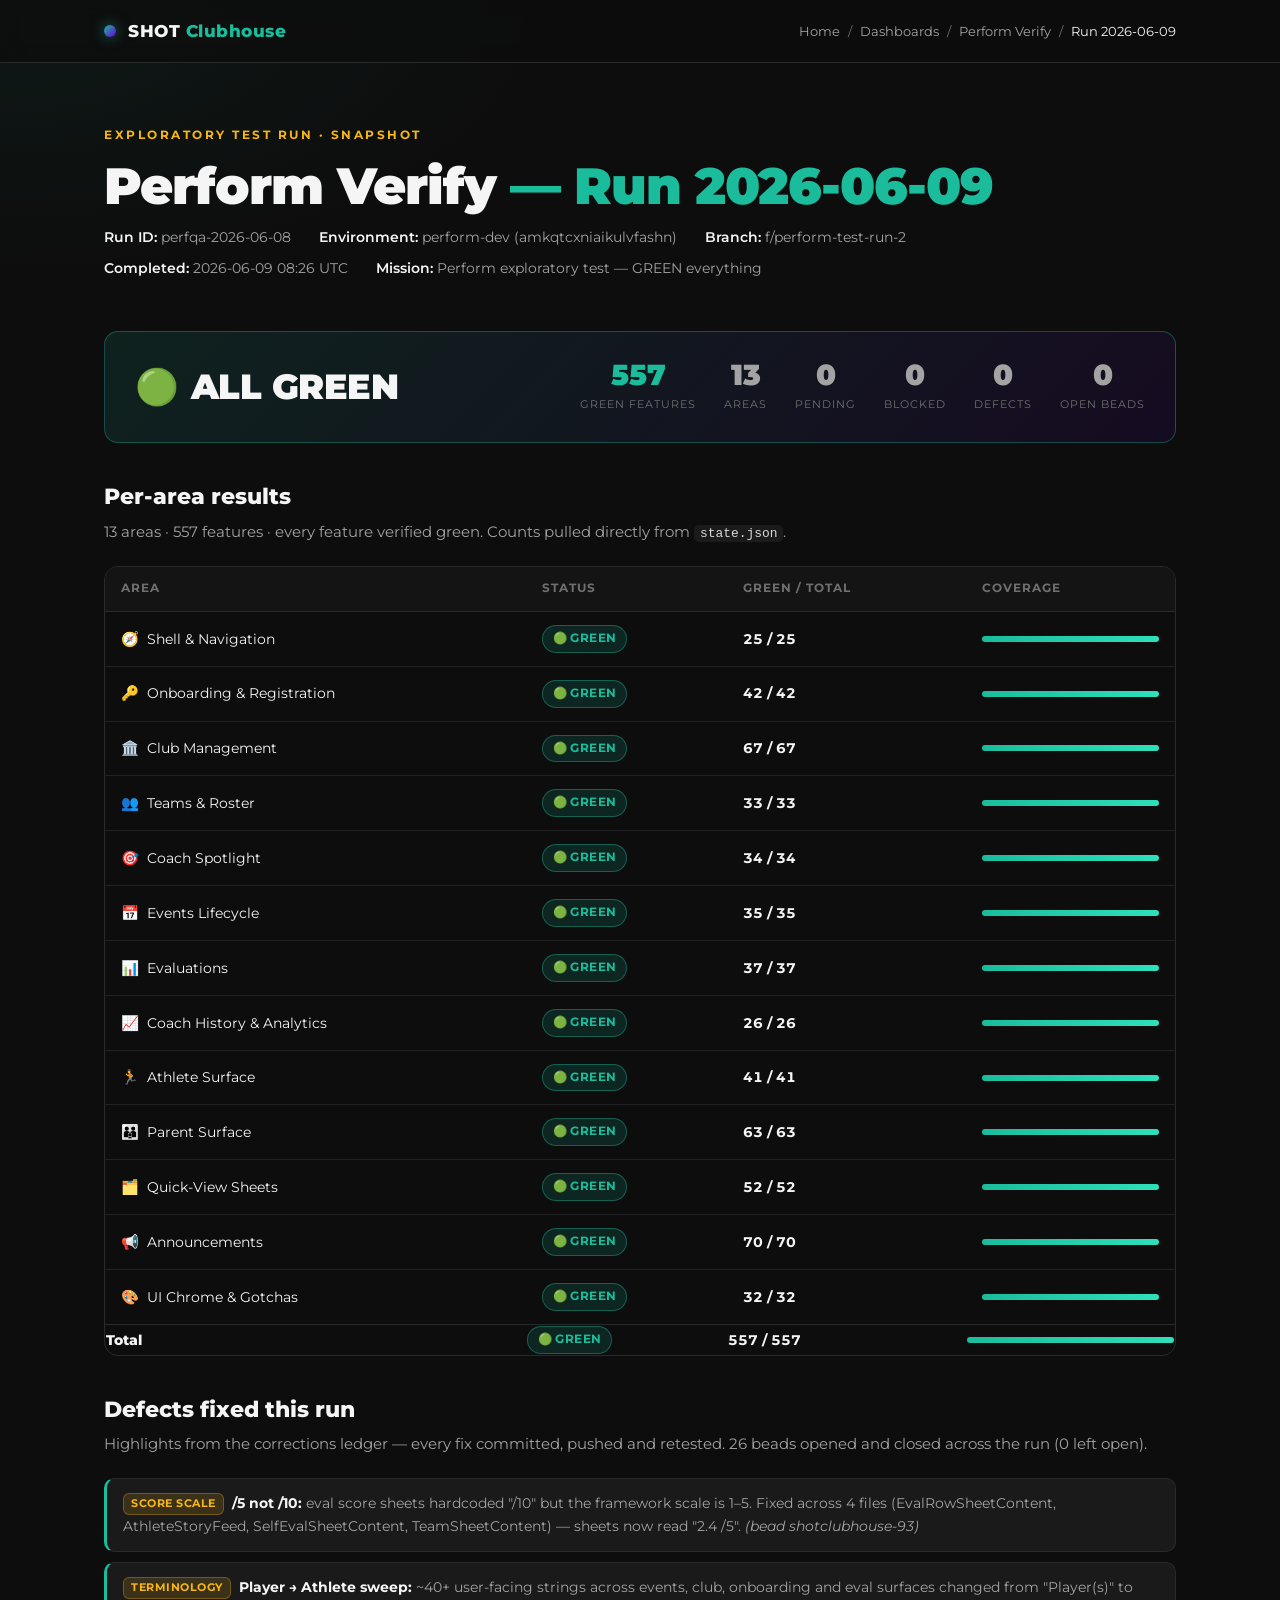
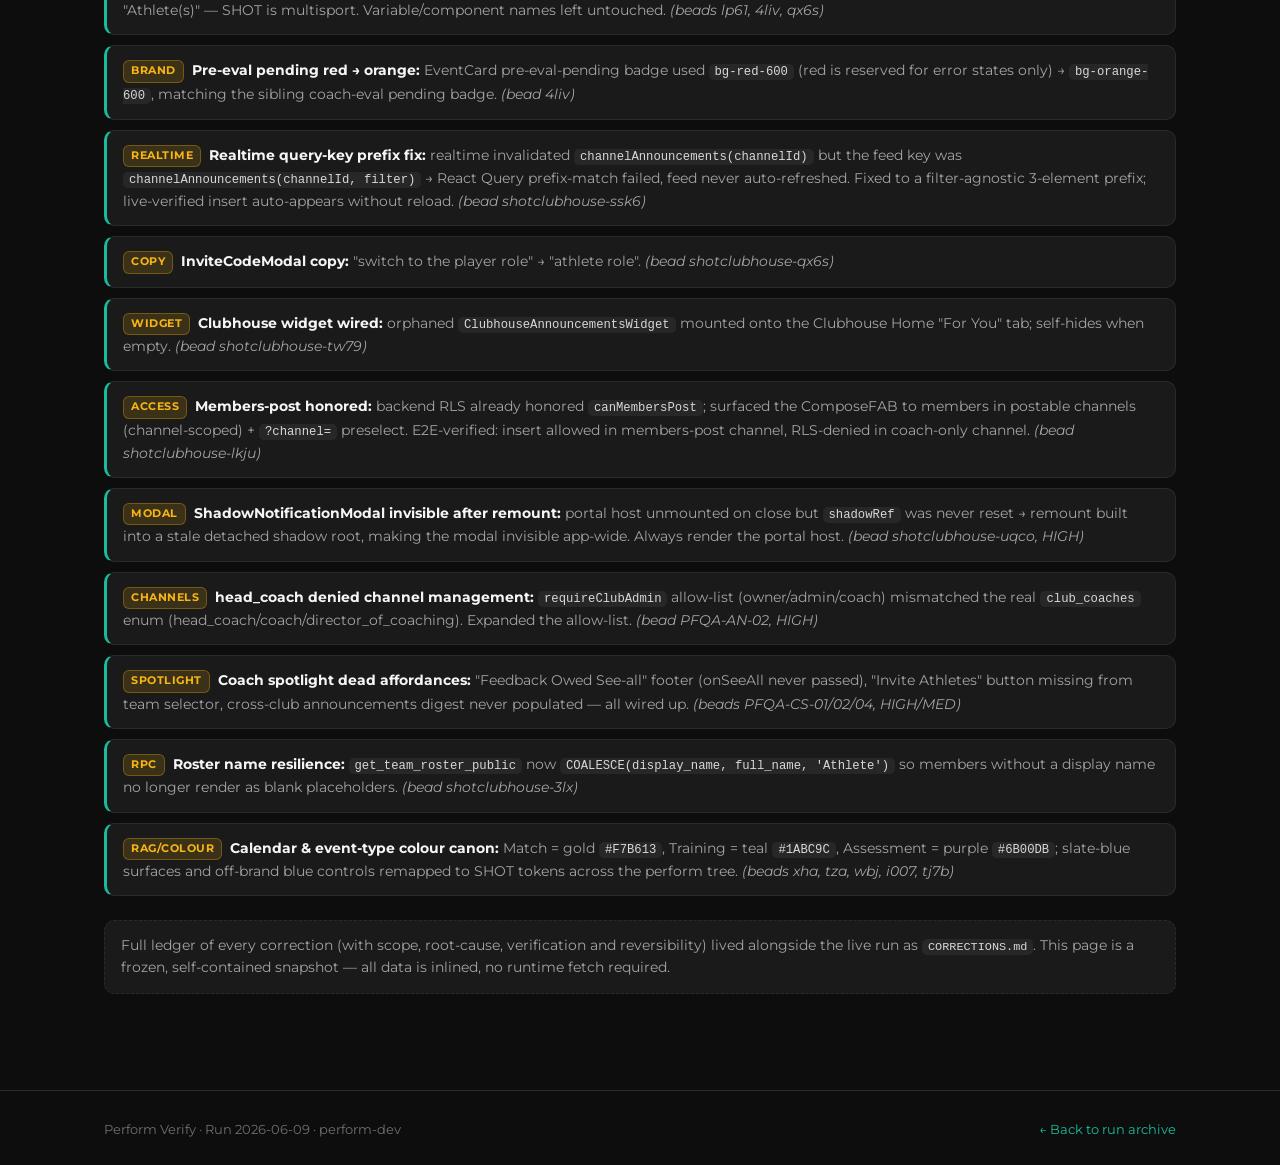
<file: dashboards/perform-verify/runs/2026-06-09/summary.html>
<!DOCTYPE html>
<html lang="en">
<head>
<meta charset="UTF-8" />
<meta name="viewport" content="width=device-width, initial-scale=1.0" />
<title>Perform Verify — Run 2026-06-09</title>
<link rel="stylesheet" href="../../../../assets/style.css" />
</head>
<body>

<div class="topbar">
  <div class="wrap">
    <div class="brand"><span class="dot"></span><span class="name">SHOT <span>Clubhouse</span></span></div>
    <div class="crumbs">
      <a href="../../../../index.html">Home</a><span class="sep">/</span>
      <a href="../../../index.html">Dashboards</a><span class="sep">/</span>
      <a href="../../index.html">Perform Verify</a><span class="sep">/</span>
      <span class="here">Run 2026-06-09</span>
    </div>
  </div>
</div>

<div class="wrap">
  <section class="hero" style="padding-bottom:8px">
    <div class="eyebrow">Exploratory Test Run · Snapshot</div>
    <h1>Perform Verify <span class="accent">— Run 2026-06-09</span></h1>
    <div class="meta-grid">
      <span><b>Run ID:</b> perfqa-2026-06-08</span>
      <span><b>Environment:</b> perform-dev (amkqtcxniaikulvfashn)</span>
      <span><b>Branch:</b> f/perform-test-run-2</span>
      <span><b>Completed:</b> 2026-06-09 08:26 UTC</span>
      <span><b>Mission:</b> Perform exploratory test — GREEN everything</span>
    </div>
  </section>

  <section class="section" style="padding-top:18px">
    <div class="headline">
      <div class="big"><span class="tick">🟢</span> ALL GREEN</div>
      <div class="statline">
        <div class="stat"><div class="v teal">557</div><div class="l">Green features</div></div>
        <div class="stat"><div class="v muted">13</div><div class="l">Areas</div></div>
        <div class="stat"><div class="v muted">0</div><div class="l">Pending</div></div>
        <div class="stat"><div class="v muted">0</div><div class="l">Blocked</div></div>
        <div class="stat"><div class="v muted">0</div><div class="l">Defects</div></div>
        <div class="stat"><div class="v muted">0</div><div class="l">Open beads</div></div>
      </div>
    </div>

    <h2 class="section-title">Per-area results</h2>
    <p class="section-sub">13 areas · 557 features · every feature verified green. Counts pulled directly from <code>state.json</code>.</p>

    <div class="table-wrap">
      <table>
        <thead>
          <tr><th>Area</th><th>Status</th><th>Green / Total</th><th>Coverage</th></tr>
        </thead>
        <tbody id="area-rows"><!-- injected --></tbody>
        <tfoot>
          <tr style="border-top:1px solid var(--border)">
            <td style="font-weight:800">Total</td>
            <td><span class="pill green">🟢 GREEN</span></td>
            <td class="num">557 / 557</td>
            <td><div class="bar"><span style="width:100%"></span></div></td>
          </tr>
        </tfoot>
      </table>
    </div>

    <h2 class="section-title">Defects fixed this run</h2>
    <p class="section-sub">Highlights from the corrections ledger — every fix committed, pushed and retested. 26 beads opened and closed across the run (0 left open).</p>

    <ul class="fixlist">
      <li><span class="tag">SCORE SCALE</span><b>/5 not /10:</b> eval score sheets hardcoded "/10" but the framework scale is 1–5. Fixed across 4 files (EvalRowSheetContent, AthleteStoryFeed, SelfEvalSheetContent, TeamSheetContent) — sheets now read "2.4 /5". <em>(bead shotclubhouse-93)</em></li>
      <li><span class="tag">TERMINOLOGY</span><b>Player → Athlete sweep:</b> ~40+ user-facing strings across events, club, onboarding and eval surfaces changed from "Player(s)" to "Athlete(s)" — SHOT is multisport. Variable/component names left untouched. <em>(beads lp61, 4liv, qx6s)</em></li>
      <li><span class="tag">BRAND</span><b>Pre-eval pending red → orange:</b> EventCard pre-eval-pending badge used <code>bg-red-600</code> (red is reserved for error states only) → <code>bg-orange-600</code>, matching the sibling coach-eval pending badge. <em>(bead 4liv)</em></li>
      <li><span class="tag">REALTIME</span><b>Realtime query-key prefix fix:</b> realtime invalidated <code>channelAnnouncements(channelId)</code> but the feed key was <code>channelAnnouncements(channelId, filter)</code> → React Query prefix-match failed, feed never auto-refreshed. Fixed to a filter-agnostic 3-element prefix; live-verified insert auto-appears without reload. <em>(bead shotclubhouse-ssk6)</em></li>
      <li><span class="tag">COPY</span><b>InviteCodeModal copy:</b> "switch to the player role" → "athlete role". <em>(bead shotclubhouse-qx6s)</em></li>
      <li><span class="tag">WIDGET</span><b>Clubhouse widget wired:</b> orphaned <code>ClubhouseAnnouncementsWidget</code> mounted onto the Clubhouse Home "For You" tab; self-hides when empty. <em>(bead shotclubhouse-tw79)</em></li>
      <li><span class="tag">ACCESS</span><b>Members-post honored:</b> backend RLS already honored <code>canMembersPost</code>; surfaced the ComposeFAB to members in postable channels (channel-scoped) + <code>?channel=</code> preselect. E2E-verified: insert allowed in members-post channel, RLS-denied in coach-only channel. <em>(bead shotclubhouse-lkju)</em></li>
      <li><span class="tag">MODAL</span><b>ShadowNotificationModal invisible after remount:</b> portal host unmounted on close but <code>shadowRef</code> was never reset → remount built into a stale detached shadow root, making the modal invisible app-wide. Always render the portal host. <em>(bead shotclubhouse-uqco, HIGH)</em></li>
      <li><span class="tag">CHANNELS</span><b>head_coach denied channel management:</b> <code>requireClubAdmin</code> allow-list (owner/admin/coach) mismatched the real <code>club_coaches</code> enum (head_coach/coach/director_of_coaching). Expanded the allow-list. <em>(bead PFQA-AN-02, HIGH)</em></li>
      <li><span class="tag">SPOTLIGHT</span><b>Coach spotlight dead affordances:</b> "Feedback Owed See-all" footer (onSeeAll never passed), "Invite Athletes" button missing from team selector, cross-club announcements digest never populated — all wired up. <em>(beads PFQA-CS-01/02/04, HIGH/MED)</em></li>
      <li><span class="tag">RPC</span><b>Roster name resilience:</b> <code>get_team_roster_public</code> now <code>COALESCE(display_name, full_name, 'Athlete')</code> so members without a display name no longer render as blank placeholders. <em>(bead shotclubhouse-3lx)</em></li>
      <li><span class="tag">RAG/COLOUR</span><b>Calendar &amp; event-type colour canon:</b> Match = gold <code>#F7B613</code>, Training = teal <code>#1ABC9C</code>, Assessment = purple <code>#6B00DB</code>; slate-blue surfaces and off-brand blue controls remapped to SHOT tokens across the perform tree. <em>(beads xha, tza, wbj, i007, tj7b)</em></li>
    </ul>

    <div class="callout" style="margin-top:24px">
      Full ledger of every correction (with scope, root-cause, verification and reversibility) lived alongside the live run as <code>CORRECTIONS.md</code>. This page is a frozen, self-contained snapshot — all data is inlined, no runtime fetch required.
    </div>
  </section>
</div>

<footer>
  <div class="wrap">
    <span>Perform Verify · Run 2026-06-09 · perform-dev</span>
    <a href="../../index.html">← Back to run archive</a>
  </div>
</footer>

<script>
// Authoritative per-area data, inlined from state.json (.areas[]).
const AREAS = [
  { icon:"🧭", name:"Shell & Navigation",        green:25, total:25 },
  { icon:"🔑", name:"Onboarding & Registration",  green:42, total:42 },
  { icon:"🏛️", name:"Club Management",            green:67, total:67 },
  { icon:"👥", name:"Teams & Roster",             green:33, total:33 },
  { icon:"🎯", name:"Coach Spotlight",            green:34, total:34 },
  { icon:"📅", name:"Events Lifecycle",           green:35, total:35 },
  { icon:"📊", name:"Evaluations",                green:37, total:37 },
  { icon:"📈", name:"Coach History & Analytics",  green:26, total:26 },
  { icon:"🏃", name:"Athlete Surface",            green:41, total:41 },
  { icon:"👪", name:"Parent Surface",             green:63, total:63 },
  { icon:"🗂️", name:"Quick-View Sheets",          green:52, total:52 },
  { icon:"📢", name:"Announcements",              green:70, total:70 },
  { icon:"🎨", name:"UI Chrome & Gotchas",        green:32, total:32 }
];
const tbody = document.getElementById("area-rows");
tbody.innerHTML = AREAS.map(a => {
  const pct = Math.round((a.green / a.total) * 100);
  return `<tr>
    <td><span class="areaicon">${a.icon}</span>${a.name}</td>
    <td><span class="pill green">🟢 GREEN</span></td>
    <td class="num">${a.green} / ${a.total}</td>
    <td><div class="bar"><span style="width:${pct}%"></span></div></td>
  </tr>`;
}).join("");
</script>

</body>
</html>
</file>
<file: assets/style.css>
/* SHOT Clubhouse — shared dark theme
   Palette: teal #1ABC9C · purple #6B00DB · gold #F7B613
   Surfaces: #0d0d0d / #141414 / #1A1A1A. Red #EF4444 = ERROR STATES ONLY. */

@import url('https://fonts.googleapis.com/css2?family=Montserrat:wght@400;500;600;700;800;900&display=swap');

:root {
  --teal: #1ABC9C;
  --purple: #6B00DB;
  --gold: #F7B613;
  --error: #EF4444;

  --bg: #0d0d0d;
  --surface: #141414;
  --surface-elevated: #1A1A1A;
  --surface-hover: #202020;
  --border: #2a2a2a;
  --border-soft: #222;

  --text: #f5f5f5;
  --text-muted: #a3a3a3;
  --text-dim: #6f6f6f;

  --radius: 14px;
  --radius-sm: 10px;
  --maxw: 1120px;
}

* { box-sizing: border-box; }

html { scroll-behavior: smooth; }

body {
  margin: 0;
  font-family: 'Montserrat', -apple-system, BlinkMacSystemFont, 'Segoe UI', sans-serif;
  background:
    radial-gradient(1200px 600px at 80% -10%, rgba(107,0,219,0.10), transparent 60%),
    radial-gradient(1000px 500px at 0% 0%, rgba(26,188,156,0.07), transparent 55%),
    var(--bg);
  color: var(--text);
  line-height: 1.55;
  min-height: 100vh;
  -webkit-font-smoothing: antialiased;
}

.wrap { max-width: var(--maxw); margin: 0 auto; padding: 0 24px; }

a { color: var(--teal); text-decoration: none; }
a:hover { text-decoration: underline; }

/* ---------- Top bar / breadcrumb ---------- */
.topbar {
  border-bottom: 1px solid var(--border);
  background: rgba(13,13,13,0.85);
  backdrop-filter: blur(10px);
  position: sticky; top: 0; z-index: 50;
}
.topbar .wrap {
  display: flex; align-items: center; justify-content: space-between;
  height: 62px;
}
.brand { display: flex; align-items: center; gap: 12px; font-weight: 800; letter-spacing: .5px; }
.brand .dot {
  width: 12px; height: 12px; border-radius: 50%;
  background: linear-gradient(135deg, var(--teal), var(--purple));
  box-shadow: 0 0 14px rgba(26,188,156,0.6);
}
.brand .name { font-size: 1.05rem; }
.brand .name span { color: var(--teal); }

.crumbs { font-size: .82rem; color: var(--text-dim); display: flex; gap: 8px; align-items: center; flex-wrap: wrap; }
.crumbs a { color: var(--text-muted); }
.crumbs .sep { color: var(--text-dim); }
.crumbs .here { color: var(--text); }

/* ---------- Hero ---------- */
.hero { padding: 64px 0 36px; }
.hero h1 {
  font-size: clamp(2rem, 5vw, 3.2rem);
  font-weight: 900; line-height: 1.05; margin: 0 0 14px;
  letter-spacing: -1px;
}
.hero h1 .accent { color: var(--teal); }
.hero p.lede { font-size: 1.12rem; color: var(--text-muted); max-width: 680px; margin: 0; }
.eyebrow {
  text-transform: uppercase; letter-spacing: 2.5px; font-size: .72rem; font-weight: 700;
  color: var(--gold); margin-bottom: 14px;
}

/* ---------- Section headings ---------- */
.section { padding: 22px 0 56px; }
.section-title { font-size: 1.4rem; font-weight: 800; margin: 36px 0 6px; }
.section-sub { color: var(--text-muted); margin: 0 0 22px; font-size: .95rem; }

/* ---------- Cards ---------- */
.grid { display: grid; gap: 18px; }
.grid.cols-2 { grid-template-columns: repeat(2, 1fr); }
.grid.cols-3 { grid-template-columns: repeat(3, 1fr); }
.grid.cols-4 { grid-template-columns: repeat(4, 1fr); }
@media (max-width: 880px) { .grid.cols-2, .grid.cols-3, .grid.cols-4 { grid-template-columns: 1fr; } }

.card {
  display: block;
  background: linear-gradient(180deg, var(--surface-elevated), var(--surface));
  border: 1px solid var(--border);
  border-radius: var(--radius);
  padding: 22px;
  transition: transform .16s ease, border-color .16s ease, box-shadow .16s ease;
}
a.card:hover {
  transform: translateY(-3px);
  border-color: rgba(26,188,156,0.45);
  box-shadow: 0 12px 30px rgba(0,0,0,0.45);
  text-decoration: none;
}
.card .icon { font-size: 1.6rem; margin-bottom: 10px; display: block; }
.card h3 { margin: 0 0 6px; font-size: 1.1rem; font-weight: 700; color: var(--text); }
.card p { margin: 0; color: var(--text-muted); font-size: .9rem; }
.card .meta { margin-top: 14px; font-size: .78rem; color: var(--text-dim); display: flex; gap: 8px; align-items: center; }

.card.accent-teal { border-top: 3px solid var(--teal); }
.card.accent-purple { border-top: 3px solid var(--purple); }
.card.accent-gold { border-top: 3px solid var(--gold); }

.card.stub { opacity: .72; border-style: dashed; }
.card.stub:hover { transform: none; }

/* ---------- Badges / pills ---------- */
.pill {
  display: inline-flex; align-items: center; gap: 6px;
  font-size: .72rem; font-weight: 700; letter-spacing: .4px;
  padding: 4px 10px; border-radius: 999px;
  background: rgba(255,255,255,0.05); border: 1px solid var(--border); color: var(--text-muted);
}
.pill.green { background: rgba(26,188,156,0.14); border-color: rgba(26,188,156,0.4); color: var(--teal); }
.pill.gold  { background: rgba(247,182,19,0.14); border-color: rgba(247,182,19,0.4); color: var(--gold); }
.pill.purple{ background: rgba(107,0,219,0.18); border-color: rgba(107,0,219,0.5); color: #b07cff; }
.pill.error { background: rgba(239,68,68,0.14); border-color: rgba(239,68,68,0.4); color: var(--error); }
.pill.soon  { background: rgba(255,255,255,0.04); border-style: dashed; color: var(--text-dim); }

/* ---------- Tables ---------- */
.table-wrap { overflow-x: auto; border: 1px solid var(--border); border-radius: var(--radius); }
table { width: 100%; border-collapse: collapse; font-size: .9rem; }
thead th {
  text-align: left; padding: 13px 16px; font-size: .72rem; text-transform: uppercase;
  letter-spacing: 1px; color: var(--text-dim); background: var(--surface);
  border-bottom: 1px solid var(--border); white-space: nowrap;
}
tbody td { padding: 13px 16px; border-bottom: 1px solid var(--border-soft); color: var(--text); }
tbody tr:last-child td { border-bottom: none; }
tbody tr:hover td { background: var(--surface-hover); }
td.num { font-variant-numeric: tabular-nums; font-weight: 700; }
td .areaicon { margin-right: 8px; }

/* ---------- Big headline result ---------- */
.headline {
  background: linear-gradient(135deg, rgba(26,188,156,0.12), rgba(107,0,219,0.10));
  border: 1px solid rgba(26,188,156,0.35);
  border-radius: var(--radius);
  padding: 28px 30px; margin: 26px 0 36px;
  display: flex; flex-wrap: wrap; align-items: center; gap: 26px; justify-content: space-between;
}
.headline .big {
  font-size: clamp(1.5rem, 4vw, 2.2rem); font-weight: 900; letter-spacing: -.5px;
  display: flex; align-items: center; gap: 12px;
}
.headline .big .tick { color: var(--teal); }
.statline { display: flex; gap: 28px; flex-wrap: wrap; }
.stat { text-align: center; }
.stat .v { font-size: 1.8rem; font-weight: 900; line-height: 1; }
.stat .v.teal { color: var(--teal); }
.stat .v.muted { color: var(--text-muted); }
.stat .l { font-size: .68rem; text-transform: uppercase; letter-spacing: 1px; color: var(--text-dim); margin-top: 6px; }

/* progress bar inside table cell */
.bar { height: 6px; border-radius: 999px; background: var(--border); overflow: hidden; min-width: 90px; }
.bar > span { display: block; height: 100%; background: linear-gradient(90deg, var(--teal), #2ee0bd); }

.meta-grid { display: flex; flex-wrap: wrap; gap: 10px 28px; margin: 8px 0 0; font-size: .85rem; color: var(--text-muted); }
.meta-grid b { color: var(--text); font-weight: 600; }

/* ---------- Defects / list blocks ---------- */
.fixlist { list-style: none; padding: 0; margin: 0; display: grid; gap: 10px; }
.fixlist li {
  background: var(--surface-elevated); border: 1px solid var(--border); border-left: 3px solid var(--teal);
  border-radius: var(--radius-sm); padding: 13px 16px; font-size: .9rem; color: var(--text-muted);
}
.fixlist li b { color: var(--text); }
.fixlist li .tag {
  display: inline-block; font-size: .66rem; font-weight: 700; letter-spacing: .5px;
  padding: 2px 7px; border-radius: 6px; margin-right: 8px; vertical-align: 1px;
  background: rgba(247,182,19,0.15); color: var(--gold); border: 1px solid rgba(247,182,19,0.3);
}

/* ---------- Footer ---------- */
footer {
  border-top: 1px solid var(--border); margin-top: 40px;
  padding: 28px 0; color: var(--text-dim); font-size: .82rem;
}
footer .wrap { display: flex; justify-content: space-between; flex-wrap: wrap; gap: 12px; }

code { font-family: ui-monospace, SFMono-Regular, Menlo, monospace; font-size: .85em;
  background: rgba(255,255,255,0.06); padding: 1px 6px; border-radius: 5px; color: #d8d8d8; }

.callout {
  background: var(--surface-elevated); border: 1px dashed var(--border);
  border-radius: var(--radius-sm); padding: 14px 16px; color: var(--text-muted); font-size: .87rem;
}
</file>
